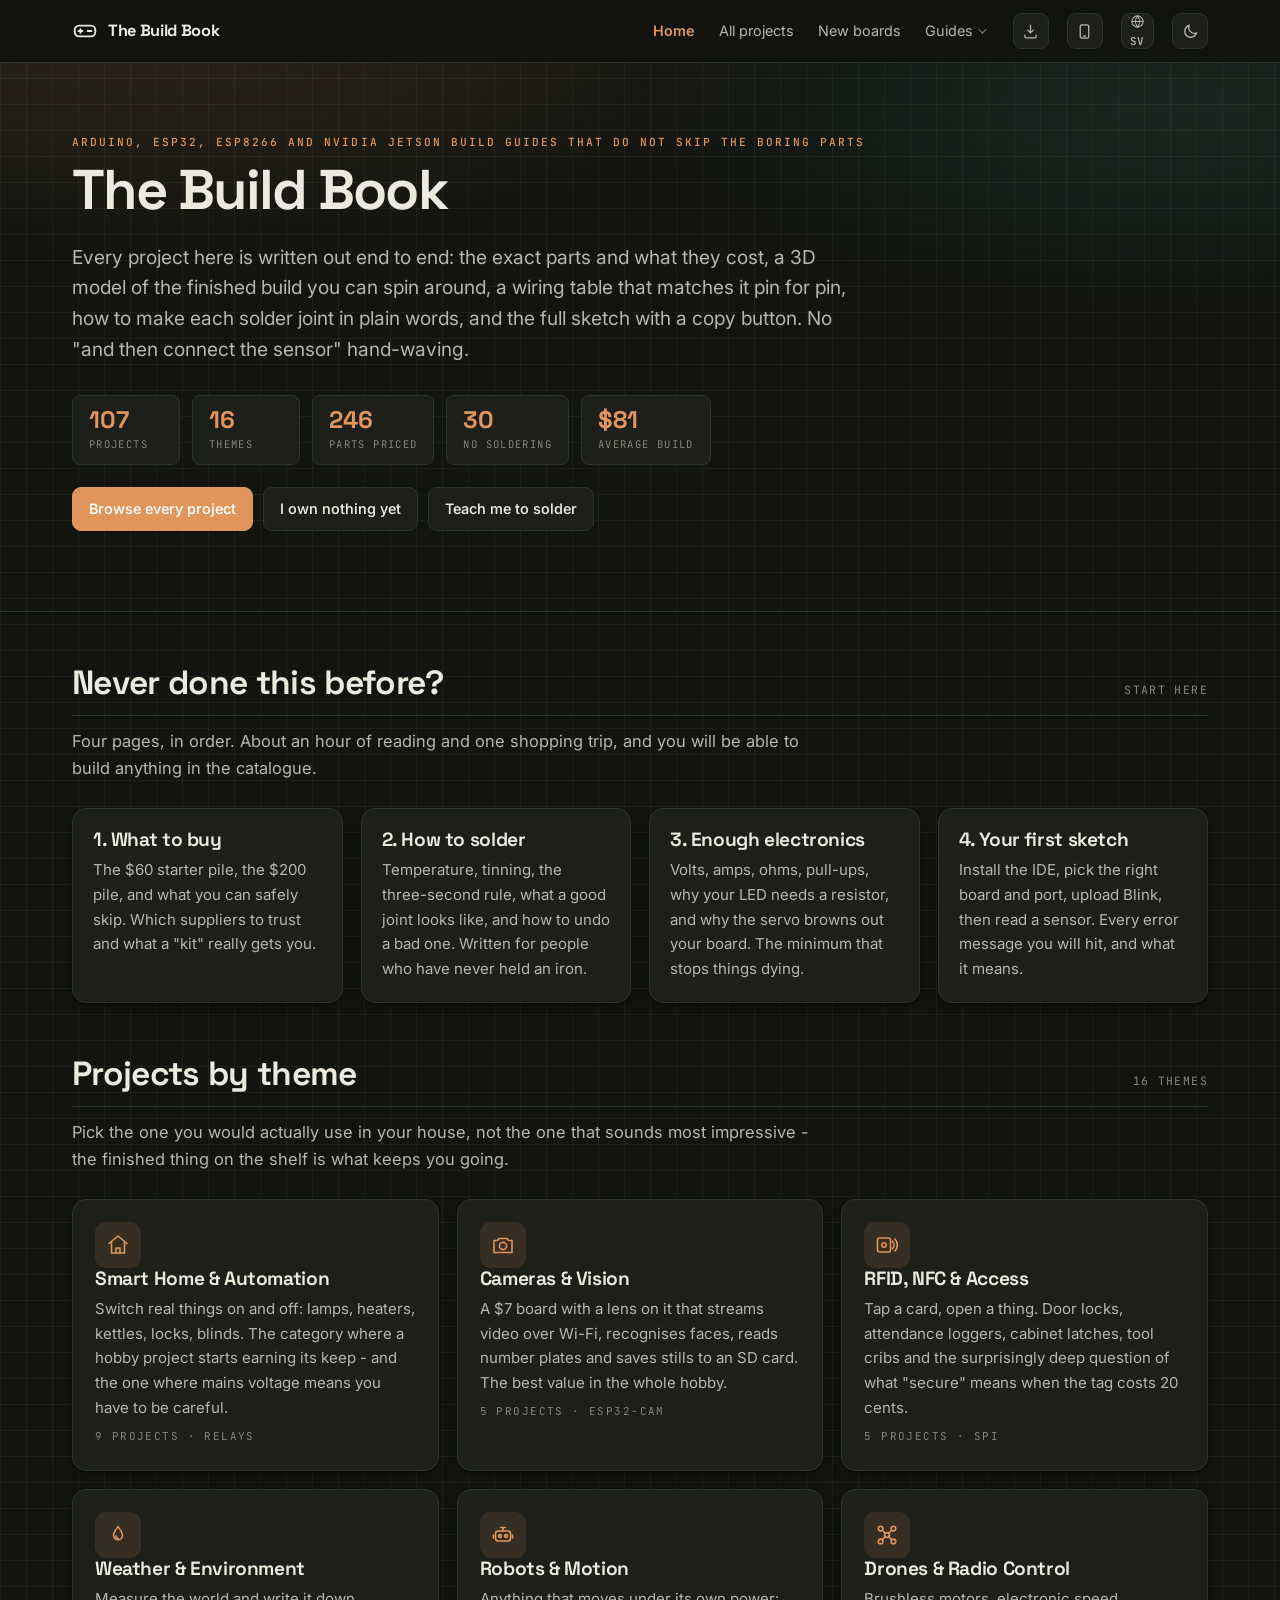
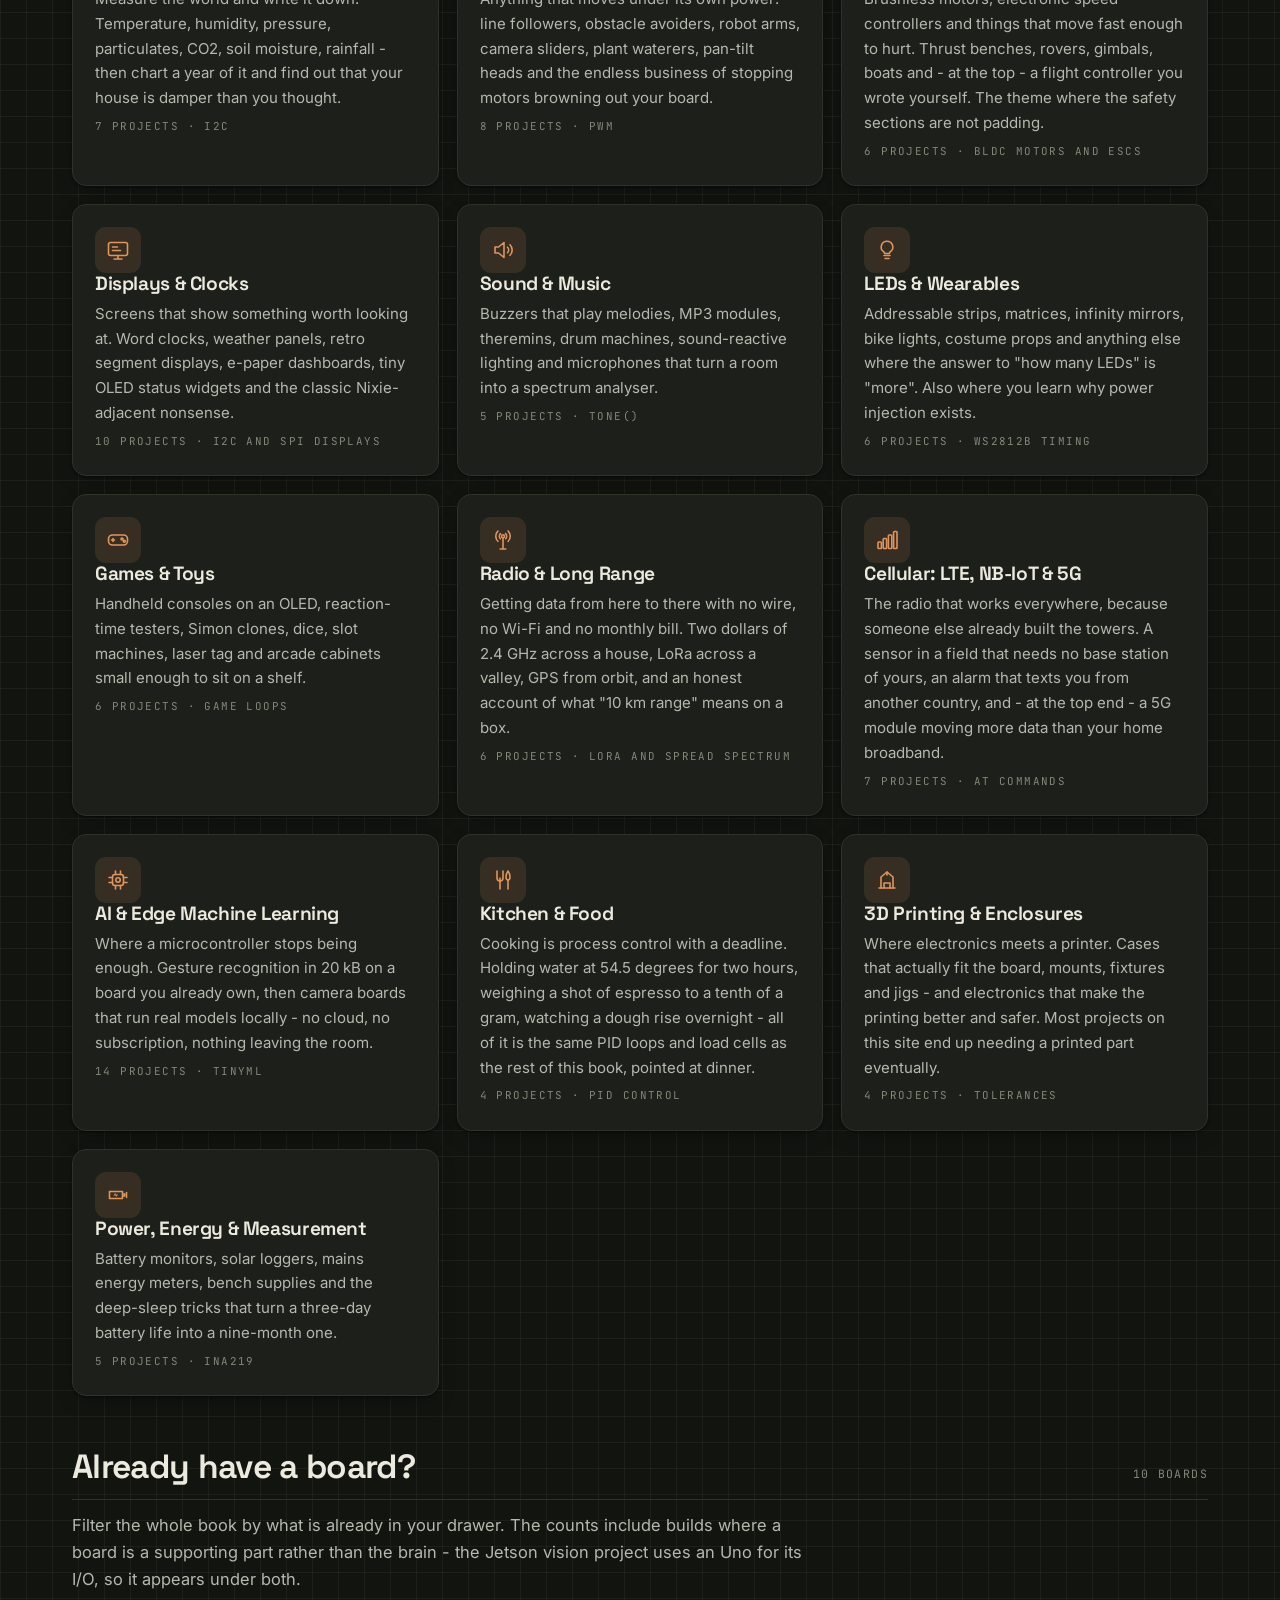
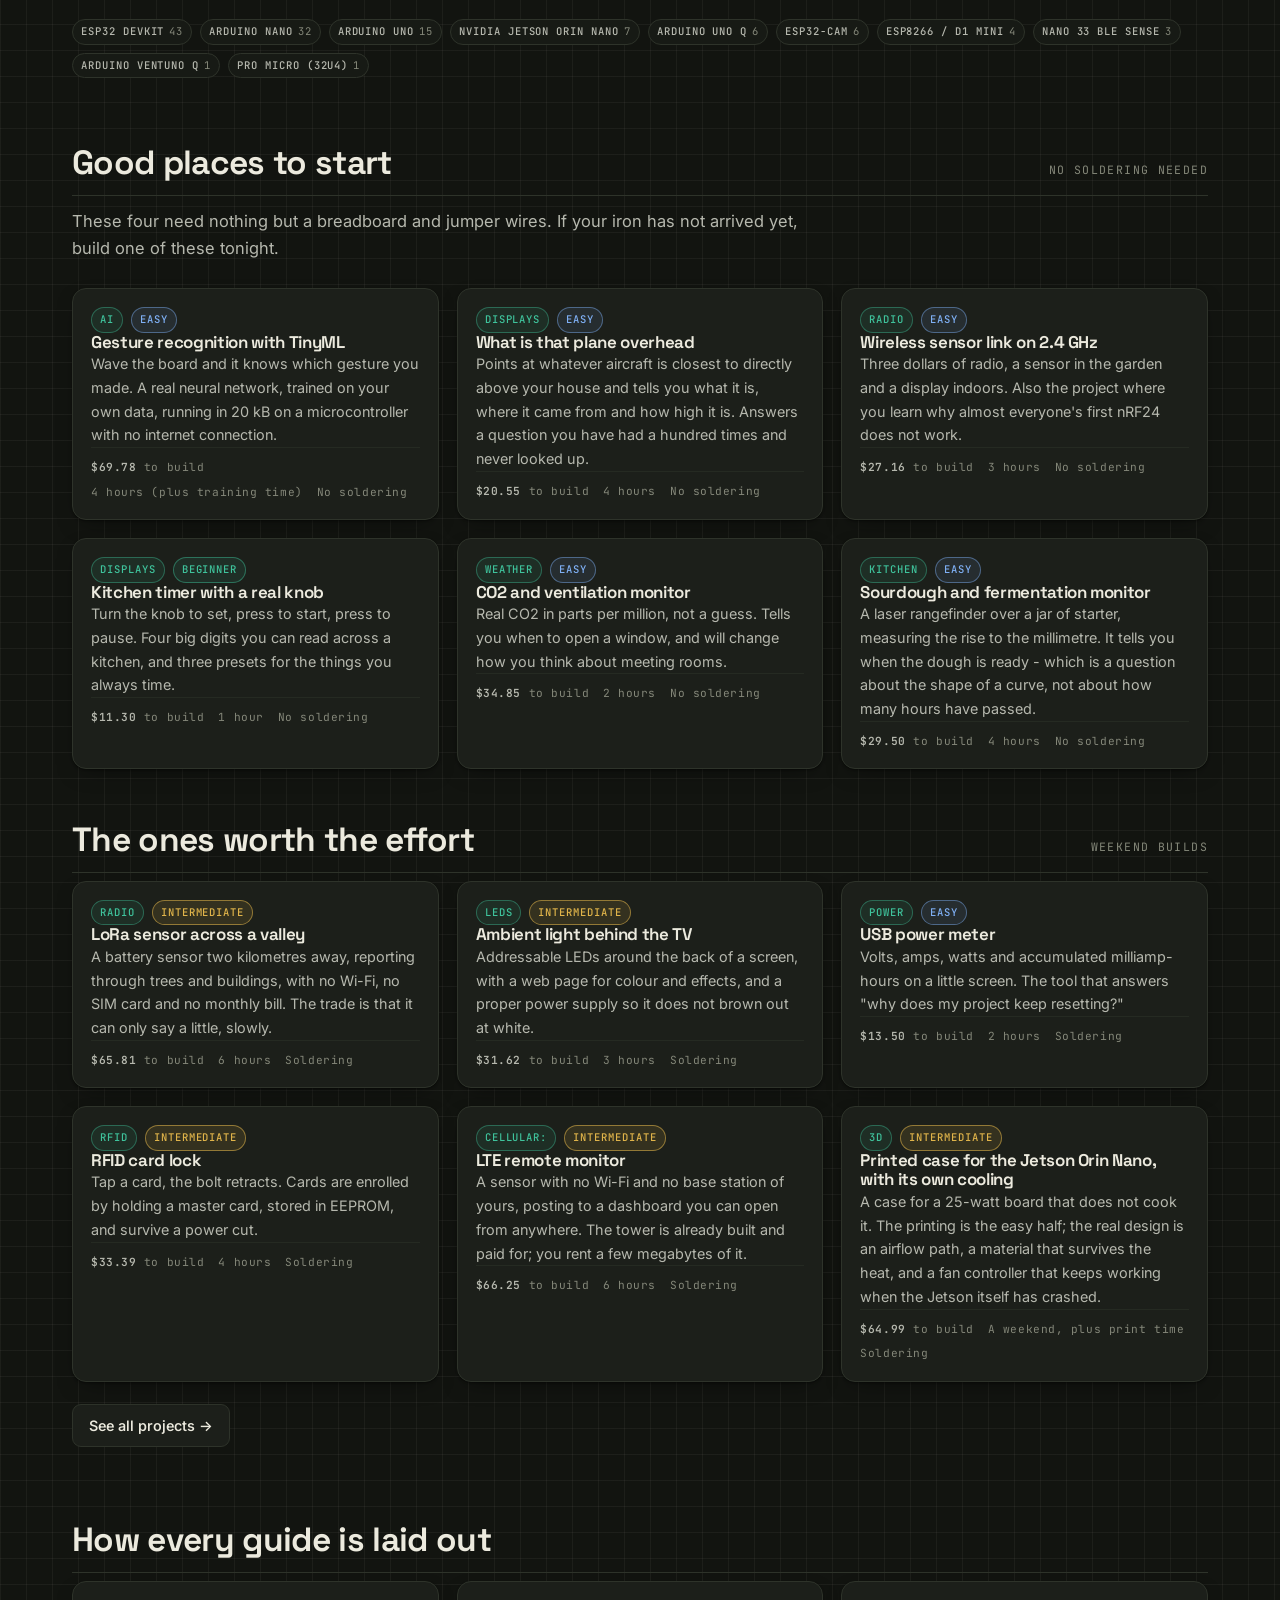
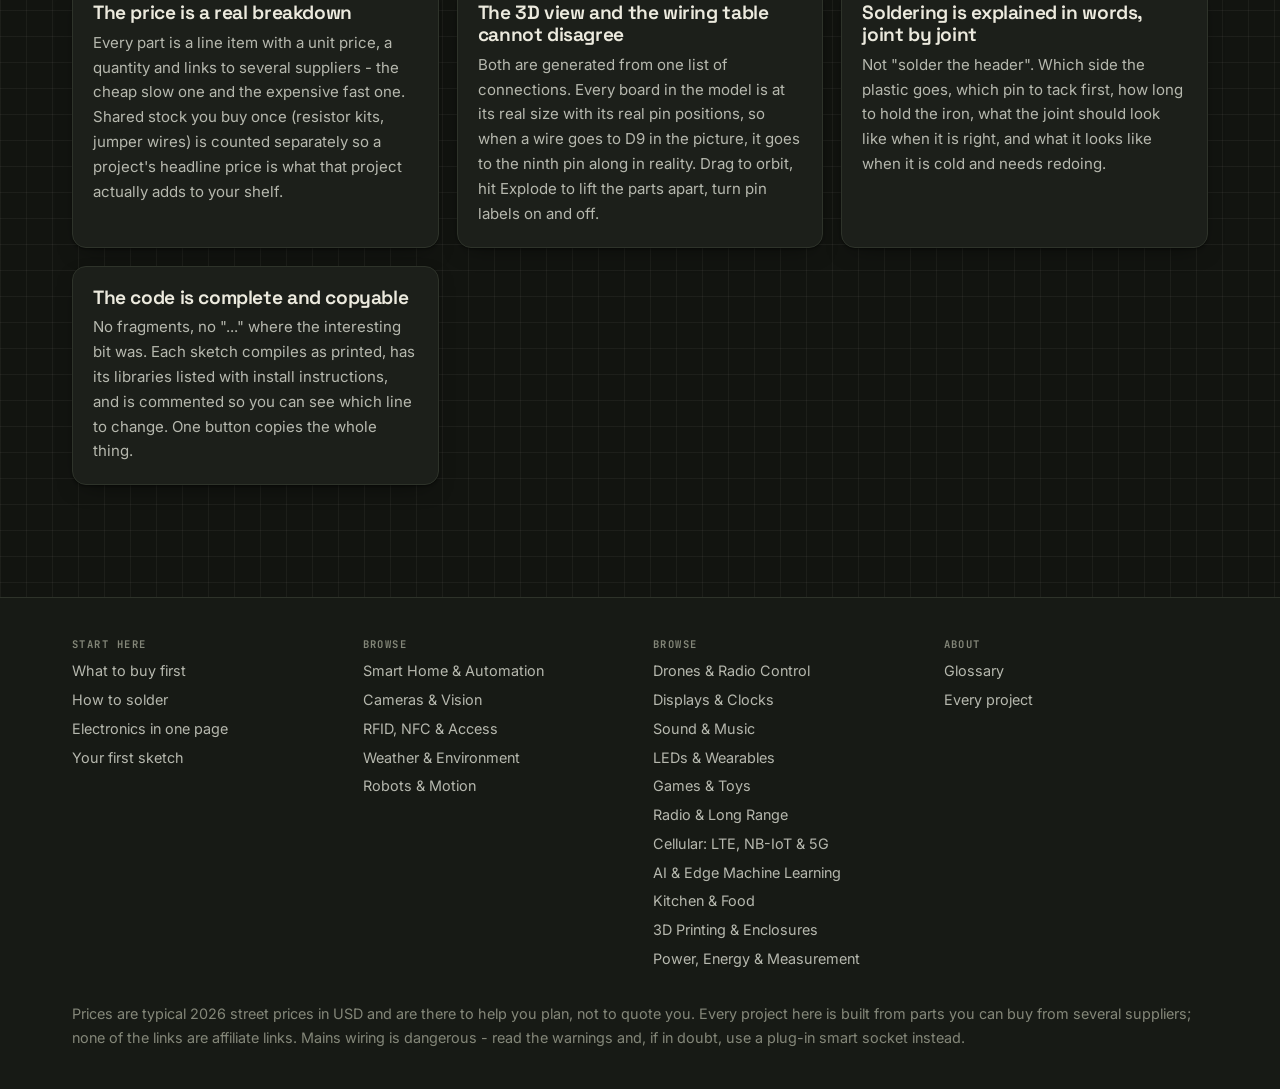
<file: index.html>
<!DOCTYPE html>
<html lang="en">
<head>
<meta charset="utf-8">
<meta name="viewport" content="width=device-width, initial-scale=1">
<title>The Build Book</title>
<meta name="description" content="Build guides for Arduino, ESP32, ESP8266 and NVIDIA Jetson, with the whole build written down: what to buy and what it costs, how to wire it, how to solder it, and code you can copy. Plus a 3D view of every build.">
<link rel="icon" href="assets/favicon.svg" type="image/svg+xml">
<link rel="manifest" href="manifest.webmanifest">
<link rel="apple-touch-icon" href="assets/icons/apple-touch-icon.png">
<meta name="theme-color" content="#b4662b">
<meta name="apple-mobile-web-app-capable" content="yes">
<meta name="apple-mobile-web-app-status-bar-style" content="black-translucent">
<meta name="apple-mobile-web-app-title" content="Build Book">
<link rel="preconnect" href="https://fonts.googleapis.com">
<link rel="preconnect" href="https://fonts.gstatic.com" crossorigin>
<link href="https://fonts.googleapis.com/css2?family=Inter:wght@400;500;600&family=Space+Grotesk:wght@500;600;700&family=JetBrains+Mono:wght@400;500;600&display=swap" rel="stylesheet">
<link rel="stylesheet" href="assets/css/style.css">
<script>(function(){try{var t=localStorage.getItem('ab-theme')||'dark';document.documentElement.setAttribute('data-theme',t);}catch(e){}}());</script>
</head>
<body>
<a class="skip" href="#main">Skip to content</a>

<section class="hero">
  <div class="wrap">
    <p class="kicker">Arduino, ESP32, ESP8266 and NVIDIA Jetson build guides that do not skip the boring parts</p>
    <h1>The Build Book</h1>
    <p class="lede">Every project here is written out end to end: the exact parts and what they cost, a 3D model of the
    finished build you can spin around, a wiring table that matches it pin for pin, how to make each solder joint in
    plain words, and the full sketch with a copy button. No "and then connect the sensor" hand-waving.</p>
    <div class="hero-stats" id="stats"></div>
    <div class="btn-row">
      <a class="btn btn-primary" href="projects.html">Browse every project</a>
      <a class="btn" href="basics/tools.html">I own nothing yet</a>
      <a class="btn" href="basics/soldering.html">Teach me to solder</a>
    </div>
  </div>
</section>

<main class="wrap" id="main">

  <section class="section">
    <div class="sec-head"><h2>Never done this before?</h2><span class="count">Start here</span></div>
    <p class="sec-sub">Four pages, in order. About an hour of reading and one shopping trip, and you will be able to
    build anything in the catalogue.</p>
    <div class="grid grid-4">
      <a class="card" href="basics/tools.html"><h3>1. What to buy</h3><p>The $60 starter pile, the $200 pile, and what
      you can safely skip. Which suppliers to trust and what a "kit" really gets you.</p></a>
      <a class="card" href="basics/soldering.html"><h3>2. How to solder</h3><p>Temperature, tinning, the three-second
      rule, what a good joint looks like, and how to undo a bad one. Written for people who have never held an iron.</p></a>
      <a class="card" href="basics/electronics.html"><h3>3. Enough electronics</h3><p>Volts, amps, ohms, pull-ups,
      why your LED needs a resistor, and why the servo browns out your board. The minimum that stops things dying.</p></a>
      <a class="card" href="basics/programming.html"><h3>4. Your first sketch</h3><p>Install the IDE, pick the right
      board and port, upload Blink, then read a sensor. Every error message you will hit, and what it means.</p></a>
    </div>
  </section>

  <section class="section">
    <div class="sec-head"><h2>Projects by theme</h2><span class="count" id="cat-count"></span></div>
    <p class="sec-sub">Pick the one you would actually use in your house, not the one that sounds
    most impressive - the finished thing on the shelf is what keeps you going.</p>
    <div class="grid grid-3" id="cats"></div>
  </section>

  <section class="section">
    <div class="sec-head"><h2>Already have a board?</h2><span class="count" id="board-count"></span></div>
    <p class="sec-sub">Filter the whole book by what is already in your drawer. The counts include builds where
    a board is a supporting part rather than the brain - the Jetson vision project uses an Uno for its I/O, so
    it appears under both.</p>
    <div class="pill-list" id="boards"></div>
  </section>

  <section class="section">
    <div class="sec-head"><h2>Good places to start</h2><span class="count">No soldering needed</span></div>
    <p class="sec-sub">These four need nothing but a breadboard and jumper wires. If your iron has not arrived yet,
    build one of these tonight.</p>
    <div class="grid grid-3" id="easy"></div>
  </section>

  <section class="section">
    <div class="sec-head"><h2>The ones worth the effort</h2><span class="count">Weekend builds</span></div>
    <div class="grid grid-3" id="feature"></div>
    <div class="btn-row"><a class="btn" href="projects.html">See all projects &rarr;</a></div>
  </section>

  <section class="section">
    <div class="sec-head"><h2>How every guide is laid out</h2></div>
    <div class="grid grid-2">
      <div class="card">
        <h3>The price is a real breakdown</h3>
        <p>Every part is a line item with a unit price, a quantity and links to several suppliers - the cheap slow one
        and the expensive fast one. Shared stock you buy once (resistor kits, jumper wires) is counted separately so a
        project's headline price is what that project actually adds to your shelf.</p>
      </div>
      <div class="card">
        <h3>The 3D view and the wiring table cannot disagree</h3>
        <p>Both are generated from one list of connections. Every board in the model is at its real size with its real
        pin positions, so when a wire goes to D9 in the picture, it goes to the ninth pin along in reality. Drag to
        orbit, hit Explode to lift the parts apart, turn pin labels on and off.</p>
      </div>
      <div class="card">
        <h3>Soldering is explained in words, joint by joint</h3>
        <p>Not "solder the header". Which side the plastic goes, which pin to tack first, how long to hold the iron,
        what the joint should look like when it is right, and what it looks like when it is cold and needs redoing.</p>
      </div>
      <div class="card">
        <h3>The code is complete and copyable</h3>
        <p>No fragments, no "..." where the interesting bit was. Each sketch compiles as printed, has its libraries
        listed with install instructions, and is commented so you can see which line to change. One button copies
        the whole thing.</p>
      </div>
    </div>
  </section>

</main>

<script src="assets/data/parts.js"></script>
<script src="assets/data/categories.js"></script>
<script src="assets/data/index.js"></script>
<script src="assets/data/i18n.js"></script>
<script src="assets/js/site.js"></script>
<script>
(function () {
  AB.chrome('index.html');

  var idx = AB.index || [];
  var totalCost = idx.reduce(function (a, p) { return a + p.cost; }, 0);
  document.getElementById('stats').innerHTML = [
    [idx.length, 'Projects'],
    [AB.categories.length, 'Themes'],
    [AB.parts.length, 'Parts priced'],
    [idx.filter(function (p) { return !p.solder; }).length, 'No soldering'],
    ['$' + Math.round(totalCost / (idx.length || 1)), 'Average build']
  ].map(function (s) {
    return '<div class="stat"><span class="stat-num">' + s[0] + '</span><span class="stat-label">' + s[1] + '</span></div>';
  }).join('');

  document.getElementById('cat-count').textContent = AB.categories.length + ' themes';

  /* Built from the projects, so a board only appears once something
     uses it - and the counts cannot drift out of step with the book. */
  var boardCount = {};
  AB.index.forEach(function (p) {
    (p.boards || []).forEach(function (b) { boardCount[b] = (boardCount[b] || 0) + 1; });
  });
  var boardIds = Object.keys(boardCount).sort(function (a, b) {
    return boardCount[b] - boardCount[a] || AB.boardName(a).localeCompare(AB.boardName(b));
  });
  document.getElementById('board-count').textContent = boardIds.length + ' boards';
  document.getElementById('boards').innerHTML = boardIds.map(function (b) {
    return '<a class="chip" href="projects.html?board=' + encodeURIComponent(b) + '">' +
           AB.esc(AB.boardName(b)) + ' <span class="n">' + boardCount[b] + '</span></a>';
  }).join('');
  document.getElementById('cats').innerHTML = AB.categories.map(function (c) {
    var n = idx.filter(function (p) { return p.cat === c.slug; }).length;
    return '<a class="card cat-card" href="projects.html?cat=' + c.slug + '">' +
      '<span class="cat-ico"><svg width="24" height="24" viewBox="0 0 24 24" fill="none" stroke="currentColor" ' +
      'stroke-width="1.6" stroke-linecap="round" stroke-linejoin="round">' + c.icon + '</svg></span>' +
      '<h3>' + AB.esc(c.name) + '</h3><p>' + AB.esc(c.blurb) + '</p>' +
      '<span class="n">' + n + ' project' + (n === 1 ? '' : 's') + ' &middot; ' + AB.esc(c.learn.split(',')[0]) + '</span></a>';
  }).join('');

  function cards(host, list) {
    document.getElementById(host).innerHTML = list.map(function (p) { return AB.projectCard(p, ''); }).join('');
  }

  /* There is one featured build per theme, and only six slots. Shuffle so
     that every theme gets its turn on the front page rather than the same
     six alphabetically-first categories every time. */
  function shuffled(list) {
    var a = list.slice();
    for (var i = a.length - 1; i > 0; i--) {
      var j = Math.floor(Math.random() * (i + 1));
      var t = a[i]; a[i] = a[j]; a[j] = t;
    }
    return a;
  }

  cards('easy', shuffled(idx.filter(function (p) { return !p.solder && p.level <= 2; })).slice(0, 6));
  cards('feature', shuffled(idx.filter(function (p) { return p.feature; })).slice(0, 6));
}());
</script>
</body>
</html>
</file>
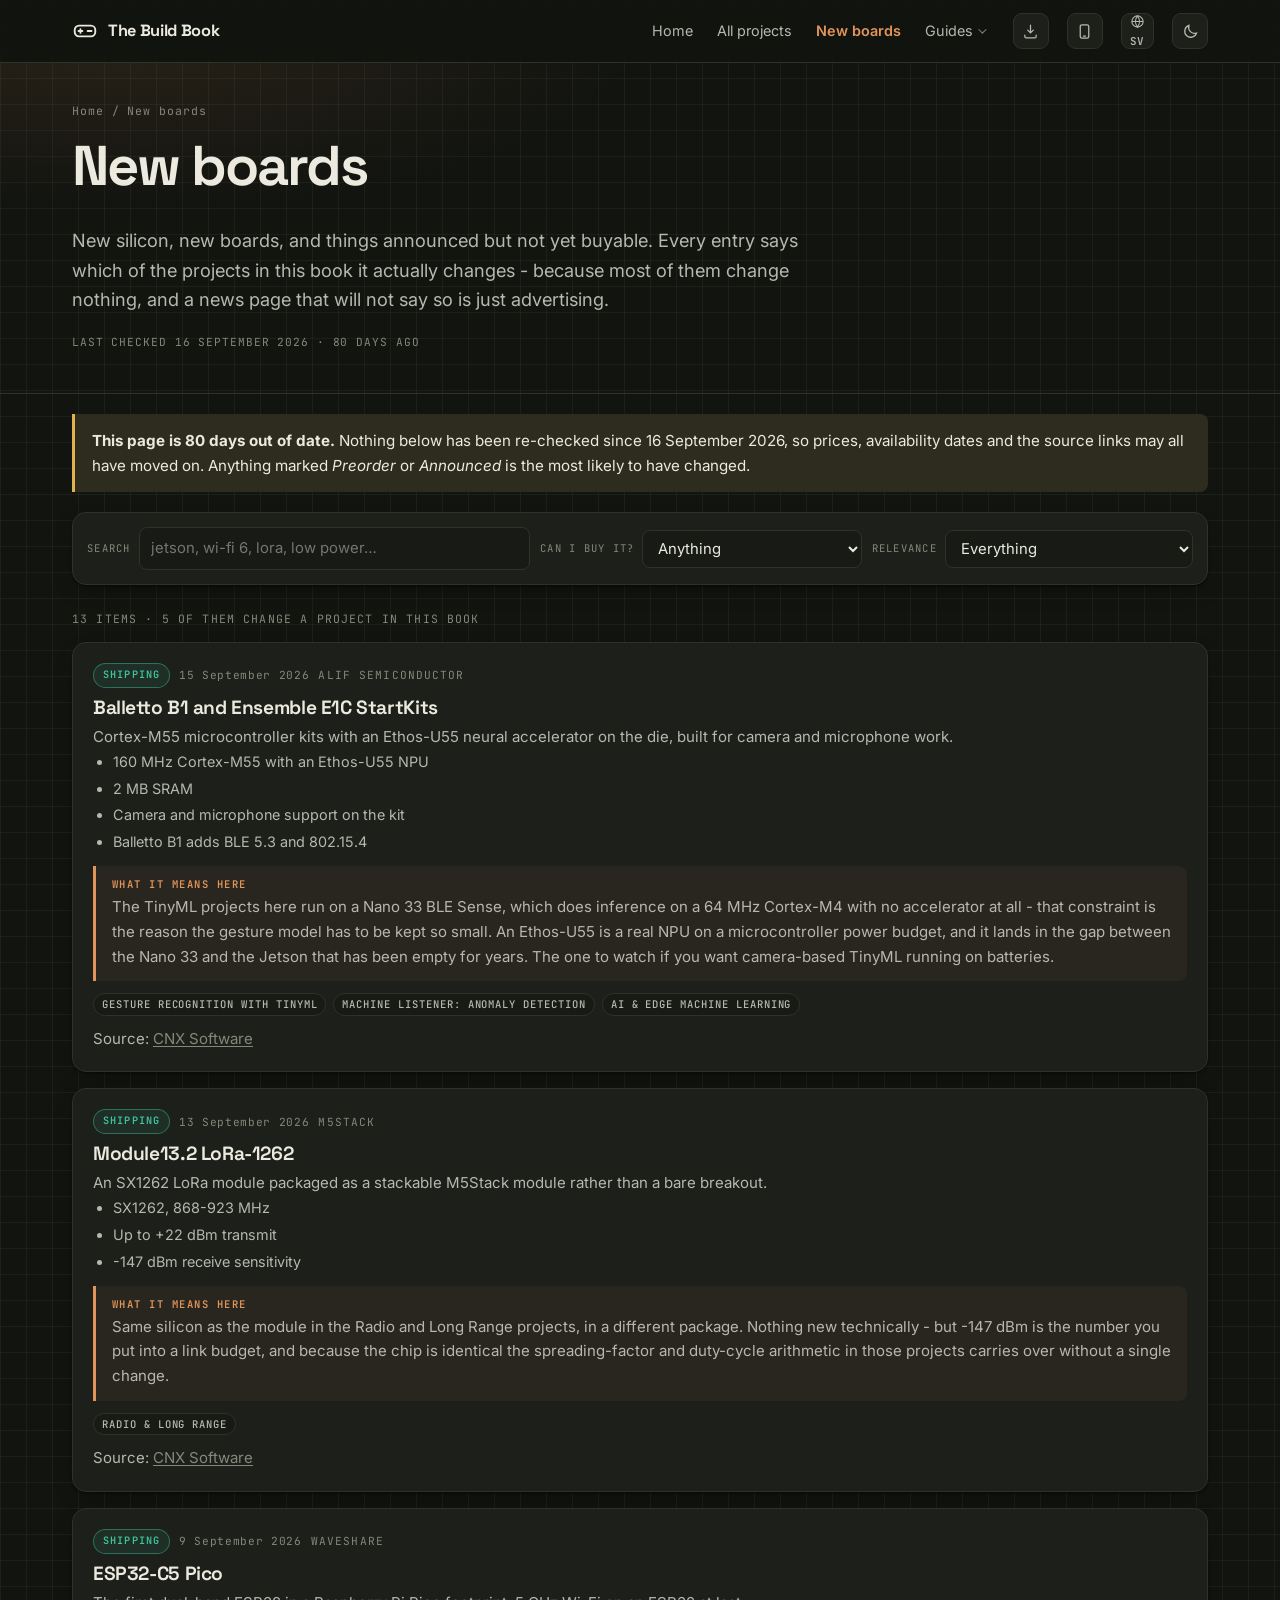
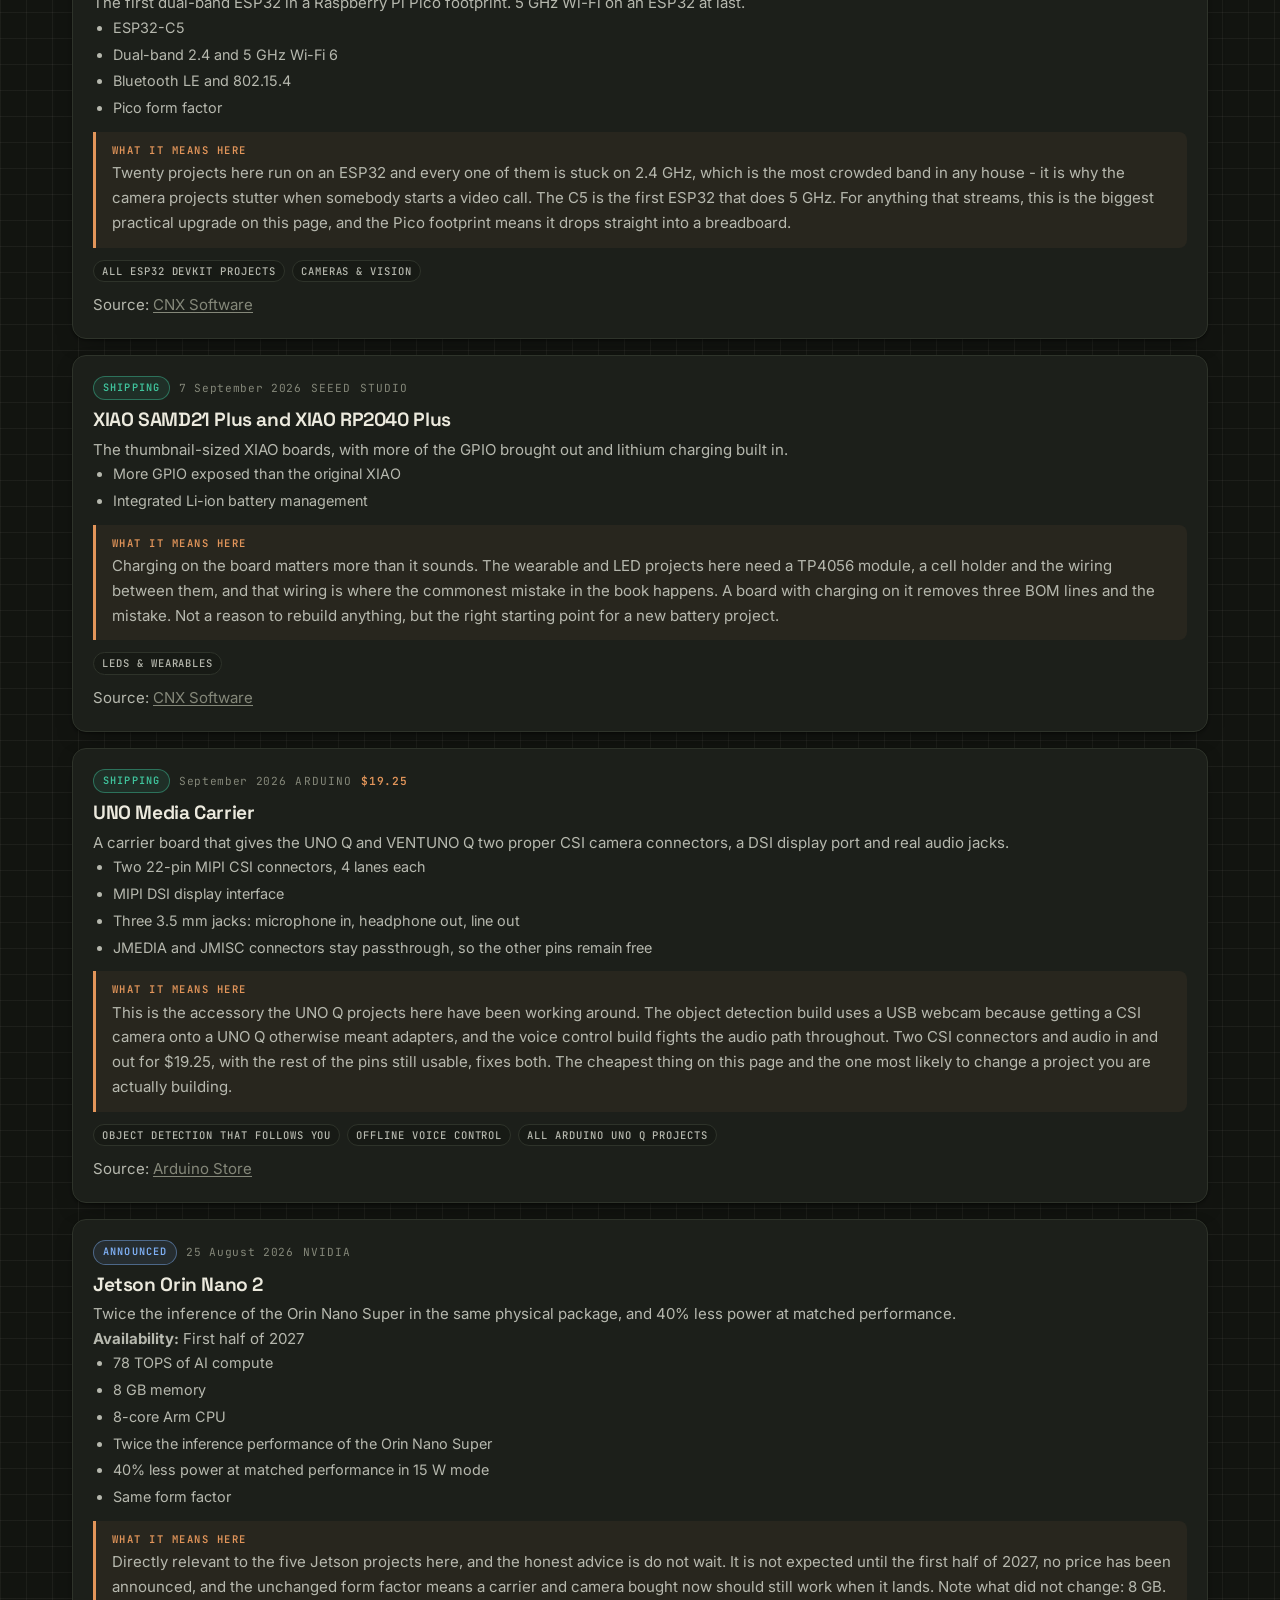
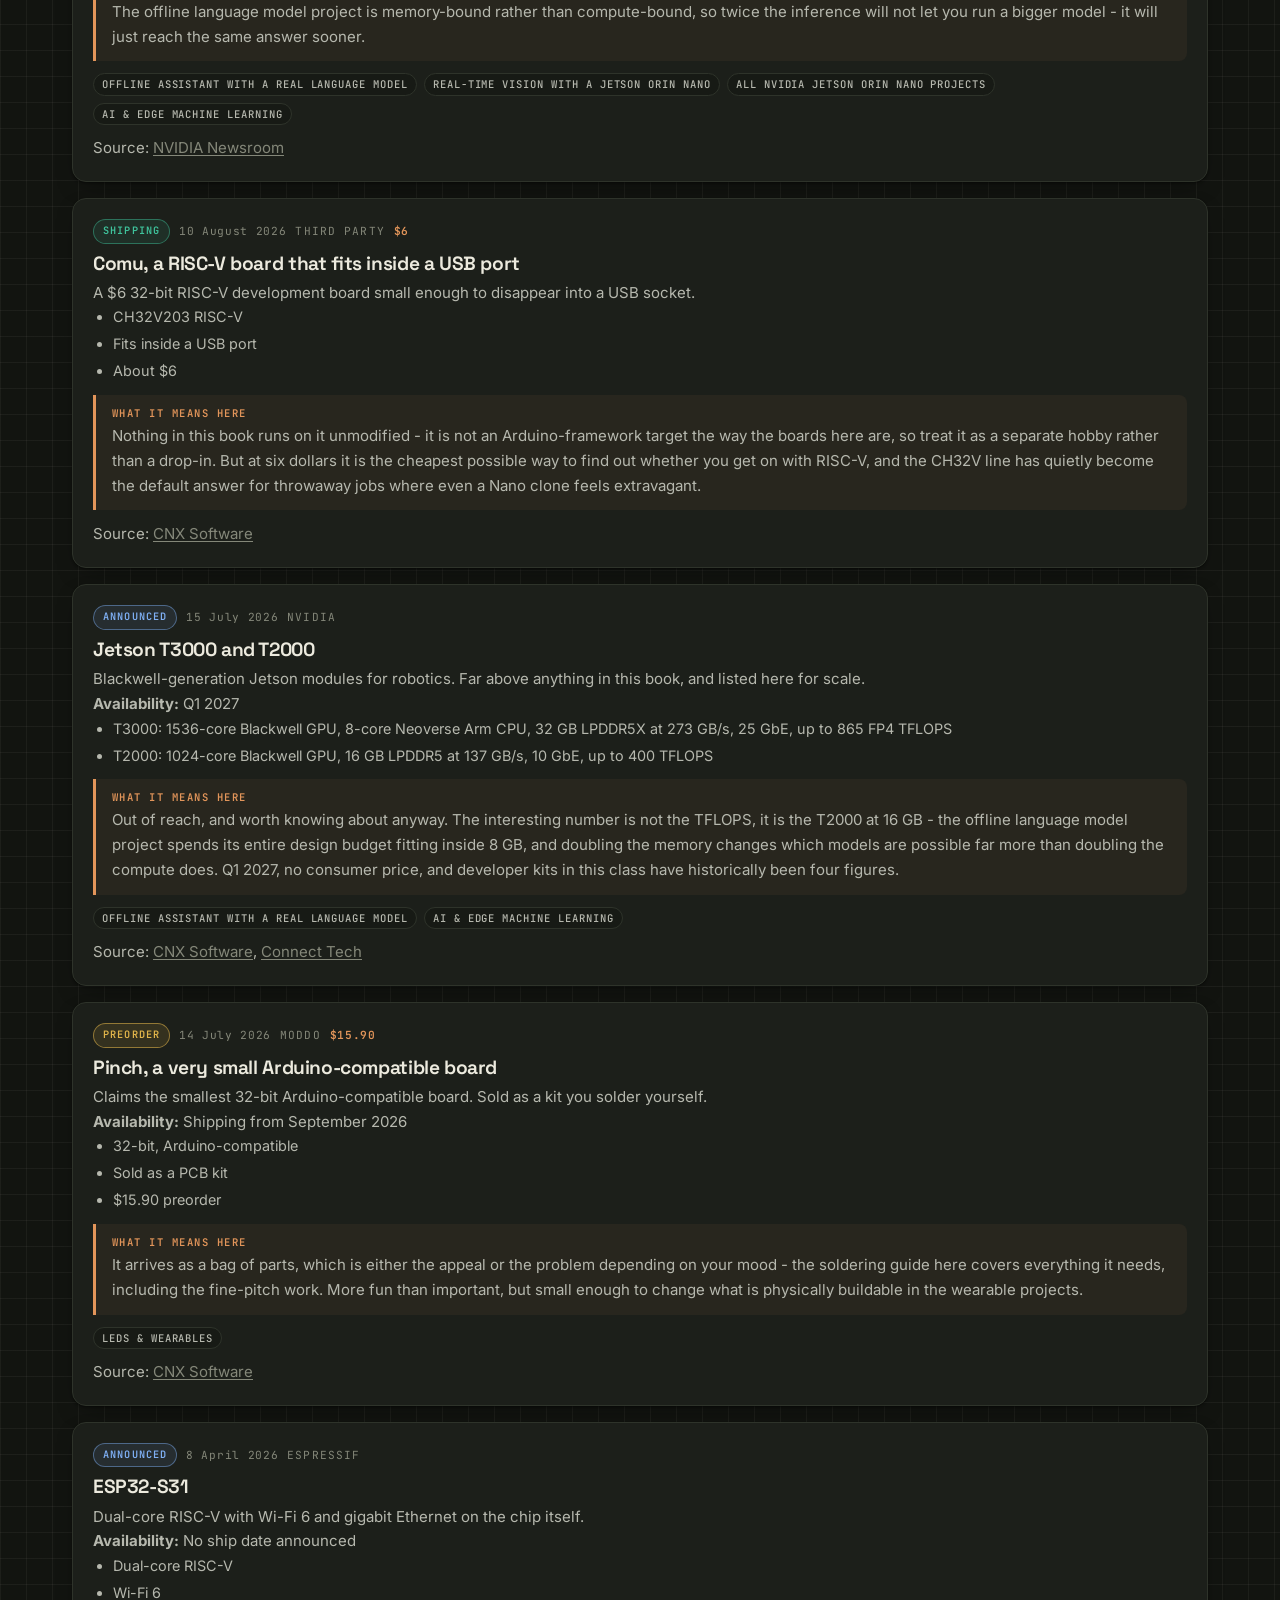
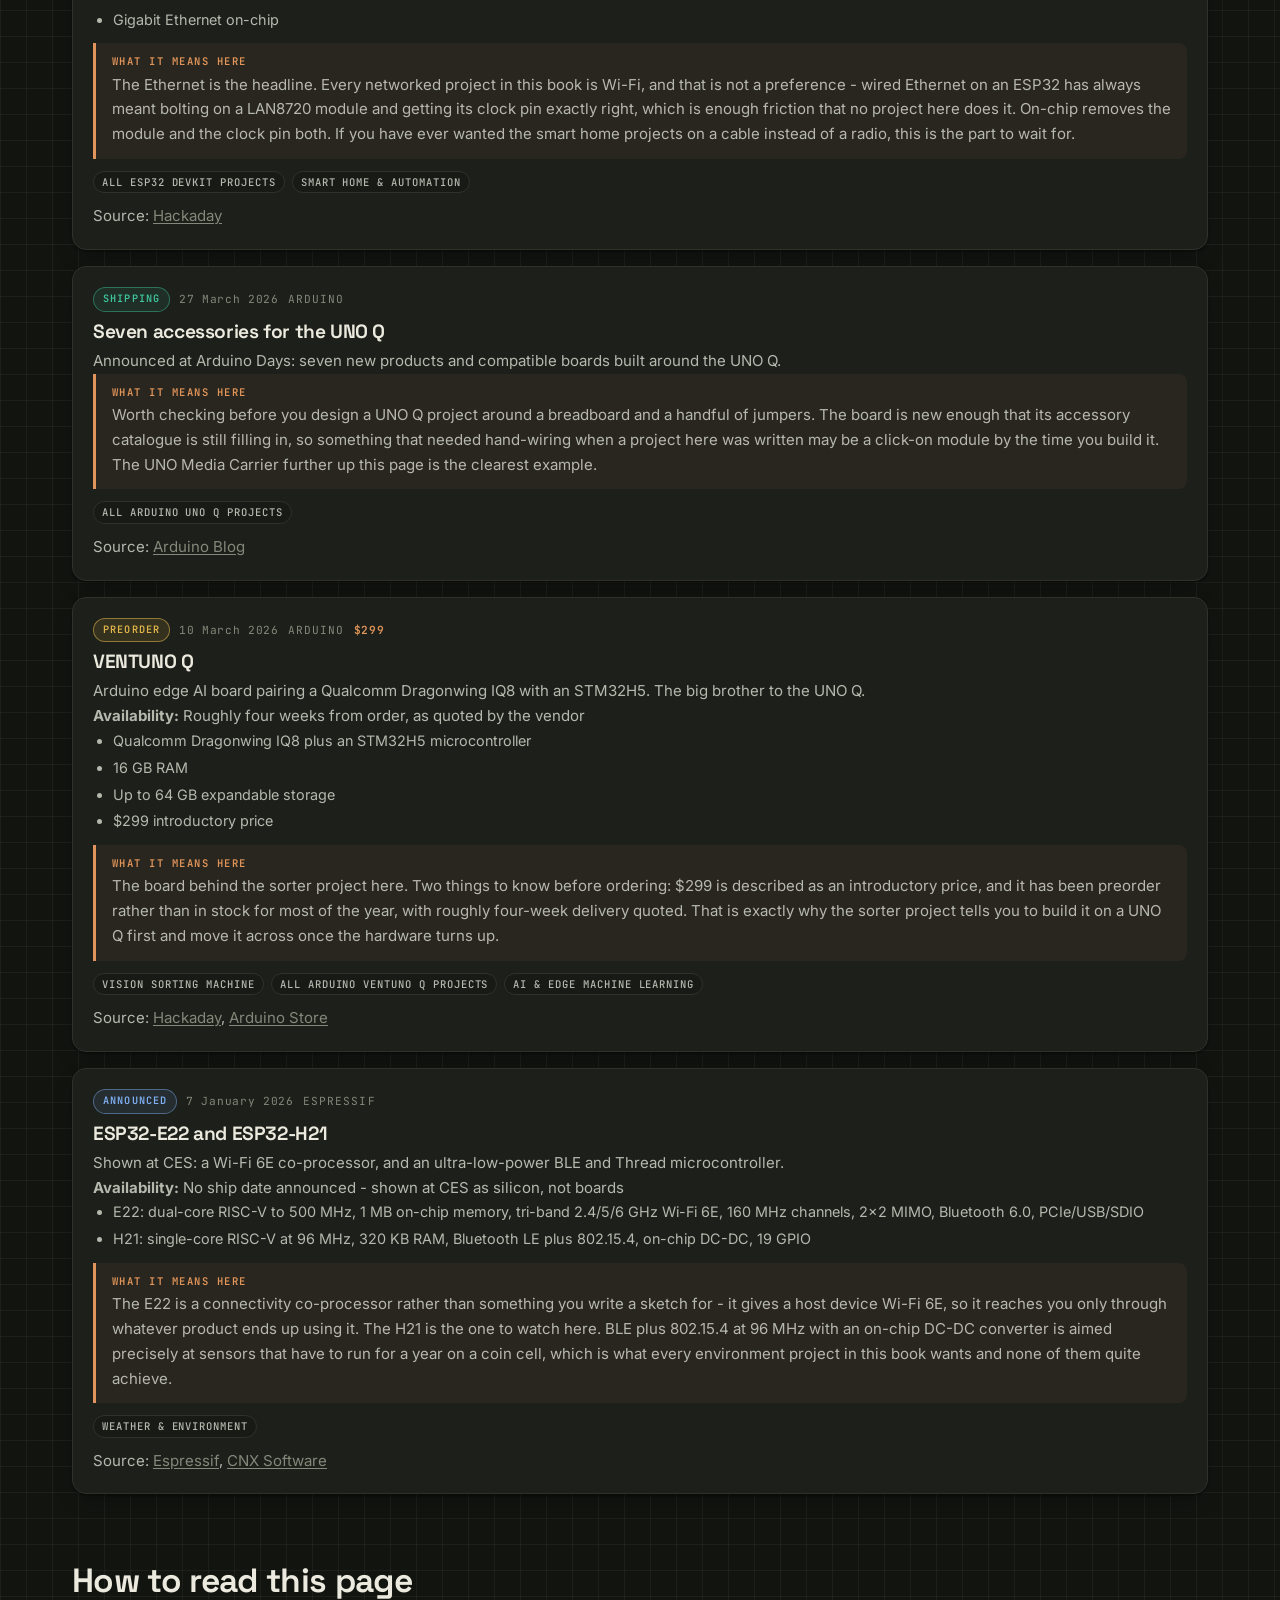
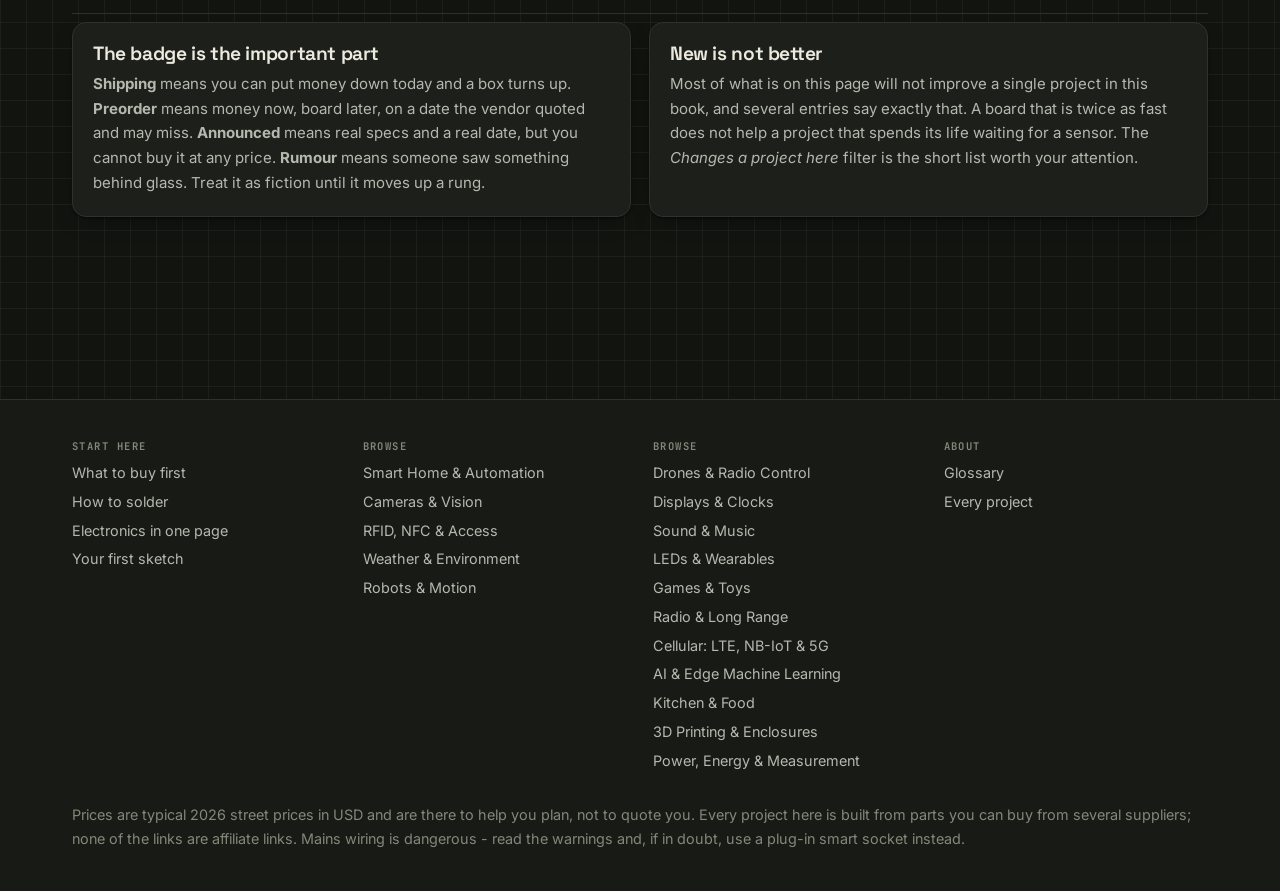
<file: news.html>
<!DOCTYPE html>
<html lang="en">
<head>
<meta charset="utf-8">
<meta name="viewport" content="width=device-width, initial-scale=1">
<title>New boards — The Build Book</title>
<meta name="description" content="New and upcoming microcontroller and edge AI boards — Arduino, ESP32, Jetson and others — with an honest note on which of them actually changes a project in this book.">
<link rel="icon" href="assets/favicon.svg" type="image/svg+xml">
<link rel="manifest" href="manifest.webmanifest">
<link rel="apple-touch-icon" href="assets/icons/apple-touch-icon.png">
<meta name="theme-color" content="#b4662b">
<meta name="apple-mobile-web-app-capable" content="yes">
<meta name="apple-mobile-web-app-status-bar-style" content="black-translucent">
<meta name="apple-mobile-web-app-title" content="Build Book">
<link rel="preconnect" href="https://fonts.googleapis.com">
<link rel="preconnect" href="https://fonts.gstatic.com" crossorigin>
<link href="https://fonts.googleapis.com/css2?family=Inter:wght@400;500;600&family=Space+Grotesk:wght@500;600;700&family=JetBrains+Mono:wght@400;500;600&display=swap" rel="stylesheet">
<link rel="stylesheet" href="assets/css/style.css">
<script>(function(){try{var t=localStorage.getItem('ab-theme')||'dark';document.documentElement.setAttribute('data-theme',t);}catch(e){}}());</script>
</head>
<body>
<a class="skip" href="#main">Skip to content</a>

<section class="proj-head">
  <div class="wrap">
    <div class="crumbs"><a href="index.html">Home</a> / New boards</div>
    <h1>New boards</h1>
    <p class="lede">New silicon, new boards, and things announced but not yet buyable. Every entry says which
    of the projects in this book it actually changes - because most of them change nothing, and a news page
    that will not say so is just advertising.</p>
    <p class="checked" id="checked"></p>
  </div>
</section>

<main class="wrap" id="main" style="padding-bottom:70px">

  <div id="stale"></div>

  <div class="toolbar">
    <div class="field" style="flex:2 1 260px">
      <label for="nq">Search</label>
      <input id="nq" type="search" placeholder="jetson, wi-fi 6, lora, low power&hellip;" autocomplete="off">
    </div>
    <div class="field">
      <label for="f-status">Can I buy it?</label>
      <select id="f-status">
        <option value="">Anything</option>
        <option value="buyable">Yes, today</option>
        <option value="shipping">Shipping</option>
        <option value="preorder">Preorder</option>
        <option value="announced">Announced only</option>
        <option value="rumour">Rumour</option>
      </select>
    </div>
    <div class="field">
      <label for="f-rel">Relevance</label>
      <select id="f-rel">
        <option value="">Everything</option>
        <option value="projects">Changes a project here</option>
      </select>
    </div>
  </div>

  <p class="result-count" id="ncount"></p>
  <div id="nlist"></div>

  <section class="section">
    <div class="sec-head"><h2>How to read this page</h2></div>
    <div class="grid grid-2">
      <div class="card">
        <h3>The badge is the important part</h3>
        <p><strong>Shipping</strong> means you can put money down today and a box turns up.
        <strong>Preorder</strong> means money now, board later, on a date the vendor quoted and may miss.
        <strong>Announced</strong> means real specs and a real date, but you cannot buy it at any price.
        <strong>Rumour</strong> means someone saw something behind glass. Treat it as fiction until it
        moves up a rung.</p>
      </div>
      <div class="card">
        <h3>New is not better</h3>
        <p>Most of what is on this page will not improve a single project in this book, and several entries
        say exactly that. A board that is twice as fast does not help a project that spends its life waiting
        for a sensor. The <em>Changes a project here</em> filter is the short list worth your attention.</p>
      </div>
    </div>
  </section>
</main>

<script src="assets/data/parts.js"></script>
<script src="assets/data/categories.js"></script>
<script src="assets/data/index.js"></script>
<script src="assets/data/news.js"></script>
<script src="assets/data/i18n.js"></script>
<script src="assets/js/site.js"></script>
<script>
(function () {
  AB.chrome('news.html');

  var MONTHS = ['January', 'February', 'March', 'April', 'May', 'June',
                'July', 'August', 'September', 'October', 'November', 'December'];

  /* Parsed as UTC on purpose - "2026-09-15" is a date, not a moment, and
     letting the local timezone shift it can print the day before. */
  function parts(iso) {
    var b = iso.split('-');
    return { y: +b[0], m: +b[1], d: +b[2] };
  }
  function fmt(iso, approx) {
    var p = parts(iso);
    return approx ? MONTHS[p.m - 1] + ' ' + p.y : p.d + ' ' + MONTHS[p.m - 1] + ' ' + p.y;
  }
  function daysSince(iso) {
    return Math.round((Date.now() - Date.parse(iso + 'T00:00:00Z')) / 86400000);
  }

  var STATUS = {
    shipping:  { label: 'Shipping',  cls: 'ok',   hint: 'You can buy this today' },
    preorder:  { label: 'Preorder',  cls: 'warn', hint: 'Money now, board later' },
    announced: { label: 'Announced', cls: 'info', hint: 'Real specs, not yet buyable' },
    rumour:    { label: 'Rumour',    cls: 'dim',  hint: 'Unconfirmed - treat as fiction' }
  };

  var projIndex = {};
  (AB.index || []).forEach(function (p) { projIndex[p.slug] = p; });

  /* The page is honest about its own age rather than looking evergreen. */
  var age = daysSince(AB.newsChecked);
  document.getElementById('checked').innerHTML =
    'Last checked ' + AB.esc(fmt(AB.newsChecked)) +
    (age <= 1 ? '' : ' &middot; ' + age + ' days ago');
  if (age > 45) {
    document.getElementById('stale').innerHTML =
      '<div class="note warn"><strong>This page is ' + age + ' days out of date.</strong> ' +
      'Nothing below has been re-checked since ' + AB.esc(fmt(AB.newsChecked)) + ', so prices, ' +
      'availability dates and the source links may all have moved on. Anything marked ' +
      '<em>Preorder</em> or <em>Announced</em> is the most likely to have changed.</div>';
  }

  var q = document.getElementById('nq');
  var fStatus = document.getElementById('f-status');
  var fRel = document.getElementById('f-rel');

  function card(n) {
    var st = STATUS[n.status];
    var out = '<article class="card news-item">';

    out += '<div class="news-top">' +
             '<span class="pill ' + st.cls + '" title="' + AB.esc(st.hint) + '">' + st.label + '</span>' +
             '<span class="news-date">' + AB.esc(fmt(n.date, n.approx)) + '</span>' +
             '<span class="news-vendor">' + AB.esc(n.vendor) + '</span>' +
             (n.price ? '<span class="news-price">' + AB.esc(n.price) + '</span>' : '') +
           '</div>';

    out += '<h3>' + AB.esc(n.title) + '</h3>';
    out += '<p class="news-blurb">' + AB.esc(n.blurb) + '</p>';

    if (n.avail) {
      out += '<p class="news-avail"><strong>Availability:</strong> ' + AB.esc(n.avail) + '</p>';
    }

    if ((n.specs || []).length) {
      out += '<ul class="news-specs">' + n.specs.map(function (s) {
        return '<li>' + AB.esc(s) + '</li>';
      }).join('') + '</ul>';
    }

    out += '<div class="news-why"><h4>What it means here</h4><p>' + AB.esc(n.why) + '</p></div>';

    var links = [];
    (n.projects || []).forEach(function (slug) {
      var p = projIndex[slug];
      if (p) links.push('<a class="chip" href="project.html?p=' + encodeURIComponent(slug) + '">' + AB.esc(p.title) + '</a>');
    });
    if (n.part) {
      links.push('<a class="chip" href="projects.html?board=' + encodeURIComponent(n.part) + '">' +
                 'All ' + AB.esc(AB.boardName(n.part)) + ' projects</a>');
    }
    if (n.cat && AB.catIndex[n.cat]) {
      links.push('<a class="chip" href="projects.html?cat=' + encodeURIComponent(n.cat) + '">' +
                 AB.esc(AB.catIndex[n.cat].name) + '</a>');
    }
    if (links.length) out += '<div class="news-links">' + links.join('') + '</div>';

    out += '<p class="news-src">Source: ' + (n.src || []).map(function (s) {
      return '<a href="' + AB.esc(s.u) + '" target="_blank" rel="noopener noreferrer">' + AB.esc(s.t) + '</a>';
    }).join(', ') + '</p>';

    return out + '</article>';
  }

  function render() {
    var term = q.value.trim().toLowerCase();
    var status = fStatus.value;
    var rel = fRel.value;

    var list = (AB.news || []).filter(function (n) {
      if (status === 'buyable') { if (n.status !== 'shipping' && n.status !== 'preorder') return false; }
      else if (status && n.status !== status) return false;

      if (rel === 'projects' && !(n.projects || []).length) return false;

      if (term) {
        var hay = [n.title, n.vendor, n.blurb, n.why, (n.specs || []).join(' '),
                   n.cat && AB.catIndex[n.cat] ? AB.catIndex[n.cat].name : ''].join(' ').toLowerCase();
        if (hay.indexOf(term) < 0) return false;
      }
      return true;
    });

    var changing = list.filter(function (n) { return (n.projects || []).length; }).length;
    document.getElementById('ncount').textContent =
      list.length + (list.length === 1 ? ' item' : ' items') +
      (changing ? ' · ' + changing + ' of them change a project in this book' : '');

    document.getElementById('nlist').innerHTML = list.map(card).join('') ||
      '<div class="empty"><h3>Nothing matches that</h3><p>Try a shorter search, or set the filters back to Anything.</p></div>';
  }

  q.addEventListener('input', render);
  fStatus.addEventListener('change', render);
  fRel.addEventListener('change', render);
  render();
}());
</script>
</body>
</html>
</file>
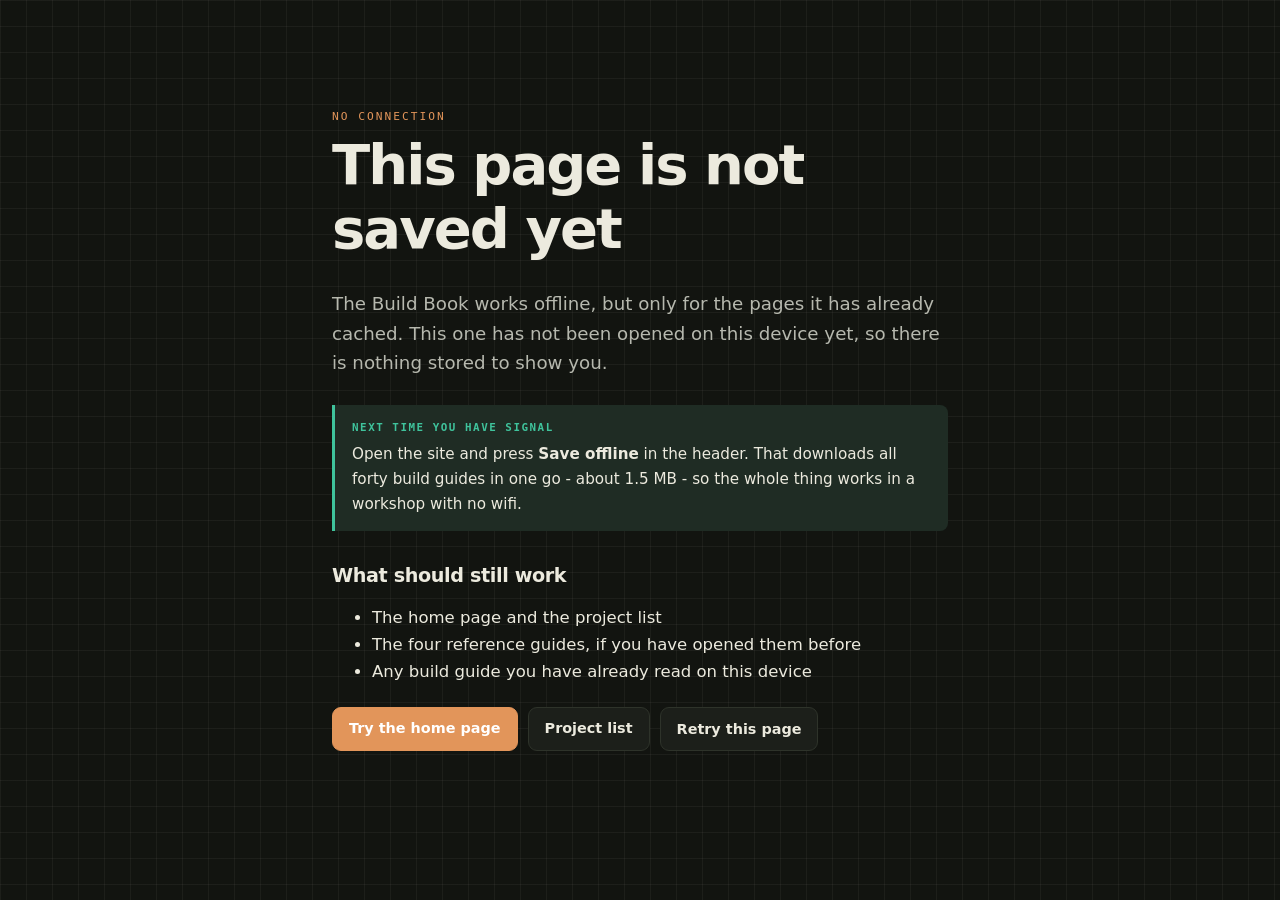
<file: offline.html>
<!DOCTYPE html>
<html lang="en">
<head>
<meta charset="utf-8">
<meta name="viewport" content="width=device-width, initial-scale=1">
<title>Offline — The Build Book</title>
<meta name="theme-color" content="#b4662b">
<link rel="icon" href="assets/favicon.svg" type="image/svg+xml">
<link rel="stylesheet" href="assets/css/style.css">
<script>(function(){try{var t=localStorage.getItem('ab-theme')||'dark';document.documentElement.setAttribute('data-theme',t);}catch(e){}}());</script>
</head>
<body>

<main class="wrap" style="max-width:660px;padding-top:12vh;padding-bottom:60px">
  <p class="kicker">No connection</p>
  <h1 style="font-size:clamp(1.9rem,1.2rem+2.4vw,2.8rem)">This page is not saved yet</h1>
  <p class="lede">The Build Book works offline, but only for the pages it has already cached. This one has
  not been opened on this device yet, so there is nothing stored to show you.</p>

  <div class="note tip" style="margin-top:28px">
    <span class="t">Next time you have signal</span>
    <p>Open the site and press <strong>Save offline</strong> in the header. That downloads all forty build
    guides in one go - about 1.5&nbsp;MB - so the whole thing works in a workshop with no wifi.</p>
  </div>

  <h3 style="margin-top:34px">What should still work</h3>
  <ul id="cached-list">
    <li>The home page and the project list</li>
    <li>The four reference guides, if you have opened them before</li>
    <li>Any build guide you have already read on this device</li>
  </ul>

  <div class="btn-row">
    <a class="btn btn-primary" href="index.html">Try the home page</a>
    <a class="btn" href="projects.html">Project list</a>
    <button class="btn" id="retry">Retry this page</button>
  </div>
</main>

<script>
document.getElementById('retry').addEventListener('click', function () {
  location.reload();
});

/* If the connection comes back while this page is open, go straight on. */
window.addEventListener('online', function () {
  location.reload();
});
</script>
</body>
</html>
</file>
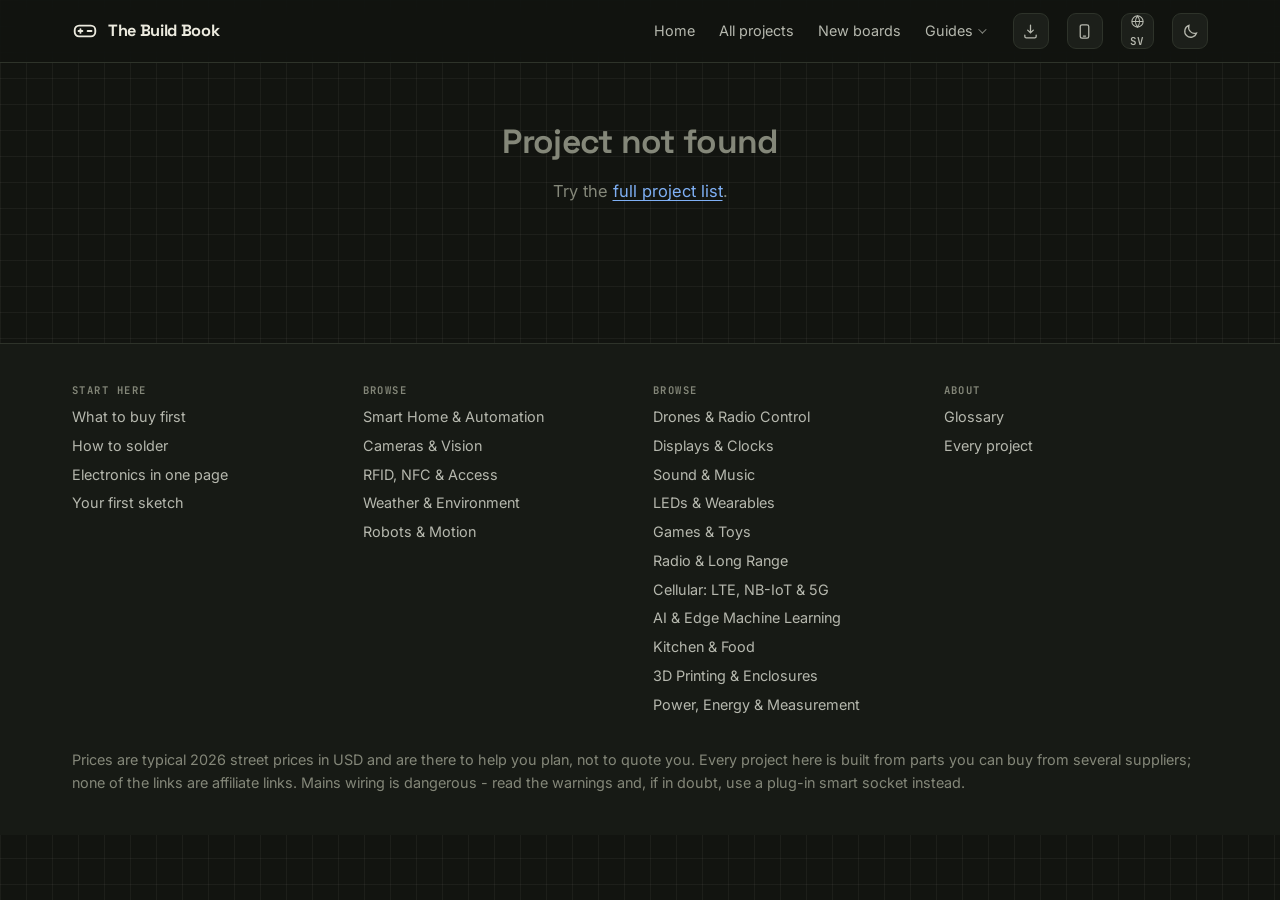
<file: project.html>
<!DOCTYPE html>
<html lang="en">
<head>
<meta charset="utf-8">
<meta name="viewport" content="width=device-width, initial-scale=1">
<title>Project — The Build Book</title>
<meta name="description" content="A complete build guide: parts and prices, a 3D model, a wiring table, soldering instructions and the full sketch.">
<link rel="icon" href="assets/favicon.svg" type="image/svg+xml">
<link rel="manifest" href="manifest.webmanifest">
<link rel="apple-touch-icon" href="assets/icons/apple-touch-icon.png">
<meta name="theme-color" content="#b4662b">
<meta name="apple-mobile-web-app-capable" content="yes">
<meta name="apple-mobile-web-app-status-bar-style" content="black-translucent">
<meta name="apple-mobile-web-app-title" content="Build Book">
<link rel="preconnect" href="https://fonts.googleapis.com">
<link rel="preconnect" href="https://fonts.gstatic.com" crossorigin>
<link href="https://fonts.googleapis.com/css2?family=Inter:wght@400;500;600&family=Space+Grotesk:wght@500;600;700&family=JetBrains+Mono:wght@400;500;600&display=swap" rel="stylesheet">
<link rel="stylesheet" href="assets/css/style.css">
<script>(function(){try{var t=localStorage.getItem('ab-theme')||'dark';document.documentElement.setAttribute('data-theme',t);}catch(e){}}());</script>
</head>
<body>
<a class="skip" href="#main">Skip to content</a>

<main id="proj">
  <div class="wrap"><div class="empty" id="loading">Loading the build&hellip;</div></div>
</main>

<script src="assets/data/parts.js"></script>
<script src="assets/data/categories.js"></script>
<script src="assets/data/index.js"></script>
<script src="assets/data/i18n.js"></script>
<script src="assets/js/site.js"></script>
<script src="assets/js/build3d.js"></script>
<script src="assets/js/parts3d.js"></script>
<script src="assets/js/project.js"></script>
<script>
(function () {
  AB.chrome('project.html');

  /* Only one project file is fetched, and only if the slug is one we know
     about - never build a script src out of raw query-string text. */
  var slug = AB.qs('p');
  var known = (AB.index || []).some(function (p) { return p.slug === slug; });

  if (!known || !/^[a-z0-9-]+$/.test(slug)) {
    AB.renderProject();
    return;
  }
  var s = document.createElement('script');
  s.src = 'assets/data/projects/' + slug + '.js';
  s.onload = function () { AB.renderProject(); };
  s.onerror = function () {
    document.getElementById('proj').innerHTML =
      '<div class="wrap"><div class="empty"><h2>That build did not load</h2>' +
      '<p>The data file for this project is missing. Try the <a href="projects.html">project list</a>.</p></div></div>';
  };
  document.head.appendChild(s);
}());
</script>
</body>
</html>
</file>
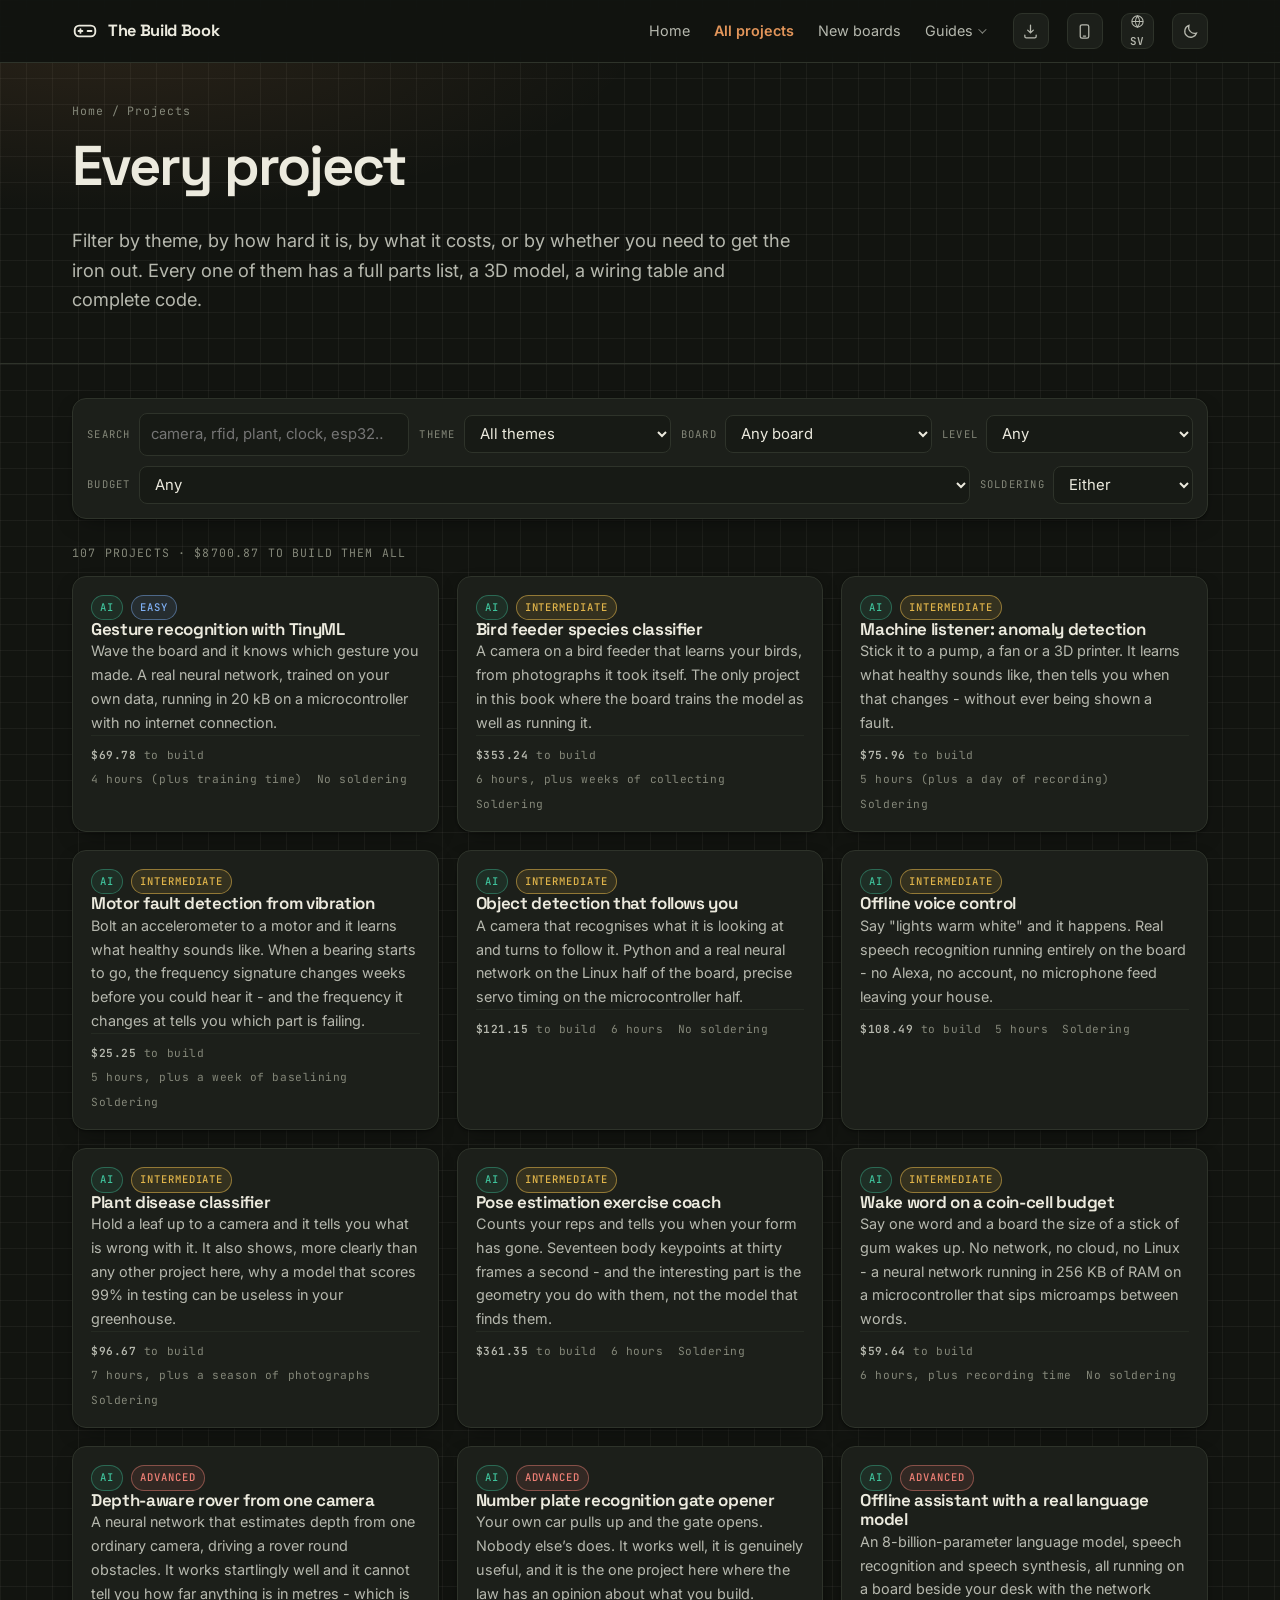
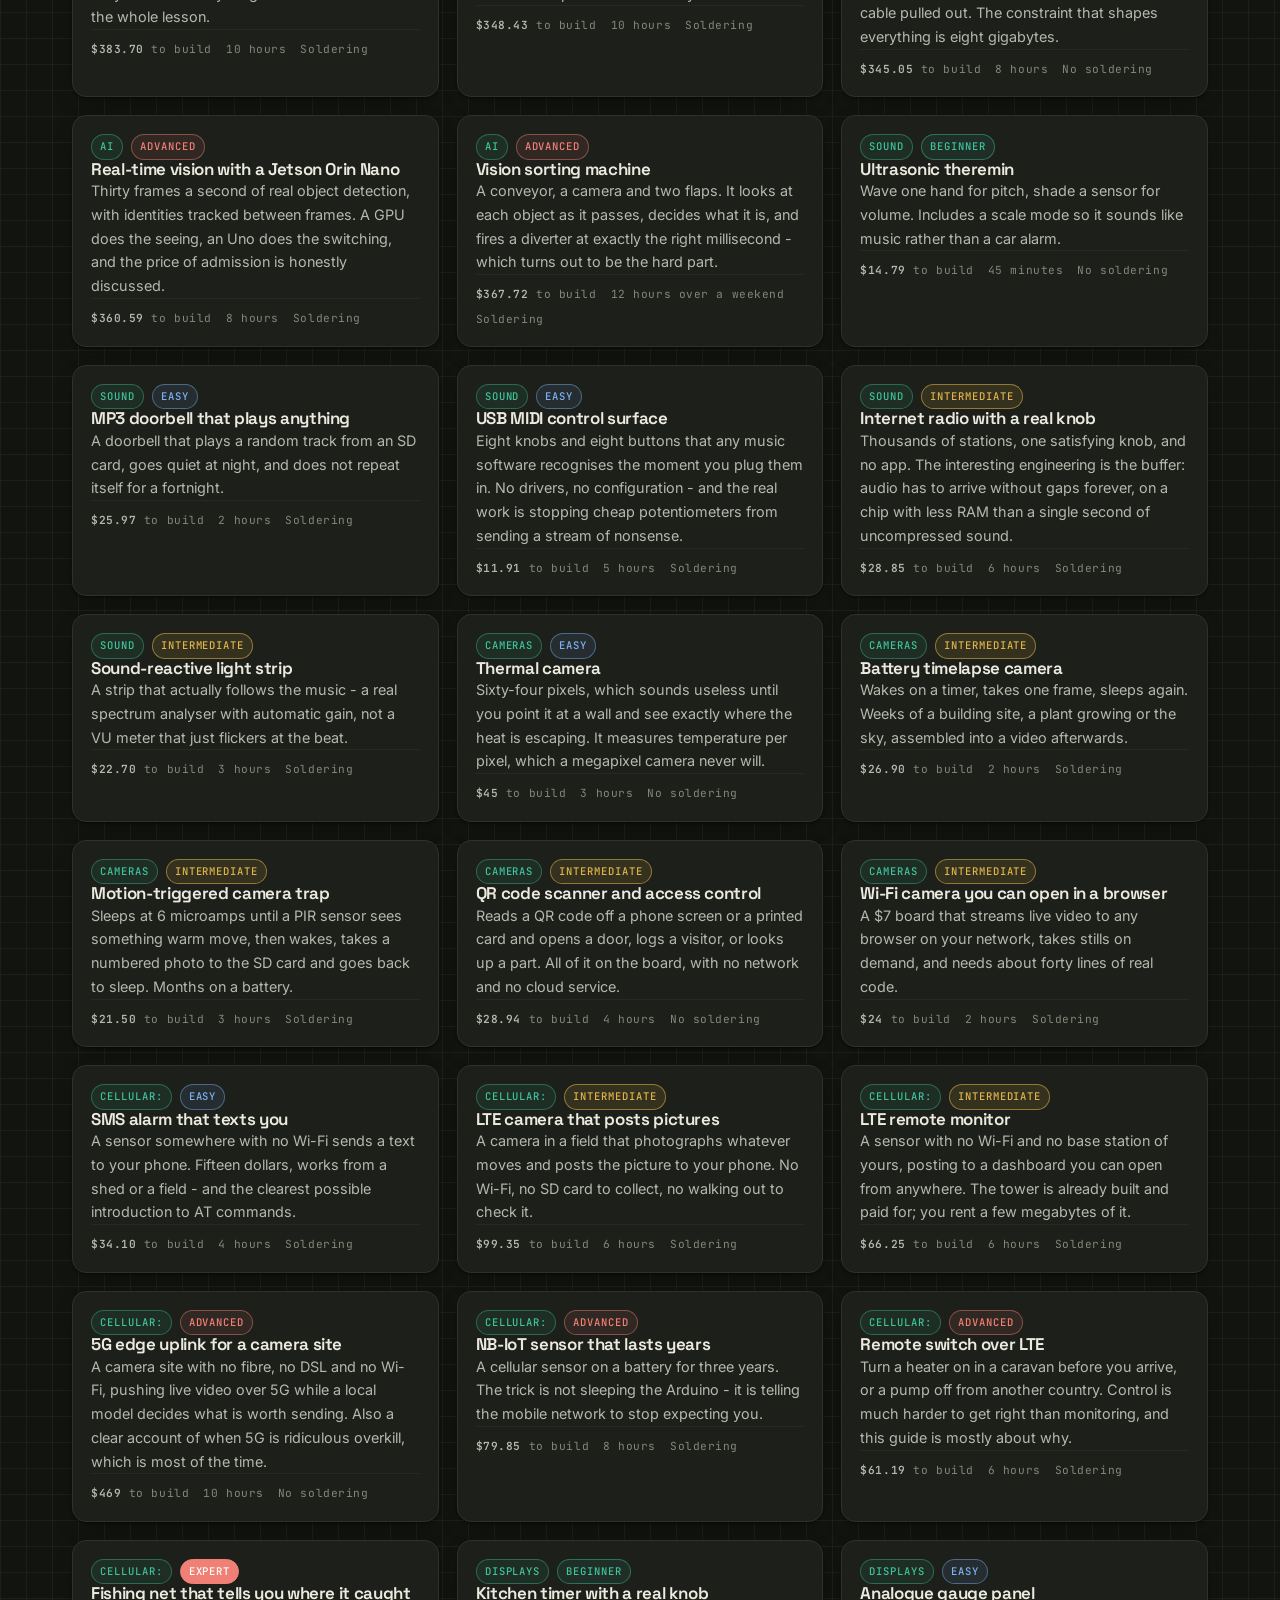
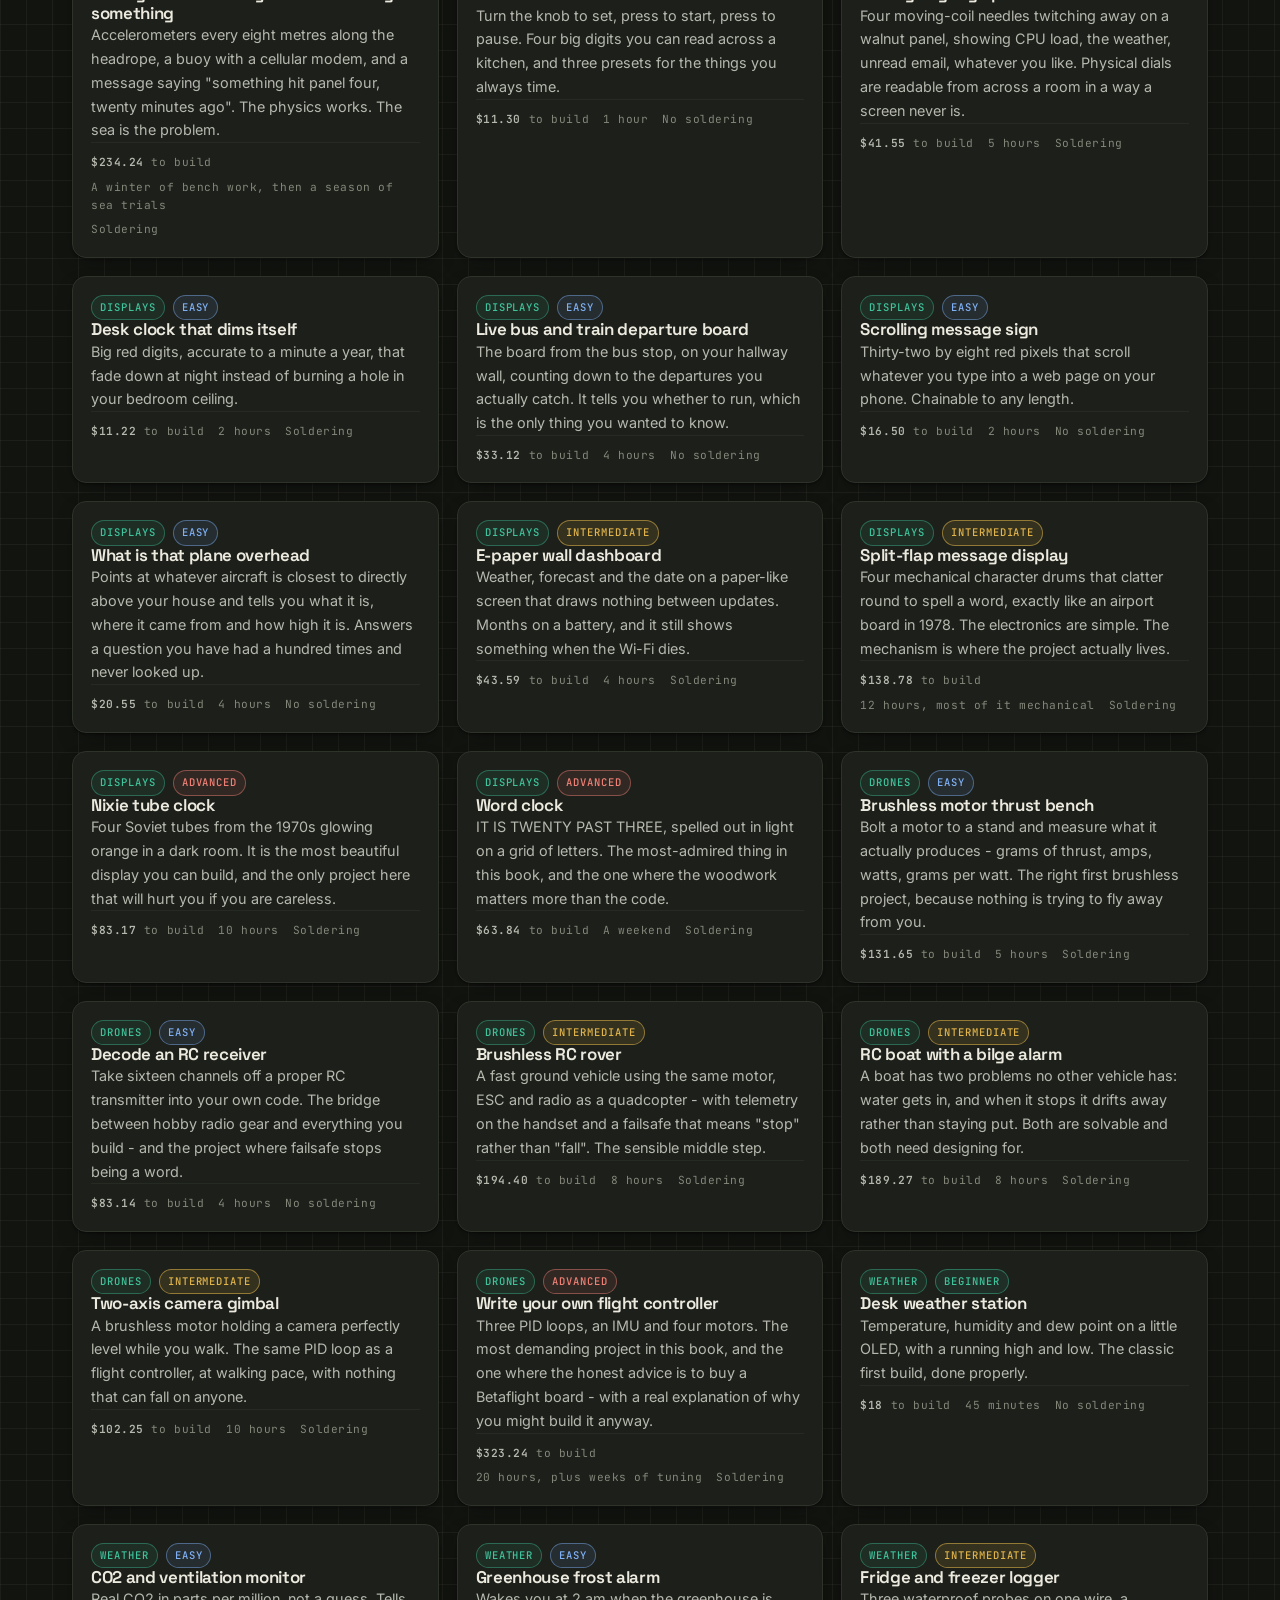
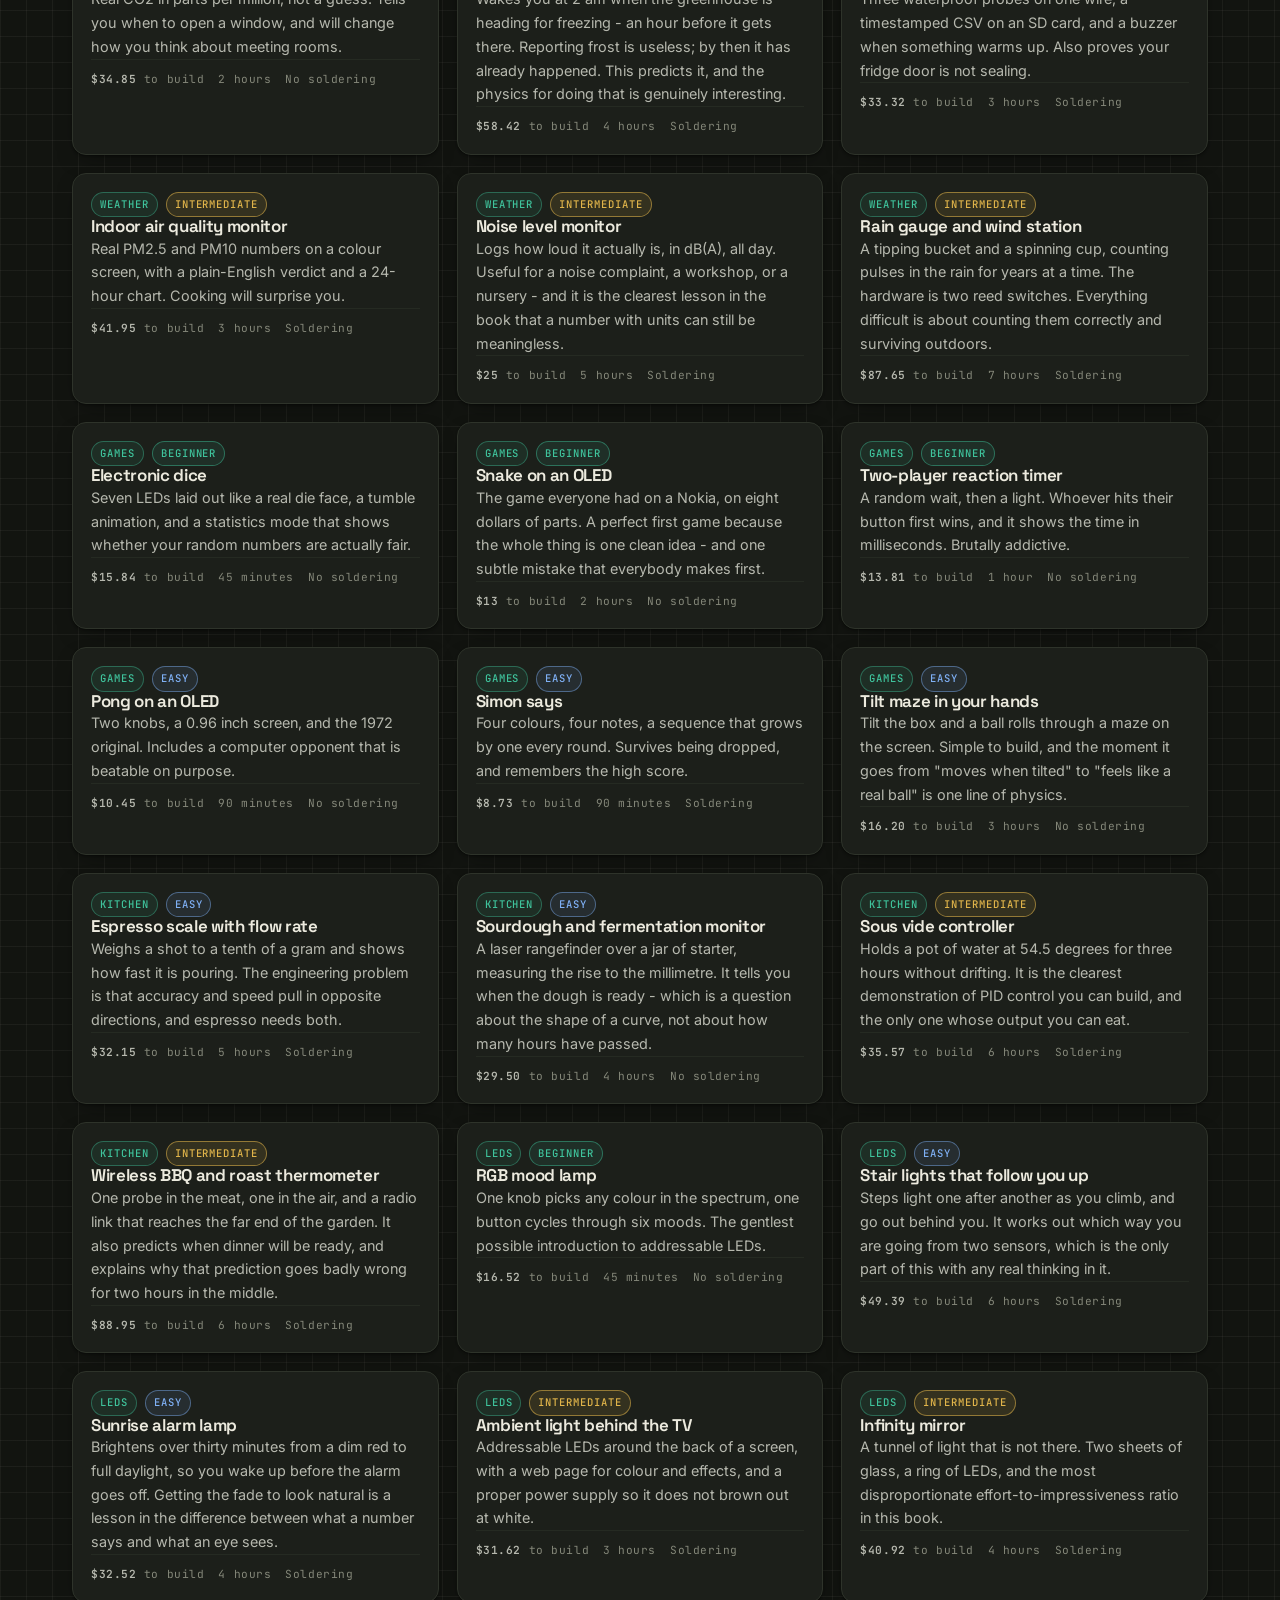
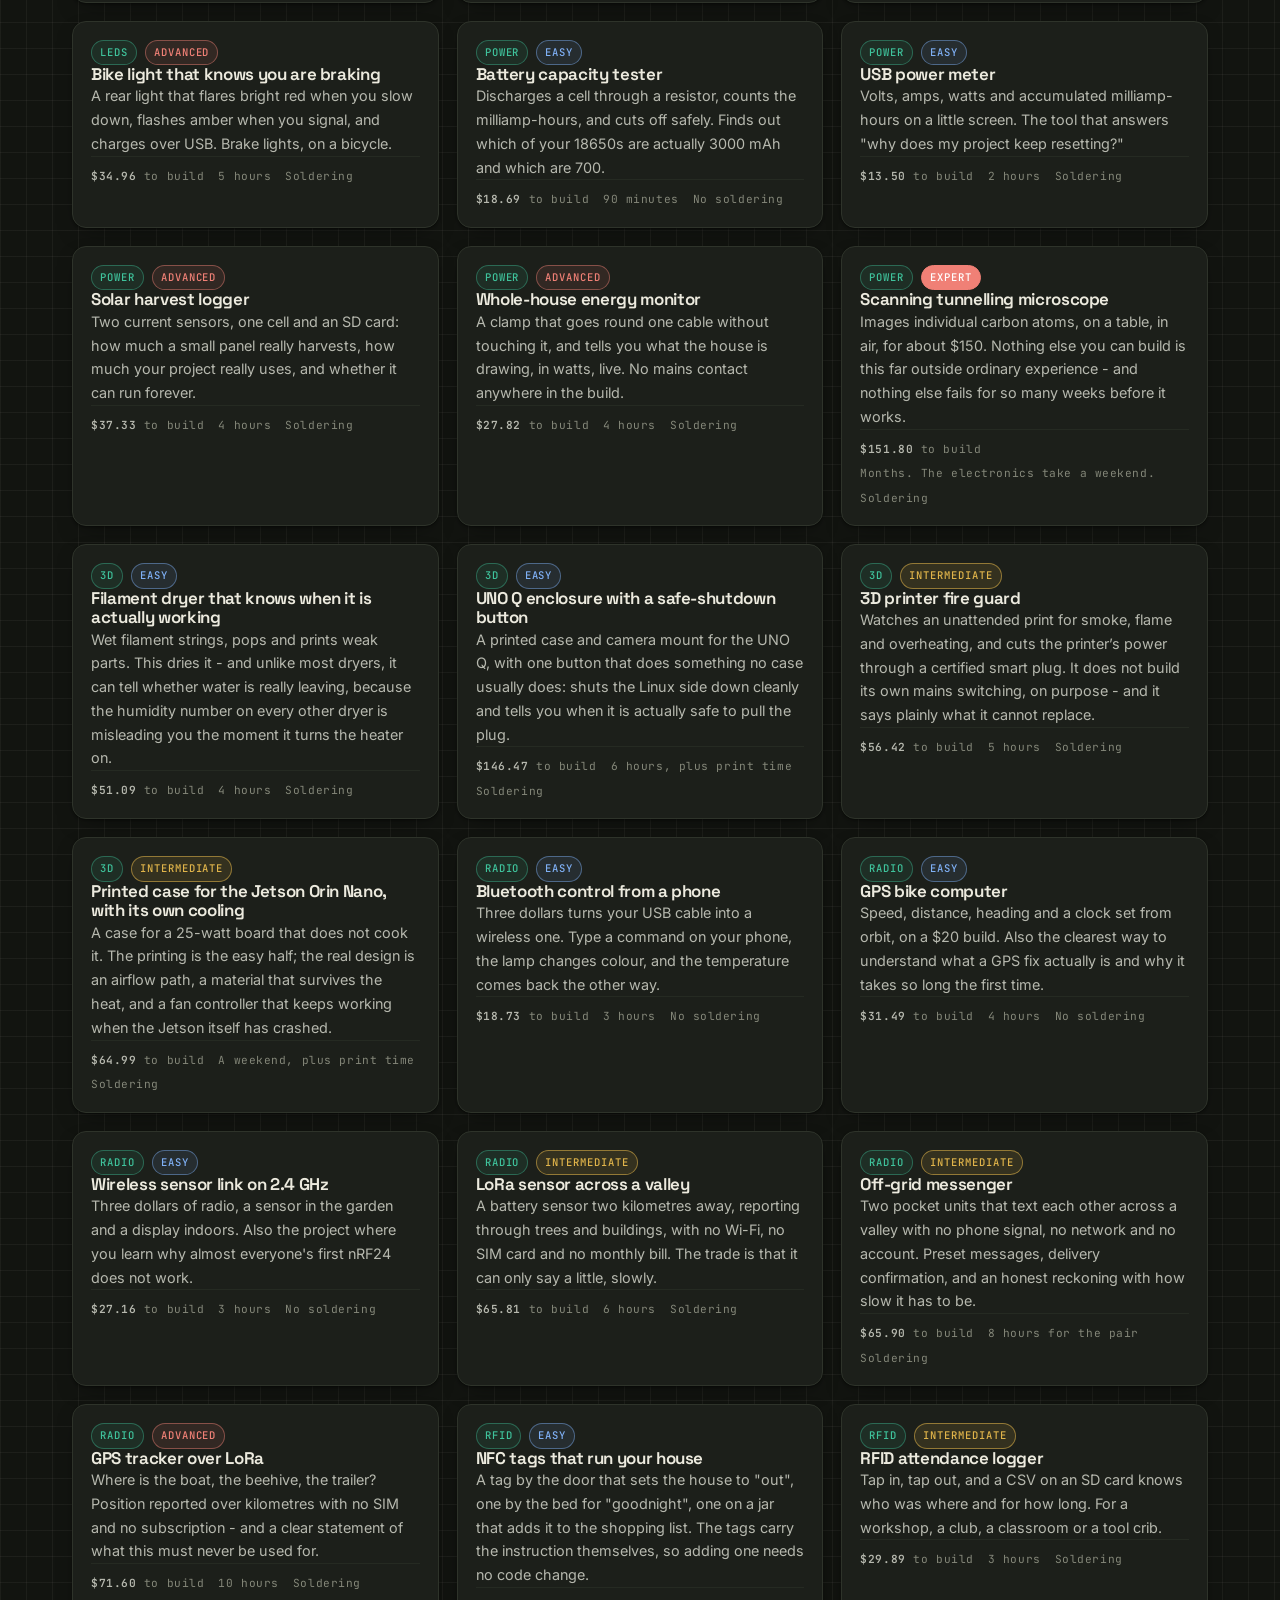
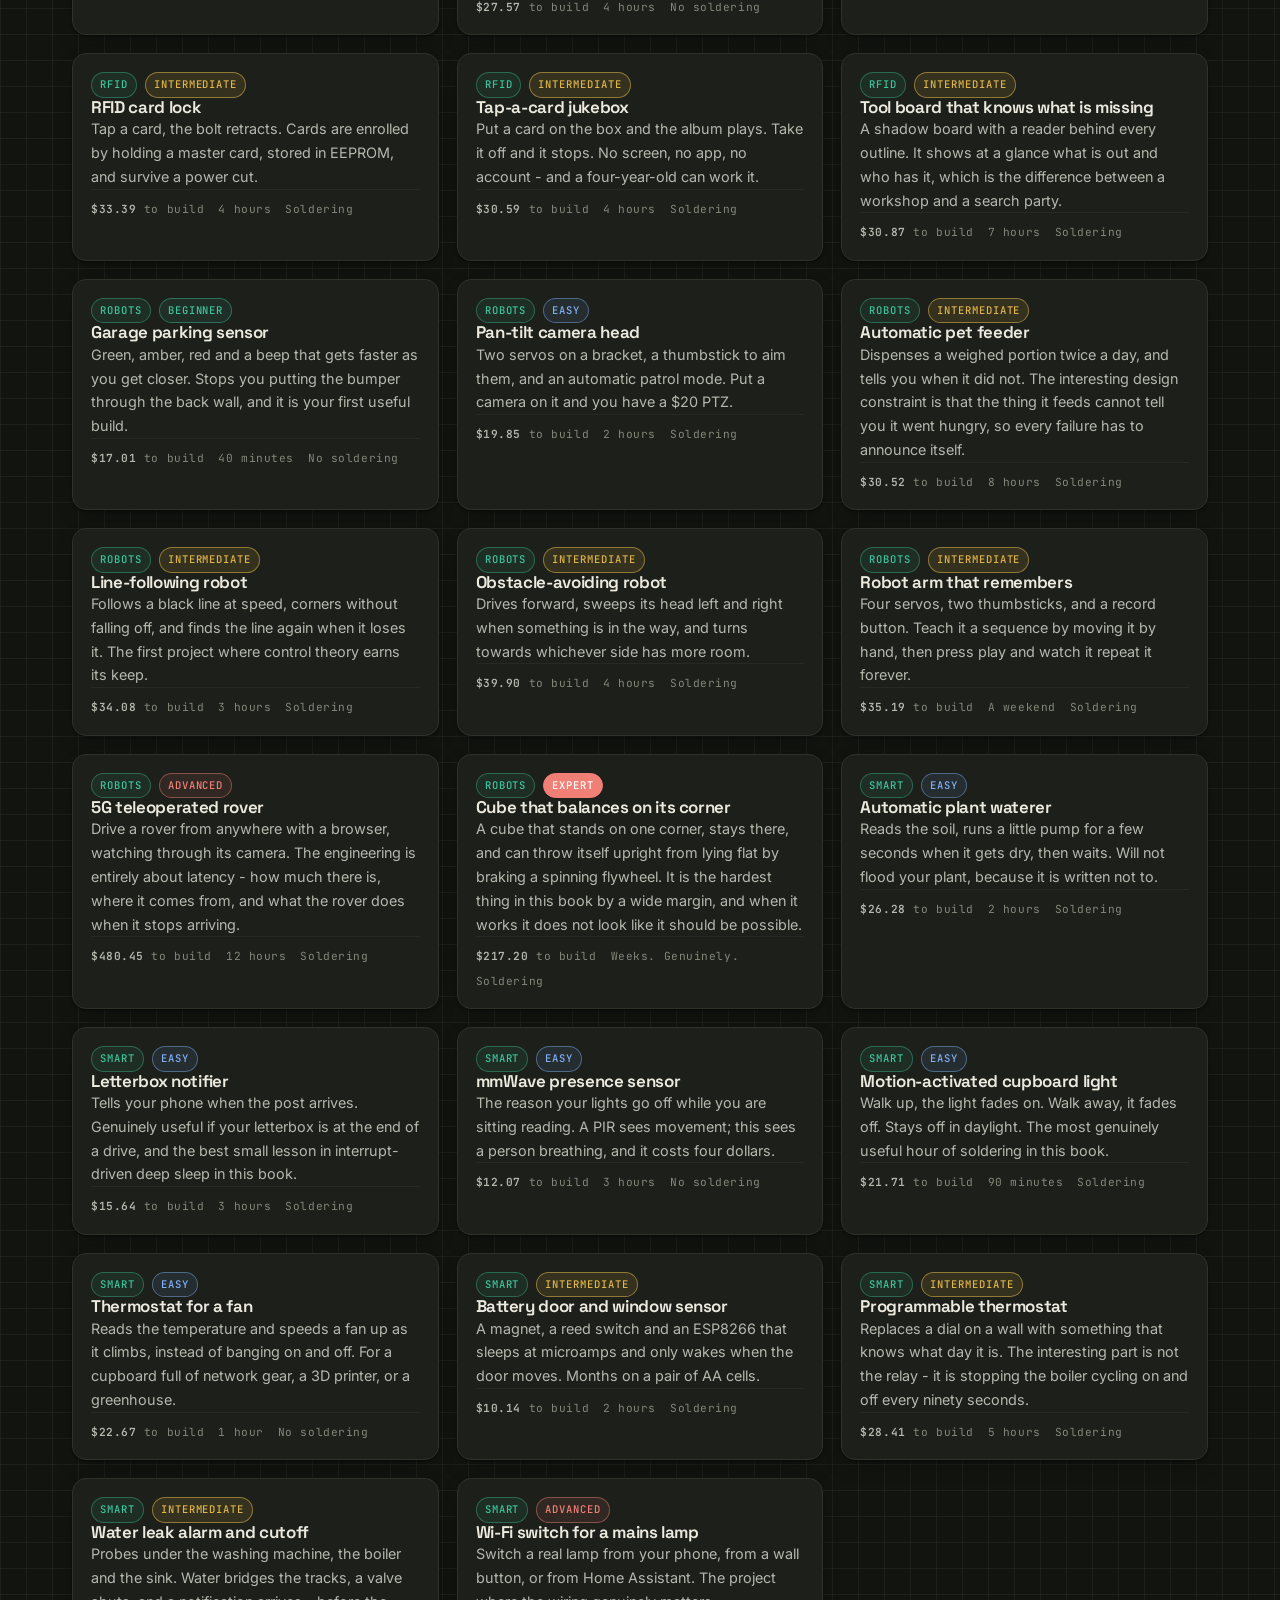
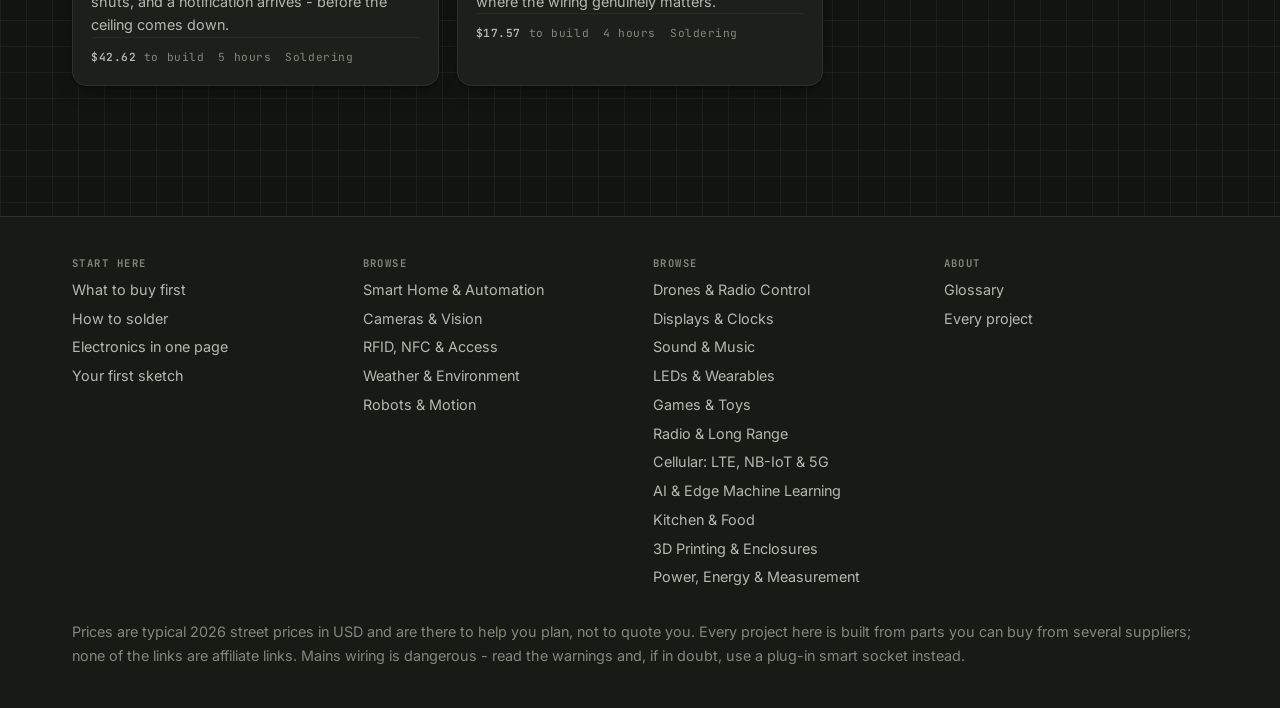
<file: projects.html>
<!DOCTYPE html>
<html lang="en">
<head>
<meta charset="utf-8">
<meta name="viewport" content="width=device-width, initial-scale=1">
<title>All projects — The Build Book</title>
<meta name="description" content="Every project in the book: Arduino, ESP32, ESP8266 and NVIDIA Jetson. Filterable by the board you own, theme, difficulty, budget and whether it needs soldering.">
<link rel="icon" href="assets/favicon.svg" type="image/svg+xml">
<link rel="manifest" href="manifest.webmanifest">
<link rel="apple-touch-icon" href="assets/icons/apple-touch-icon.png">
<meta name="theme-color" content="#b4662b">
<meta name="apple-mobile-web-app-capable" content="yes">
<meta name="apple-mobile-web-app-status-bar-style" content="black-translucent">
<meta name="apple-mobile-web-app-title" content="Build Book">
<link rel="preconnect" href="https://fonts.googleapis.com">
<link rel="preconnect" href="https://fonts.gstatic.com" crossorigin>
<link href="https://fonts.googleapis.com/css2?family=Inter:wght@400;500;600&family=Space+Grotesk:wght@500;600;700&family=JetBrains+Mono:wght@400;500;600&display=swap" rel="stylesheet">
<link rel="stylesheet" href="assets/css/style.css">
<script>(function(){try{var t=localStorage.getItem('ab-theme')||'dark';document.documentElement.setAttribute('data-theme',t);}catch(e){}}());</script>
</head>
<body>
<a class="skip" href="#main">Skip to content</a>

<section class="proj-head">
  <div class="wrap">
    <div class="crumbs"><a href="index.html">Home</a> / Projects</div>
    <h1 id="ph-title">Every project</h1>
    <p class="lede" id="ph-blurb">Filter by theme, by how hard it is, by what it costs, or by whether you need to
    get the iron out. Every one of them has a full parts list, a 3D model, a wiring table and complete code.</p>
    <p class="muted" id="ph-learn" style="margin-top:14px"></p>
  </div>
</section>

<main class="wrap" id="main" style="padding-top:34px;padding-bottom:70px">

  <div class="toolbar">
    <div class="field" style="flex:2 1 280px">
      <label for="q" data-i18n>Search</label>
      <input id="q" type="search" placeholder="camera, rfid, plant, clock, esp32&hellip;" autocomplete="off">
    </div>
    <div class="field">
      <label for="f-cat" data-i18n>Theme</label>
      <select id="f-cat"></select>
    </div>
    <div class="field">
      <label for="f-board" data-i18n>Board</label>
      <select id="f-board"></select>
    </div>
    <div class="field">
      <label for="f-lvl" data-i18n>Level</label>
      <select id="f-lvl">
        <option value="" data-i18n>Any</option>
        <option value="1" data-i18n>Beginner</option>
        <option value="2" data-i18n>Easy</option>
        <option value="3" data-i18n>Intermediate</option>
        <option value="4" data-i18n>Advanced</option>
        <option value="5" data-i18n>Expert</option>
      </select>
    </div>
    <div class="field">
      <label for="f-cost" data-i18n>Budget</label>
      <select id="f-cost">
        <option value="" data-i18n>Any</option>
        <option value="15" data-i18n>Under $15</option>
        <option value="30" data-i18n>Under $30</option>
        <option value="60" data-i18n>Under $60</option>
      </select>
    </div>
    <div class="field" style="flex:0 1 auto">
      <label for="f-sol" data-i18n>Soldering</label>
      <select id="f-sol">
        <option value="" data-i18n>Either</option>
        <option value="no" data-i18n>None needed</option>
        <option value="yes" data-i18n>Yes</option>
      </select>
    </div>
  </div>

  <p class="result-count" id="count"></p>
  <div class="grid grid-3" id="list"></div>

</main>

<script src="assets/data/parts.js"></script>
<script src="assets/data/categories.js"></script>
<script src="assets/data/index.js"></script>
<script src="assets/data/i18n.js"></script>
<script src="assets/js/site.js"></script>
<script>
(function () {
  AB.chrome('projects.html');
  var idx = AB.index || [];

  var q = document.getElementById('q'), fc = document.getElementById('f-cat'),
      fb = document.getElementById('f-board'),
      fl = document.getElementById('f-lvl'), fq = document.getElementById('f-cost'),
      fs = document.getElementById('f-sol');

  fc.innerHTML = '<option value="" data-i18n>All themes</option>' + AB.categories.map(function (c) {
    return '<option value="' + c.slug + '">' + AB.esc(c.name) + '</option>';
  }).join('');

  /* The board list comes from the projects themselves, not from the
     parts list, so a board nobody has used yet never appears as an
     option that returns nothing. Sorted by how many projects use each,
     because "what can I build with the thing I already own" is the
     question this filter answers. */
  var boardCount = {};
  idx.forEach(function (p) {
    (p.boards || []).forEach(function (b) { boardCount[b] = (boardCount[b] || 0) + 1; });
  });
  var boardIds = Object.keys(boardCount).sort(function (a, b) {
    return boardCount[b] - boardCount[a] || AB.boardName(a).localeCompare(AB.boardName(b));
  });

  fb.innerHTML = '<option value="" data-i18n>Any board</option>' + boardIds.map(function (b) {
    return '<option value="' + b + '">' + AB.esc(AB.boardName(b)) +
           ' (' + boardCount[b] + ')</option>';
  }).join('');

  var pre = AB.qs('cat');
  if (pre && AB.catIndex[pre]) {
    fc.value = pre;
    var c = AB.catIndex[pre];
    document.getElementById('ph-title').textContent = c.name;
    document.getElementById('ph-blurb').textContent = c.blurb;
    document.getElementById('ph-learn').innerHTML = '<strong>What you learn here:</strong> ' + AB.esc(c.learn);
    document.title = c.name + ' — The Build Book';
  }

  var preBoard = AB.qs('board');
  if (preBoard && boardCount[preBoard]) {
    fb.value = preBoard;
    if (!pre) {
      var bPart = AB.partIndex[preBoard];
      document.getElementById('ph-title').textContent =
        'Projects for the ' + AB.boardName(preBoard);
      document.getElementById('ph-blurb').textContent =
        (bPart && bPart.note) ? bPart.note : 'Every build in the book that uses this board.';
      document.getElementById('ph-learn').innerHTML = '';
      document.title = AB.boardName(preBoard) + ' projects — The Build Book';
    }
  }

  function apply() {
    var text = q.value.trim().toLowerCase();
    var cat = fc.value, board = fb.value, lvl = fl.value,
        cost = fq.value ? +fq.value : 0, sol = fs.value;
    var out = idx.filter(function (p) {
      if (cat && p.cat !== cat) return false;
      /* Matches ANY board in the bill of materials, not only the
         primary one - so filtering by Uno also finds the Jetson build
         that uses one as its I/O layer. The card still shows the real
         board line, so nothing is misrepresented. */
      if (board && (p.boards || []).indexOf(board) < 0) return false;
      if (lvl && p.level !== +lvl) return false;
      if (cost && p.cost > cost) return false;
      if (sol === 'no' && p.solder) return false;
      if (sol === 'yes' && !p.solder) return false;
      if (text) {
        var hay = (p.title + ' ' + p.blurb + ' ' + (p.tags || []).join(' ') + ' ' + p.board + ' ' +
                   (p.boards || []).map(AB.boardName).join(' ') + ' ' +
                   (AB.catIndex[p.cat] ? AB.catIndex[p.cat].name : '')).toLowerCase();
        if (hay.indexOf(text) < 0) return false;
      }
      return true;
    });

    /* Primary-board matches first. boards[0] is the main board because
       a BOM lists it first, so filtering by Uno puts the Uno projects
       above the Jetson build that merely contains one. */
    if (board) {
      out = out.slice().sort(function (a, b) {
        var pa = (a.boards || [])[0] === board ? 0 : 1;
        var pb = (b.boards || [])[0] === board ? 0 : 1;
        return pa - pb || a.level - b.level || a.title.localeCompare(b.title);
      });
    }

    document.getElementById('count').textContent =
      out.length + (out.length === 1 ? ' project' : ' projects') +
      (out.length ? ' · ' + AB.usd(out.reduce(function (a, p) { return a + p.cost; }, 0)) + ' to build them all' : '');
    document.getElementById('list').innerHTML = out.length
      ? out.map(function (p) { return AB.projectCard(p, ''); }).join('')
      : '<div class="empty" style="grid-column:1/-1"><h3>Nothing matches that</h3><p>Try clearing a filter.</p></div>';

    var qp = [];
    if (cat) qp.push('cat=' + cat);
    if (board) qp.push('board=' + board);
    history.replaceState(null, '',
      qp.length ? '?' + qp.join('&') : location.pathname.split('/').pop());
  }

  [q, fc, fb, fl, fq, fs].forEach(function (el) {
    el.addEventListener('input', apply);
    el.addEventListener('change', apply);
  });
  apply();
}());
</script>
</body>
</html>
</file>
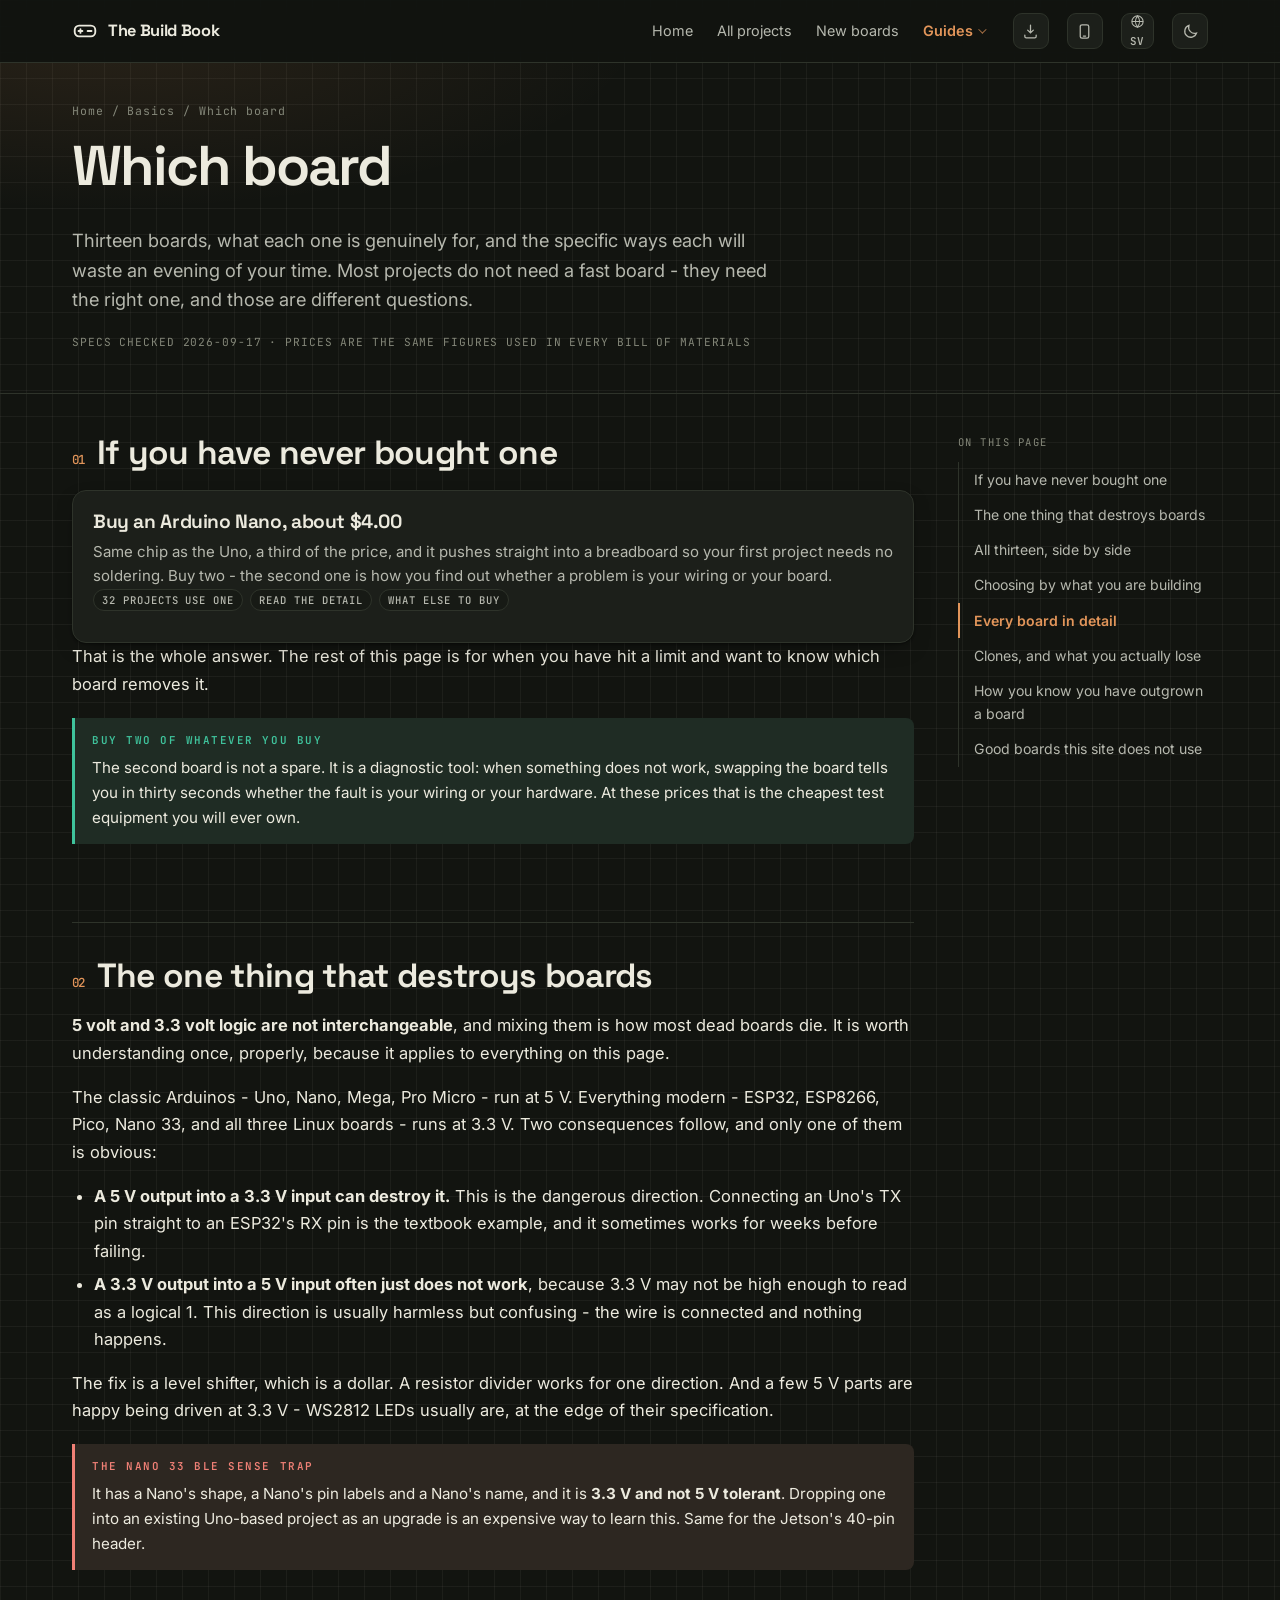
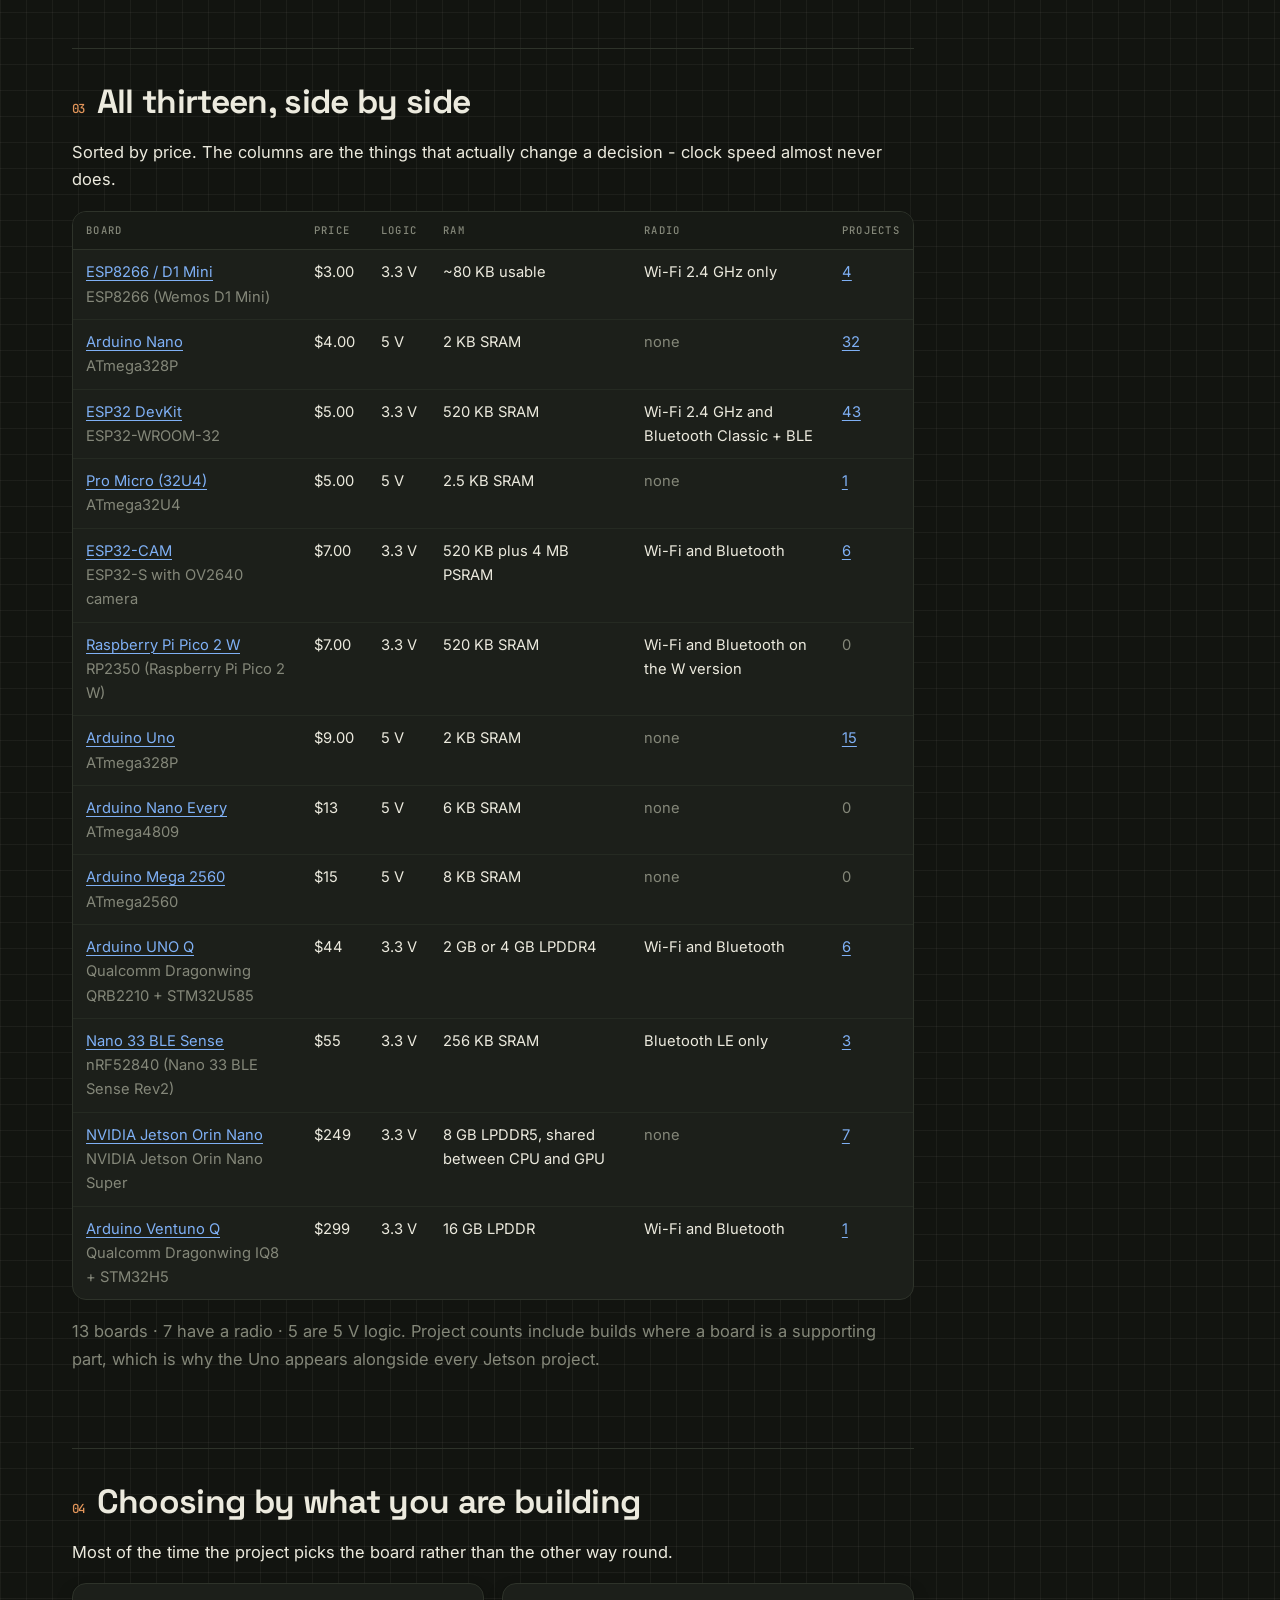
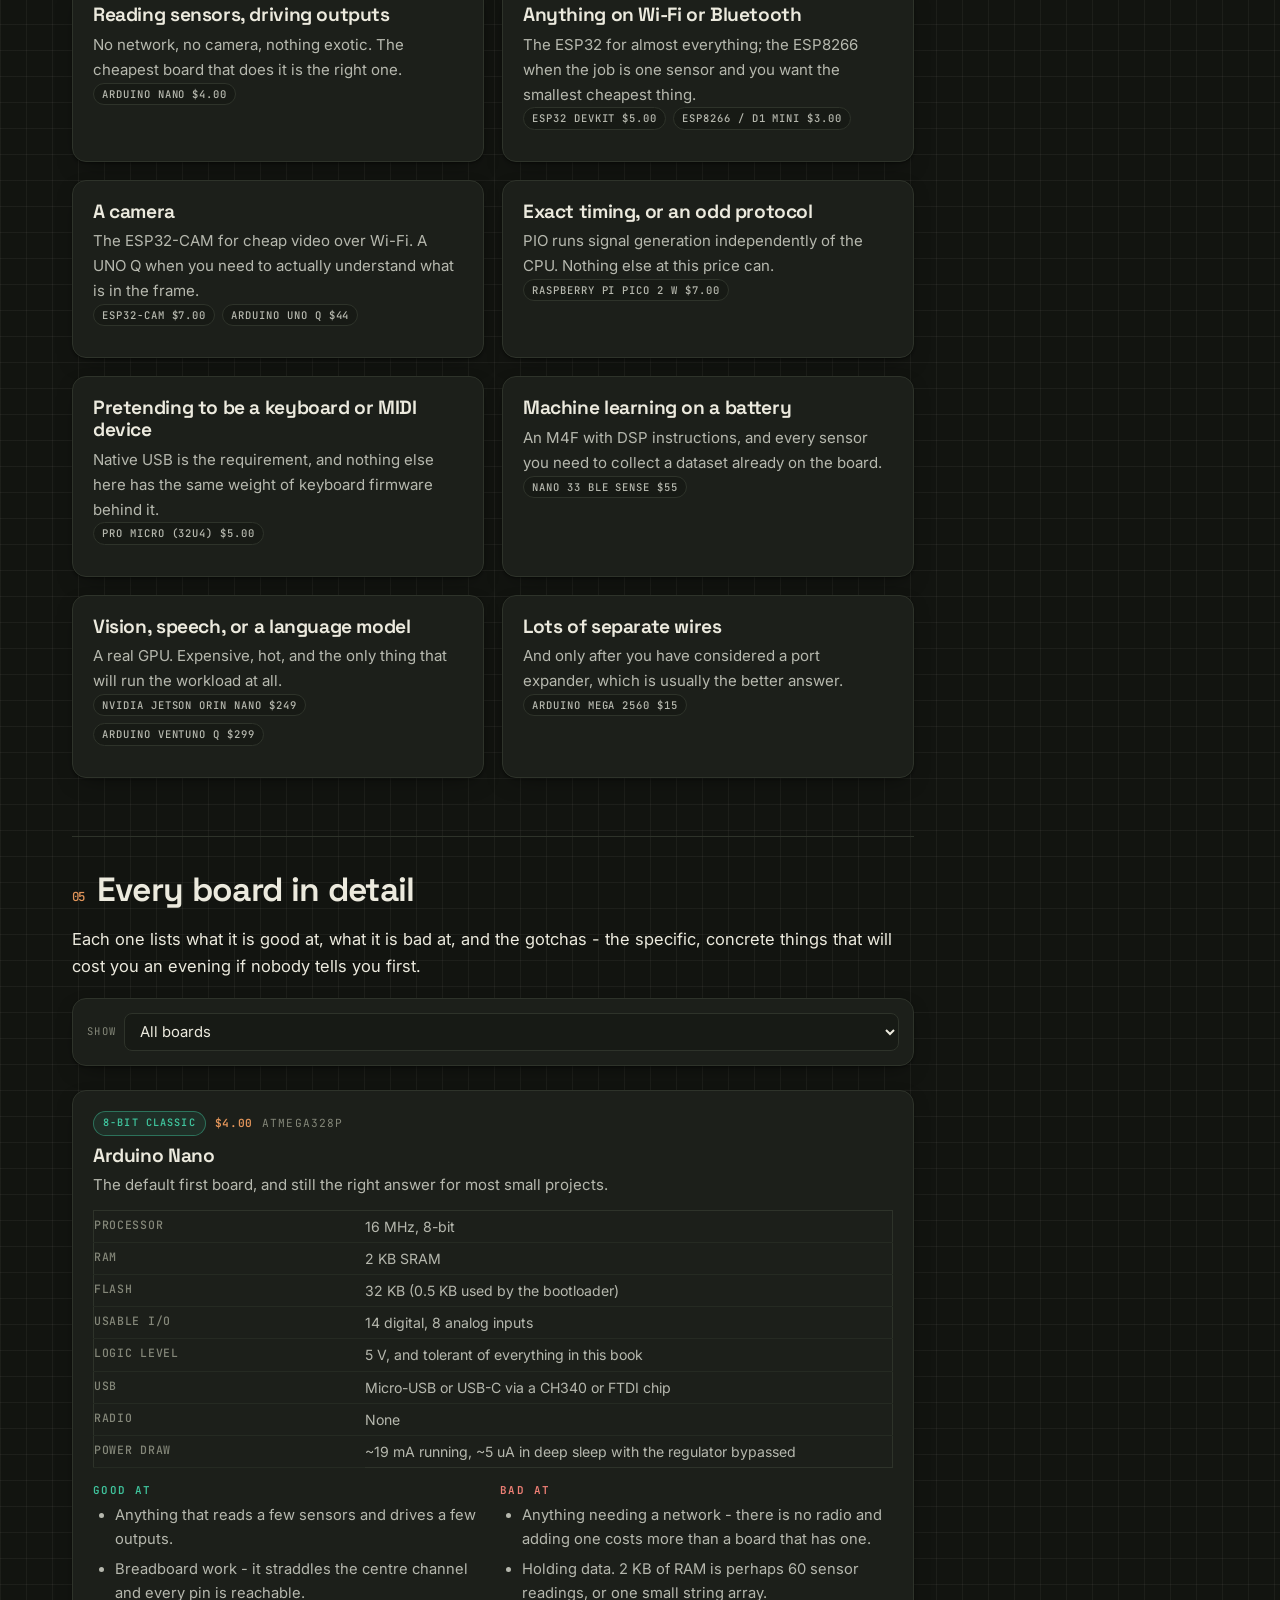
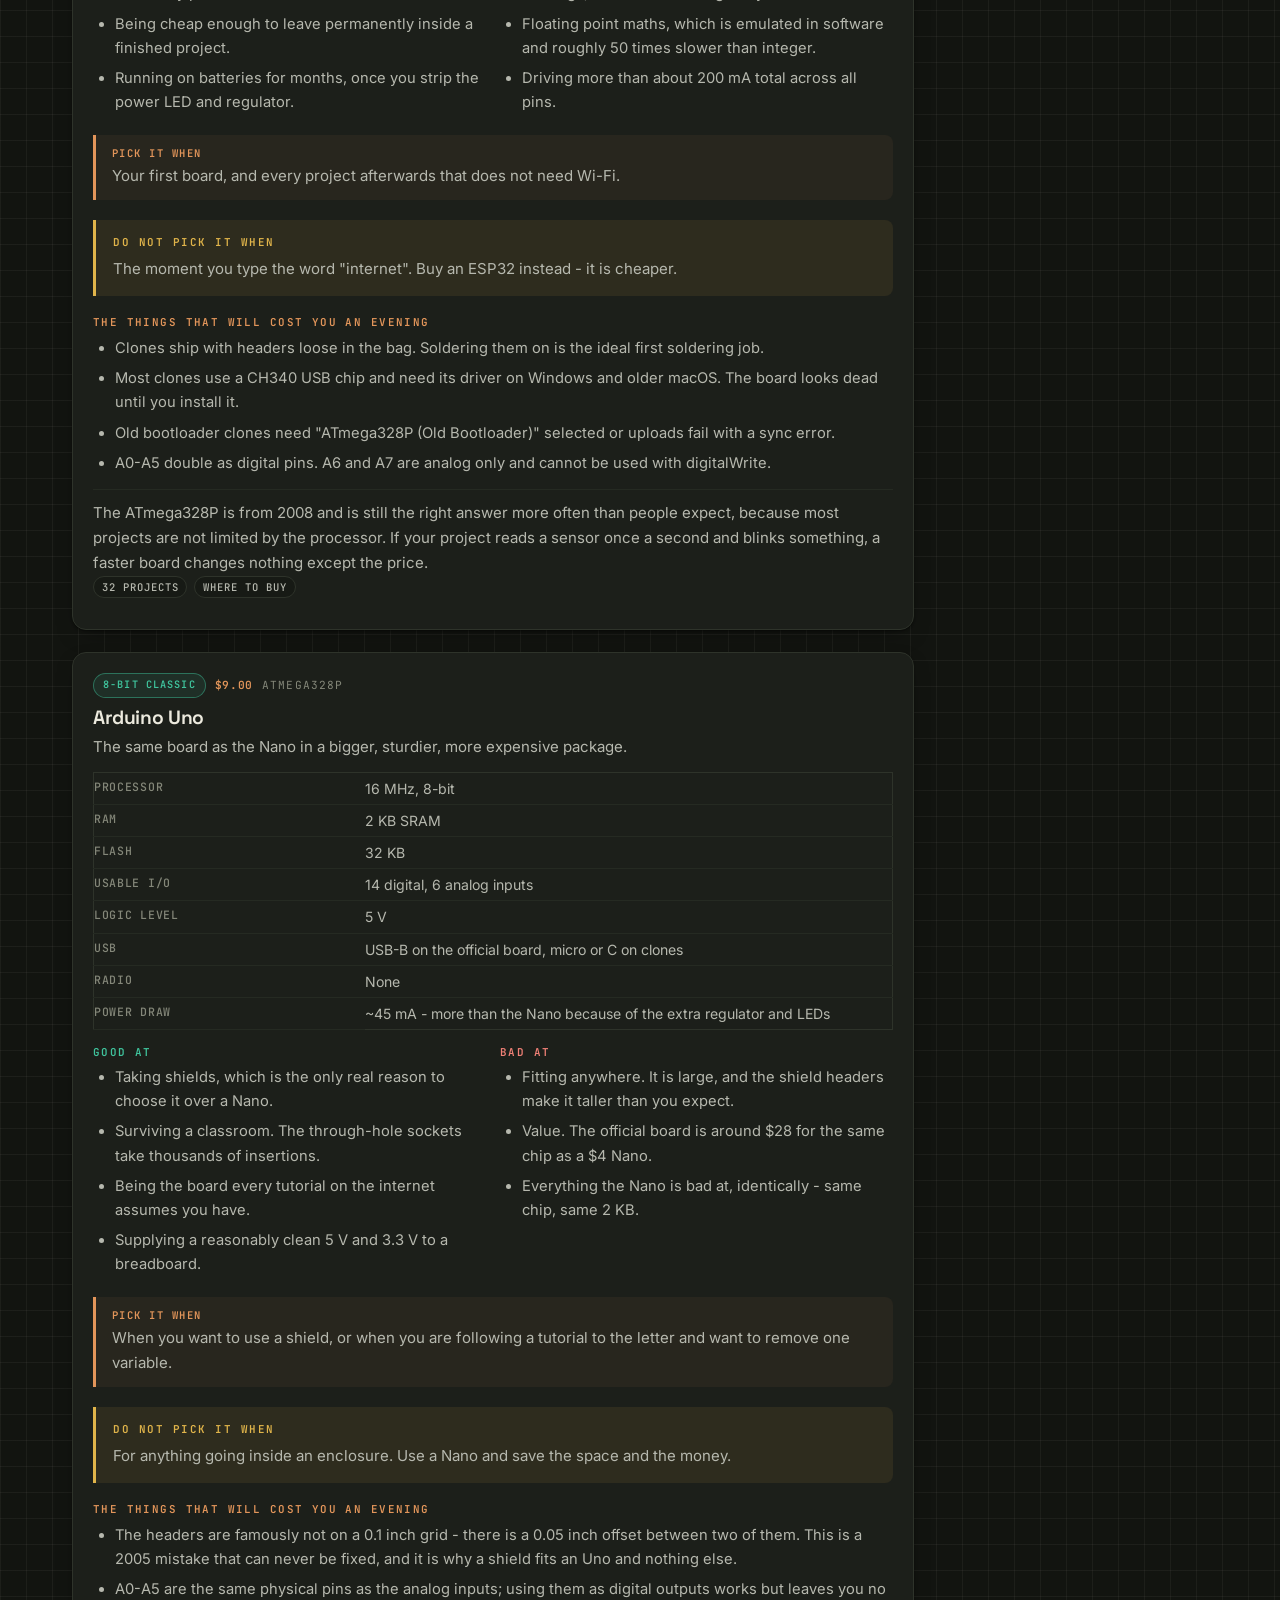
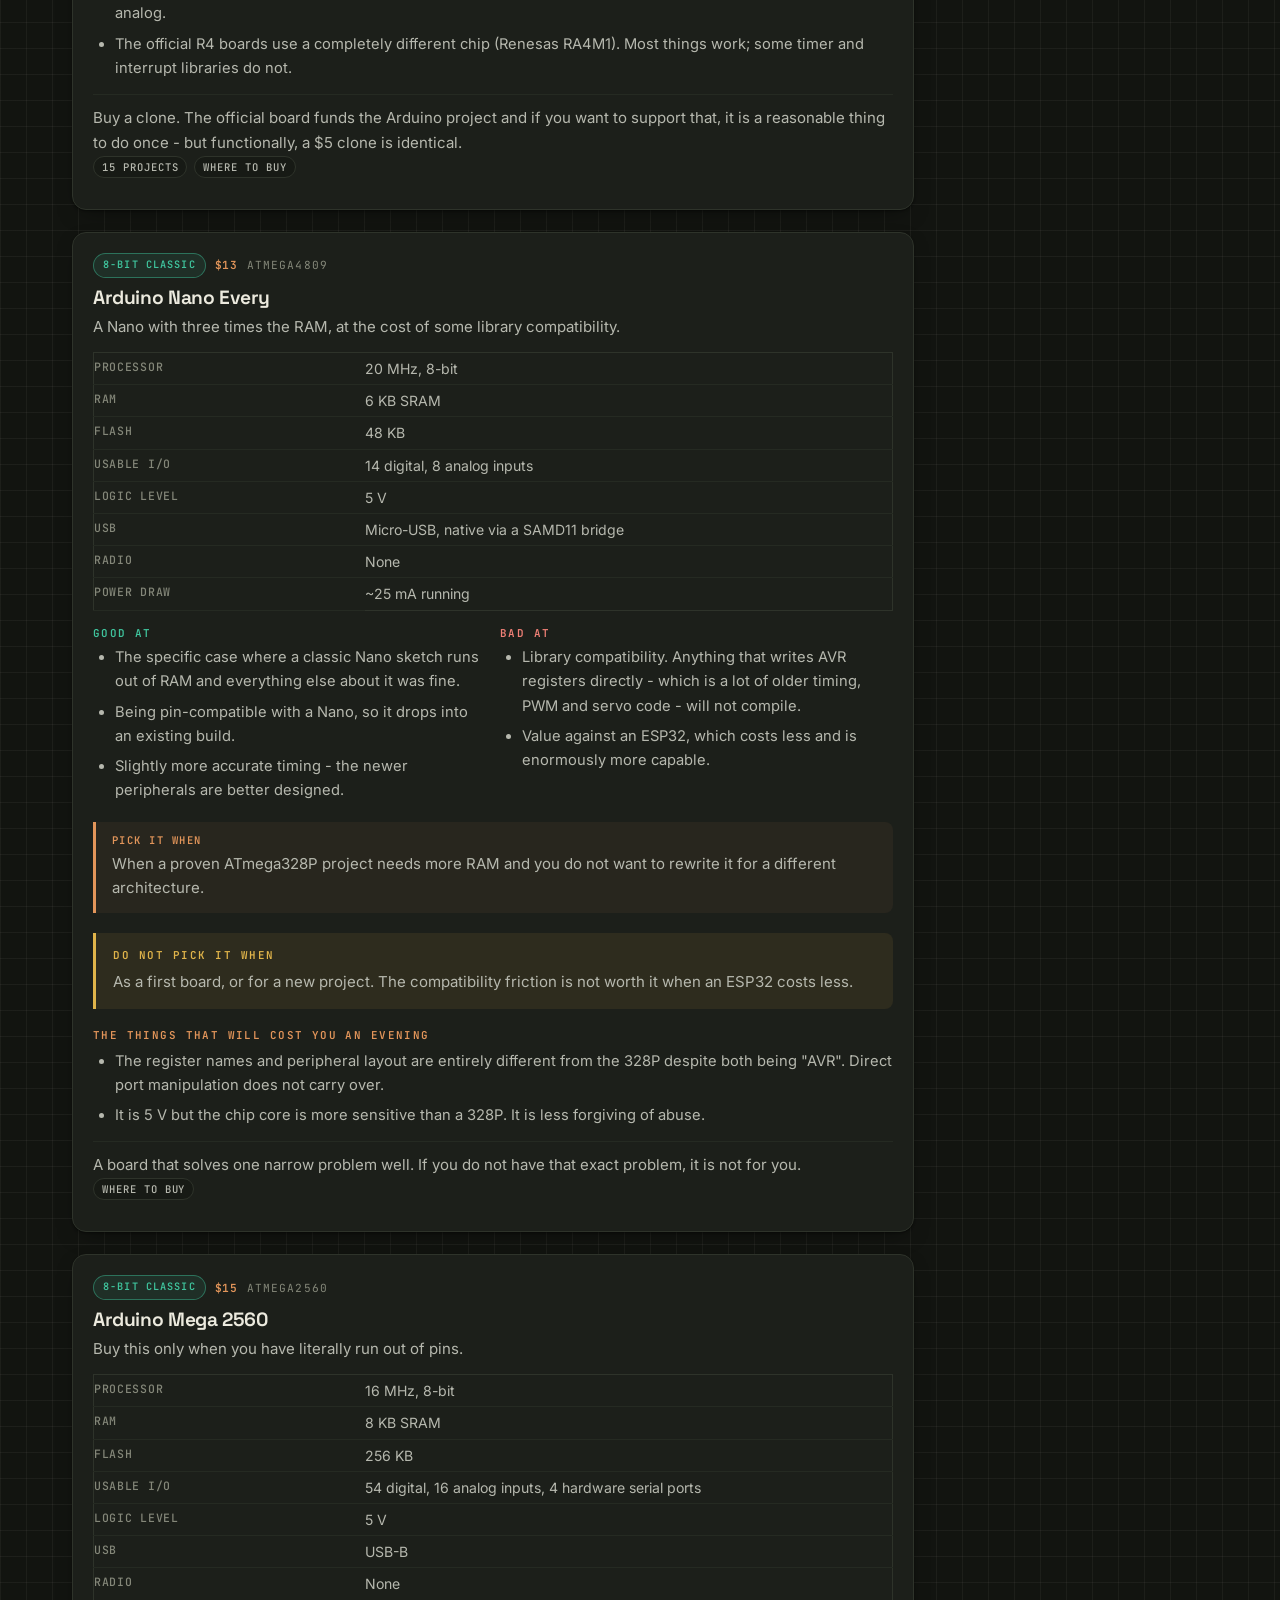
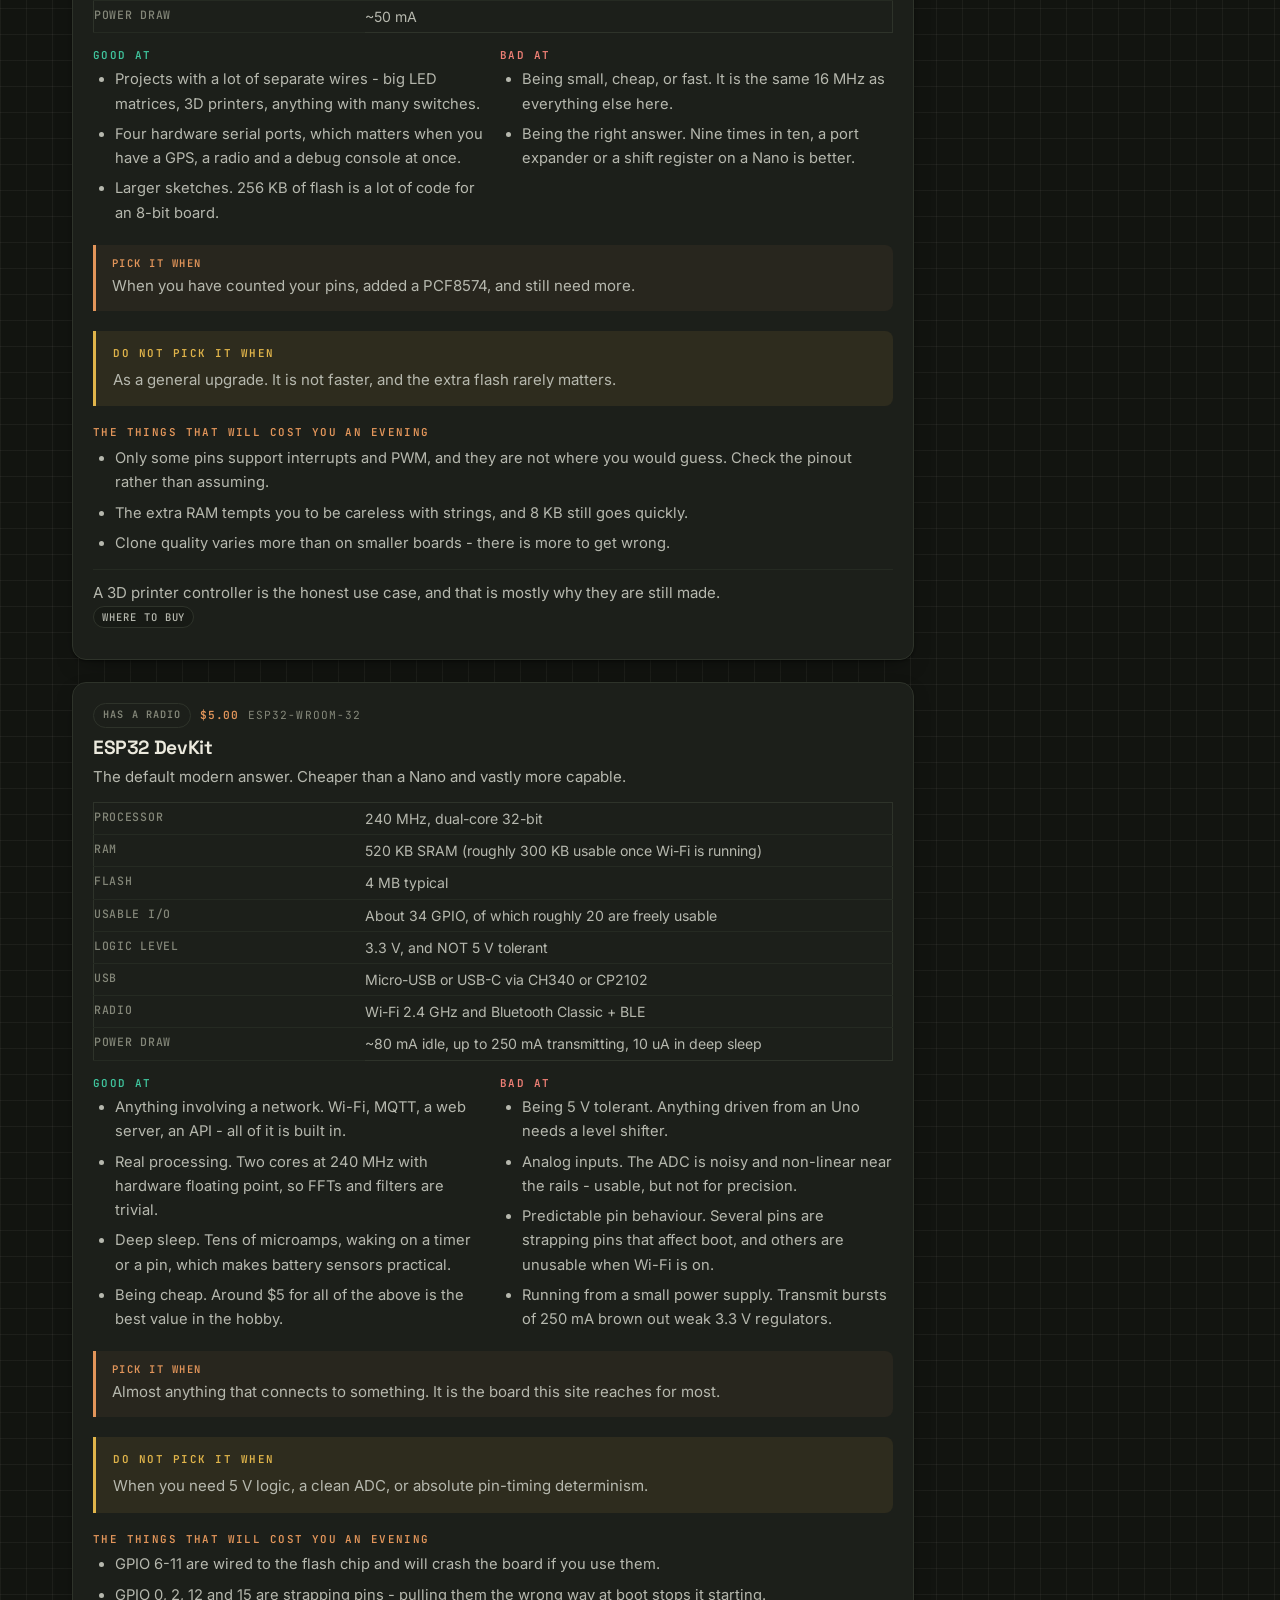
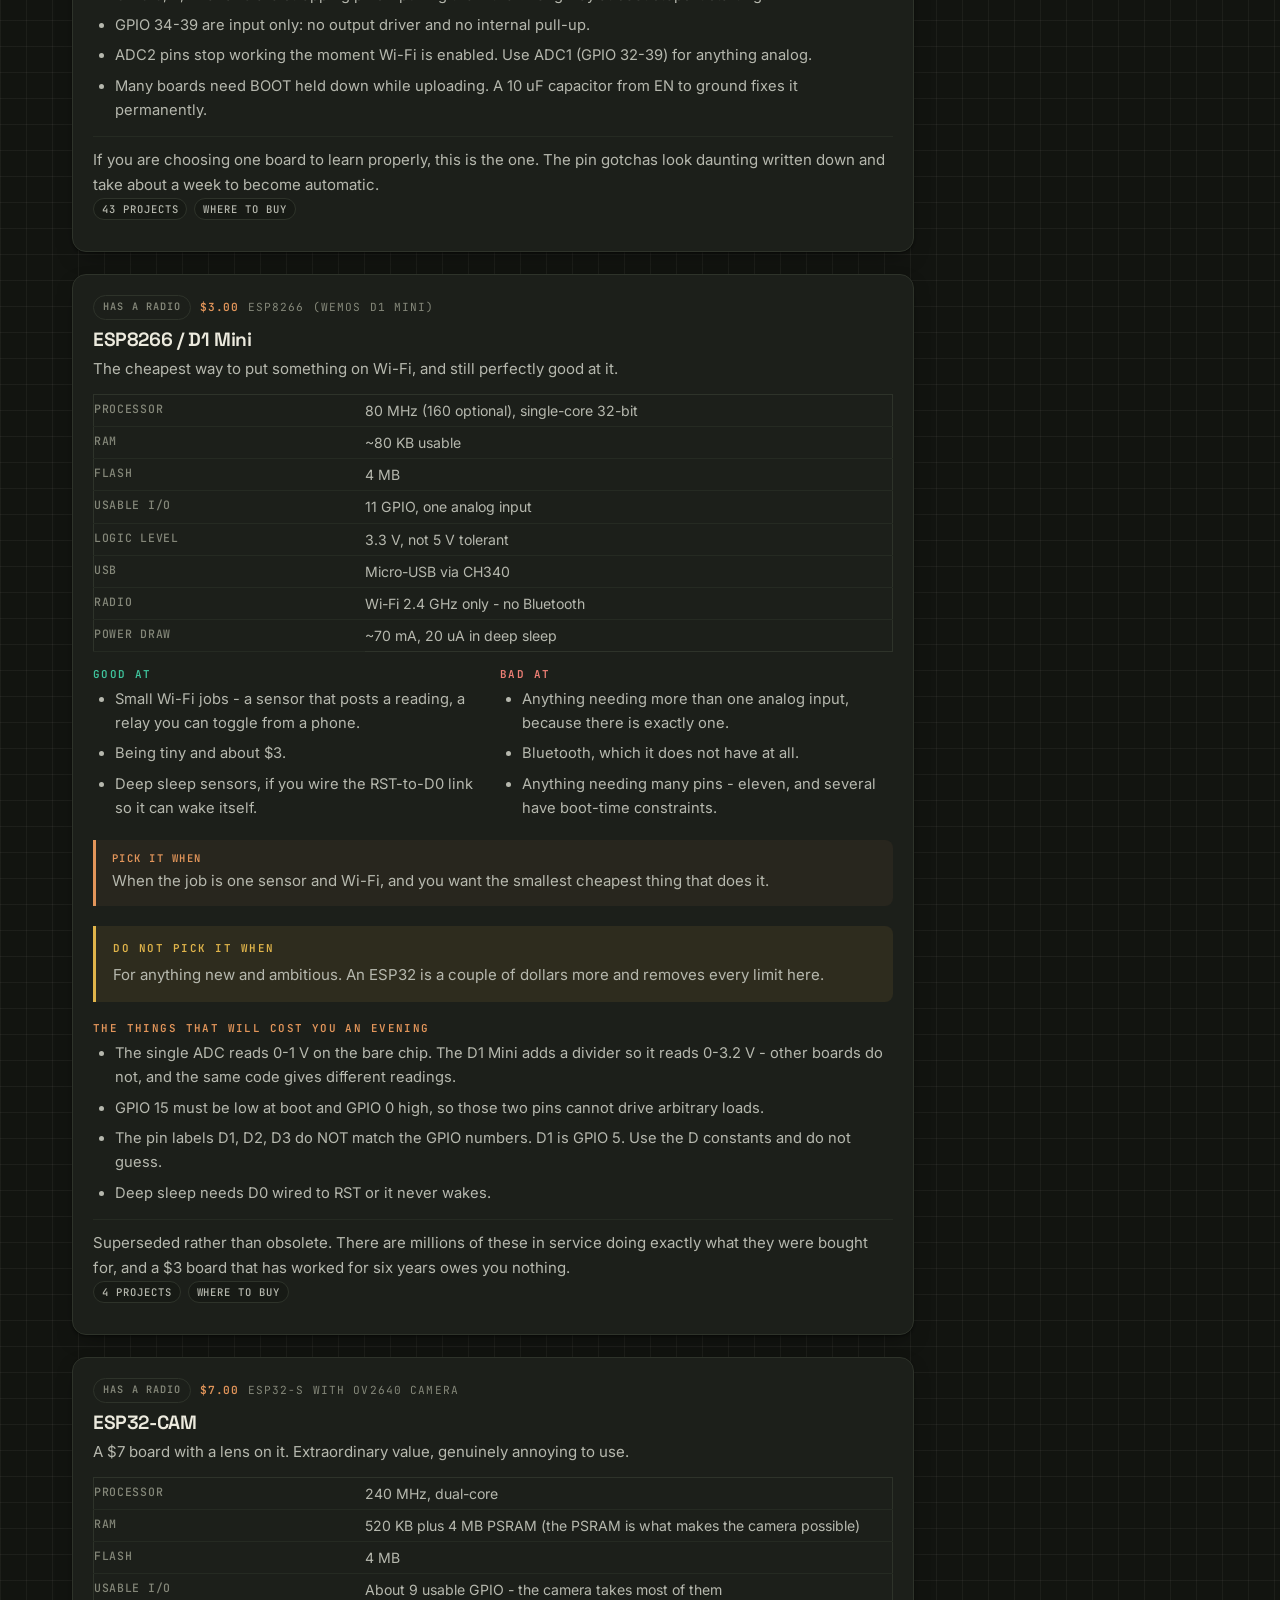
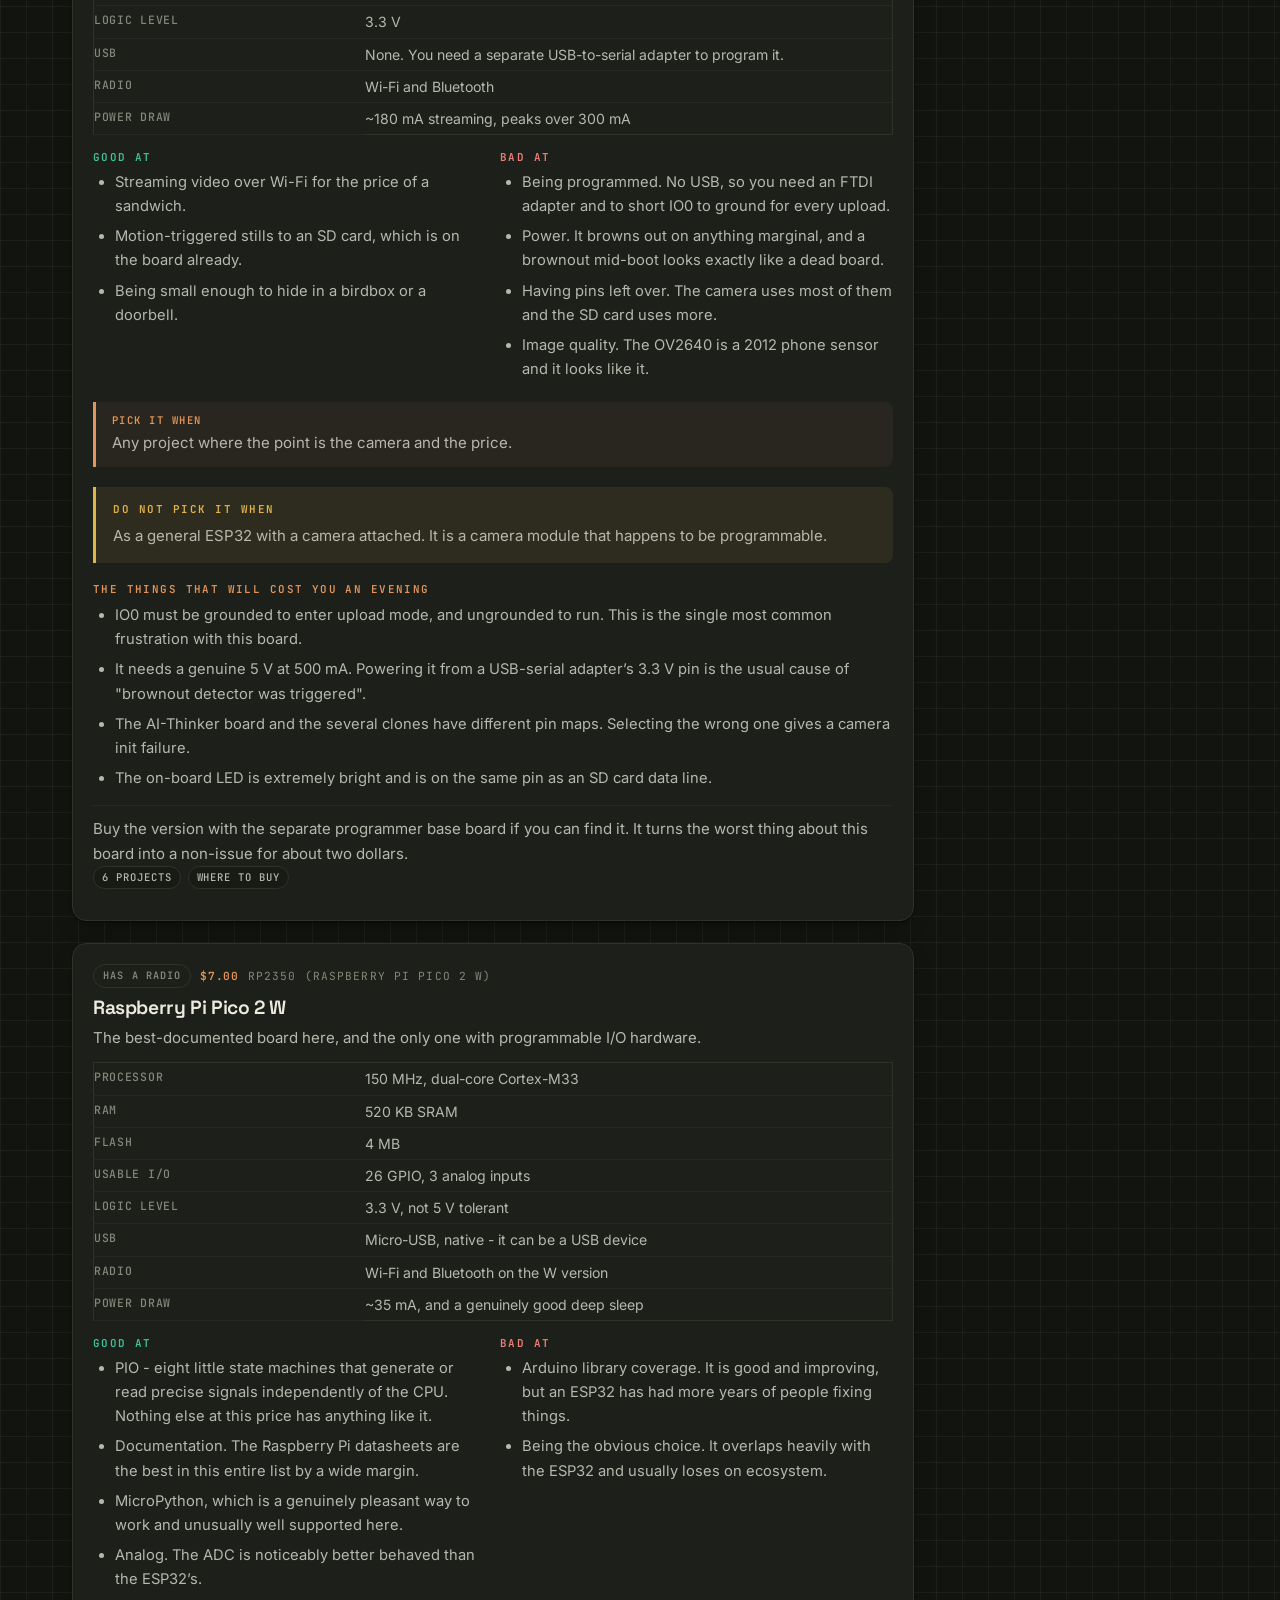
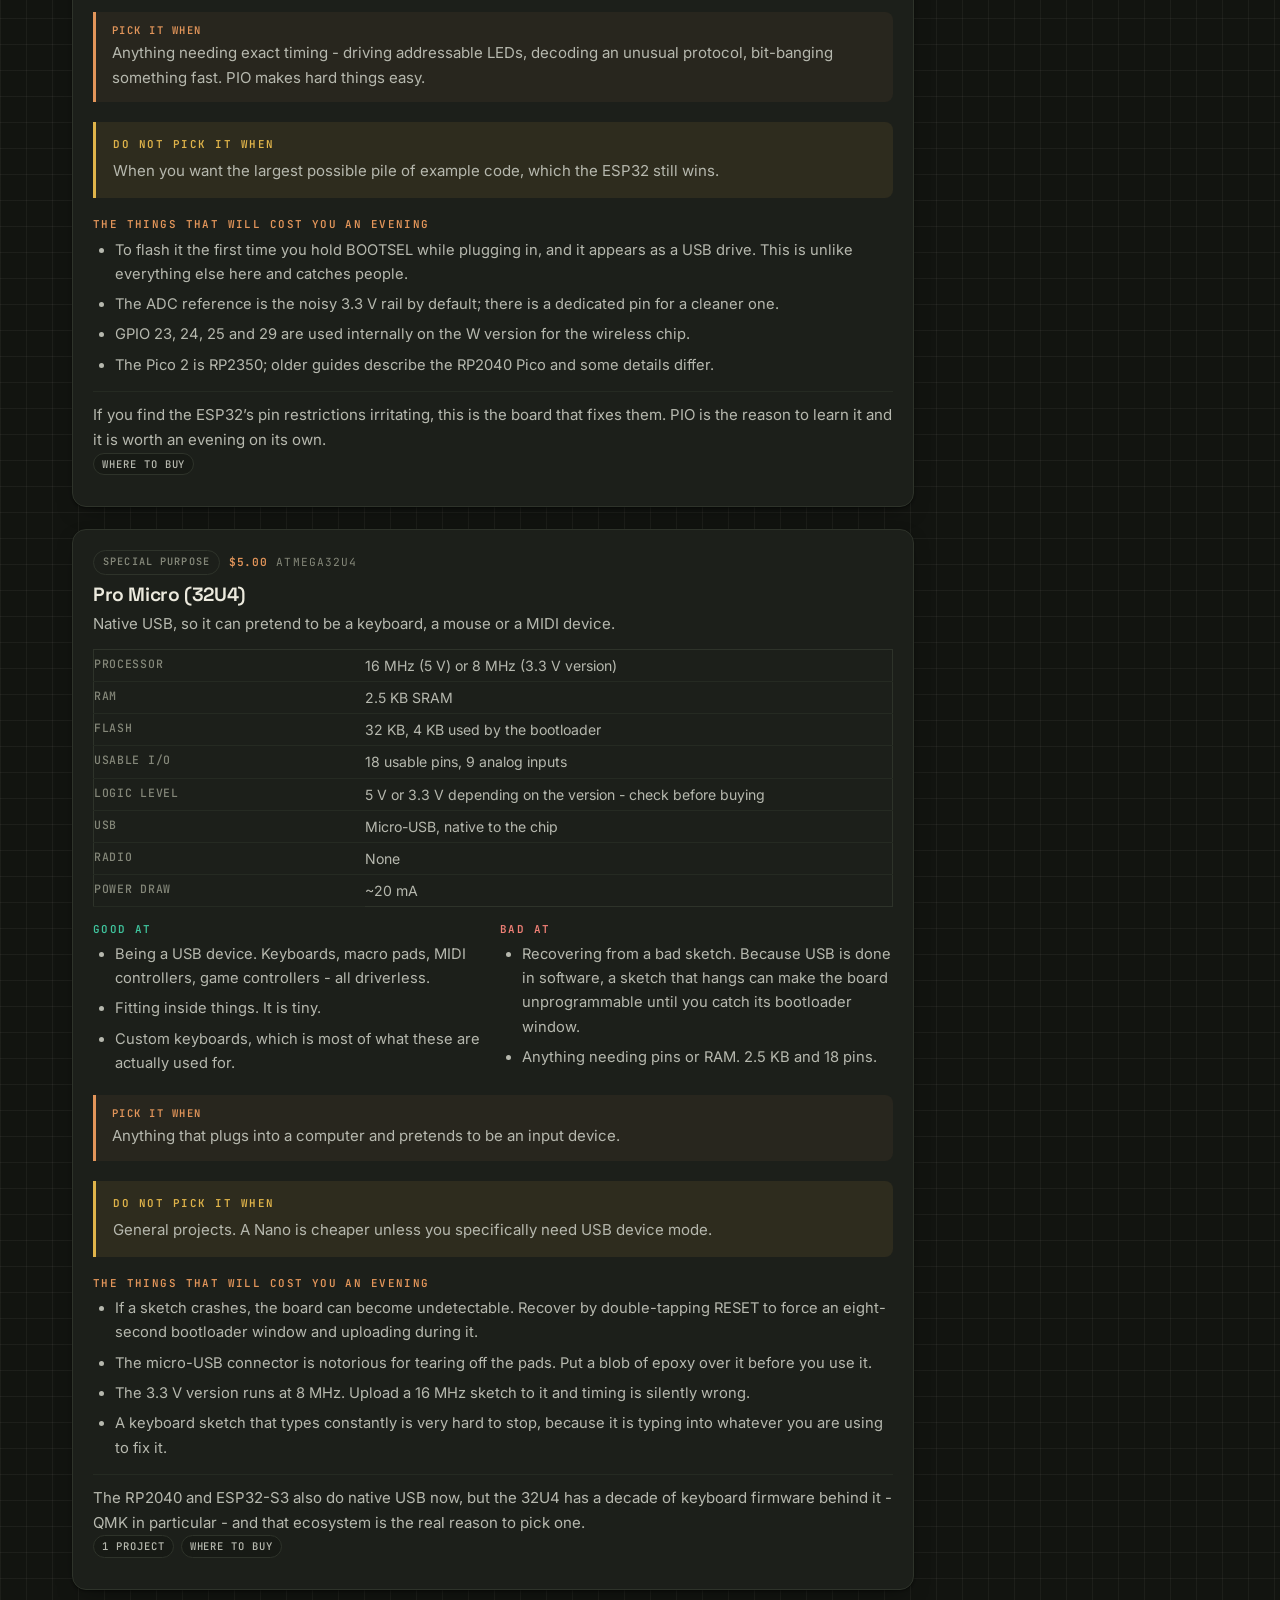
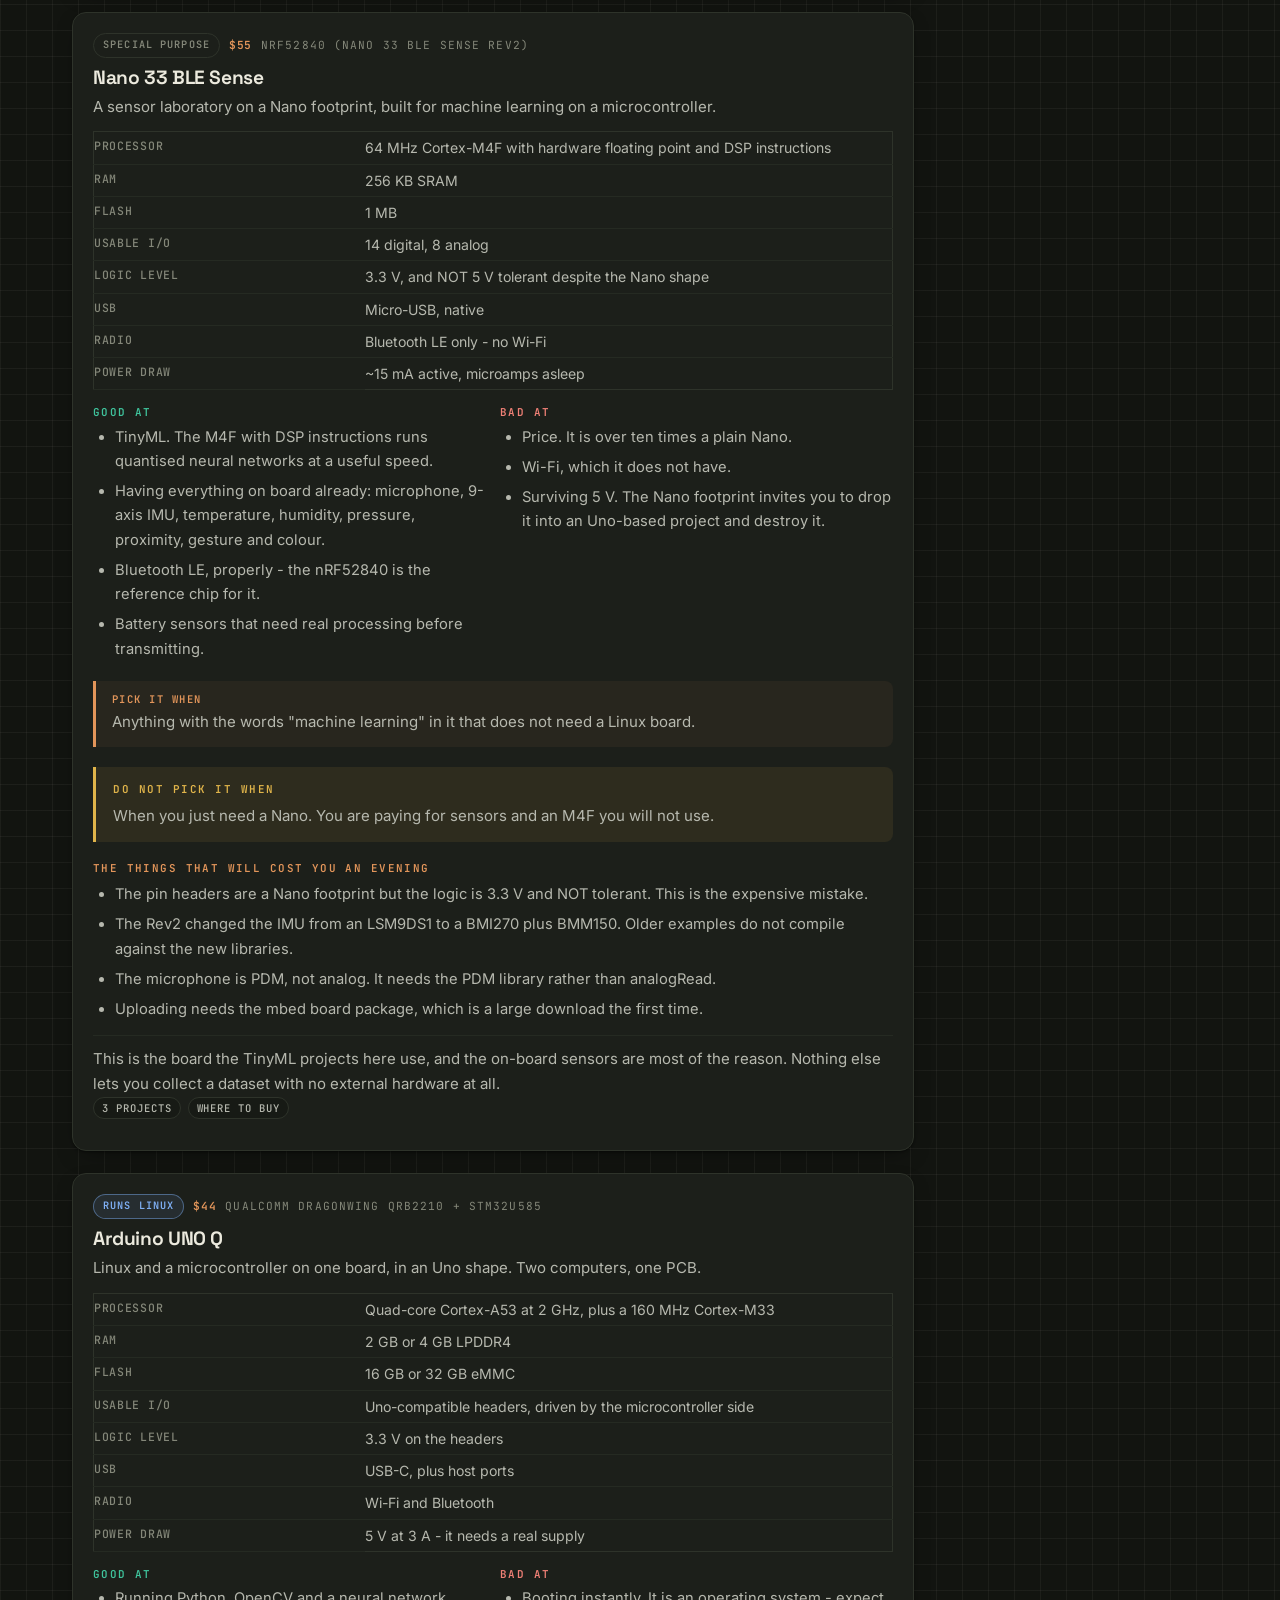
<file: basics/boards.html>
<!DOCTYPE html>
<html lang="en">
<head>
<meta charset="utf-8">
<meta name="viewport" content="width=device-width, initial-scale=1">
<title>Which board — The Build Book</title>
<meta name="description" content="Every board this site uses, what each is actually good at, what it is bad at, and the specific traps: Arduino Nano, Uno, Mega, ESP32, ESP8266, ESP32-CAM, Pico, Pro Micro, Nano 33 BLE Sense, UNO Q, Ventuno Q and the NVIDIA Jetson Orin Nano.">
<link rel="icon" href="../assets/favicon.svg" type="image/svg+xml">
<link rel="manifest" href="../manifest.webmanifest">
<link rel="apple-touch-icon" href="../assets/icons/apple-touch-icon.png">
<meta name="theme-color" content="#b4662b">
<meta name="apple-mobile-web-app-capable" content="yes">
<meta name="apple-mobile-web-app-status-bar-style" content="black-translucent">
<meta name="apple-mobile-web-app-title" content="Build Book">
<link rel="preconnect" href="https://fonts.googleapis.com">
<link rel="preconnect" href="https://fonts.gstatic.com" crossorigin>
<link href="https://fonts.googleapis.com/css2?family=Inter:wght@400;500;600&family=Space+Grotesk:wght@500;600;700&family=JetBrains+Mono:wght@400;500;600&display=swap" rel="stylesheet">
<link rel="stylesheet" href="../assets/css/style.css">
<script>(function(){try{var t=localStorage.getItem('ab-theme')||'dark';document.documentElement.setAttribute('data-theme',t);}catch(e){}}());</script>
</head>
<body>
<a class="skip" href="#main">Skip to content</a>

<section class="proj-head">
  <div class="wrap">
    <div class="crumbs"><a href="../index.html">Home</a> / Basics / Which board</div>
    <h1>Which board</h1>
    <p class="lede">Thirteen boards, what each one is genuinely for, and the specific ways each will waste an
    evening of your time. Most projects do not need a fast board - they need the right one, and those are
    different questions.</p>
    <p class="checked" id="checked"></p>
  </div>
</section>

<main class="wrap" id="main">
<div class="proj-layout">
<div class="pbody">

<section id="start">
  <h2>If you have never bought one</h2>
  <div id="first-board"></div>
  <p>That is the whole answer. The rest of this page is for when you have hit a limit and want to know which
  board removes it.</p>

  <div class="note tip"><span class="t">Buy two of whatever you buy</span>
  <p>The second board is not a spare. It is a diagnostic tool: when something does not work, swapping the board
  tells you in thirty seconds whether the fault is your wiring or your hardware. At these prices that is the
  cheapest test equipment you will ever own.</p></div>
</section>

<section id="voltage">
  <h2>The one thing that destroys boards</h2>
  <p><strong>5 volt and 3.3 volt logic are not interchangeable</strong>, and mixing them is how most dead boards
  die. It is worth understanding once, properly, because it applies to everything on this page.</p>

  <p>The classic Arduinos - Uno, Nano, Mega, Pro Micro - run at 5&nbsp;V. Everything modern - ESP32, ESP8266,
  Pico, Nano 33, and all three Linux boards - runs at 3.3&nbsp;V. Two consequences follow, and only one of them
  is obvious:</p>

  <ul>
    <li><strong>A 5 V output into a 3.3 V input can destroy it.</strong> This is the dangerous direction.
    Connecting an Uno's TX pin straight to an ESP32's RX pin is the textbook example, and it sometimes works
    for weeks before failing.</li>
    <li><strong>A 3.3 V output into a 5 V input often just does not work</strong>, because 3.3&nbsp;V may not
    be high enough to read as a logical 1. This direction is usually harmless but confusing - the wire is
    connected and nothing happens.</li>
  </ul>

  <p>The fix is a level shifter, which is a dollar. A resistor divider works for one direction. And a few 5&nbsp;V
  parts are happy being driven at 3.3&nbsp;V - WS2812 LEDs usually are, at the edge of their specification.</p>

  <div class="note danger"><span class="t">The Nano 33 BLE Sense trap</span>
  <p>It has a Nano's shape, a Nano's pin labels and a Nano's name, and it is <strong>3.3&nbsp;V and not
  5&nbsp;V tolerant</strong>. Dropping one into an existing Uno-based project as an upgrade is an expensive
  way to learn this. Same for the Jetson's 40-pin header.</p></div>
</section>

<section id="table">
  <h2>All thirteen, side by side</h2>
  <p>Sorted by price. The columns are the things that actually change a decision - clock speed almost never
  does.</p>
  <div class="table-scroll"><table id="cmp"></table></div>
  <p class="muted" id="cmp-note"></p>
</section>

<section id="choosing">
  <h2>Choosing by what you are building</h2>
  <p>Most of the time the project picks the board rather than the other way round.</p>
  <div class="grid grid-2" id="usecases"></div>
</section>

<section id="detail">
  <h2>Every board in detail</h2>
  <p>Each one lists what it is good at, what it is bad at, and the gotchas - the specific, concrete things that
  will cost you an evening if nobody tells you first.</p>
  <div class="toolbar">
    <div class="field">
      <label for="f-tier">Show</label>
      <select id="f-tier">
        <option value="">All boards</option>
        <option value="classic">8-bit classics</option>
        <option value="wireless">With a radio</option>
        <option value="special">Special purpose</option>
        <option value="linux">Runs Linux</option>
      </select>
    </div>
  </div>
  <div id="boards"></div>
</section>

<section id="clones">
  <h2>Clones, and what you actually lose</h2>
  <p>An official Uno is around $28 and a clone is around $5. The chip is the same, the sketch is the same, and
  the clone is not a counterfeit - the designs are open hardware and making them is the point.</p>
  <p>What differs:</p>
  <ul>
    <li><strong>The USB chip.</strong> Official boards use an ATmega16U2; clones use a CH340 or CP2102. Both
    work, but the CH340 needs a driver on Windows and older macOS, and the board looks completely dead until
    you install it. This is the single most common "my new board does not work".</li>
    <li><strong>The voltage regulator.</strong> Clones often fit a smaller one. Fine at normal loads, and it
    will get hot if you draw 500&nbsp;mA through the 5&nbsp;V pin.</li>
    <li><strong>Headers.</strong> Usually supplied loose. Soldering them is the perfect first soldering job -
    see the <a href="soldering.html">soldering guide</a>.</li>
    <li><strong>Quality control.</strong> Occasionally a bad board. At a fifth of the price, buying two is
    still cheaper.</li>
  </ul>
  <p>Buy clones. If you want to support the Arduino project, buy one official board once - that is a reasonable
  thing to do, and it is a donation rather than a purchase.</p>
</section>

<section id="outgrow">
  <h2>How you know you have outgrown a board</h2>
  <p>There are only about five real limits, and each has an obvious next step.</p>
  <div class="grid grid-2">
    <div class="card">
      <h3>You ran out of RAM</h3>
      <p>The symptom is not a compiler error. It is a sketch that compiles, runs for a while, then behaves
      insanely - garbled output, random resets, a variable that changes on its own. That is the stack and the
      heap colliding.</p>
      <p><strong>Next:</strong> an ESP32 has 150 times the RAM for less money. Or fix it in place by moving
      constant strings to flash with <code>F()</code> and <code>PROGMEM</code>, which often buys back
      hundreds of bytes.</p>
    </div>
    <div class="card">
      <h3>You ran out of pins</h3>
      <p>Counting the wires and coming up short.</p>
      <p><strong>Next:</strong> usually not a bigger board. A PCF8574 gives eight more I/O over two I2C wires
      for under a dollar; a 74HC595 gives eight outputs for three pins; a CD4051 reads eight analog inputs on
      one. A Mega is the last resort, not the first.</p>
    </div>
    <div class="card">
      <h3>It is too slow</h3>
      <p>Rarer than people think. If you are reading a sensor and blinking something, 16&nbsp;MHz is not your
      problem. It becomes real with audio, FFTs, addressable LED strips over a few hundred pixels, or anything
      using floating point in a loop.</p>
      <p><strong>Next:</strong> an ESP32 or a Pico. Both are 32-bit with hardware floating point, which is the
      part that matters - not the clock number.</p>
    </div>
    <div class="card">
      <h3>It needs to talk to something</h3>
      <p>Wi-Fi, Bluetooth, a phone, an API.</p>
      <p><strong>Next:</strong> an ESP32, and it costs less than the Nano you are replacing. Bolting a radio
      module onto an Uno costs more and works worse.</p>
    </div>
    <div class="card">
      <h3>It needs to see or listen</h3>
      <p>Cameras and real audio processing are where microcontrollers genuinely stop.</p>
      <p><strong>Next:</strong> an ESP32-CAM for cheap video, a UNO Q for vision with Python libraries, a
      Jetson when a model will not run anywhere else.</p>
    </div>
    <div class="card">
      <h3>It has to last on a battery</h3>
      <p>A Nano running flat out is about a week on AAs. Most of that is the power LED and the regulator, not
      the chip.</p>
      <p><strong>Next:</strong> often the same board, used properly - deep sleep, the LED removed, the
      regulator bypassed. Months instead of days, for free. An ESP32 sleeps at 10&nbsp;uA and wakes on a pin.</p>
    </div>
  </div>
</section>

<section id="notbought">
  <h2>Good boards this site does not use</h2>
  <p>Not because they are bad - because every project here has to name one board, and covering fewer means
  covering them properly.</p>
  <ul>
    <li><strong>Seeed XIAO family</strong> - thumbnail-sized boards in SAMD21, RP2040, ESP32-C3 and nRF52840
    flavours. Excellent when size is the constraint, and the newer ones have lithium charging built in.</li>
    <li><strong>Raspberry Pi 5 and Zero 2 W</strong> - full Linux computers. A Zero 2 W is a genuinely good
    answer for camera projects, and the Pi ecosystem is enormous. The UNO Q covers similar ground here with a
    microcontroller attached.</li>
    <li><strong>STM32 "Blue Pill"</strong> - very cheap 32-bit with excellent peripherals, and a steeper start
    because the tooling assumes you know what you are doing.</li>
    <li><strong>Teensy 4.x</strong> - a 600&nbsp;MHz Cortex-M7, by a distance the fastest microcontroller board
    you can buy, and the standard answer for serious audio work.</li>
    <li><strong>ESP32-S3 and C6</strong> - newer ESP32 variants with native USB, more AI-friendly instructions,
    and on the C6, Thread and Zigbee. Everything on this site that runs on an ESP32 runs on an S3.</li>
  </ul>
  <p>New boards worth knowing about are on the <a href="../news.html">news shelf</a>, which says which of them
  change a project here and which change nothing.</p>
</section>

</div>

<aside class="toc"><div class="t">On this page</div><ol></ol></aside>
</div>
</main>

<script src="../assets/data/parts.js"></script>
<script src="../assets/data/categories.js"></script>
<script src="../assets/data/index.js"></script>
<script src="../assets/data/boards.js"></script>
<script src="../assets/data/i18n.js"></script>
<script src="../assets/js/site.js"></script>
<script>
(function () {
  AB.chrome('boards.html');
  AB.autoToc();

  var TIER_NAME = {
    classic:  '8-bit classic',
    wireless: 'Has a radio',
    special:  'Special purpose',
    linux:    'Runs Linux'
  };

  /* Project counts come from the generated index, never from a number
     typed on this page - so they cannot drift as projects are added. */
  var count = {};
  (AB.index || []).forEach(function (p) {
    (p.boards || []).forEach(function (b) { count[b] = (count[b] || 0) + 1; });
  });

  // "None" and "None as standard - ..." both mean no radio fitted.
  function hasRadio(b) { return b.specs.wireless && !/^None/.test(b.specs.wireless); }

  function part(id) { return AB.partIndex[id] || {}; }
  function name(id) { var p = part(id); return p.short || p.name || id; }
  function price(id) { return part(id).price; }

  document.getElementById('checked').textContent =
    'Specs checked ' + AB.boardGuide.updated + ' · prices are the same figures used in every bill of materials';

  // ---- the first-board recommendation -------------------------------
  var fb = AB.boardGuide.firstBoard;
  document.getElementById('first-board').innerHTML =
    '<div class="card"><h3>Buy an ' + AB.esc(name(fb)) + ', about ' + AB.usd(price(fb)) + '</h3>' +
    '<p>' + AB.esc(AB.boardGuide.firstBoardWhy) + '</p>' +
    '<div class="news-links">' +
      '<a class="chip" href="../projects.html?board=' + fb + '">' + (count[fb] || 0) + ' projects use one</a>' +
      '<a class="chip" href="#' + fb + '">Read the detail</a>' +
      '<a class="chip" href="tools.html">What else to buy</a>' +
    '</div></div>';

  // ---- comparison table ---------------------------------------------
  var rows = AB.boards.slice().sort(function (a, b) {
    return (price(a.id) || 0) - (price(b.id) || 0);
  });

  var head = '<thead><tr><th>Board</th><th>Price</th><th>Logic</th><th>RAM</th>' +
             '<th>Radio</th><th>Projects</th></tr></thead>';

  var body = rows.map(function (b) {
    var radio = b.specs.wireless;
    var fitted = hasRadio(b);
    return '<tr>' +
      '<td><a href="#' + b.id + '">' + AB.esc(name(b.id)) + '</a>' +
        '<br><span class="muted">' + AB.esc(b.chip) + '</span></td>' +
      '<td>' + AB.usd(price(b.id)) + '</td>' +
      '<td>' + (b.specs.logic.indexOf('5 V') === 0 ? '5 V' : '3.3 V') + '</td>' +
      '<td>' + AB.esc(b.specs.ram.split('(')[0].trim()) + '</td>' +
      '<td>' + (fitted ? AB.esc(radio.split(',')[0].split(' - ')[0])
                       : '<span class="muted">none</span>') + '</td>' +
      '<td>' + (count[b.id]
                 ? '<a href="../projects.html?board=' + b.id + '">' + count[b.id] + '</a>'
                 : '<span class="muted">0</span>') + '</td>' +
      '</tr>';
  }).join('');

  document.getElementById('cmp').innerHTML = head + '<tbody>' + body + '</tbody>';

  var withRadio = AB.boards.filter(hasRadio).length;
  document.getElementById('cmp-note').textContent =
    AB.boards.length + ' boards · ' + withRadio + ' have a radio · ' +
    AB.boards.filter(function (b) { return b.specs.logic.indexOf('5 V') === 0; }).length +
    ' are 5 V logic. Project counts include builds where a board is a supporting part, ' +
    'which is why the Uno appears alongside every Jetson project.';

  // ---- use cases -----------------------------------------------------
  var USES = [
    { h: 'Reading sensors, driving outputs', ids: ['nano'],
      why: 'No network, no camera, nothing exotic. The cheapest board that does it is the right one.' },
    { h: 'Anything on Wi-Fi or Bluetooth', ids: ['esp32', 'esp8266'],
      why: 'The ESP32 for almost everything; the ESP8266 when the job is one sensor and you want the smallest cheapest thing.' },
    { h: 'A camera', ids: ['esp32cam', 'uno-q'],
      why: 'The ESP32-CAM for cheap video over Wi-Fi. A UNO Q when you need to actually understand what is in the frame.' },
    { h: 'Exact timing, or an odd protocol', ids: ['pico'],
      why: 'PIO runs signal generation independently of the CPU. Nothing else at this price can.' },
    { h: 'Pretending to be a keyboard or MIDI device', ids: ['pro-micro'],
      why: 'Native USB is the requirement, and nothing else here has the same weight of keyboard firmware behind it.' },
    { h: 'Machine learning on a battery', ids: ['nano33ble'],
      why: 'An M4F with DSP instructions, and every sensor you need to collect a dataset already on the board.' },
    { h: 'Vision, speech, or a language model', ids: ['jetson-orin', 'ventuno-q'],
      why: 'A real GPU. Expensive, hot, and the only thing that will run the workload at all.' },
    { h: 'Lots of separate wires', ids: ['mega'],
      why: 'And only after you have considered a port expander, which is usually the better answer.' }
  ];

  document.getElementById('usecases').innerHTML = USES.map(function (u) {
    return '<div class="card"><h3>' + AB.esc(u.h) + '</h3>' +
      '<p>' + AB.esc(u.why) + '</p>' +
      '<div class="news-links">' + u.ids.map(function (id) {
        return '<a class="chip" href="#' + id + '">' + AB.esc(name(id)) + ' ' +
               AB.usd(price(id)) + '</a>';
      }).join('') + '</div></div>';
  }).join('');

  // ---- the detailed cards --------------------------------------------
  function list(cls, title, items) {
    if (!items || !items.length) return '';
    return '<div class="' + cls + '"><h4>' + title + '</h4><ul>' +
      items.map(function (i) { return '<li>' + AB.esc(i) + '</li>'; }).join('') +
      '</ul></div>';
  }

  function specRows(s) {
    var LABEL = {
      clock: 'Processor', ram: 'RAM', flash: 'Flash', io: 'Usable I/O',
      logic: 'Logic level', usb: 'USB', wireless: 'Radio', power: 'Power draw'
    };
    return '<table class="spec"><tbody>' + Object.keys(LABEL).map(function (k) {
      if (!s[k]) return '';
      return '<tr><th>' + LABEL[k] + '</th><td>' + AB.esc(s[k]) + '</td></tr>';
    }).join('') + '</tbody></table>';
  }

  function card(b) {
    var n = count[b.id] || 0;
    var out = '<article class="card board-card" id="' + b.id + '">';

    out += '<div class="news-top">' +
      '<span class="pill ' + (b.tier === 'linux' ? 'info' : b.tier === 'classic' ? 'ok' : 'dim') + '">' +
        TIER_NAME[b.tier] + '</span>' +
      '<span class="news-price">' + AB.usd(price(b.id)) + '</span>' +
      '<span class="news-vendor">' + AB.esc(b.chip) + '</span>' +
    '</div>';

    out += '<h3>' + AB.esc(name(b.id)) + '</h3>';
    out += '<p class="news-blurb">' + AB.esc(b.tagline) + '</p>';

    out += specRows(b.specs);

    out += '<div class="grid grid-2 board-pros">' +
      list('good', 'Good at', b.goodAt) +
      list('bad', 'Bad at', b.badAt) +
    '</div>';

    out += '<div class="news-why"><h4>Pick it when</h4><p>' + AB.esc(b.pick) + '</p></div>';
    out += '<div class="note warn"><span class="t">Do not pick it when</span><p>' + AB.esc(b.avoid) + '</p></div>';

    if (b.gotchas && b.gotchas.length) {
      out += '<h4 class="gotcha-h">The things that will cost you an evening</h4><ul class="gotchas">' +
        b.gotchas.map(function (g) { return '<li>' + AB.esc(g) + '</li>'; }).join('') + '</ul>';
    }

    if (b.note) out += '<p class="board-note">' + AB.esc(b.note) + '</p>';

    out += '<div class="news-links">';
    if (n) out += '<a class="chip" href="../projects.html?board=' + b.id + '">' + n +
                  ' project' + (n === 1 ? '' : 's') + '</a>';
    out += '<a class="chip" href="tools.html#part-index">Where to buy</a>';
    out += '</div>';

    return out + '</article>';
  }

  var sel = document.getElementById('f-tier');
  function render() {
    var t = sel.value;
    var list = AB.boards.filter(function (b) { return !t || b.tier === t; });
    document.getElementById('boards').innerHTML = list.map(card).join('') ||
      '<div class="empty"><h3>Nothing in that group</h3></div>';

    // A deep link to #esp32 must still work after filtering.
    if (location.hash) {
      var el = document.getElementById(location.hash.slice(1));
      if (el) el.scrollIntoView();
    }
  }
  sel.addEventListener('change', render);
  render();
}());
</script>
</body>
</html>
</file>
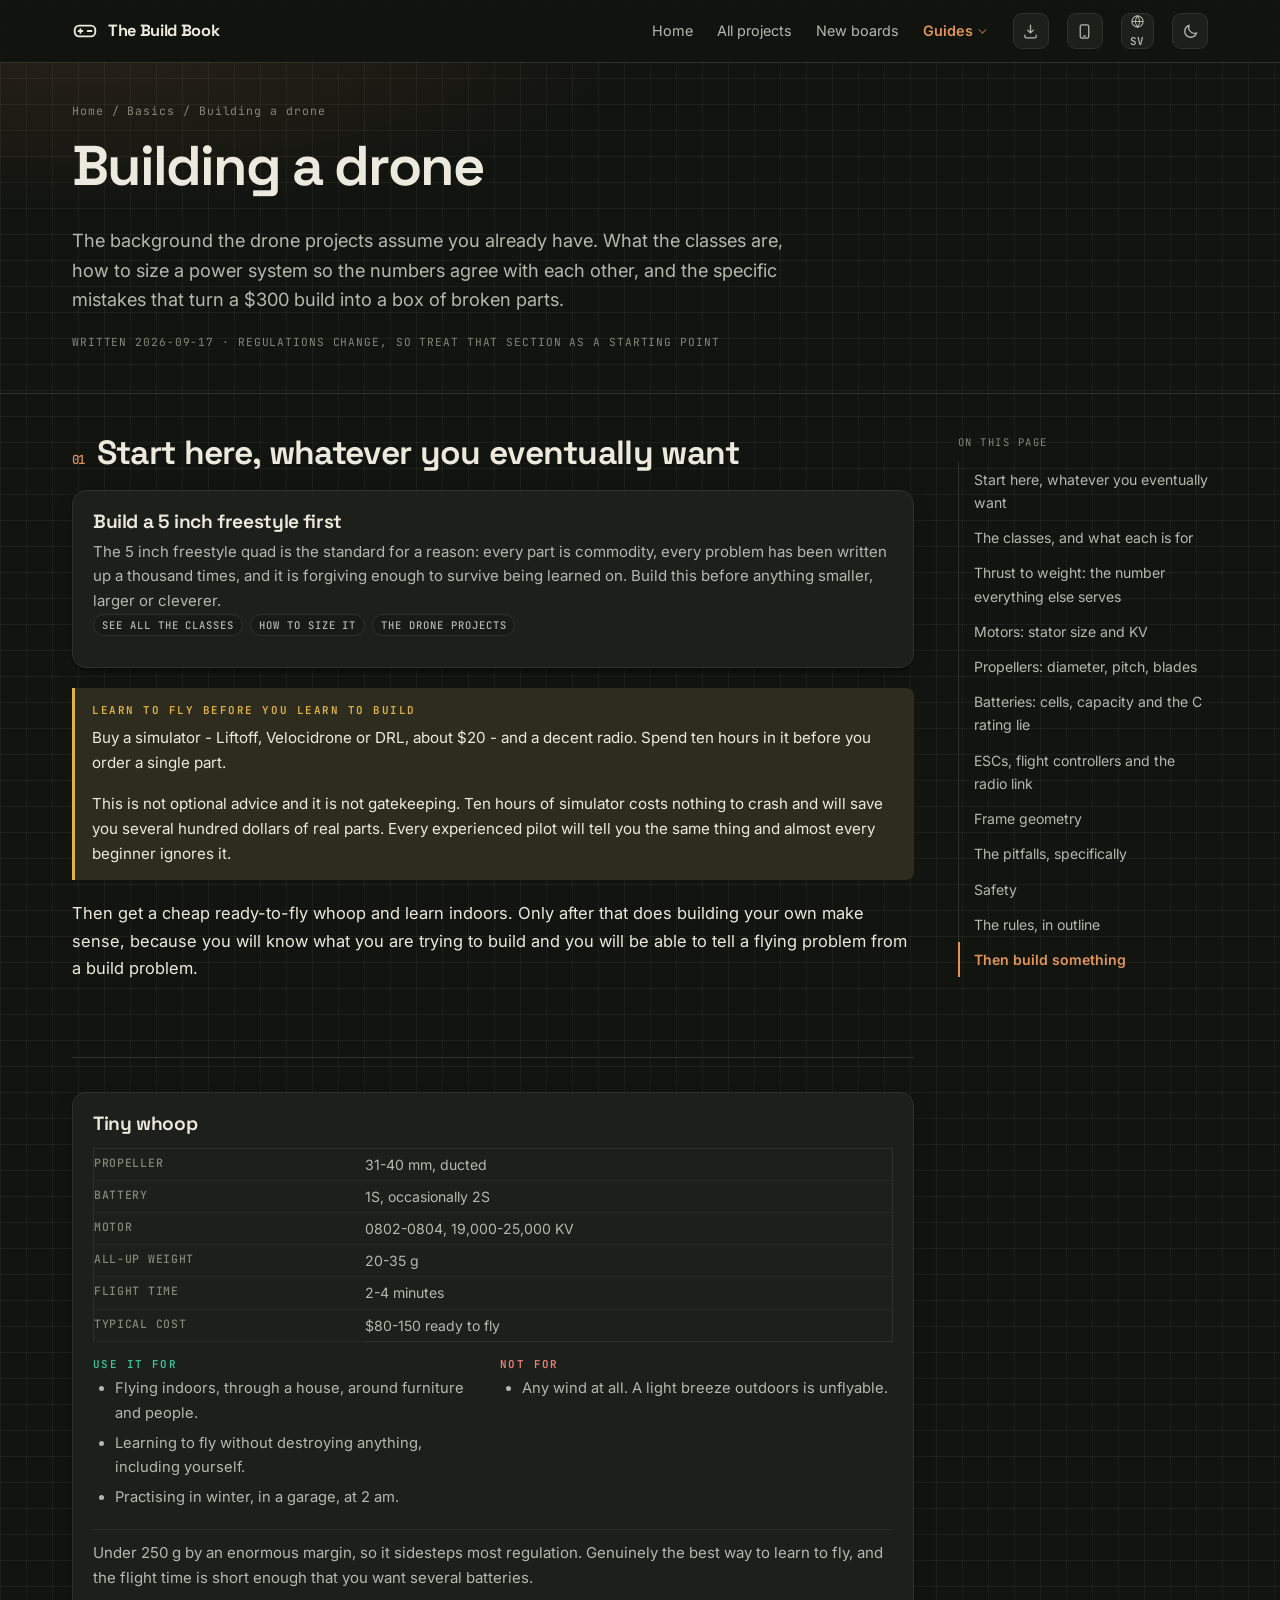
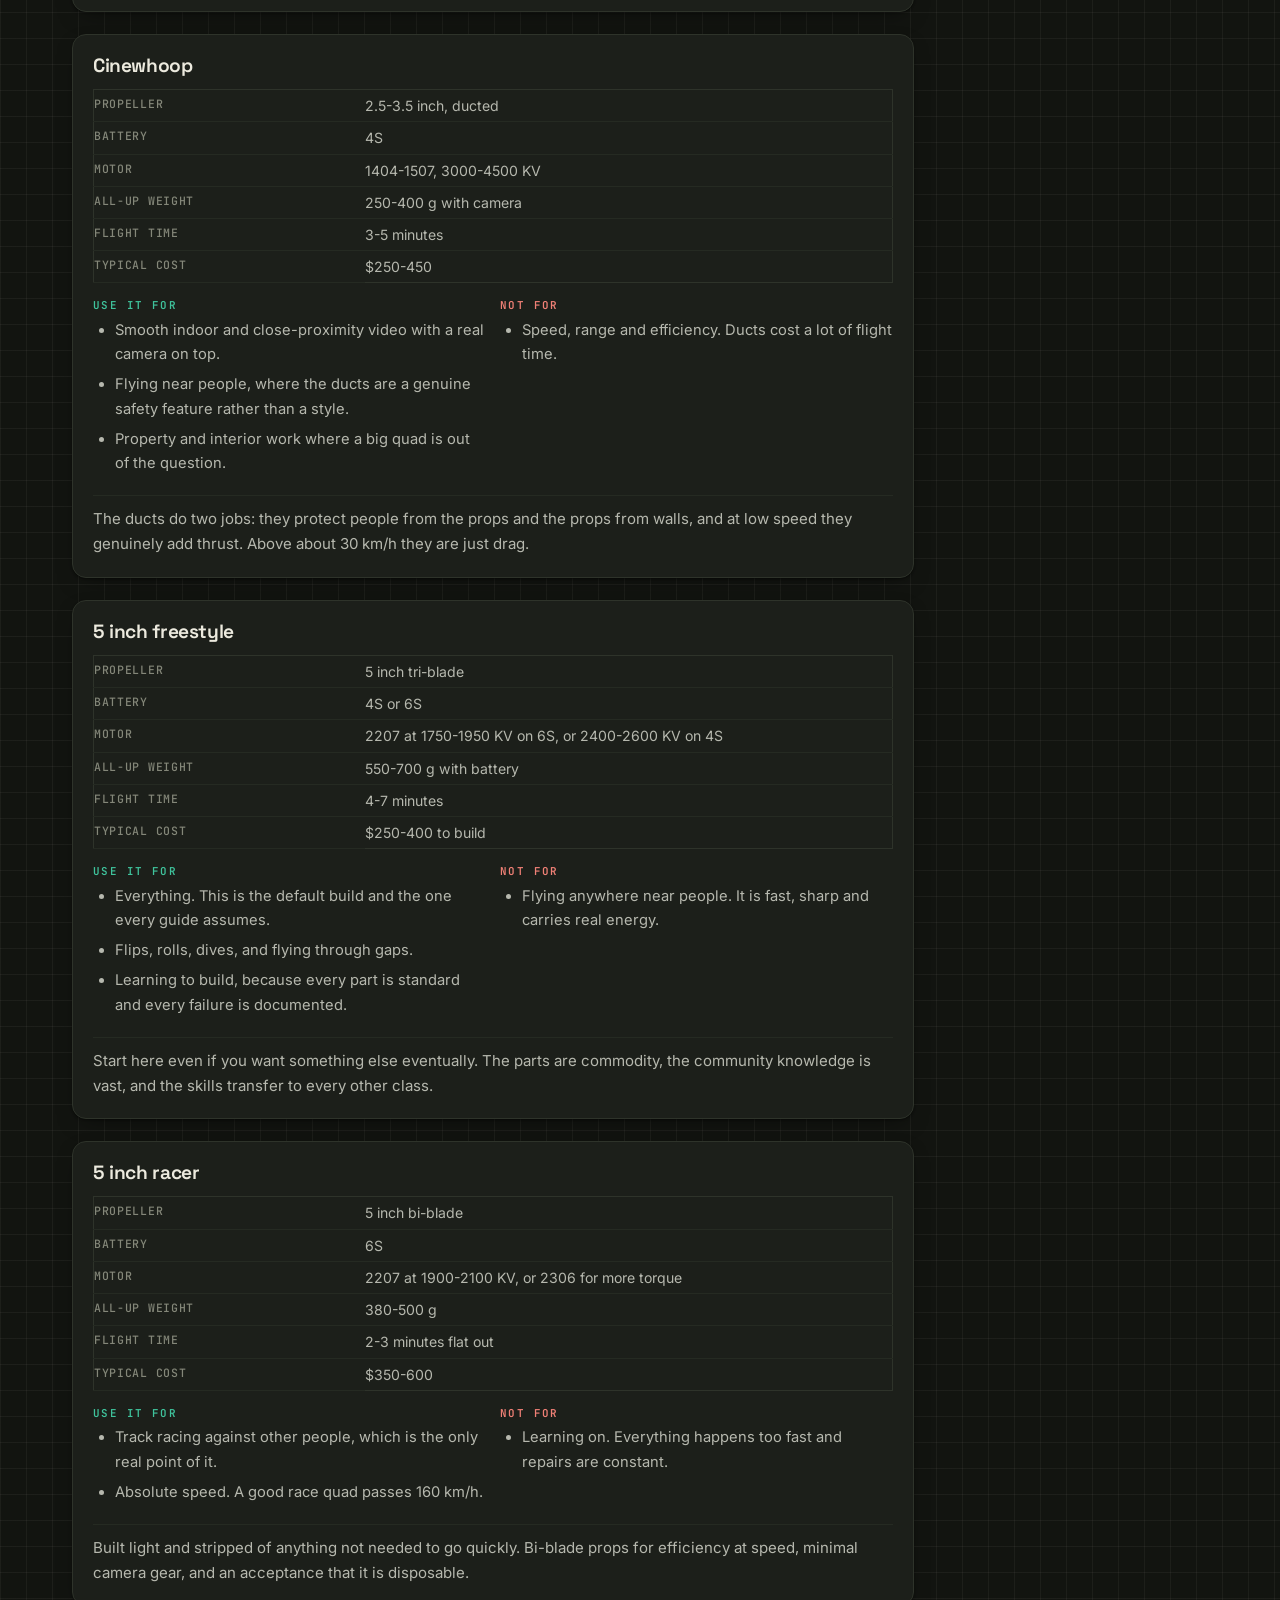
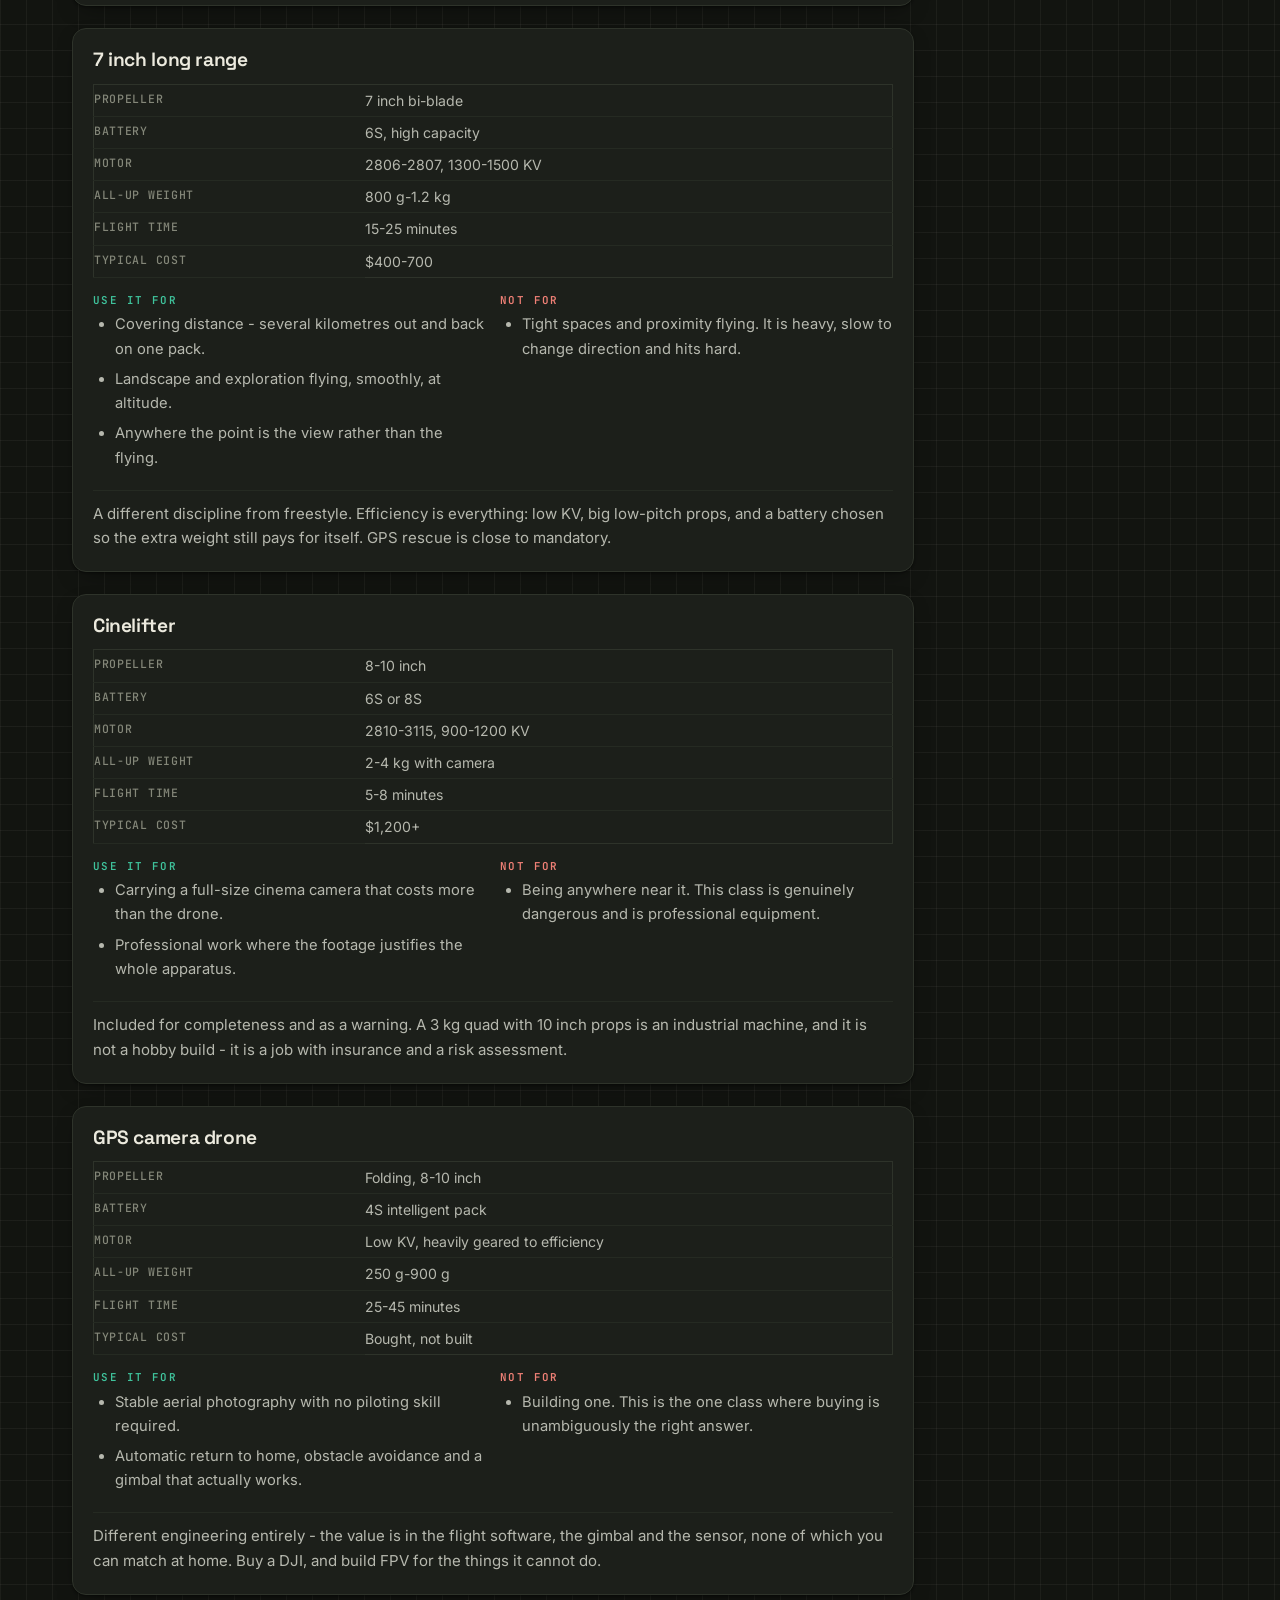
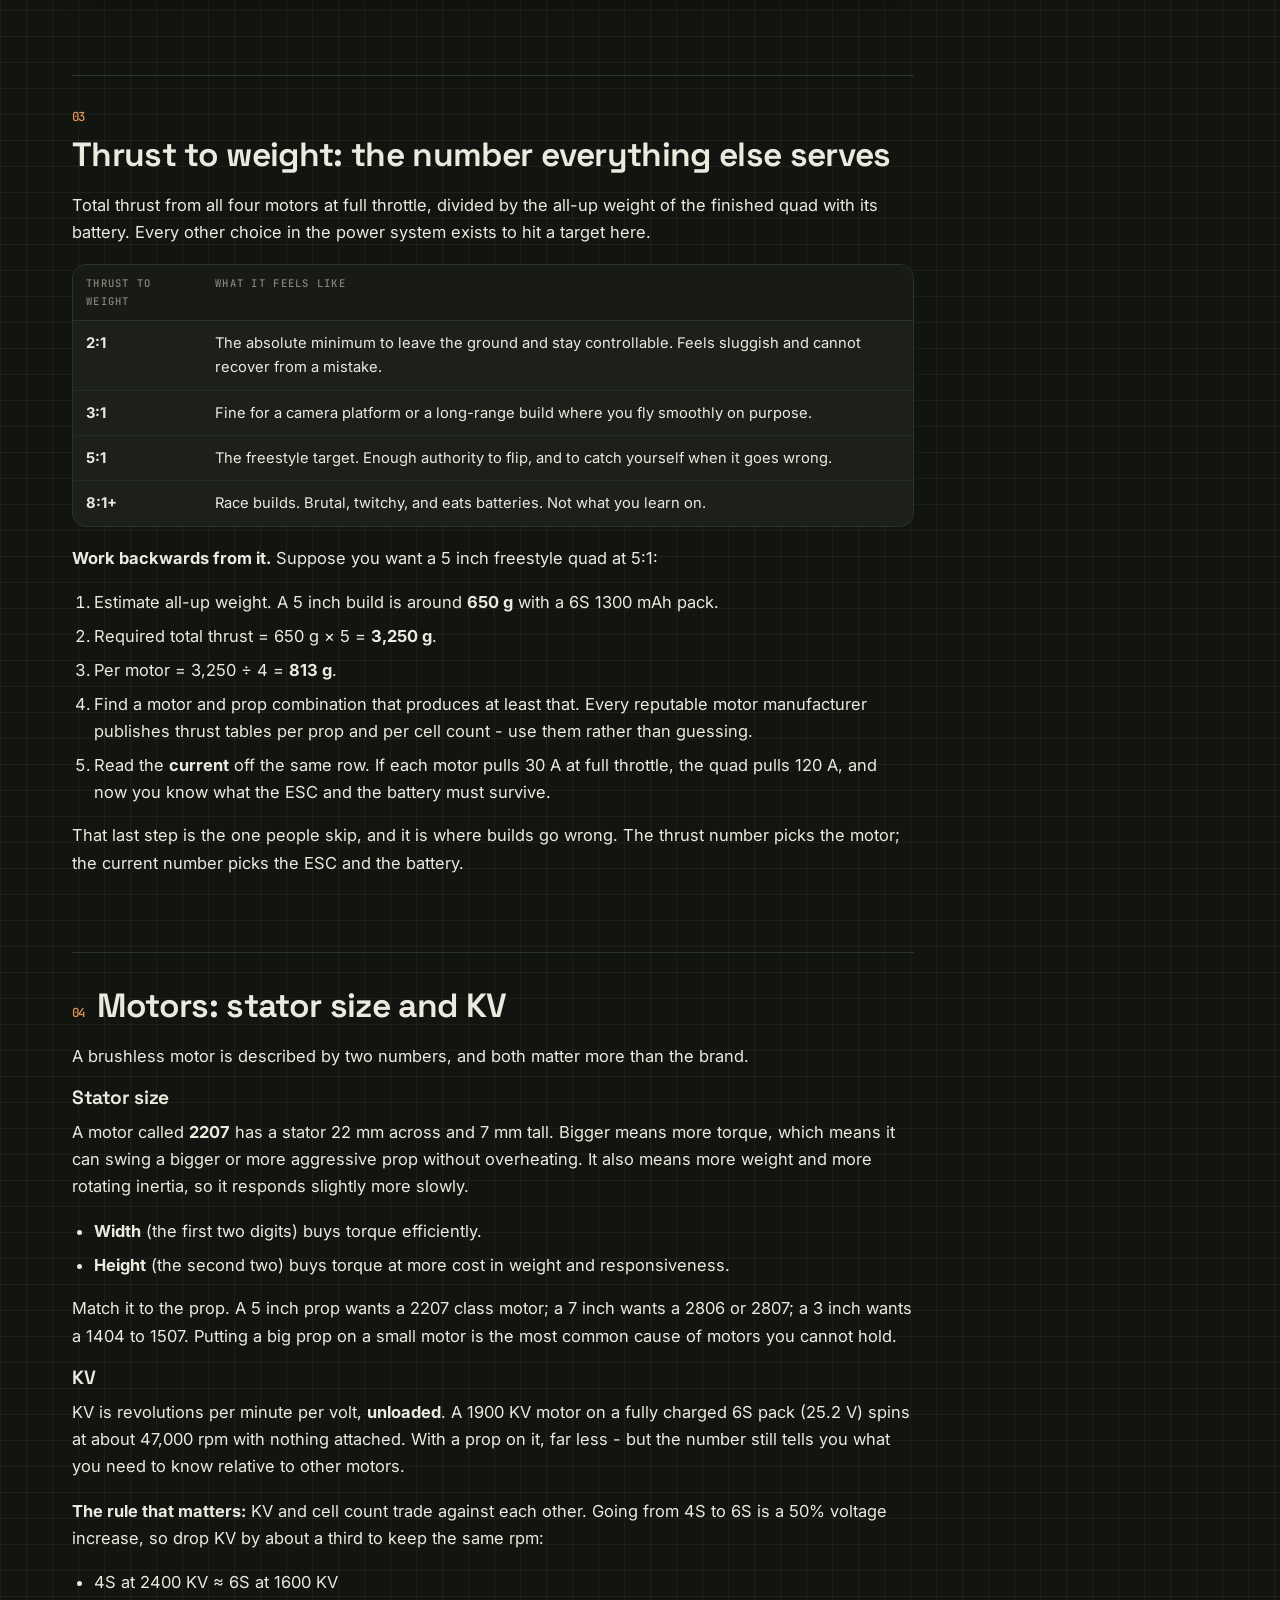
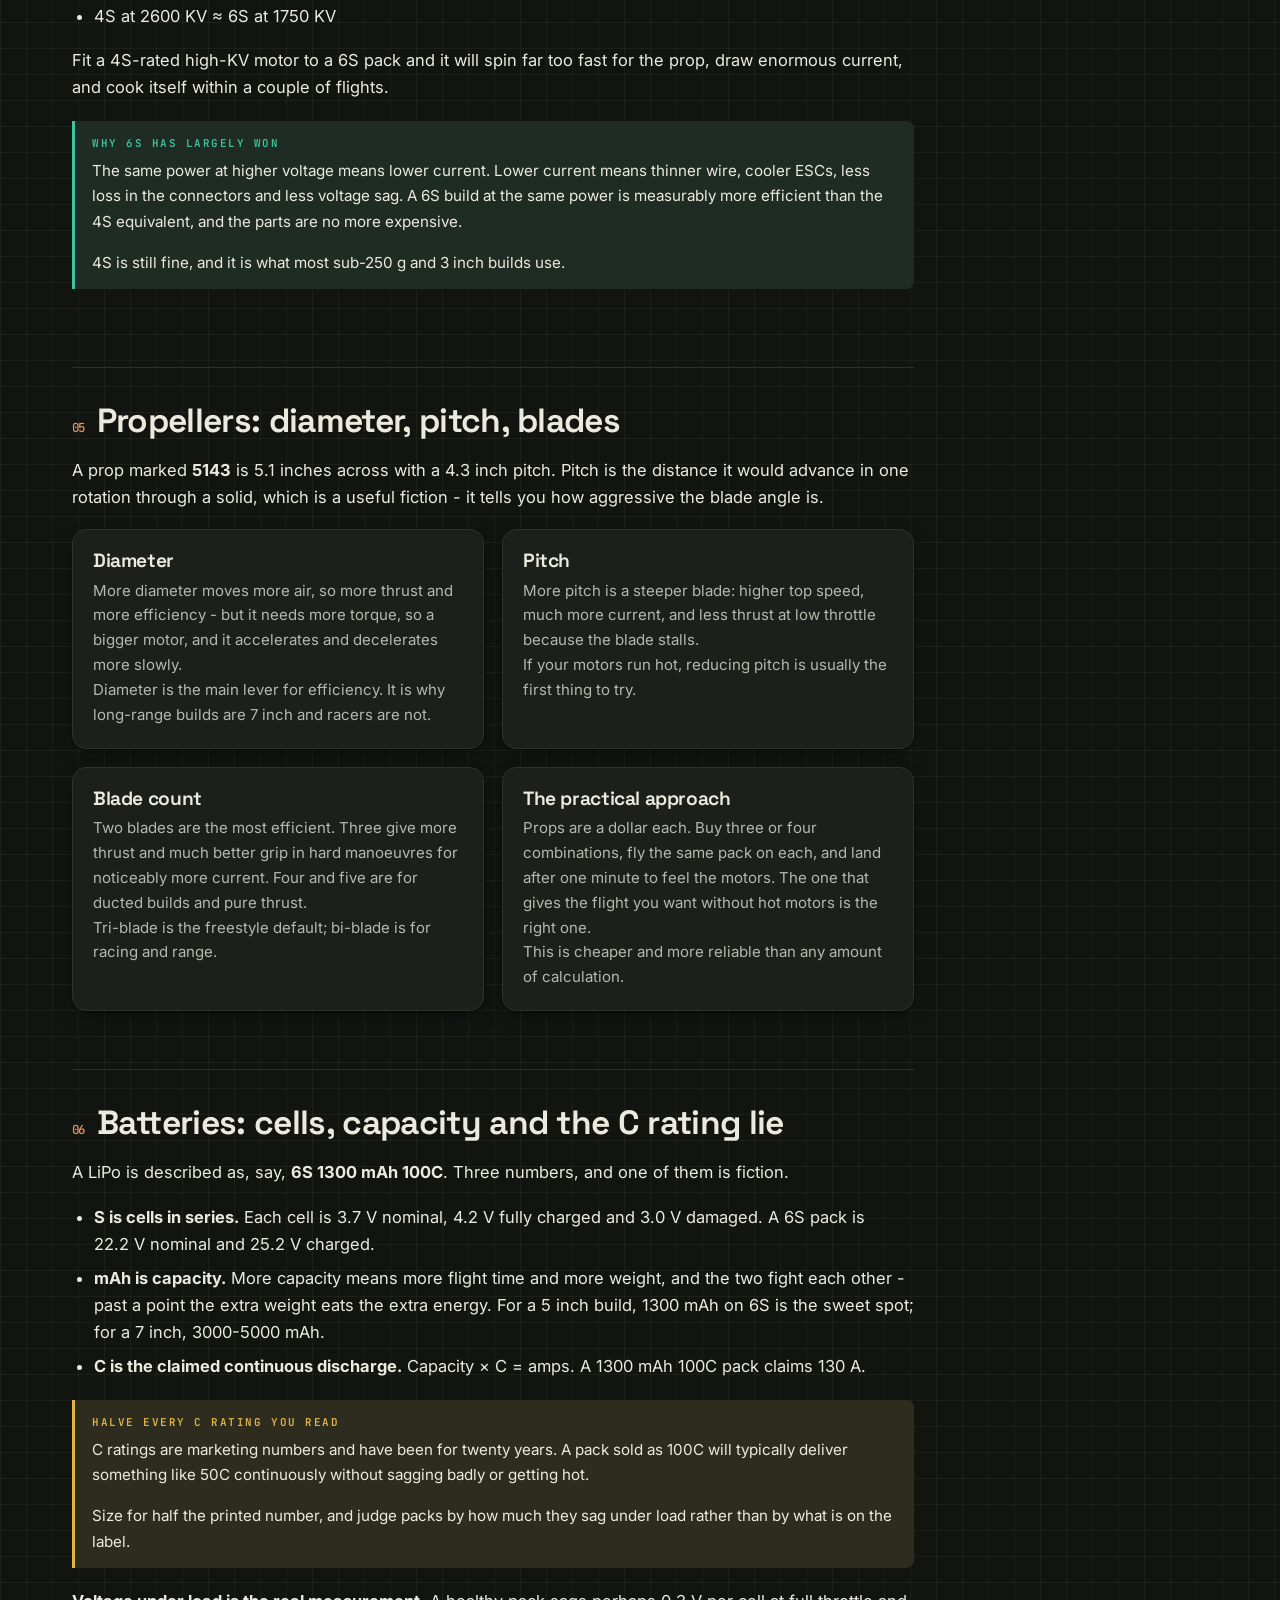
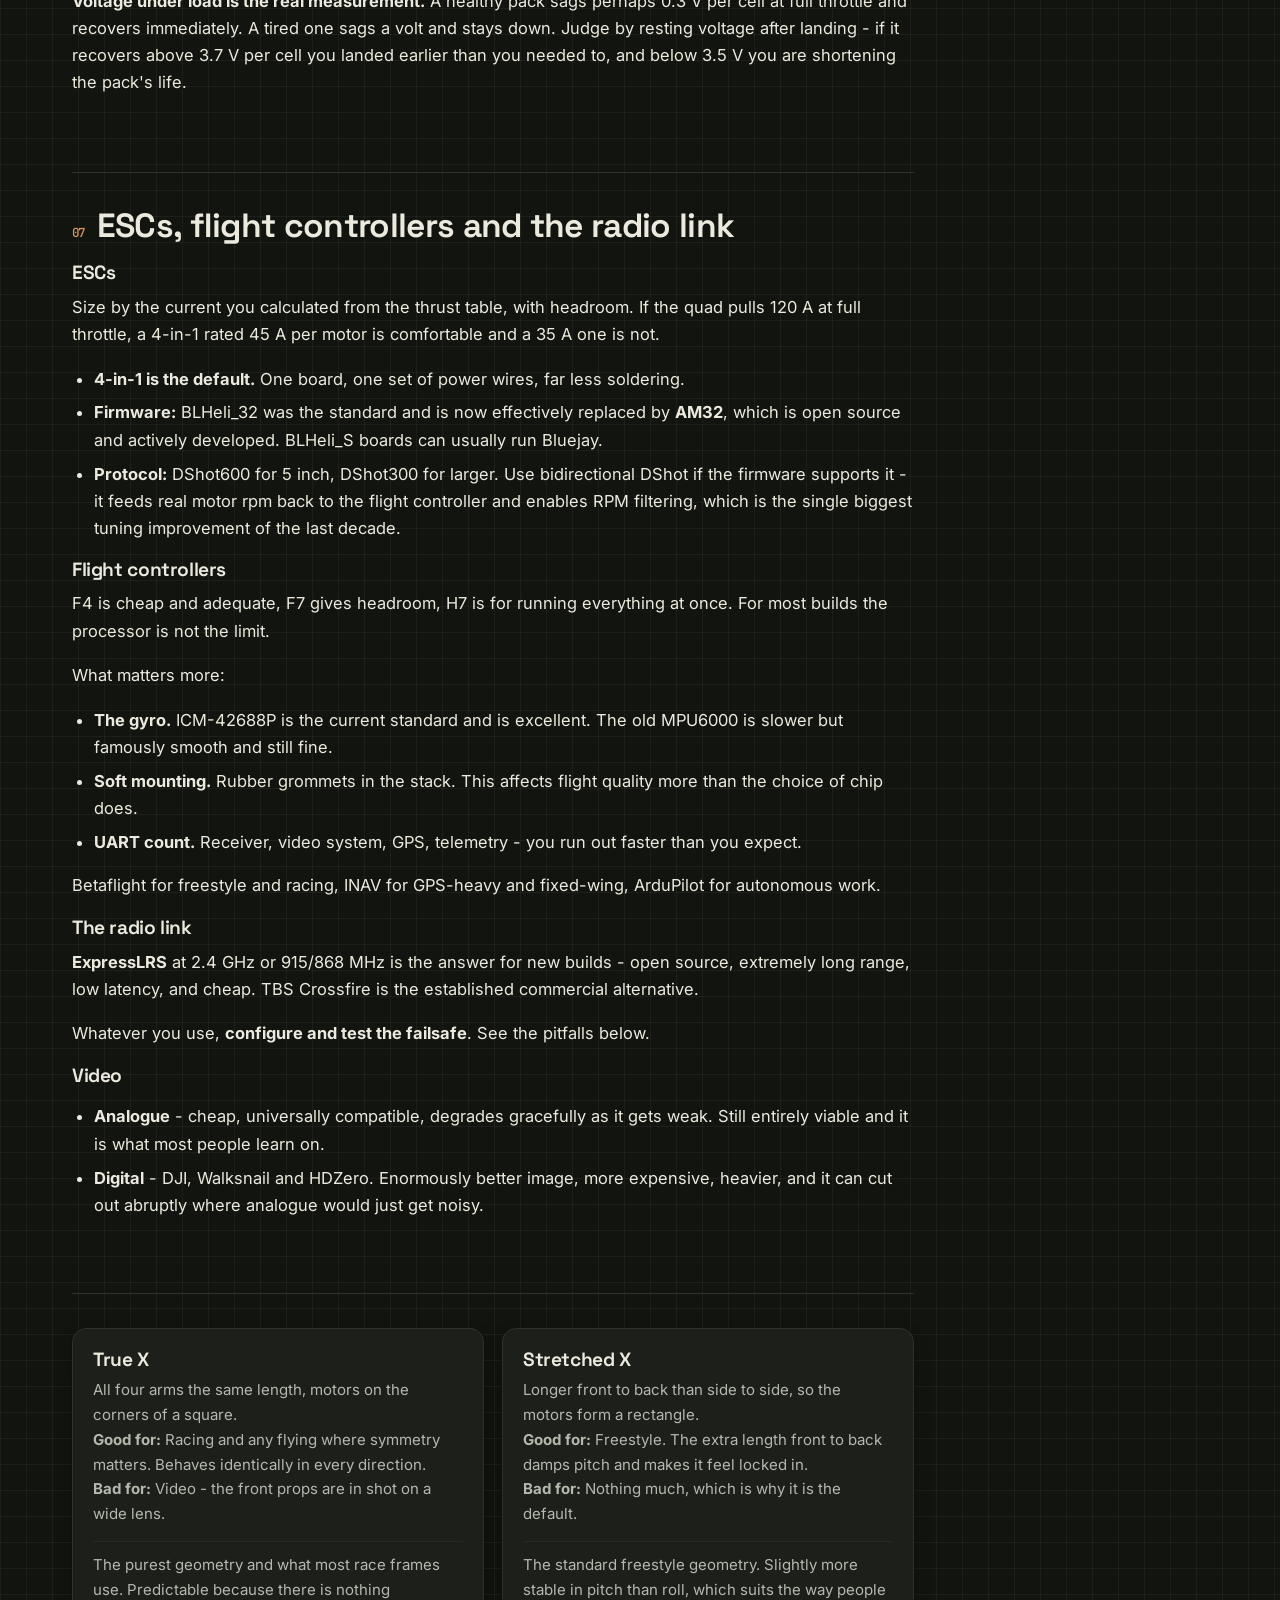
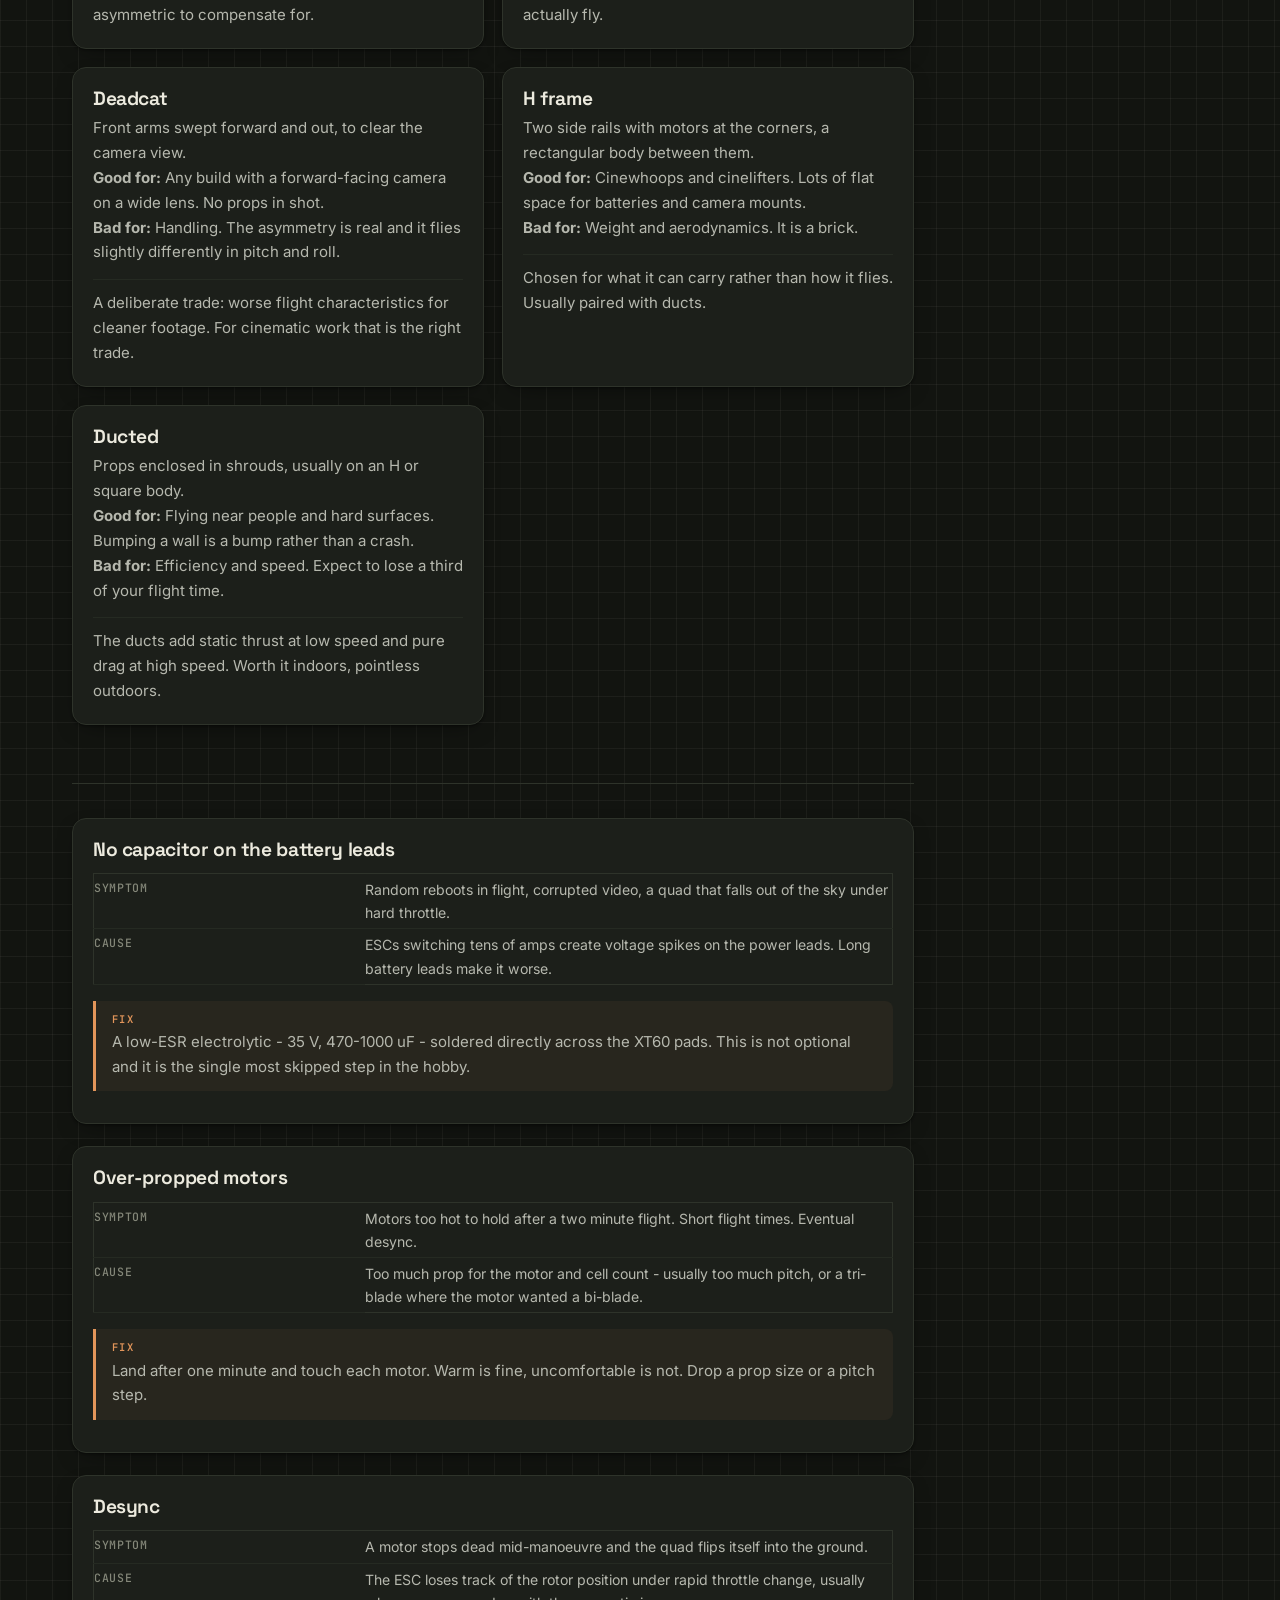
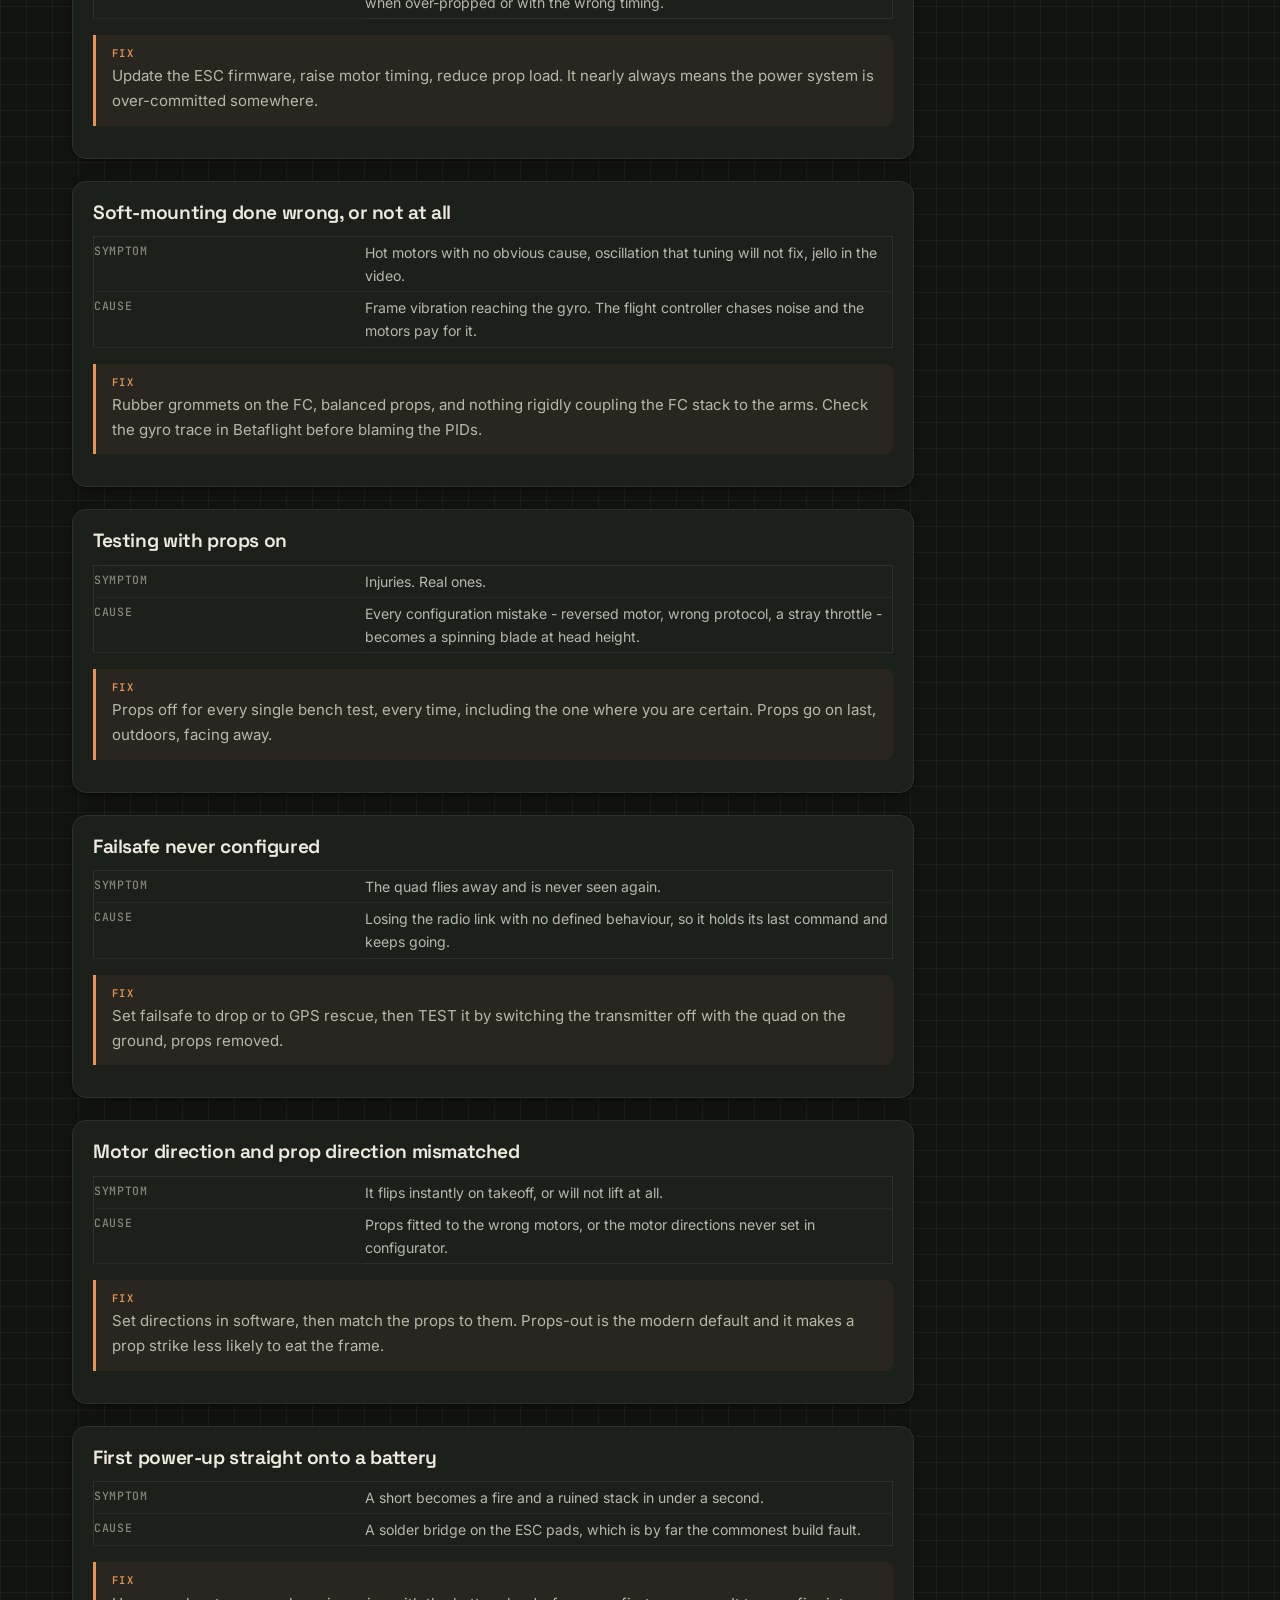
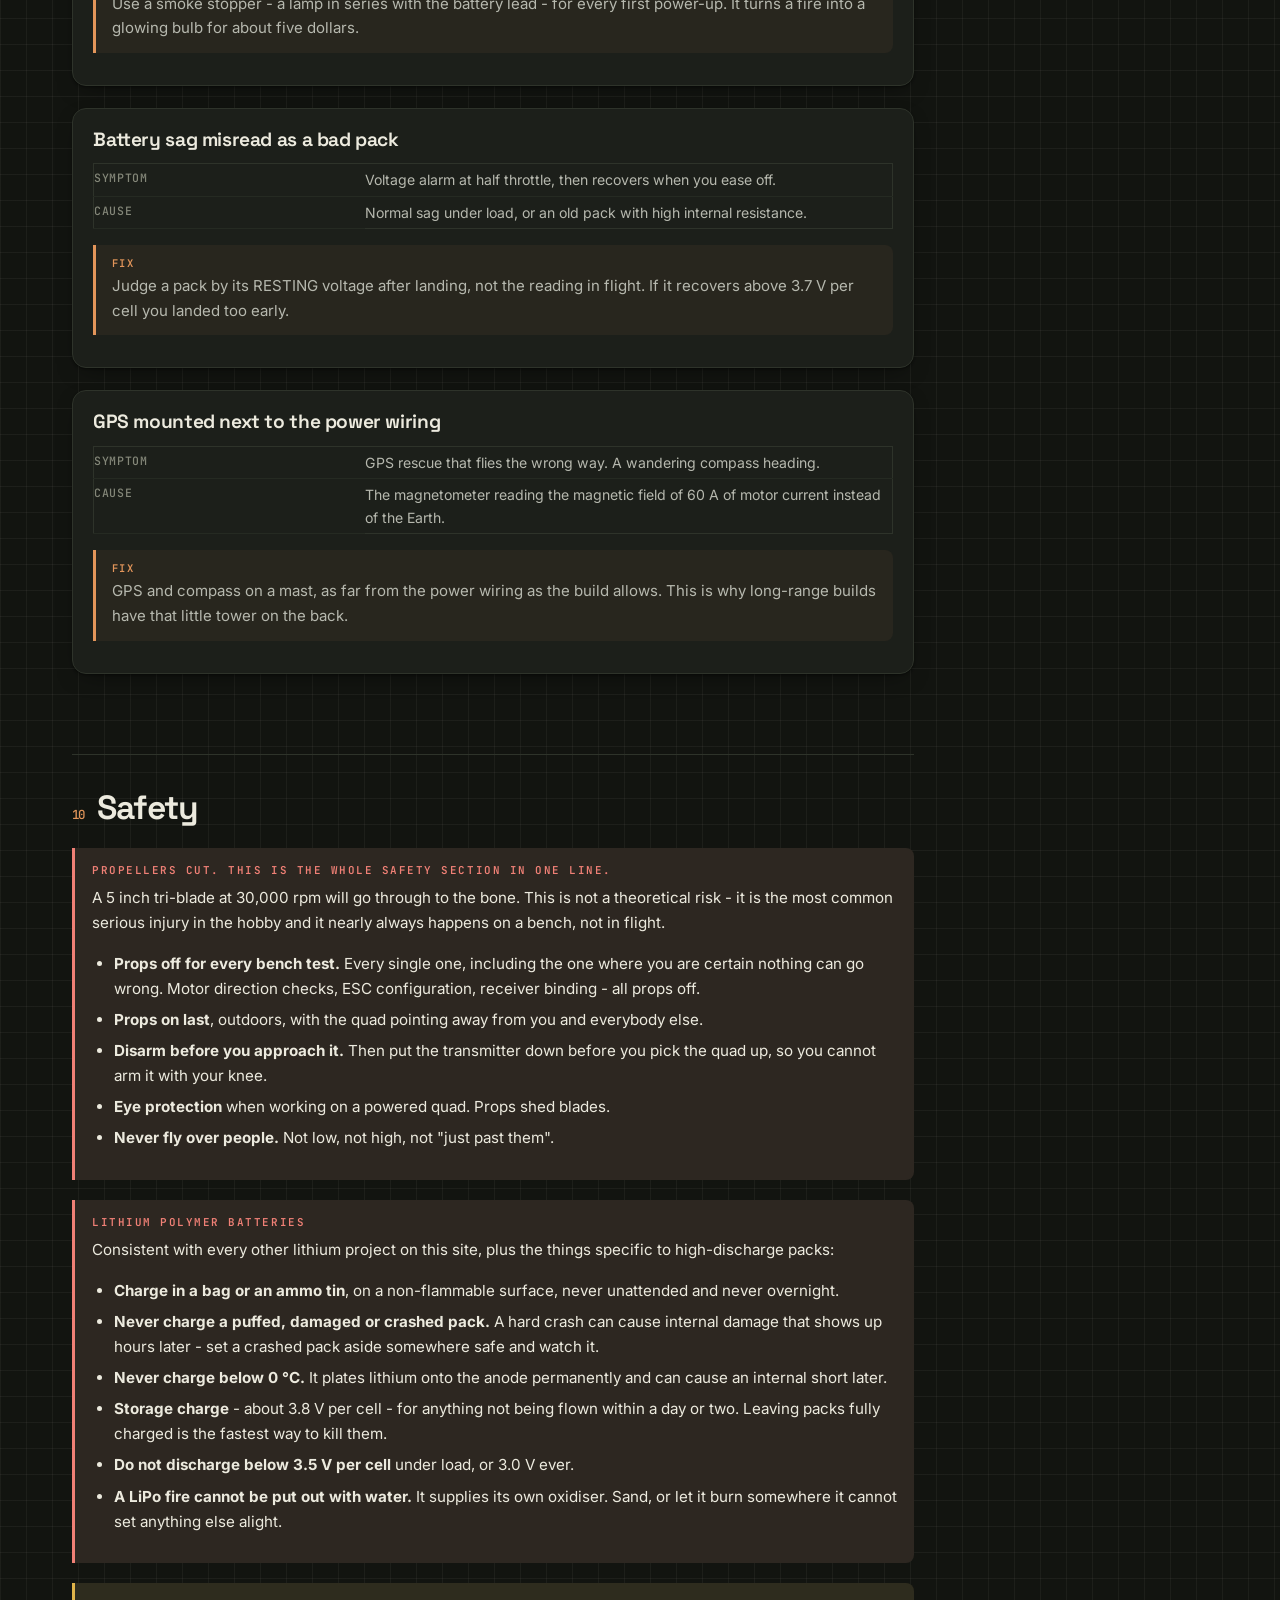
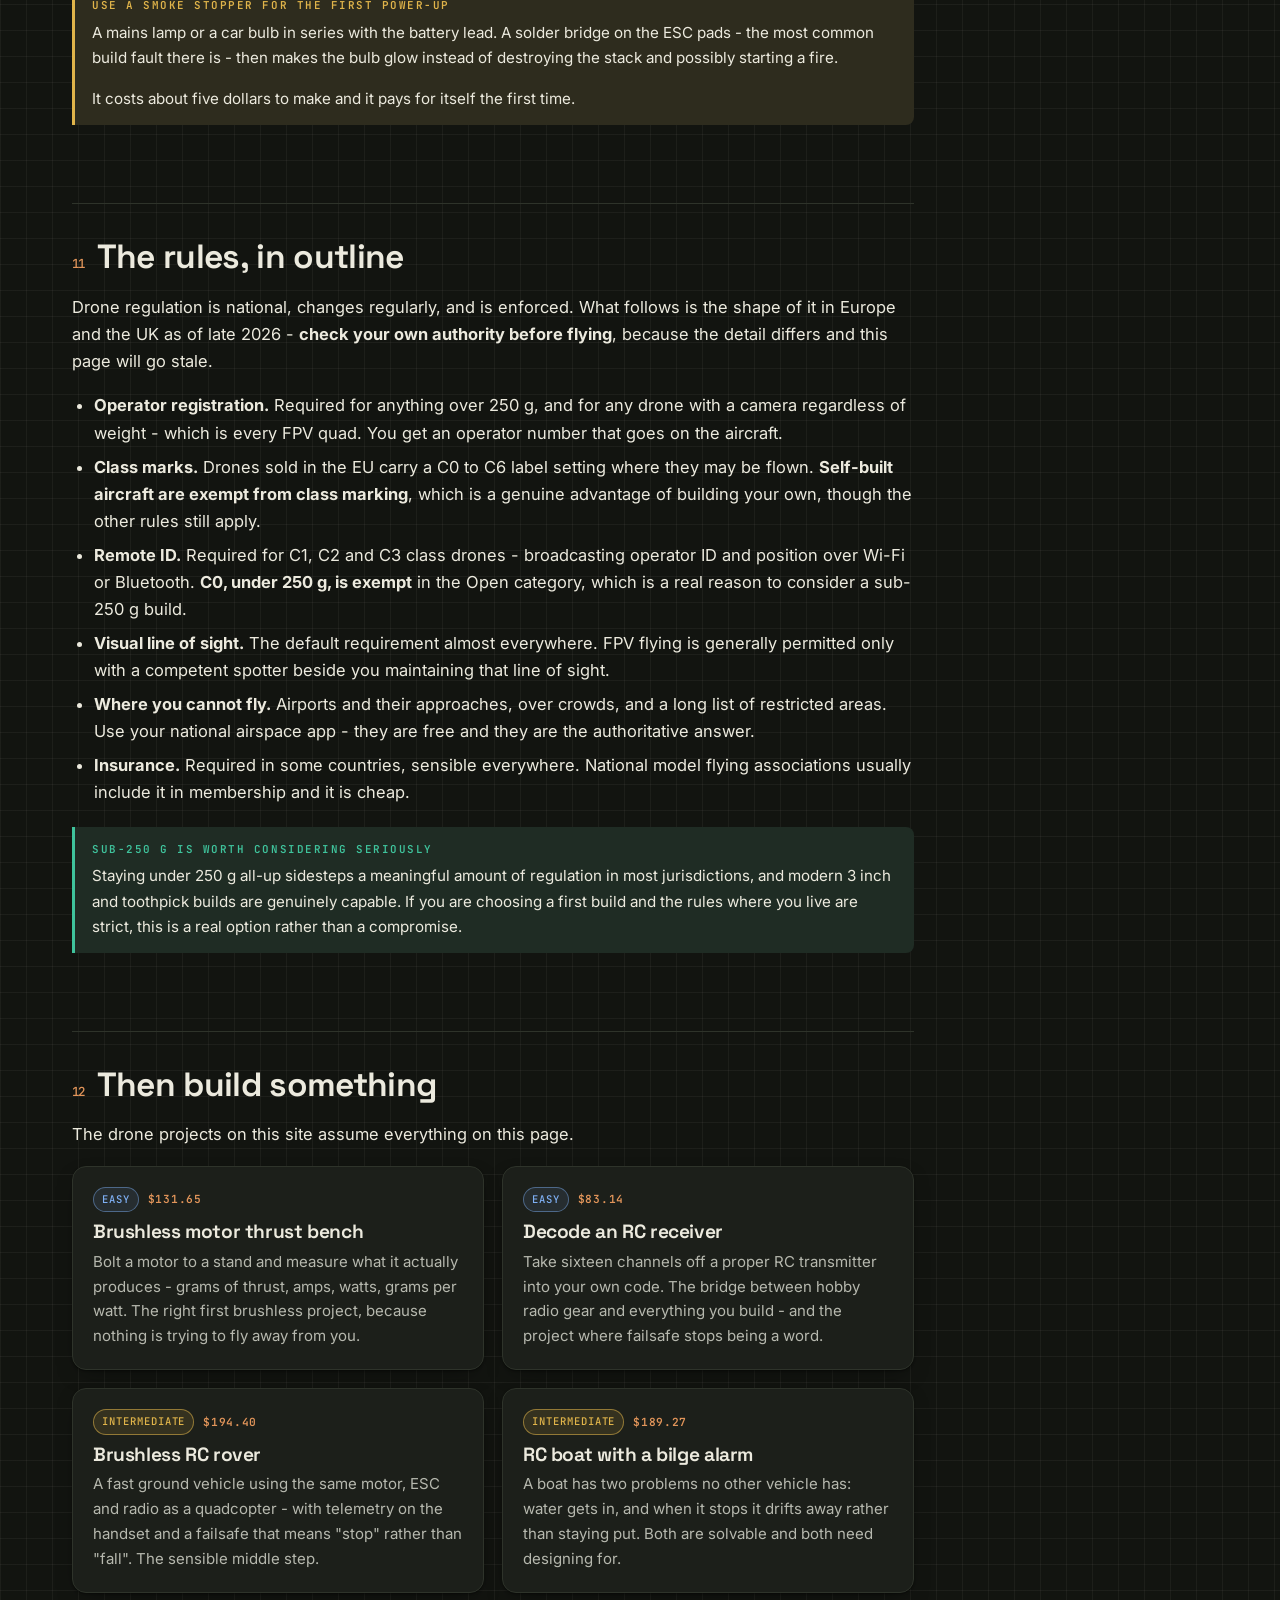
<file: basics/drones.html>
<!DOCTYPE html>
<html lang="en">
<head>
<meta charset="utf-8">
<meta name="viewport" content="width=device-width, initial-scale=1">
<title>Building a drone — The Build Book</title>
<meta name="description" content="Everything you need before building a quadcopter: the classes, how to dimension motors, propellers and batteries, thrust-to-weight, ESCs and flight controllers, frame geometry, LiPo safety, the rules, and the specific pitfalls that ruin builds.">
<link rel="icon" href="../assets/favicon.svg" type="image/svg+xml">
<link rel="manifest" href="../manifest.webmanifest">
<link rel="apple-touch-icon" href="../assets/icons/apple-touch-icon.png">
<meta name="theme-color" content="#b4662b">
<meta name="apple-mobile-web-app-capable" content="yes">
<meta name="apple-mobile-web-app-status-bar-style" content="black-translucent">
<meta name="apple-mobile-web-app-title" content="Build Book">
<link rel="preconnect" href="https://fonts.googleapis.com">
<link rel="preconnect" href="https://fonts.gstatic.com" crossorigin>
<link href="https://fonts.googleapis.com/css2?family=Inter:wght@400;500;600&family=Space+Grotesk:wght@500;600;700&family=JetBrains+Mono:wght@400;500;600&display=swap" rel="stylesheet">
<link rel="stylesheet" href="../assets/css/style.css">
<script>(function(){try{var t=localStorage.getItem('ab-theme')||'dark';document.documentElement.setAttribute('data-theme',t);}catch(e){}}());</script>
</head>
<body>
<a class="skip" href="#main">Skip to content</a>

<section class="proj-head">
  <div class="wrap">
    <div class="crumbs"><a href="../index.html">Home</a> / Basics / Building a drone</div>
    <h1>Building a drone</h1>
    <p class="lede">The background the drone projects assume you already have. What the classes are, how to
    size a power system so the numbers agree with each other, and the specific mistakes that turn a $300 build
    into a box of broken parts.</p>
    <p class="checked" id="checked"></p>
  </div>
</section>

<main class="wrap" id="main">
<div class="proj-layout">
<div class="pbody">

<section id="start">
  <h2>Start here, whatever you eventually want</h2>
  <div id="first-build"></div>

  <div class="note warn"><span class="t">Learn to fly before you learn to build</span>
  <p>Buy a simulator - Liftoff, Velocidrone or DRL, about $20 - and a decent radio. Spend ten hours in it
  before you order a single part.</p>
  <p>This is not optional advice and it is not gatekeeping. Ten hours of simulator costs nothing to crash and
  will save you several hundred dollars of real parts. Every experienced pilot will tell you the same thing and
  almost every beginner ignores it.</p></div>

  <p>Then get a cheap ready-to-fly whoop and learn indoors. Only after that does building your own make sense,
  because you will know what you are trying to build and you will be able to tell a flying problem from a build
  problem.</p>
</section>

<section id="classes">
  <h2>The classes, and what each is for</h2>
  <p>Almost every decision downstream follows from this one. A 7 inch long-range build and a 5 inch racer share
  almost no parts and almost no design thinking.</p>
  <div id="classes"></div>
</section>

<section id="thrust">
  <h2>Thrust to weight: the number everything else serves</h2>
  <p>Total thrust from all four motors at full throttle, divided by the all-up weight of the finished quad with
  its battery. Every other choice in the power system exists to hit a target here.</p>
  <div class="table-scroll"><table id="thrust-table"></table></div>

  <p><strong>Work backwards from it.</strong> Suppose you want a 5 inch freestyle quad at 5:1:</p>
  <ol>
    <li>Estimate all-up weight. A 5 inch build is around <strong>650 g</strong> with a 6S 1300 mAh pack.</li>
    <li>Required total thrust = 650 g &times; 5 = <strong>3,250 g</strong>.</li>
    <li>Per motor = 3,250 &divide; 4 = <strong>813 g</strong>.</li>
    <li>Find a motor and prop combination that produces at least that. Every reputable motor manufacturer
    publishes thrust tables per prop and per cell count - use them rather than guessing.</li>
    <li>Read the <strong>current</strong> off the same row. If each motor pulls 30 A at full throttle, the
    quad pulls 120 A, and now you know what the ESC and the battery must survive.</li>
  </ol>
  <p>That last step is the one people skip, and it is where builds go wrong. The thrust number picks the motor;
  the current number picks the ESC and the battery.</p>
</section>

<section id="motors">
  <h2>Motors: stator size and KV</h2>
  <p>A brushless motor is described by two numbers, and both matter more than the brand.</p>

  <h3 id="h-stator">Stator size</h3>
  <p>A motor called <strong>2207</strong> has a stator 22&nbsp;mm across and 7&nbsp;mm tall. Bigger means more
  torque, which means it can swing a bigger or more aggressive prop without overheating. It also means more
  weight and more rotating inertia, so it responds slightly more slowly.</p>
  <ul>
    <li><strong>Width</strong> (the first two digits) buys torque efficiently.</li>
    <li><strong>Height</strong> (the second two) buys torque at more cost in weight and responsiveness.</li>
  </ul>
  <p>Match it to the prop. A 5 inch prop wants a 2207 class motor; a 7 inch wants a 2806 or 2807; a 3 inch
  wants a 1404 to 1507. Putting a big prop on a small motor is the most common cause of motors you cannot
  hold.</p>

  <h3 id="h-kv">KV</h3>
  <p>KV is revolutions per minute per volt, <strong>unloaded</strong>. A 1900&nbsp;KV motor on a fully charged
  6S pack (25.2&nbsp;V) spins at about 47,000&nbsp;rpm with nothing attached. With a prop on it, far less -
  but the number still tells you what you need to know relative to other motors.</p>
  <p><strong>The rule that matters:</strong> KV and cell count trade against each other. Going from 4S to 6S is
  a 50% voltage increase, so drop KV by about a third to keep the same rpm:</p>
  <ul>
    <li>4S at 2400&nbsp;KV &asymp; 6S at 1600&nbsp;KV</li>
    <li>4S at 2600&nbsp;KV &asymp; 6S at 1750&nbsp;KV</li>
  </ul>
  <p>Fit a 4S-rated high-KV motor to a 6S pack and it will spin far too fast for the prop, draw enormous
  current, and cook itself within a couple of flights.</p>

  <div class="note tip"><span class="t">Why 6S has largely won</span>
  <p>The same power at higher voltage means lower current. Lower current means thinner wire, cooler ESCs, less
  loss in the connectors and less voltage sag. A 6S build at the same power is measurably more efficient than
  the 4S equivalent, and the parts are no more expensive.</p>
  <p>4S is still fine, and it is what most sub-250&nbsp;g and 3 inch builds use.</p></div>
</section>

<section id="props">
  <h2>Propellers: diameter, pitch, blades</h2>
  <p>A prop marked <strong>5143</strong> is 5.1 inches across with a 4.3 inch pitch. Pitch is the distance it
  would advance in one rotation through a solid, which is a useful fiction - it tells you how aggressive the
  blade angle is.</p>

  <div class="grid grid-2">
    <div class="card">
      <h3>Diameter</h3>
      <p>More diameter moves more air, so more thrust and more efficiency - but it needs more torque, so a
      bigger motor, and it accelerates and decelerates more slowly.</p>
      <p>Diameter is the main lever for efficiency. It is why long-range builds are 7 inch and racers are not.</p>
    </div>
    <div class="card">
      <h3>Pitch</h3>
      <p>More pitch is a steeper blade: higher top speed, much more current, and less thrust at low throttle
      because the blade stalls.</p>
      <p>If your motors run hot, reducing pitch is usually the first thing to try.</p>
    </div>
    <div class="card">
      <h3>Blade count</h3>
      <p>Two blades are the most efficient. Three give more thrust and much better grip in hard manoeuvres for
      noticeably more current. Four and five are for ducted builds and pure thrust.</p>
      <p>Tri-blade is the freestyle default; bi-blade is for racing and range.</p>
    </div>
    <div class="card">
      <h3>The practical approach</h3>
      <p>Props are a dollar each. Buy three or four combinations, fly the same pack on each, and land after
      one minute to feel the motors. The one that gives the flight you want without hot motors is the right
      one.</p>
      <p>This is cheaper and more reliable than any amount of calculation.</p>
    </div>
  </div>
</section>

<section id="battery">
  <h2>Batteries: cells, capacity and the C rating lie</h2>
  <p>A LiPo is described as, say, <strong>6S 1300 mAh 100C</strong>. Three numbers, and one of them is fiction.</p>

  <ul>
    <li><strong>S is cells in series.</strong> Each cell is 3.7&nbsp;V nominal, 4.2&nbsp;V fully charged and
    3.0&nbsp;V damaged. A 6S pack is 22.2&nbsp;V nominal and 25.2&nbsp;V charged.</li>
    <li><strong>mAh is capacity.</strong> More capacity means more flight time and more weight, and the two
    fight each other - past a point the extra weight eats the extra energy. For a 5 inch build, 1300 mAh on 6S
    is the sweet spot; for a 7 inch, 3000-5000 mAh.</li>
    <li><strong>C is the claimed continuous discharge.</strong> Capacity &times; C = amps. A 1300&nbsp;mAh 100C
    pack claims 130&nbsp;A.</li>
  </ul>

  <div class="note warn"><span class="t">Halve every C rating you read</span>
  <p>C ratings are marketing numbers and have been for twenty years. A pack sold as 100C will typically deliver
  something like 50C continuously without sagging badly or getting hot.</p>
  <p>Size for half the printed number, and judge packs by how much they sag under load rather than by what is
  on the label.</p></div>

  <p><strong>Voltage under load is the real measurement.</strong> A healthy pack sags perhaps 0.3&nbsp;V per
  cell at full throttle and recovers immediately. A tired one sags a volt and stays down. Judge by resting
  voltage after landing - if it recovers above 3.7&nbsp;V per cell you landed earlier than you needed to, and
  below 3.5&nbsp;V you are shortening the pack's life.</p>
</section>

<section id="electronics">
  <h2>ESCs, flight controllers and the radio link</h2>

  <h3 id="h-esc">ESCs</h3>
  <p>Size by the current you calculated from the thrust table, with headroom. If the quad pulls 120&nbsp;A at
  full throttle, a 4-in-1 rated 45&nbsp;A per motor is comfortable and a 35&nbsp;A one is not.</p>
  <ul>
    <li><strong>4-in-1 is the default.</strong> One board, one set of power wires, far less soldering.</li>
    <li><strong>Firmware:</strong> BLHeli_32 was the standard and is now effectively replaced by
    <strong>AM32</strong>, which is open source and actively developed. BLHeli_S boards can usually run
    Bluejay.</li>
    <li><strong>Protocol:</strong> DShot600 for 5 inch, DShot300 for larger. Use bidirectional DShot if the
    firmware supports it - it feeds real motor rpm back to the flight controller and enables RPM filtering,
    which is the single biggest tuning improvement of the last decade.</li>
  </ul>

  <h3 id="h-fc">Flight controllers</h3>
  <p>F4 is cheap and adequate, F7 gives headroom, H7 is for running everything at once. For most builds the
  processor is not the limit.</p>
  <p>What matters more:</p>
  <ul>
    <li><strong>The gyro.</strong> ICM-42688P is the current standard and is excellent. The old MPU6000 is
    slower but famously smooth and still fine.</li>
    <li><strong>Soft mounting.</strong> Rubber grommets in the stack. This affects flight quality more than the
    choice of chip does.</li>
    <li><strong>UART count.</strong> Receiver, video system, GPS, telemetry - you run out faster than you
    expect.</li>
  </ul>
  <p>Betaflight for freestyle and racing, INAV for GPS-heavy and fixed-wing, ArduPilot for autonomous work.</p>

  <h3 id="h-radio">The radio link</h3>
  <p><strong>ExpressLRS</strong> at 2.4&nbsp;GHz or 915/868&nbsp;MHz is the answer for new builds - open
  source, extremely long range, low latency, and cheap. TBS Crossfire is the established commercial
  alternative.</p>
  <p>Whatever you use, <strong>configure and test the failsafe</strong>. See the pitfalls below.</p>

  <h3 id="h-video">Video</h3>
  <ul>
    <li><strong>Analogue</strong> - cheap, universally compatible, degrades gracefully as it gets weak. Still
    entirely viable and it is what most people learn on.</li>
    <li><strong>Digital</strong> - DJI, Walksnail and HDZero. Enormously better image, more expensive, heavier,
    and it can cut out abruptly where analogue would just get noisy.</li>
  </ul>
</section>

<section id="frames">
  <h2>Frame geometry</h2>
  <p>The frame decides how it flies and how it survives crashing. Arm thickness matters most - 5&nbsp;mm carbon
  for a 5 inch build, 4&nbsp;mm if you are chasing weight and are prepared to break arms.</p>
  <div id="frames"></div>
</section>

<section id="pitfalls">
  <h2>The pitfalls, specifically</h2>
  <p>These are the things that actually ruin builds. Most of them cost nothing to avoid and a lot to fix.</p>
  <div id="pitfalls"></div>
</section>

<section id="safety">
  <h2>Safety</h2>

  <div class="note danger"><span class="t">Propellers cut. This is the whole safety section in one line.</span>
  <p>A 5 inch tri-blade at 30,000&nbsp;rpm will go through to the bone. This is not a theoretical risk - it is
  the most common serious injury in the hobby and it nearly always happens on a bench, not in flight.</p>
  <ul>
    <li><strong>Props off for every bench test.</strong> Every single one, including the one where you are
    certain nothing can go wrong. Motor direction checks, ESC configuration, receiver binding - all props
    off.</li>
    <li><strong>Props on last</strong>, outdoors, with the quad pointing away from you and everybody else.</li>
    <li><strong>Disarm before you approach it.</strong> Then put the transmitter down before you pick the quad
    up, so you cannot arm it with your knee.</li>
    <li><strong>Eye protection</strong> when working on a powered quad. Props shed blades.</li>
    <li><strong>Never fly over people.</strong> Not low, not high, not "just past them".</li>
  </ul></div>

  <div class="note danger"><span class="t">Lithium polymer batteries</span>
  <p>Consistent with every other lithium project on this site, plus the things specific to high-discharge
  packs:</p>
  <ul>
    <li><strong>Charge in a bag or an ammo tin</strong>, on a non-flammable surface, never unattended and never
    overnight.</li>
    <li><strong>Never charge a puffed, damaged or crashed pack.</strong> A hard crash can cause internal damage
    that shows up hours later - set a crashed pack aside somewhere safe and watch it.</li>
    <li><strong>Never charge below 0&nbsp;&deg;C.</strong> It plates lithium onto the anode permanently and can
    cause an internal short later.</li>
    <li><strong>Storage charge</strong> - about 3.8&nbsp;V per cell - for anything not being flown within a day
    or two. Leaving packs fully charged is the fastest way to kill them.</li>
    <li><strong>Do not discharge below 3.5&nbsp;V per cell</strong> under load, or 3.0&nbsp;V ever.</li>
    <li><strong>A LiPo fire cannot be put out with water.</strong> It supplies its own oxidiser. Sand, or let it
    burn somewhere it cannot set anything else alight.</li>
  </ul></div>

  <div class="note warn"><span class="t">Use a smoke stopper for the first power-up</span>
  <p>A mains lamp or a car bulb in series with the battery lead. A solder bridge on the ESC pads - the most
  common build fault there is - then makes the bulb glow instead of destroying the stack and possibly starting
  a fire.</p>
  <p>It costs about five dollars to make and it pays for itself the first time.</p></div>
</section>

<section id="rules">
  <h2>The rules, in outline</h2>
  <p>Drone regulation is national, changes regularly, and is enforced. What follows is the shape of it in
  Europe and the UK as of late 2026 - <strong>check your own authority before flying</strong>, because the
  detail differs and this page will go stale.</p>

  <ul>
    <li><strong>Operator registration.</strong> Required for anything over 250&nbsp;g, and for any drone with a
    camera regardless of weight - which is every FPV quad. You get an operator number that goes on the
    aircraft.</li>
    <li><strong>Class marks.</strong> Drones sold in the EU carry a C0 to C6 label setting where they may be
    flown. <strong>Self-built aircraft are exempt from class marking</strong>, which is a genuine advantage of
    building your own, though the other rules still apply.</li>
    <li><strong>Remote ID.</strong> Required for C1, C2 and C3 class drones - broadcasting operator ID and
    position over Wi-Fi or Bluetooth. <strong>C0, under 250&nbsp;g, is exempt</strong> in the Open category,
    which is a real reason to consider a sub-250&nbsp;g build.</li>
    <li><strong>Visual line of sight.</strong> The default requirement almost everywhere. FPV flying is
    generally permitted only with a competent spotter beside you maintaining that line of sight.</li>
    <li><strong>Where you cannot fly.</strong> Airports and their approaches, over crowds, and a long list of
    restricted areas. Use your national airspace app - they are free and they are the authoritative
    answer.</li>
    <li><strong>Insurance.</strong> Required in some countries, sensible everywhere. National model flying
    associations usually include it in membership and it is cheap.</li>
  </ul>

  <div class="note tip"><span class="t">Sub-250 g is worth considering seriously</span>
  <p>Staying under 250&nbsp;g all-up sidesteps a meaningful amount of regulation in most jurisdictions, and
  modern 3 inch and toothpick builds are genuinely capable. If you are choosing a first build and the rules
  where you live are strict, this is a real option rather than a compromise.</p></div>
</section>

<section id="projects">
  <h2>Then build something</h2>
  <p>The drone projects on this site assume everything on this page.</p>
  <div id="proj-links"></div>
</section>

</div>

<aside class="toc"><div class="t">On this page</div><ol></ol></aside>
</div>
</main>

<script src="../assets/data/parts.js"></script>
<script src="../assets/data/categories.js"></script>
<script src="../assets/data/index.js"></script>
<script src="../assets/data/drones.js"></script>
<script src="../assets/data/i18n.js"></script>
<script src="../assets/js/site.js"></script>
<script>
(function () {
  AB.chrome('drones.html');
  AB.autoToc();

  document.getElementById('checked').textContent =
    'Written ' + AB.droneGuide.updated + ' · regulations change, so treat that section as a starting point';

  // ---- first build ---------------------------------------------------
  var fb = AB.droneClasses.filter(function (c) { return c.id === AB.droneGuide.firstBuild; })[0];
  document.getElementById('first-build').innerHTML =
    '<div class="card"><h3>Build a ' + AB.esc(fb.name) + ' first</h3>' +
    '<p>' + AB.esc(AB.droneGuide.firstBuildWhy) + '</p>' +
    '<div class="news-links">' +
      '<a class="chip" href="#classes">See all the classes</a>' +
      '<a class="chip" href="#thrust">How to size it</a>' +
      '<a class="chip" href="../projects.html?cat=drones">The drone projects</a>' +
    '</div></div>';

  // ---- thrust table ---------------------------------------------------
  document.getElementById('thrust-table').innerHTML =
    '<thead><tr><th>Thrust to weight</th><th>What it feels like</th></tr></thead><tbody>' +
    AB.droneGuide.thrustRule.map(function (r) {
      return '<tr><td><strong>' + AB.esc(r.ratio) + '</strong></td><td>' + AB.esc(r.verdict) + '</td></tr>';
    }).join('') + '</tbody>';

  // ---- classes --------------------------------------------------------
  var SPECS = [
    ['prop', 'Propeller'], ['cells', 'Battery'], ['motor', 'Motor'],
    ['auw', 'All-up weight'], ['flight', 'Flight time'], ['cost', 'Typical cost']
  ];

  document.getElementById('classes').innerHTML = AB.droneClasses.map(function (c) {
    var out = '<article class="card board-card" id="' + c.id + '">';
    out += '<h3>' + AB.esc(c.name) + '</h3>';

    out += '<table class="spec"><tbody>' + SPECS.map(function (s) {
      return '<tr><th>' + s[1] + '</th><td>' + AB.esc(c[s[0]]) + '</td></tr>';
    }).join('') + '</tbody></table>';

    out += '<div class="grid grid-2 board-pros">' +
      '<div class="good"><h4>Use it for</h4><ul>' +
        c.useFor.map(function (u) { return '<li>' + AB.esc(u) + '</li>'; }).join('') +
      '</ul></div>' +
      '<div class="bad"><h4>Not for</h4><ul><li>' + AB.esc(c.avoid) + '</li></ul></div>' +
    '</div>';

    out += '<p class="board-note">' + AB.esc(c.note) + '</p>';
    return out + '</article>';
  }).join('');

  // ---- frames ---------------------------------------------------------
  document.getElementById('frames').innerHTML =
    '<div class="grid grid-2">' + AB.droneFrames.map(function (f) {
      return '<div class="card"><h3>' + AB.esc(f.name) + '</h3>' +
        '<p>' + AB.esc(f.shape) + '</p>' +
        '<p><strong>Good for:</strong> ' + AB.esc(f.goodFor) + '</p>' +
        '<p><strong>Bad for:</strong> ' + AB.esc(f.badFor) + '</p>' +
        '<p class="board-note">' + AB.esc(f.note) + '</p></div>';
    }).join('') + '</div>';

  // ---- pitfalls -------------------------------------------------------
  document.getElementById('pitfalls').innerHTML = AB.dronePitfalls.map(function (p) {
    return '<article class="card board-card">' +
      '<h3>' + AB.esc(p.h) + '</h3>' +
      '<table class="spec"><tbody>' +
        '<tr><th>Symptom</th><td>' + AB.esc(p.symptom) + '</td></tr>' +
        '<tr><th>Cause</th><td>' + AB.esc(p.cause) + '</td></tr>' +
      '</tbody></table>' +
      '<div class="news-why"><h4>Fix</h4><p>' + AB.esc(p.fix) + '</p></div>' +
    '</article>';
  }).join('');

  // ---- the projects, straight from the index --------------------------
  var drone = (AB.index || []).filter(function (p) { return p.cat === 'drones'; })
    .sort(function (a, b) { return a.level - b.level; });

  document.getElementById('proj-links').innerHTML =
    '<div class="grid grid-2">' + drone.map(function (p) {
      var lvl = AB.levels[p.level - 1];
      return '<a class="card" style="text-decoration:none;display:block" ' +
        'href="../project.html?p=' + encodeURIComponent(p.slug) + '">' +
        '<div class="news-top"><span class="chip d' + p.level + '">' + AB.esc(lvl.name) + '</span>' +
        '<span class="news-price">' + AB.usd(p.cost) + '</span></div>' +
        '<h3>' + AB.esc(p.title) + '</h3>' +
        '<p class="news-blurb">' + AB.esc(p.blurb) + '</p></a>';
    }).join('') + '</div>';
}());
</script>
</body>
</html>
</file>
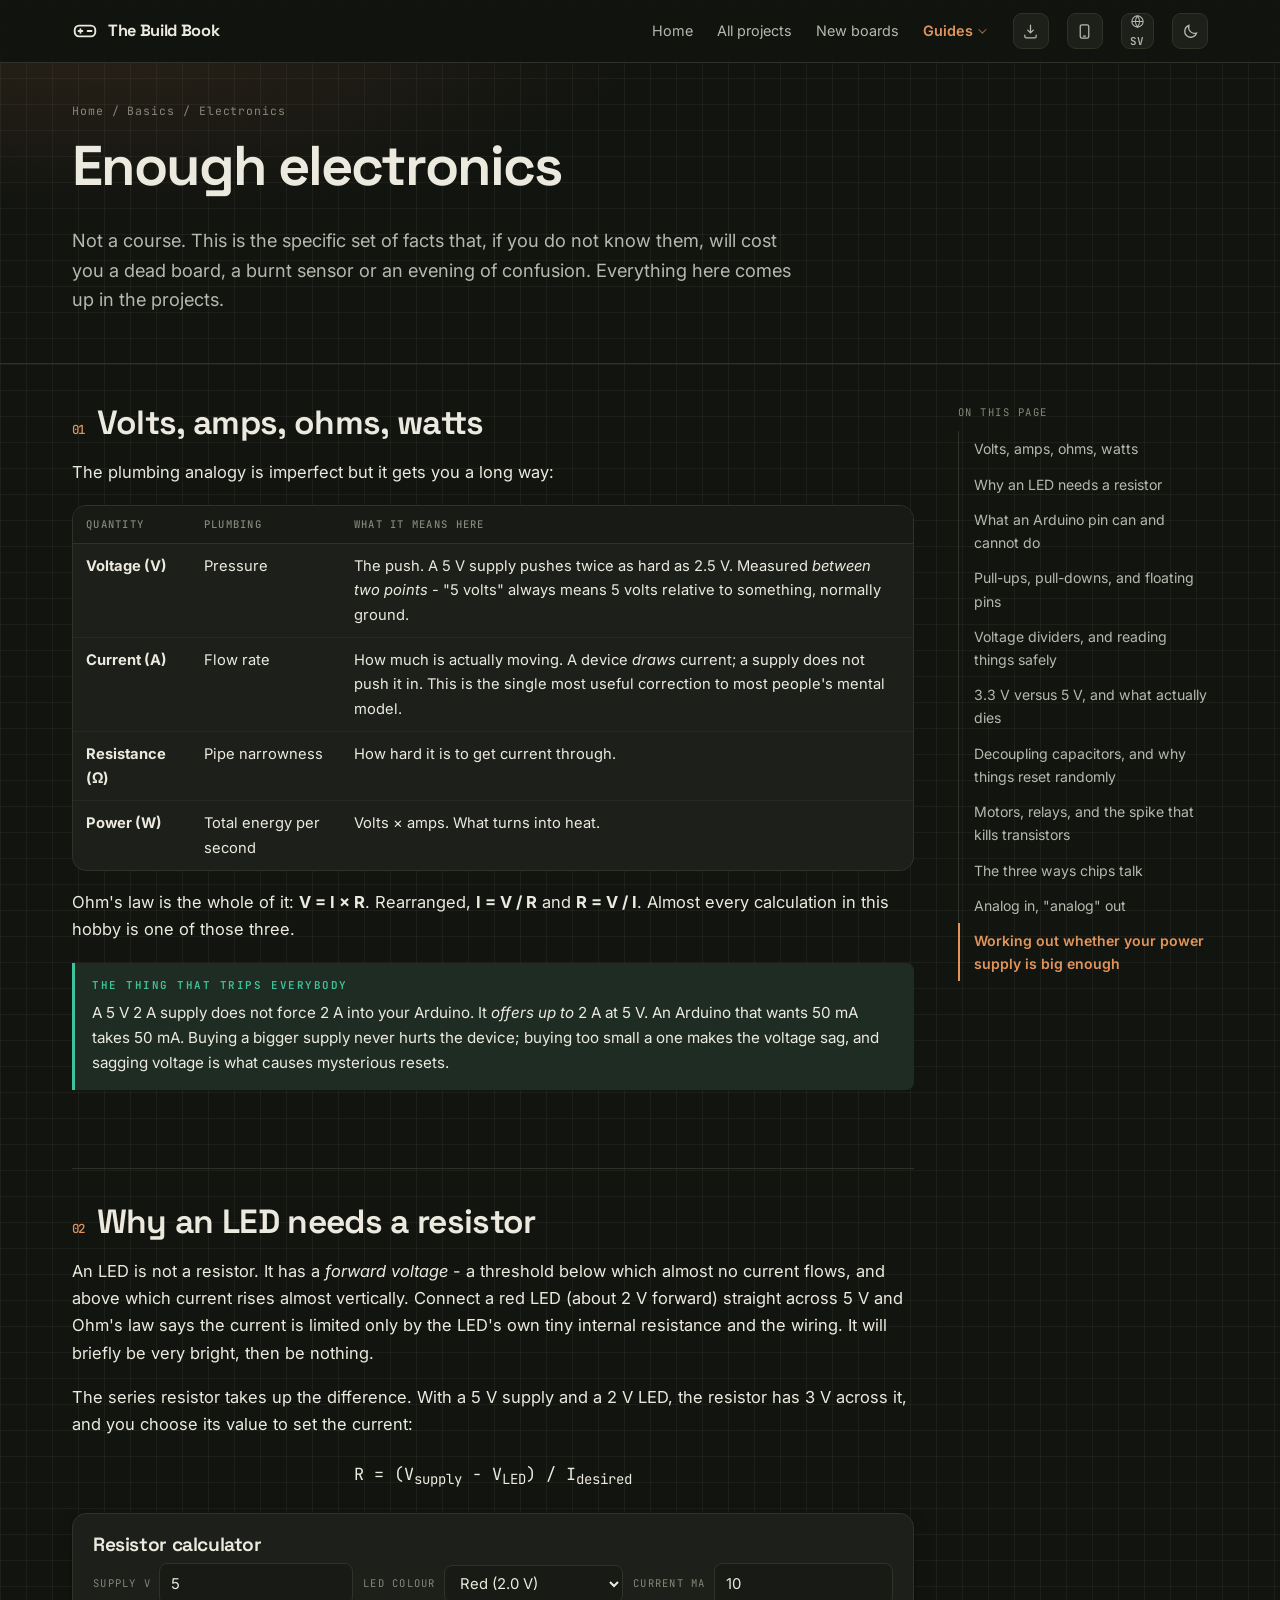
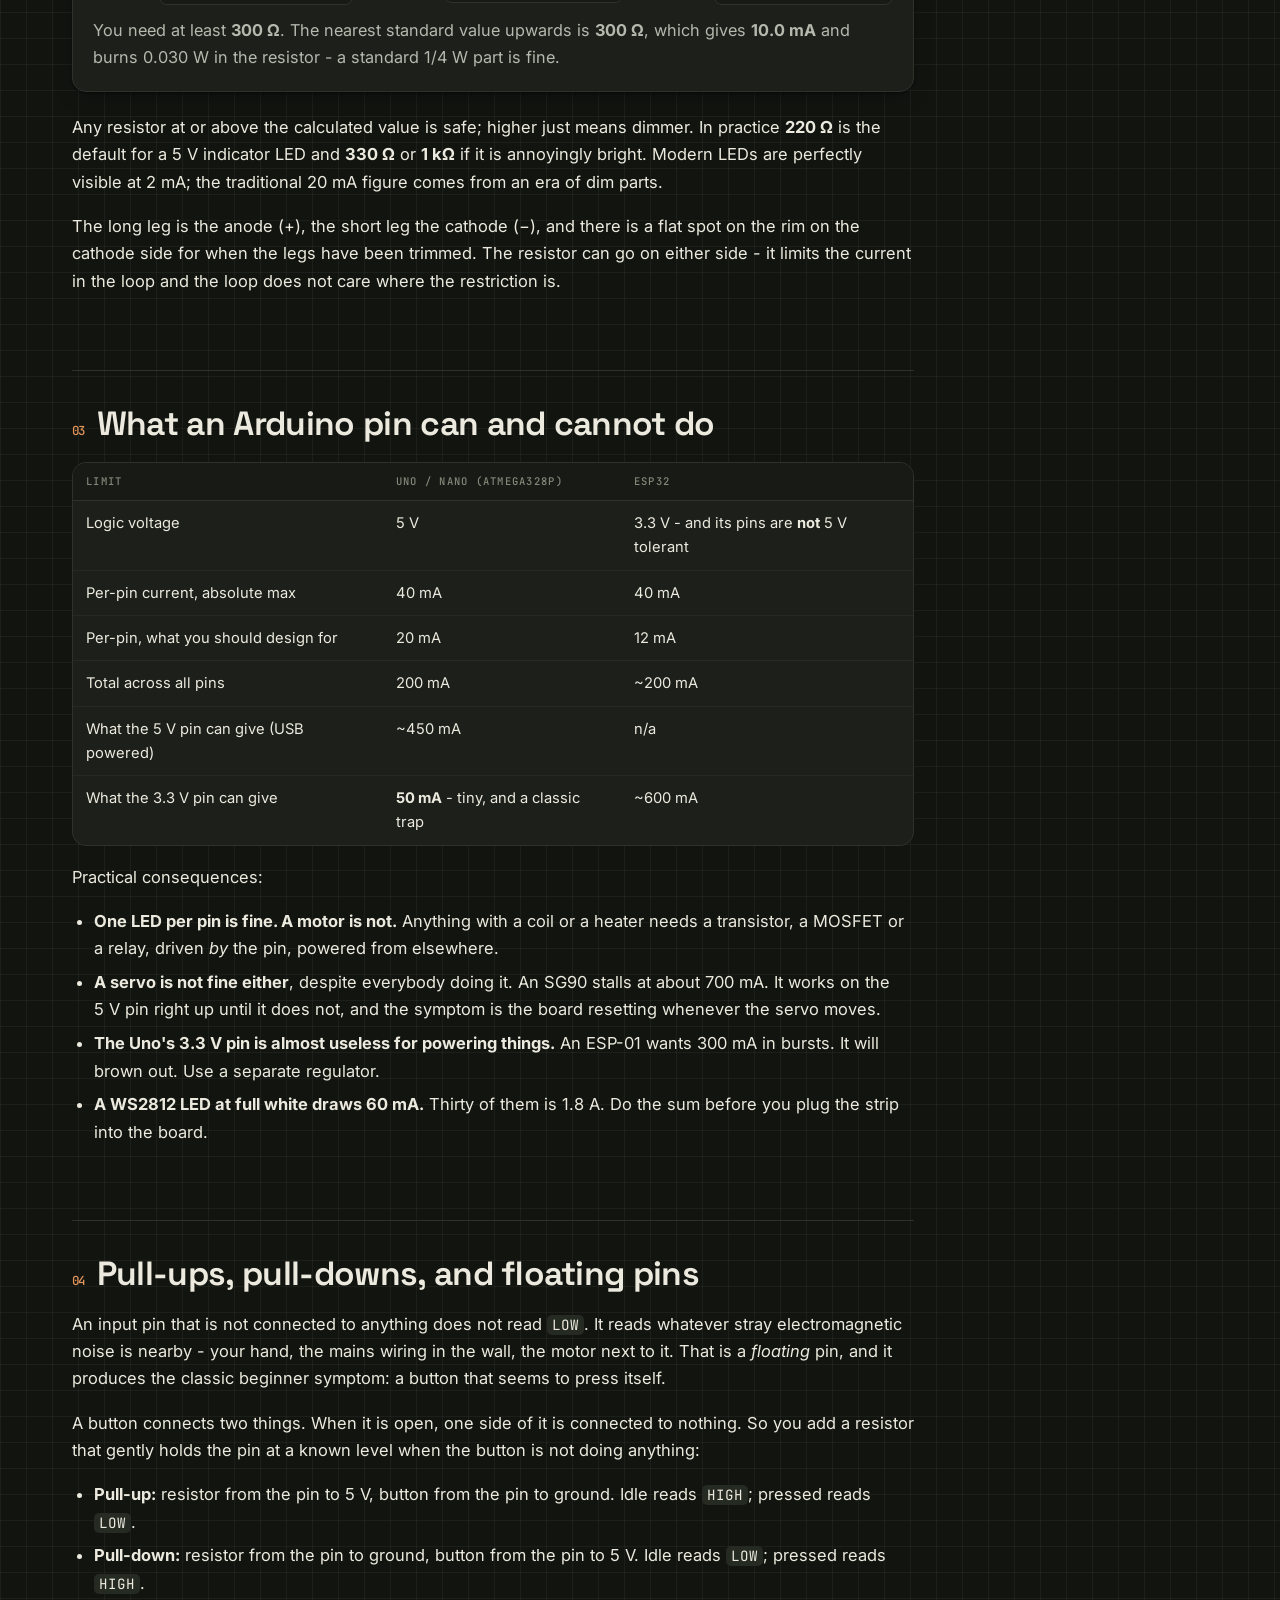
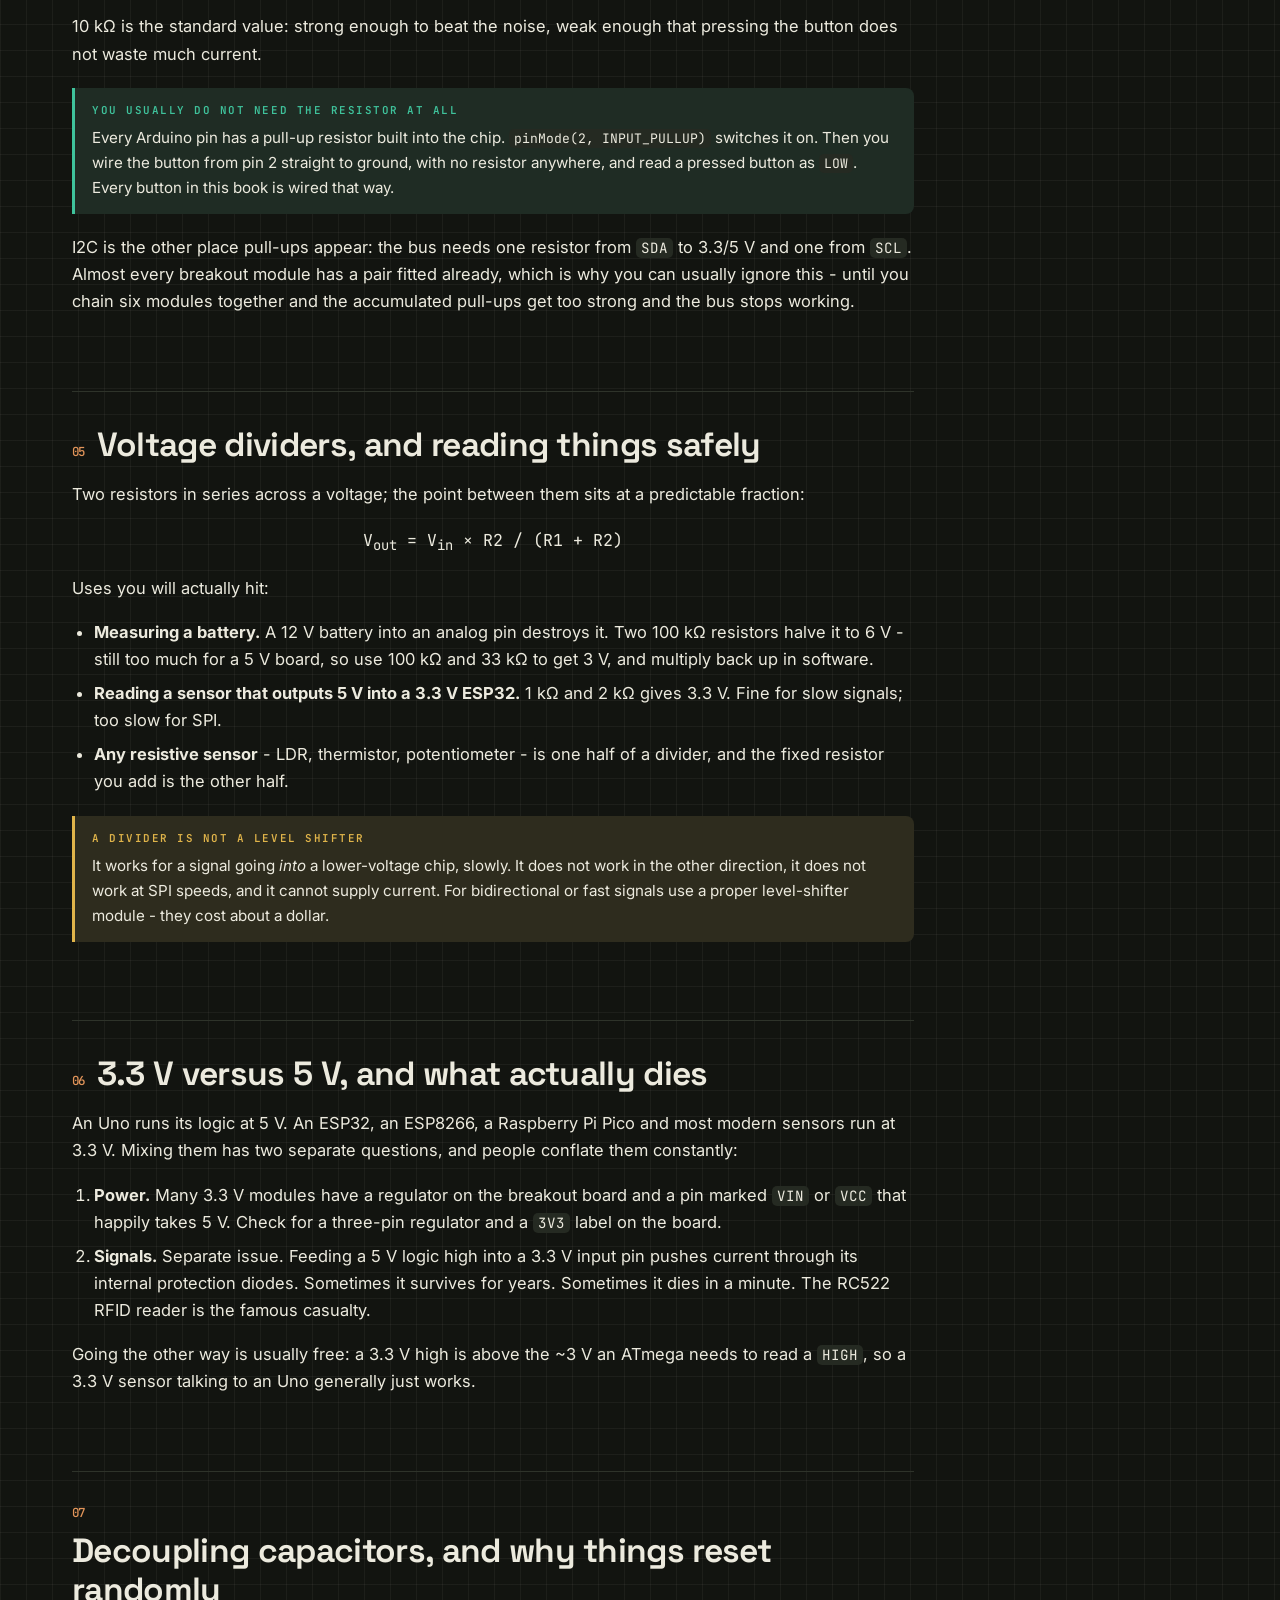
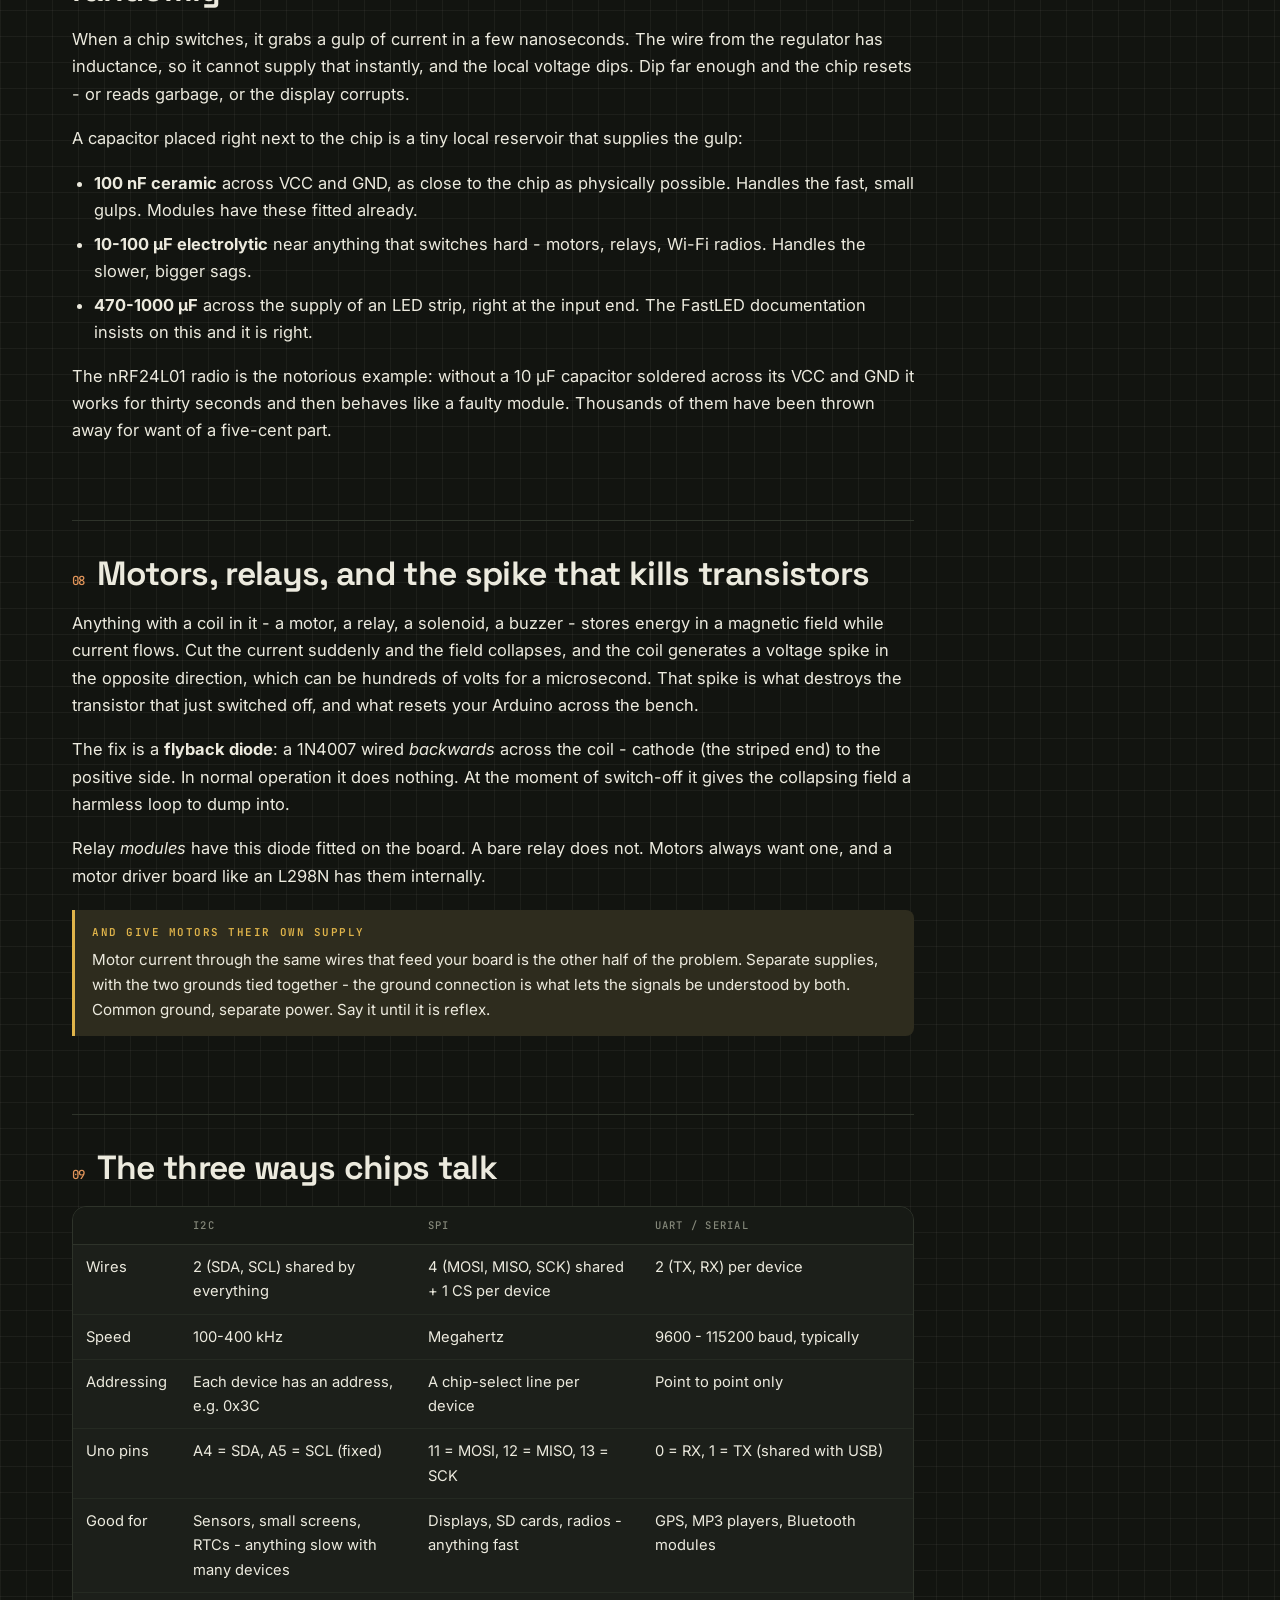
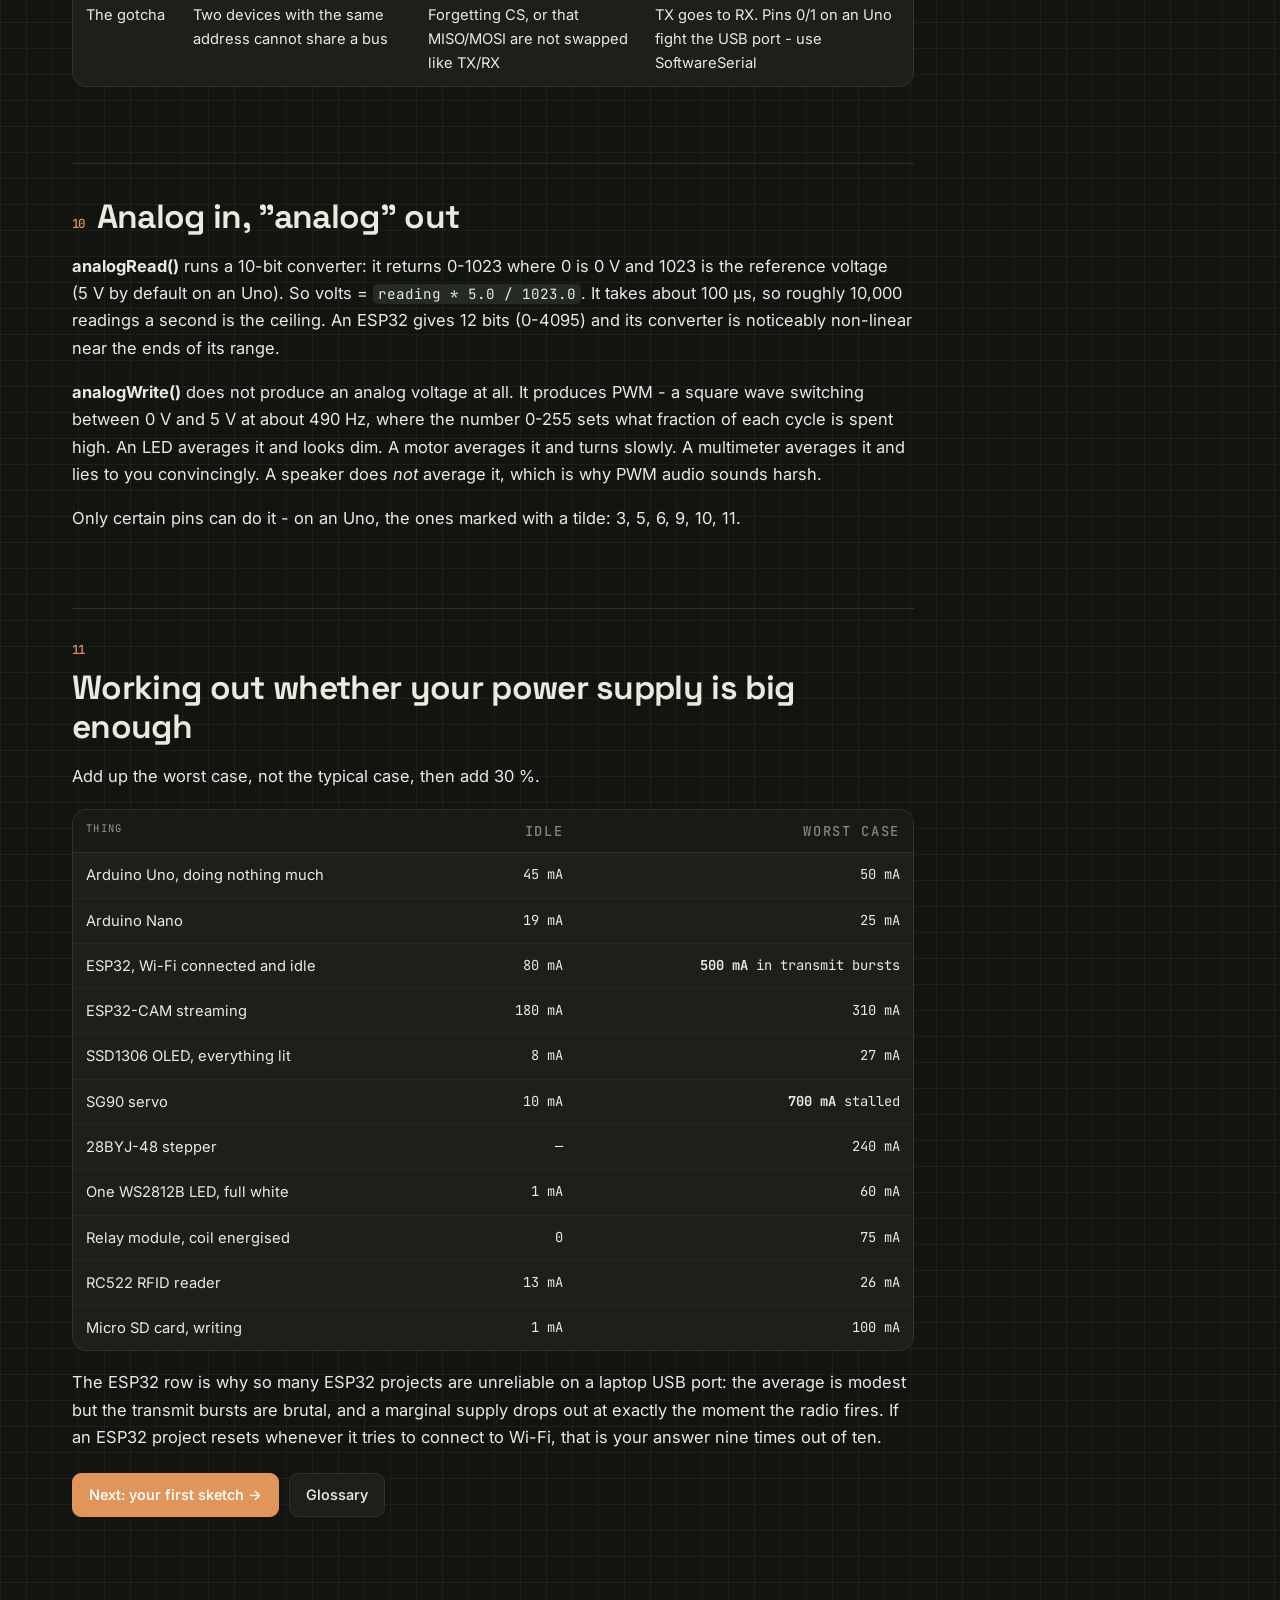
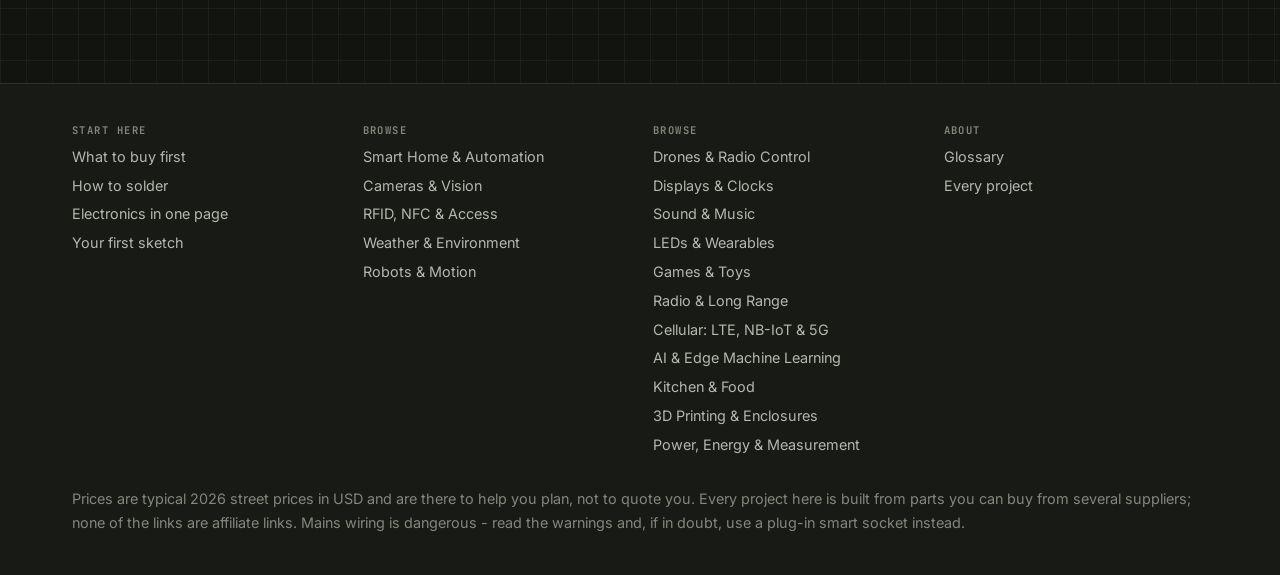
<file: basics/electronics.html>
<!DOCTYPE html>
<html lang="en">
<head>
<meta charset="utf-8">
<meta name="viewport" content="width=device-width, initial-scale=1">
<title>Enough electronics — The Build Book</title>
<meta name="description" content="The minimum electronics that stops you destroying things: Ohm's law, LED resistors, pull-ups, pin current limits, 3.3 V vs 5 V, decoupling, flyback diodes and power budgets.">
<link rel="icon" href="../assets/favicon.svg" type="image/svg+xml">
<link rel="manifest" href="../manifest.webmanifest">
<link rel="apple-touch-icon" href="../assets/icons/apple-touch-icon.png">
<meta name="theme-color" content="#b4662b">
<meta name="apple-mobile-web-app-capable" content="yes">
<meta name="apple-mobile-web-app-status-bar-style" content="black-translucent">
<meta name="apple-mobile-web-app-title" content="Build Book">
<link rel="preconnect" href="https://fonts.googleapis.com">
<link rel="preconnect" href="https://fonts.gstatic.com" crossorigin>
<link href="https://fonts.googleapis.com/css2?family=Inter:wght@400;500;600&family=Space+Grotesk:wght@500;600;700&family=JetBrains+Mono:wght@400;500;600&display=swap" rel="stylesheet">
<link rel="stylesheet" href="../assets/css/style.css">
<script>(function(){try{var t=localStorage.getItem('ab-theme')||'dark';document.documentElement.setAttribute('data-theme',t);}catch(e){}}());</script>
</head>
<body>
<a class="skip" href="#main">Skip to content</a>

<section class="proj-head">
  <div class="wrap">
    <div class="crumbs"><a href="../index.html">Home</a> / Basics / Electronics</div>
    <h1>Enough electronics</h1>
    <p class="lede">Not a course. This is the specific set of facts that, if you do not know them, will cost
    you a dead board, a burnt sensor or an evening of confusion. Everything here comes up in the projects.</p>
  </div>
</section>

<main class="wrap" id="main">
<div class="proj-layout">
<div class="pbody">

<section id="vir">
  <h2>Volts, amps, ohms, watts</h2>
  <p>The plumbing analogy is imperfect but it gets you a long way:</p>
  <div class="table-scroll"><table>
    <thead><tr><th>Quantity</th><th>Plumbing</th><th>What it means here</th></tr></thead>
    <tbody>
      <tr><td><strong>Voltage (V)</strong></td><td>Pressure</td><td>The push. A 5&nbsp;V supply pushes twice as hard as 2.5&nbsp;V. Measured <em>between two points</em> - "5 volts" always means 5 volts relative to something, normally ground.</td></tr>
      <tr><td><strong>Current (A)</strong></td><td>Flow rate</td><td>How much is actually moving. A device <em>draws</em> current; a supply does not push it in. This is the single most useful correction to most people's mental model.</td></tr>
      <tr><td><strong>Resistance (&Omega;)</strong></td><td>Pipe narrowness</td><td>How hard it is to get current through.</td></tr>
      <tr><td><strong>Power (W)</strong></td><td>Total energy per second</td><td>Volts &times; amps. What turns into heat.</td></tr>
    </tbody>
  </table></div>
  <p>Ohm's law is the whole of it: <strong>V = I &times; R</strong>. Rearranged, <strong>I = V / R</strong> and
  <strong>R = V / I</strong>. Almost every calculation in this hobby is one of those three.</p>
  <div class="note tip"><span class="t">The thing that trips everybody</span>
  <p>A 5&nbsp;V 2&nbsp;A supply does not force 2&nbsp;A into your Arduino. It <em>offers up to</em> 2&nbsp;A at
  5&nbsp;V. An Arduino that wants 50&nbsp;mA takes 50&nbsp;mA. Buying a bigger supply never hurts the device;
  buying too small a one makes the voltage sag, and sagging voltage is what causes mysterious resets.</p></div>
</section>

<section id="led">
  <h2>Why an LED needs a resistor</h2>
  <p>An LED is not a resistor. It has a <em>forward voltage</em> - a threshold below which almost no current
  flows, and above which current rises almost vertically. Connect a red LED (about 2&nbsp;V forward) straight
  across 5&nbsp;V and Ohm's law says the current is limited only by the LED's own tiny internal resistance and
  the wiring. It will briefly be very bright, then be nothing.</p>
  <p>The series resistor takes up the difference. With a 5&nbsp;V supply and a 2&nbsp;V LED, the resistor has
  3&nbsp;V across it, and you choose its value to set the current:</p>
  <p style="font-family:var(--mono);font-size:1.05rem;text-align:center;margin:22px 0">
    R = (V<sub>supply</sub> &minus; V<sub>LED</sub>) / I<sub>desired</sub></p>

  <div class="card" style="margin:22px 0">
    <h3 style="margin-top:0">Resistor calculator</h3>
    <div class="toolbar" style="box-shadow:none;border:0;padding:0;background:none;margin-bottom:12px">
      <div class="field"><label for="vs">Supply V</label><input id="vs" type="number" value="5" step="0.1" min="1" max="24"></div>
      <div class="field"><label for="vf">LED colour</label>
        <select id="vf">
          <option value="2.0">Red (2.0 V)</option>
          <option value="2.1">Yellow (2.1 V)</option>
          <option value="2.2">Green (2.2 V)</option>
          <option value="3.2">Blue (3.2 V)</option>
          <option value="3.2">White (3.2 V)</option>
        </select>
      </div>
      <div class="field"><label for="ma">Current mA</label><input id="ma" type="number" value="10" step="1" min="1" max="30"></div>
    </div>
    <p id="ledout" style="margin:0;font-size:1.02rem"></p>
  </div>

  <p>Any resistor at or above the calculated value is safe; higher just means dimmer. In practice
  <strong>220&nbsp;&Omega;</strong> is the default for a 5&nbsp;V indicator LED and
  <strong>330&nbsp;&Omega;</strong> or <strong>1&nbsp;k&Omega;</strong> if it is annoyingly bright. Modern LEDs
  are perfectly visible at 2&nbsp;mA; the traditional 20&nbsp;mA figure comes from an era of dim parts.</p>
  <p>The long leg is the anode (+), the short leg the cathode (&minus;), and there is a flat spot on the rim on
  the cathode side for when the legs have been trimmed. The resistor can go on either side - it limits the
  current in the loop and the loop does not care where the restriction is.</p>
</section>

<section id="pins">
  <h2>What an Arduino pin can and cannot do</h2>
  <div class="table-scroll"><table>
    <thead><tr><th>Limit</th><th>Uno / Nano (ATmega328P)</th><th>ESP32</th></tr></thead>
    <tbody>
      <tr><td>Logic voltage</td><td>5&nbsp;V</td><td>3.3&nbsp;V - and its pins are <strong>not</strong> 5&nbsp;V tolerant</td></tr>
      <tr><td>Per-pin current, absolute max</td><td>40&nbsp;mA</td><td>40&nbsp;mA</td></tr>
      <tr><td>Per-pin, what you should design for</td><td>20&nbsp;mA</td><td>12&nbsp;mA</td></tr>
      <tr><td>Total across all pins</td><td>200&nbsp;mA</td><td>~200&nbsp;mA</td></tr>
      <tr><td>What the 5&nbsp;V pin can give (USB powered)</td><td>~450&nbsp;mA</td><td>n/a</td></tr>
      <tr><td>What the 3.3&nbsp;V pin can give</td><td><strong>50&nbsp;mA</strong> - tiny, and a classic trap</td><td>~600&nbsp;mA</td></tr>
    </tbody>
  </table></div>
  <p>Practical consequences:</p>
  <ul>
    <li><strong>One LED per pin is fine. A motor is not.</strong> Anything with a coil or a heater needs a
    transistor, a MOSFET or a relay, driven <em>by</em> the pin, powered from elsewhere.</li>
    <li><strong>A servo is not fine either</strong>, despite everybody doing it. An SG90 stalls at about
    700&nbsp;mA. It works on the 5&nbsp;V pin right up until it does not, and the symptom is the board
    resetting whenever the servo moves.</li>
    <li><strong>The Uno's 3.3&nbsp;V pin is almost useless for powering things.</strong> An ESP-01 wants
    300&nbsp;mA in bursts. It will brown out. Use a separate regulator.</li>
    <li><strong>A WS2812 LED at full white draws 60&nbsp;mA.</strong> Thirty of them is 1.8&nbsp;A. Do the sum
    before you plug the strip into the board.</li>
  </ul>
</section>

<section id="pullups">
  <h2>Pull-ups, pull-downs, and floating pins</h2>
  <p>An input pin that is not connected to anything does not read <code>LOW</code>. It reads whatever stray
  electromagnetic noise is nearby - your hand, the mains wiring in the wall, the motor next to it. That is a
  <em>floating</em> pin, and it produces the classic beginner symptom: a button that seems to press itself.</p>
  <p>A button connects two things. When it is open, one side of it is connected to nothing. So you add a
  resistor that gently holds the pin at a known level when the button is not doing anything:</p>
  <ul>
    <li><strong>Pull-up:</strong> resistor from the pin to 5&nbsp;V, button from the pin to ground. Idle reads
    <code>HIGH</code>; pressed reads <code>LOW</code>.</li>
    <li><strong>Pull-down:</strong> resistor from the pin to ground, button from the pin to 5&nbsp;V. Idle reads
    <code>LOW</code>; pressed reads <code>HIGH</code>.</li>
  </ul>
  <p>10&nbsp;k&Omega; is the standard value: strong enough to beat the noise, weak enough that pressing the
  button does not waste much current.</p>
  <div class="note tip"><span class="t">You usually do not need the resistor at all</span>
  <p>Every Arduino pin has a pull-up resistor built into the chip. <code>pinMode(2, INPUT_PULLUP)</code> switches
  it on. Then you wire the button from pin 2 straight to ground, with no resistor anywhere, and read a pressed
  button as <code>LOW</code>. Every button in this book is wired that way.</p>
  </div>
  <p>I2C is the other place pull-ups appear: the bus needs one resistor from <code>SDA</code> to 3.3/5&nbsp;V
  and one from <code>SCL</code>. Almost every breakout module has a pair fitted already, which is why you can
  usually ignore this - until you chain six modules together and the accumulated pull-ups get too strong and
  the bus stops working.</p>
</section>

<section id="divider">
  <h2>Voltage dividers, and reading things safely</h2>
  <p>Two resistors in series across a voltage; the point between them sits at a predictable fraction:</p>
  <p style="font-family:var(--mono);text-align:center;margin:18px 0">
    V<sub>out</sub> = V<sub>in</sub> &times; R2 / (R1 + R2)</p>
  <p>Uses you will actually hit:</p>
  <ul>
    <li><strong>Measuring a battery.</strong> A 12&nbsp;V battery into an analog pin destroys it. Two
    100&nbsp;k&Omega; resistors halve it to 6&nbsp;V - still too much for a 5&nbsp;V board, so use
    100&nbsp;k&Omega; and 33&nbsp;k&Omega; to get 3&nbsp;V, and multiply back up in software.</li>
    <li><strong>Reading a sensor that outputs 5&nbsp;V into a 3.3&nbsp;V ESP32.</strong> 1&nbsp;k&Omega; and
    2&nbsp;k&Omega; gives 3.3&nbsp;V. Fine for slow signals; too slow for SPI.</li>
    <li><strong>Any resistive sensor</strong> - LDR, thermistor, potentiometer - is one half of a divider, and
    the fixed resistor you add is the other half.</li>
  </ul>
  <div class="note warn"><span class="t">A divider is not a level shifter</span>
  <p>It works for a signal going <em>into</em> a lower-voltage chip, slowly. It does not work in the other
  direction, it does not work at SPI speeds, and it cannot supply current. For bidirectional or fast signals
  use a proper level-shifter module - they cost about a dollar.</p></div>
</section>

<section id="33v">
  <h2>3.3 V versus 5 V, and what actually dies</h2>
  <p>An Uno runs its logic at 5&nbsp;V. An ESP32, an ESP8266, a Raspberry Pi Pico and most modern sensors run
  at 3.3&nbsp;V. Mixing them has two separate questions, and people conflate them constantly:</p>
  <ol>
    <li><strong>Power.</strong> Many 3.3&nbsp;V modules have a regulator on the breakout board and a pin marked
    <code>VIN</code> or <code>VCC</code> that happily takes 5&nbsp;V. Check for a three-pin regulator and a
    <code>3V3</code> label on the board.</li>
    <li><strong>Signals.</strong> Separate issue. Feeding a 5&nbsp;V logic high into a 3.3&nbsp;V input pin
    pushes current through its internal protection diodes. Sometimes it survives for years. Sometimes it dies
    in a minute. The RC522 RFID reader is the famous casualty.</li>
  </ol>
  <p>Going the other way is usually free: a 3.3&nbsp;V high is above the ~3&nbsp;V an ATmega needs to read a
  <code>HIGH</code>, so a 3.3&nbsp;V sensor talking to an Uno generally just works.</p>
</section>

<section id="decoupling">
  <h2>Decoupling capacitors, and why things reset randomly</h2>
  <p>When a chip switches, it grabs a gulp of current in a few nanoseconds. The wire from the regulator has
  inductance, so it cannot supply that instantly, and the local voltage dips. Dip far enough and the chip
  resets - or reads garbage, or the display corrupts.</p>
  <p>A capacitor placed right next to the chip is a tiny local reservoir that supplies the gulp:</p>
  <ul>
    <li><strong>100&nbsp;nF ceramic</strong> across VCC and GND, as close to the chip as physically possible.
    Handles the fast, small gulps. Modules have these fitted already.</li>
    <li><strong>10-100&nbsp;&micro;F electrolytic</strong> near anything that switches hard - motors, relays,
    Wi-Fi radios. Handles the slower, bigger sags.</li>
    <li><strong>470-1000&nbsp;&micro;F</strong> across the supply of an LED strip, right at the input end.
    The FastLED documentation insists on this and it is right.</li>
  </ul>
  <p>The nRF24L01 radio is the notorious example: without a 10&nbsp;&micro;F capacitor soldered across its VCC
  and GND it works for thirty seconds and then behaves like a faulty module. Thousands of them have been thrown
  away for want of a five-cent part.</p>
</section>

<section id="inductive">
  <h2>Motors, relays, and the spike that kills transistors</h2>
  <p>Anything with a coil in it - a motor, a relay, a solenoid, a buzzer - stores energy in a magnetic field
  while current flows. Cut the current suddenly and the field collapses, and the coil generates a voltage spike
  in the opposite direction, which can be hundreds of volts for a microsecond. That spike is what destroys the
  transistor that just switched off, and what resets your Arduino across the bench.</p>
  <p>The fix is a <strong>flyback diode</strong>: a 1N4007 wired <em>backwards</em> across the coil - cathode
  (the striped end) to the positive side. In normal operation it does nothing. At the moment of switch-off it
  gives the collapsing field a harmless loop to dump into.</p>
  <p>Relay <em>modules</em> have this diode fitted on the board. A bare relay does not. Motors always want one,
  and a motor driver board like an L298N has them internally.</p>
  <div class="note warn"><span class="t">And give motors their own supply</span>
  <p>Motor current through the same wires that feed your board is the other half of the problem. Separate
  supplies, with the two grounds tied together - the ground connection is what lets the signals be understood
  by both. Common ground, separate power. Say it until it is reflex.</p></div>
</section>

<section id="buses">
  <h2>The three ways chips talk</h2>
  <div class="table-scroll"><table>
    <thead><tr><th></th><th>I2C</th><th>SPI</th><th>UART / Serial</th></tr></thead>
    <tbody>
      <tr><td>Wires</td><td>2 (SDA, SCL) shared by everything</td><td>4 (MOSI, MISO, SCK) shared + 1 CS per device</td><td>2 (TX, RX) per device</td></tr>
      <tr><td>Speed</td><td>100-400&nbsp;kHz</td><td>Megahertz</td><td>9600 - 115200 baud, typically</td></tr>
      <tr><td>Addressing</td><td>Each device has an address, e.g. 0x3C</td><td>A chip-select line per device</td><td>Point to point only</td></tr>
      <tr><td>Uno pins</td><td>A4 = SDA, A5 = SCL (fixed)</td><td>11 = MOSI, 12 = MISO, 13 = SCK</td><td>0 = RX, 1 = TX (shared with USB)</td></tr>
      <tr><td>Good for</td><td>Sensors, small screens, RTCs - anything slow with many devices</td><td>Displays, SD cards, radios - anything fast</td><td>GPS, MP3 players, Bluetooth modules</td></tr>
      <tr><td>The gotcha</td><td>Two devices with the same address cannot share a bus</td><td>Forgetting CS, or that MISO/MOSI are not swapped like TX/RX</td><td>TX goes to RX. Pins 0/1 on an Uno fight the USB port - use SoftwareSerial</td></tr>
    </tbody>
  </table></div>
</section>

<section id="adcpwm">
  <h2>Analog in, "analog" out</h2>
  <p><strong>analogRead()</strong> runs a 10-bit converter: it returns 0-1023 where 0 is 0&nbsp;V and 1023 is
  the reference voltage (5&nbsp;V by default on an Uno). So volts = <code>reading * 5.0 / 1023.0</code>. It
  takes about 100&nbsp;&micro;s, so roughly 10,000 readings a second is the ceiling. An ESP32 gives 12 bits
  (0-4095) and its converter is noticeably non-linear near the ends of its range.</p>
  <p><strong>analogWrite()</strong> does not produce an analog voltage at all. It produces PWM - a square wave
  switching between 0&nbsp;V and 5&nbsp;V at about 490&nbsp;Hz, where the number 0-255 sets what fraction of
  each cycle is spent high. An LED averages it and looks dim. A motor averages it and turns slowly. A
  multimeter averages it and lies to you convincingly. A speaker does <em>not</em> average it, which is why
  PWM audio sounds harsh.</p>
  <p>Only certain pins can do it - on an Uno, the ones marked with a tilde: 3, 5, 6, 9, 10, 11.</p>
</section>

<section id="budget">
  <h2>Working out whether your power supply is big enough</h2>
  <p>Add up the worst case, not the typical case, then add 30&nbsp;%.</p>
  <div class="table-scroll"><table>
    <thead><tr><th>Thing</th><th class="num">Idle</th><th class="num">Worst case</th></tr></thead>
    <tbody>
      <tr><td>Arduino Uno, doing nothing much</td><td class="num">45 mA</td><td class="num">50 mA</td></tr>
      <tr><td>Arduino Nano</td><td class="num">19 mA</td><td class="num">25 mA</td></tr>
      <tr><td>ESP32, Wi-Fi connected and idle</td><td class="num">80 mA</td><td class="num"><strong>500 mA</strong> in transmit bursts</td></tr>
      <tr><td>ESP32-CAM streaming</td><td class="num">180 mA</td><td class="num">310 mA</td></tr>
      <tr><td>SSD1306 OLED, everything lit</td><td class="num">8 mA</td><td class="num">27 mA</td></tr>
      <tr><td>SG90 servo</td><td class="num">10 mA</td><td class="num"><strong>700 mA</strong> stalled</td></tr>
      <tr><td>28BYJ-48 stepper</td><td class="num">&mdash;</td><td class="num">240 mA</td></tr>
      <tr><td>One WS2812B LED, full white</td><td class="num">1 mA</td><td class="num">60 mA</td></tr>
      <tr><td>Relay module, coil energised</td><td class="num">0</td><td class="num">75 mA</td></tr>
      <tr><td>RC522 RFID reader</td><td class="num">13 mA</td><td class="num">26 mA</td></tr>
      <tr><td>Micro SD card, writing</td><td class="num">1 mA</td><td class="num">100 mA</td></tr>
    </tbody>
  </table></div>
  <p>The ESP32 row is why so many ESP32 projects are unreliable on a laptop USB port: the average is modest but
  the transmit bursts are brutal, and a marginal supply drops out at exactly the moment the radio fires. If an
  ESP32 project resets whenever it tries to connect to Wi-Fi, that is your answer nine times out of ten.</p>
  <div class="btn-row">
    <a class="btn btn-primary" href="programming.html">Next: your first sketch &rarr;</a>
    <a class="btn" href="glossary.html">Glossary</a>
  </div>
</section>

</div>
<aside class="toc"><div class="t">On this page</div><ol></ol></aside>
</div>
</main>

<script src="../assets/data/parts.js"></script>
<script src="../assets/data/categories.js"></script>
<script src="../assets/data/i18n.js"></script>
<script src="../assets/js/site.js"></script>
<script>
(function () {
  AB.chrome('electronics.html');

  var E96 = [100,110,120,130,150,160,180,200,220,240,270,300,330,360,390,430,470,510,560,620,680,750,820,910,
             1000,1100,1200,1500,1800,2200,2700,3300,3900,4700,5600,6800,8200,10000];
  function calc() {
    var vs = parseFloat(document.getElementById('vs').value) || 5;
    var vf = parseFloat(document.getElementById('vf').value) || 2;
    var ma = parseFloat(document.getElementById('ma').value) || 10;
    var out = document.getElementById('ledout');
    if (vf >= vs) {
      out.innerHTML = '<strong>That will not light.</strong> The LED needs more than ' + vf +
        '&nbsp;V across it and you only have ' + vs + '&nbsp;V. Pick a lower-voltage colour or a higher supply.';
      return;
    }
    var r = (vs - vf) / (ma / 1000);
    var pick = E96.filter(function (v) { return v >= r; })[0] || Math.ceil(r);
    var actual = (vs - vf) / pick * 1000;
    var watts = (vs - vf) * actual / 1000;
    out.innerHTML = 'You need at least <strong>' + r.toFixed(0) + '&nbsp;&Omega;</strong>. ' +
      'The nearest standard value upwards is <strong>' + (pick >= 1000 ? (pick / 1000) + '&nbsp;k' : pick + '&nbsp;') +
      '&Omega;</strong>, which gives <strong>' + actual.toFixed(1) + '&nbsp;mA</strong> ' +
      'and burns ' + watts.toFixed(3) + '&nbsp;W in the resistor - a standard 1/4&nbsp;W part is ' +
      (watts > 0.25 ? '<strong>not enough; use a bigger one</strong>' : 'fine') + '.';
  }
  ['vs', 'vf', 'ma'].forEach(function (id) {
    document.getElementById(id).addEventListener('input', calc);
    document.getElementById(id).addEventListener('change', calc);
  });
  calc();

  AB.autoToc();
}());
</script>
</body>
</html>
</file>
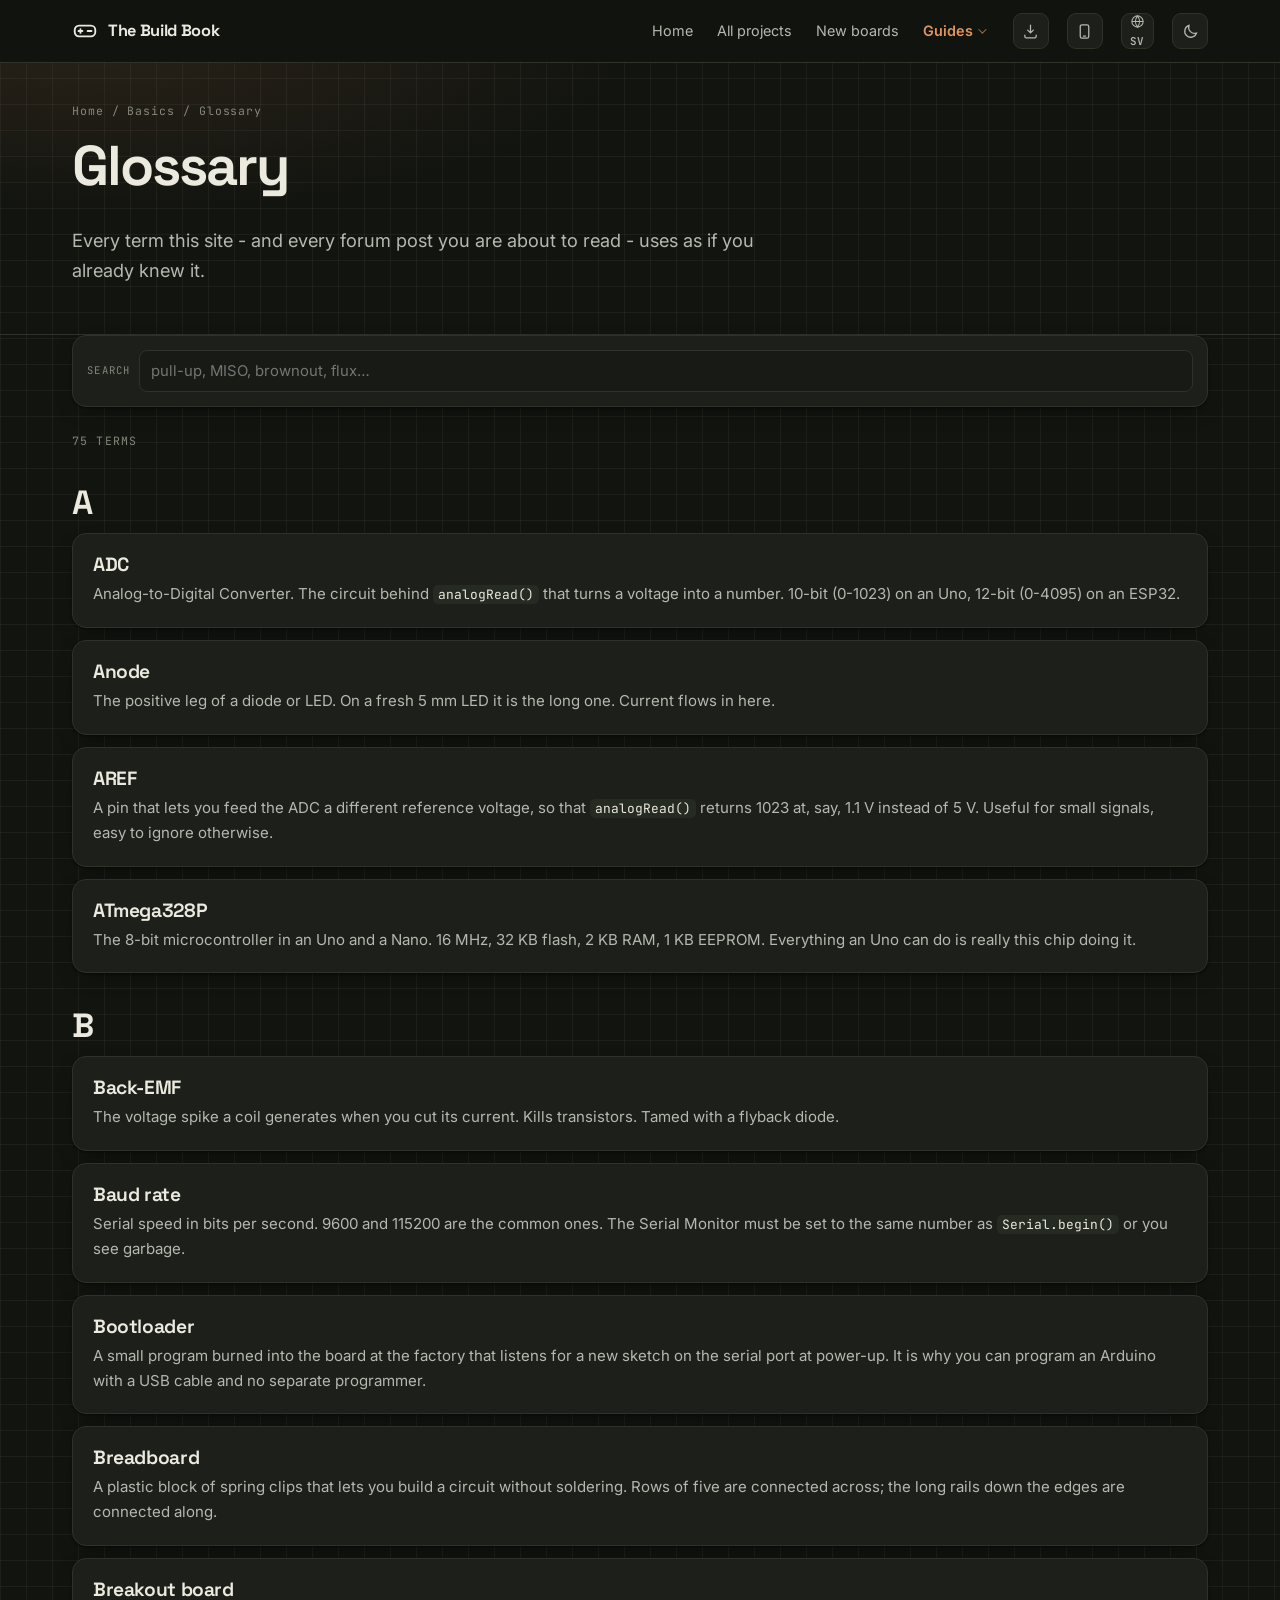
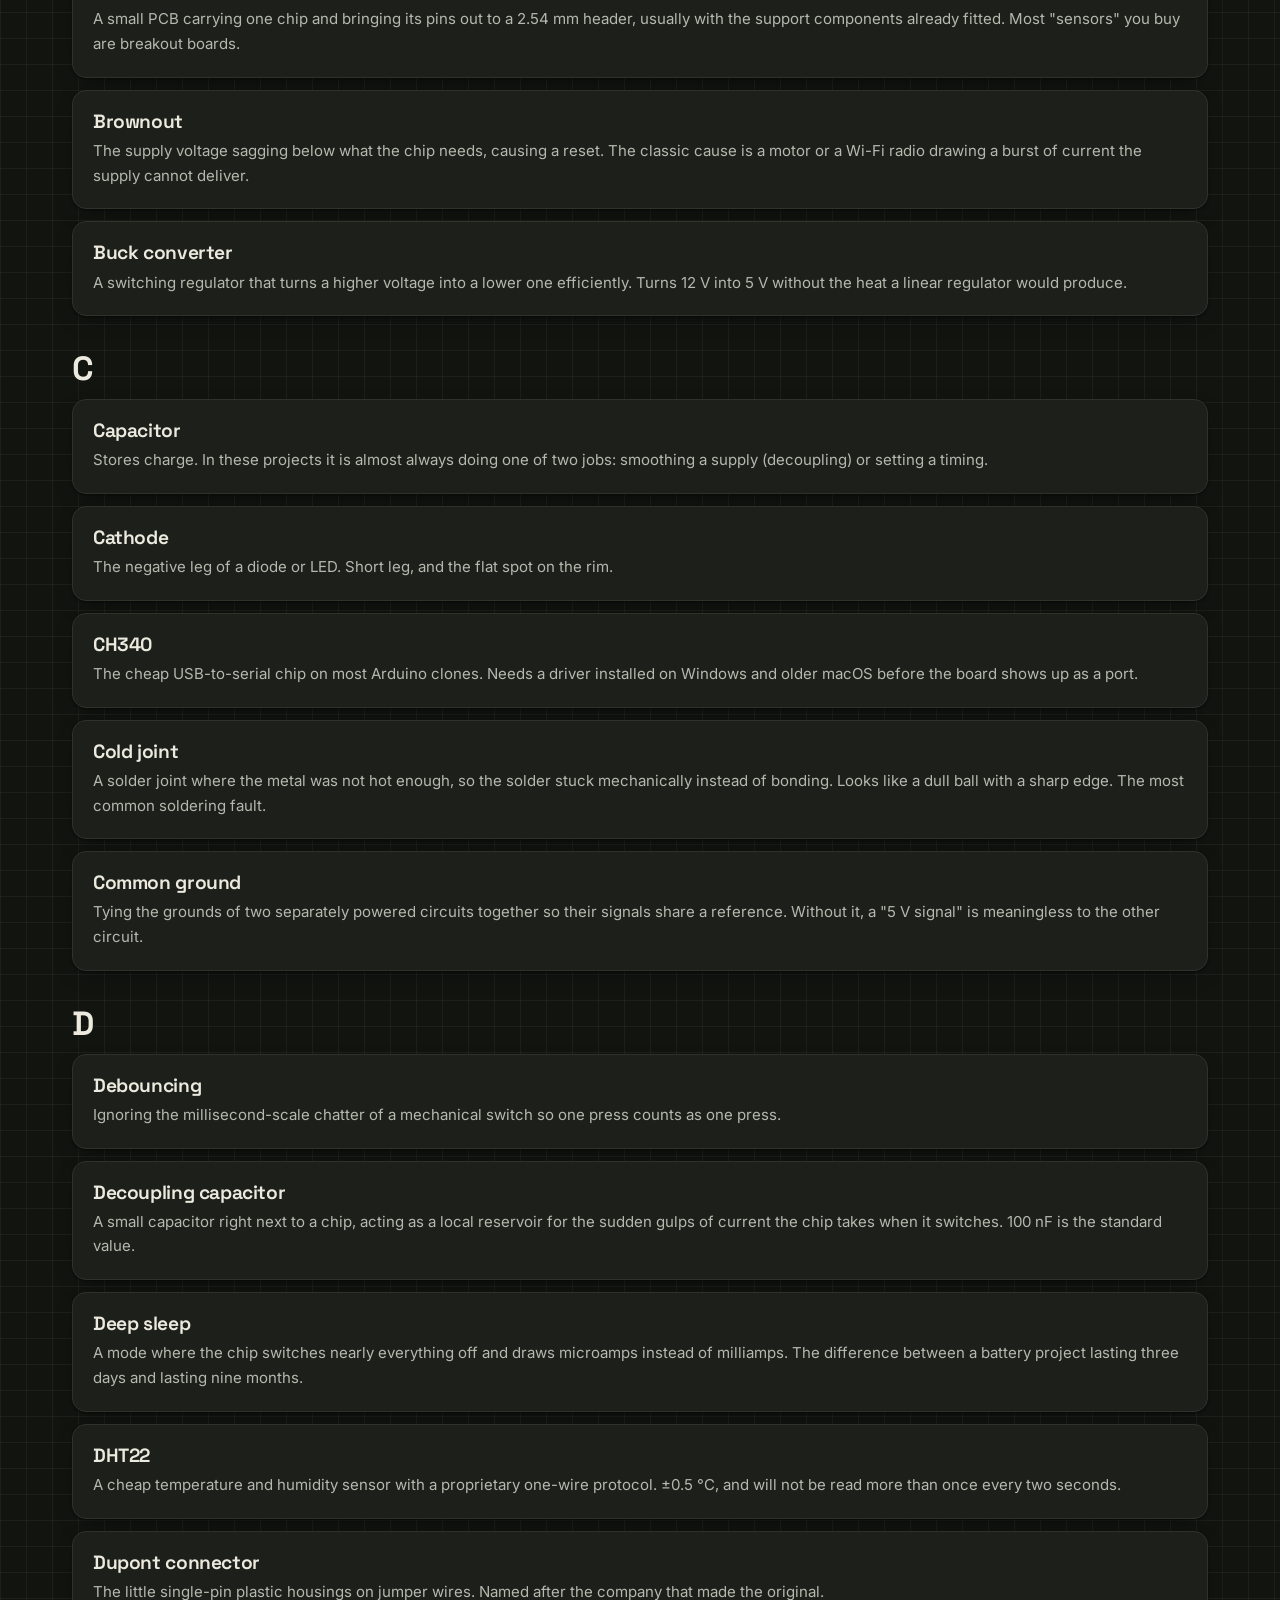
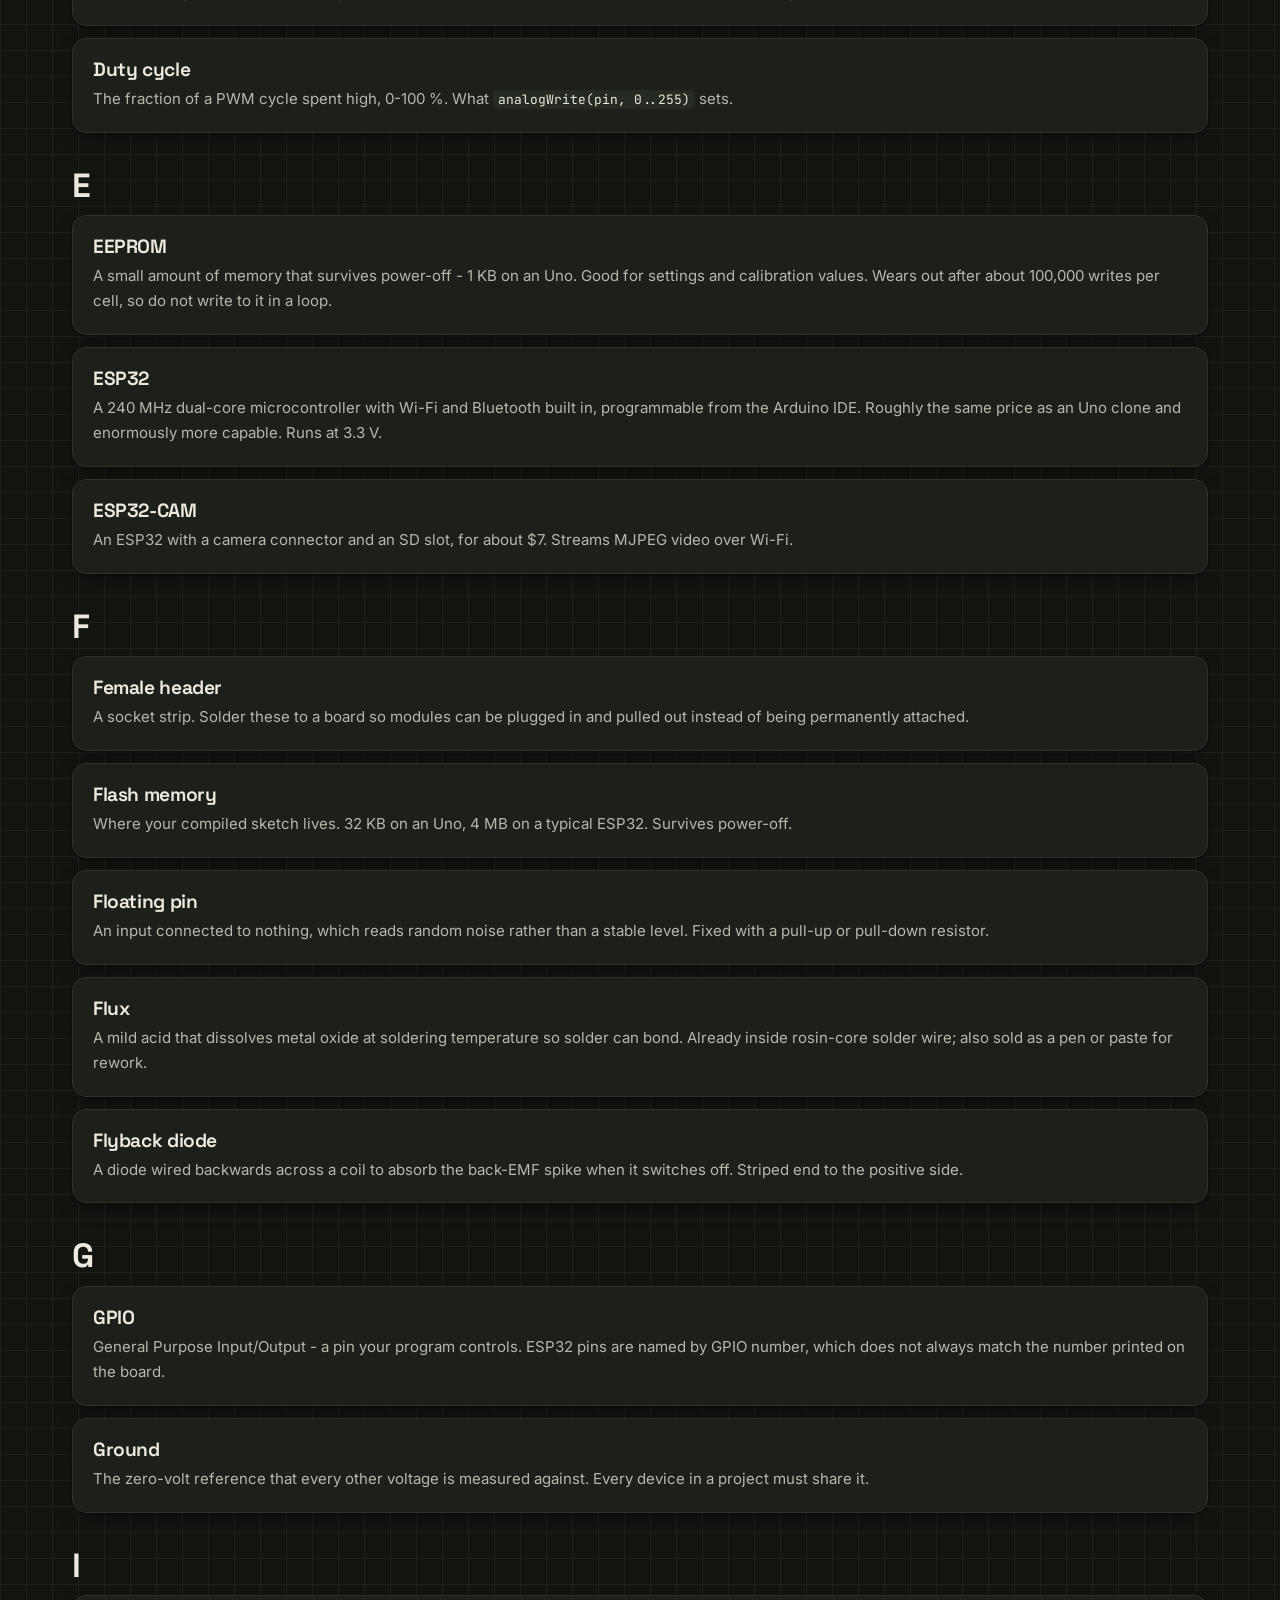
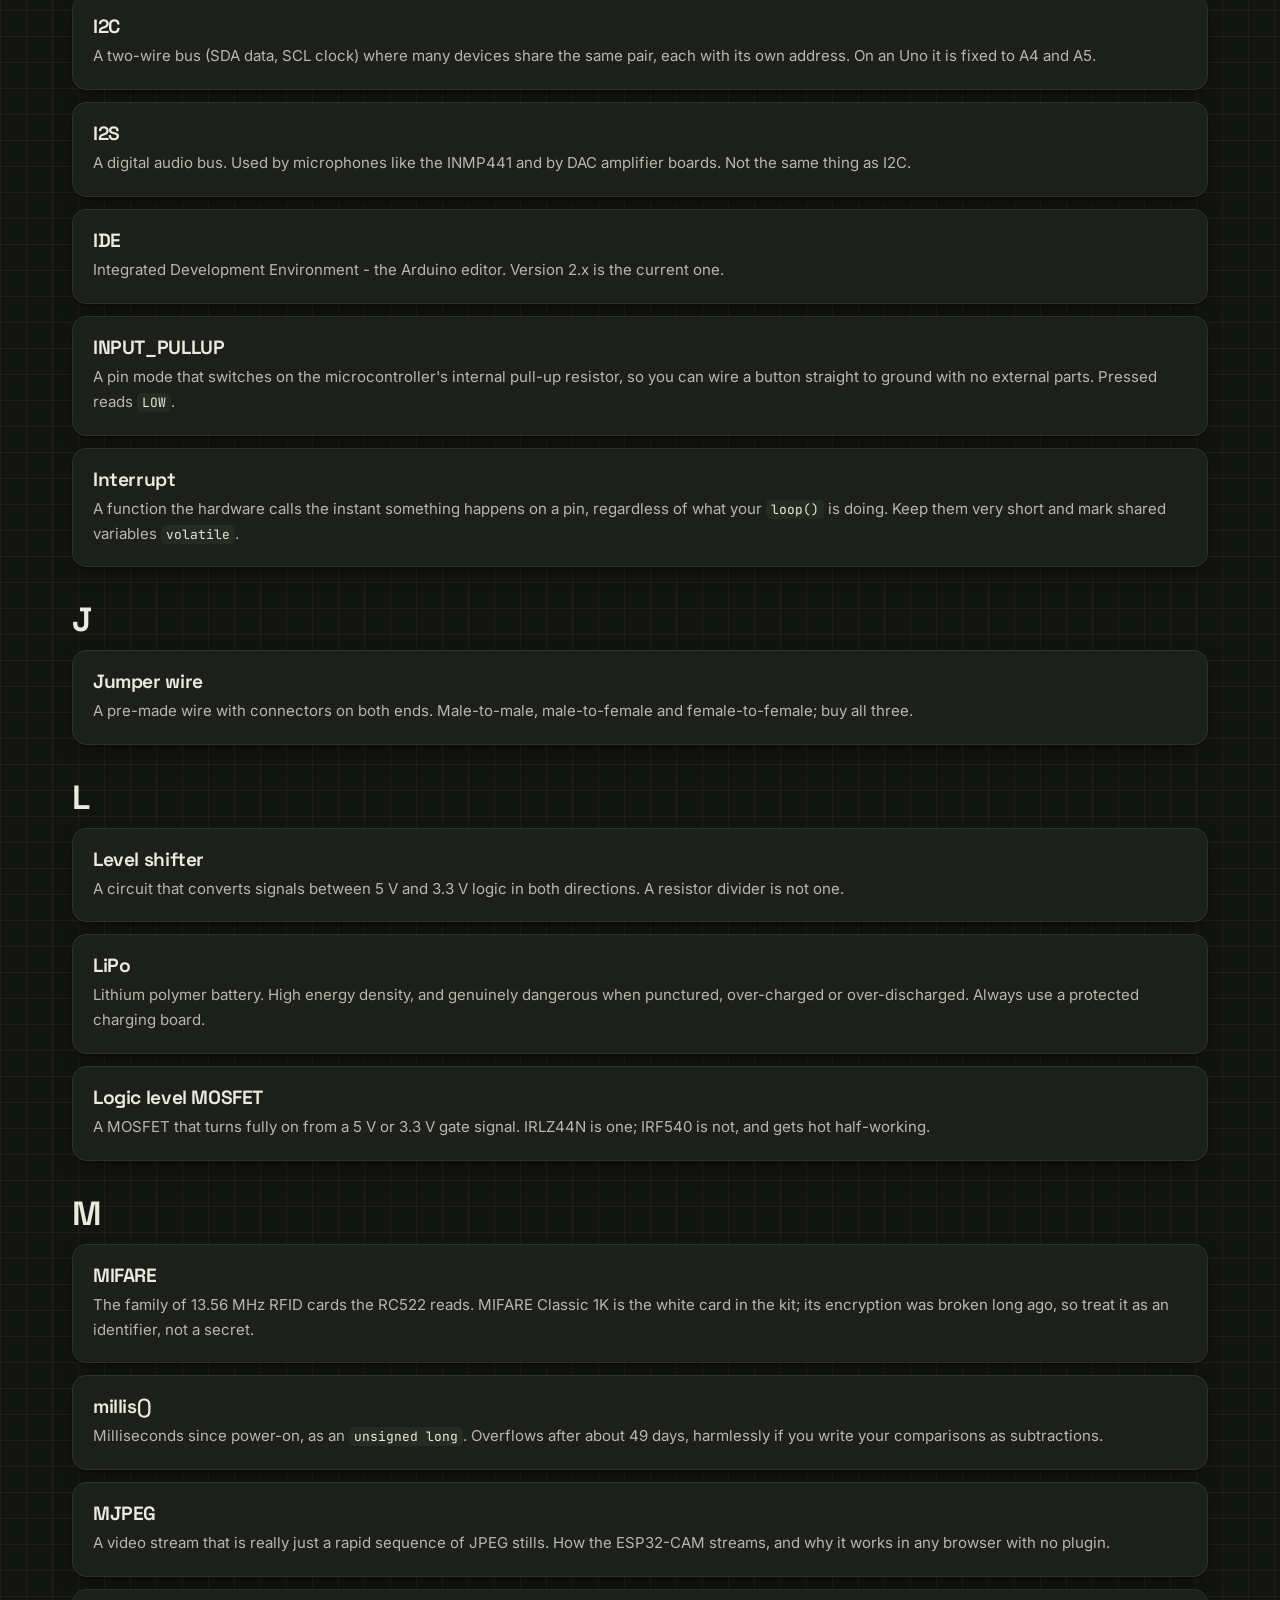
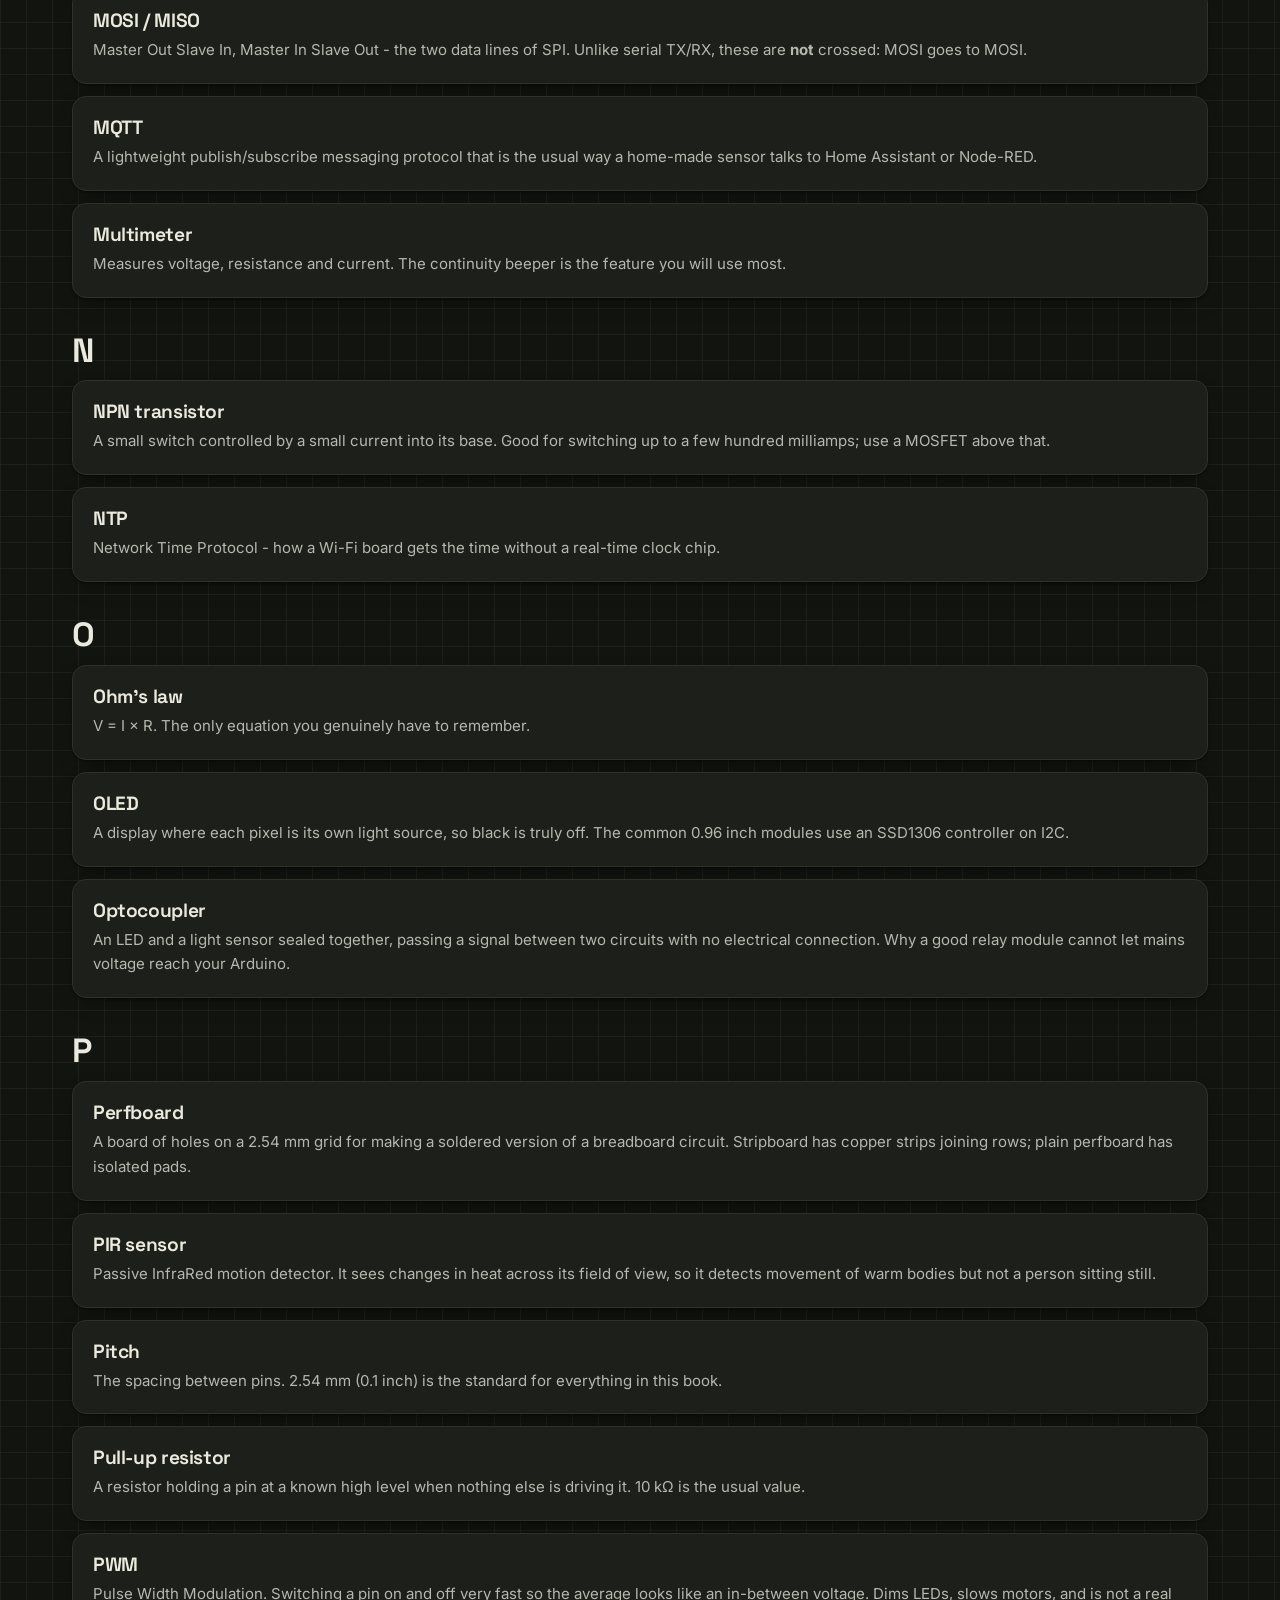
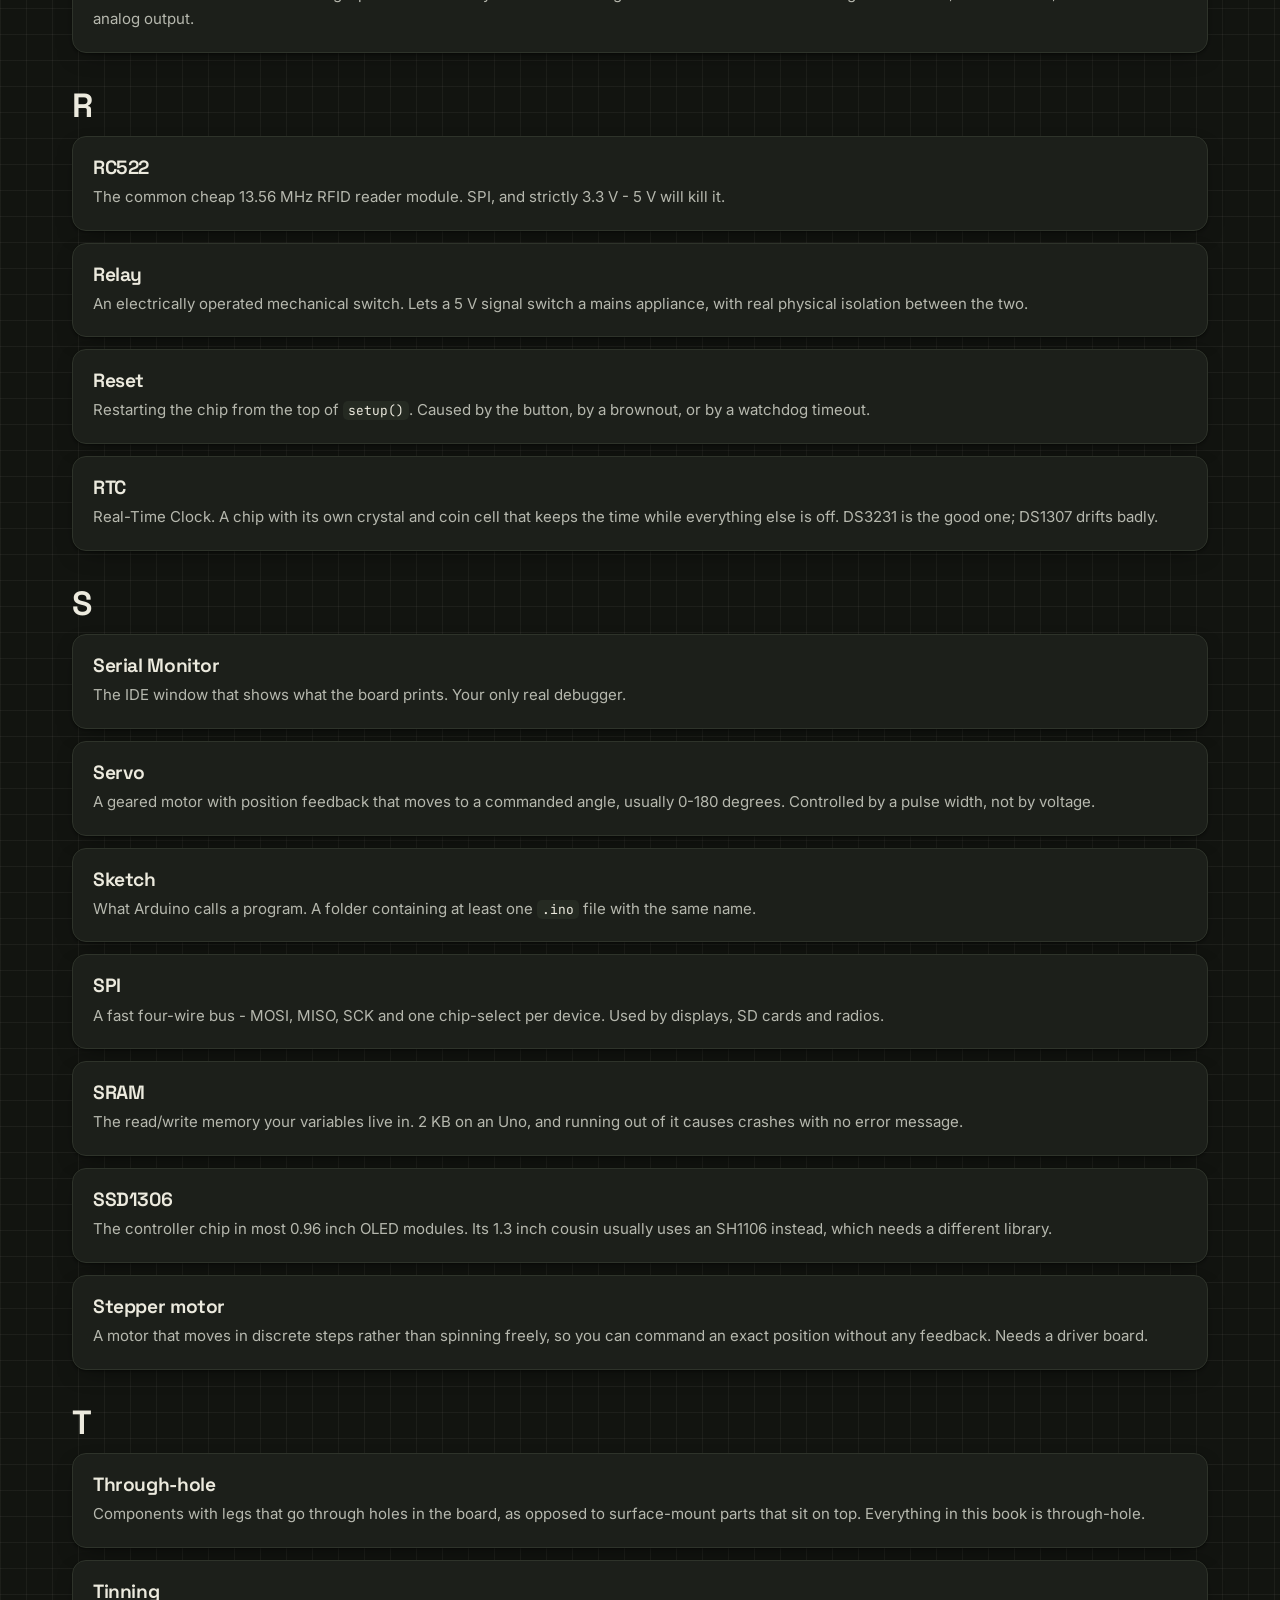
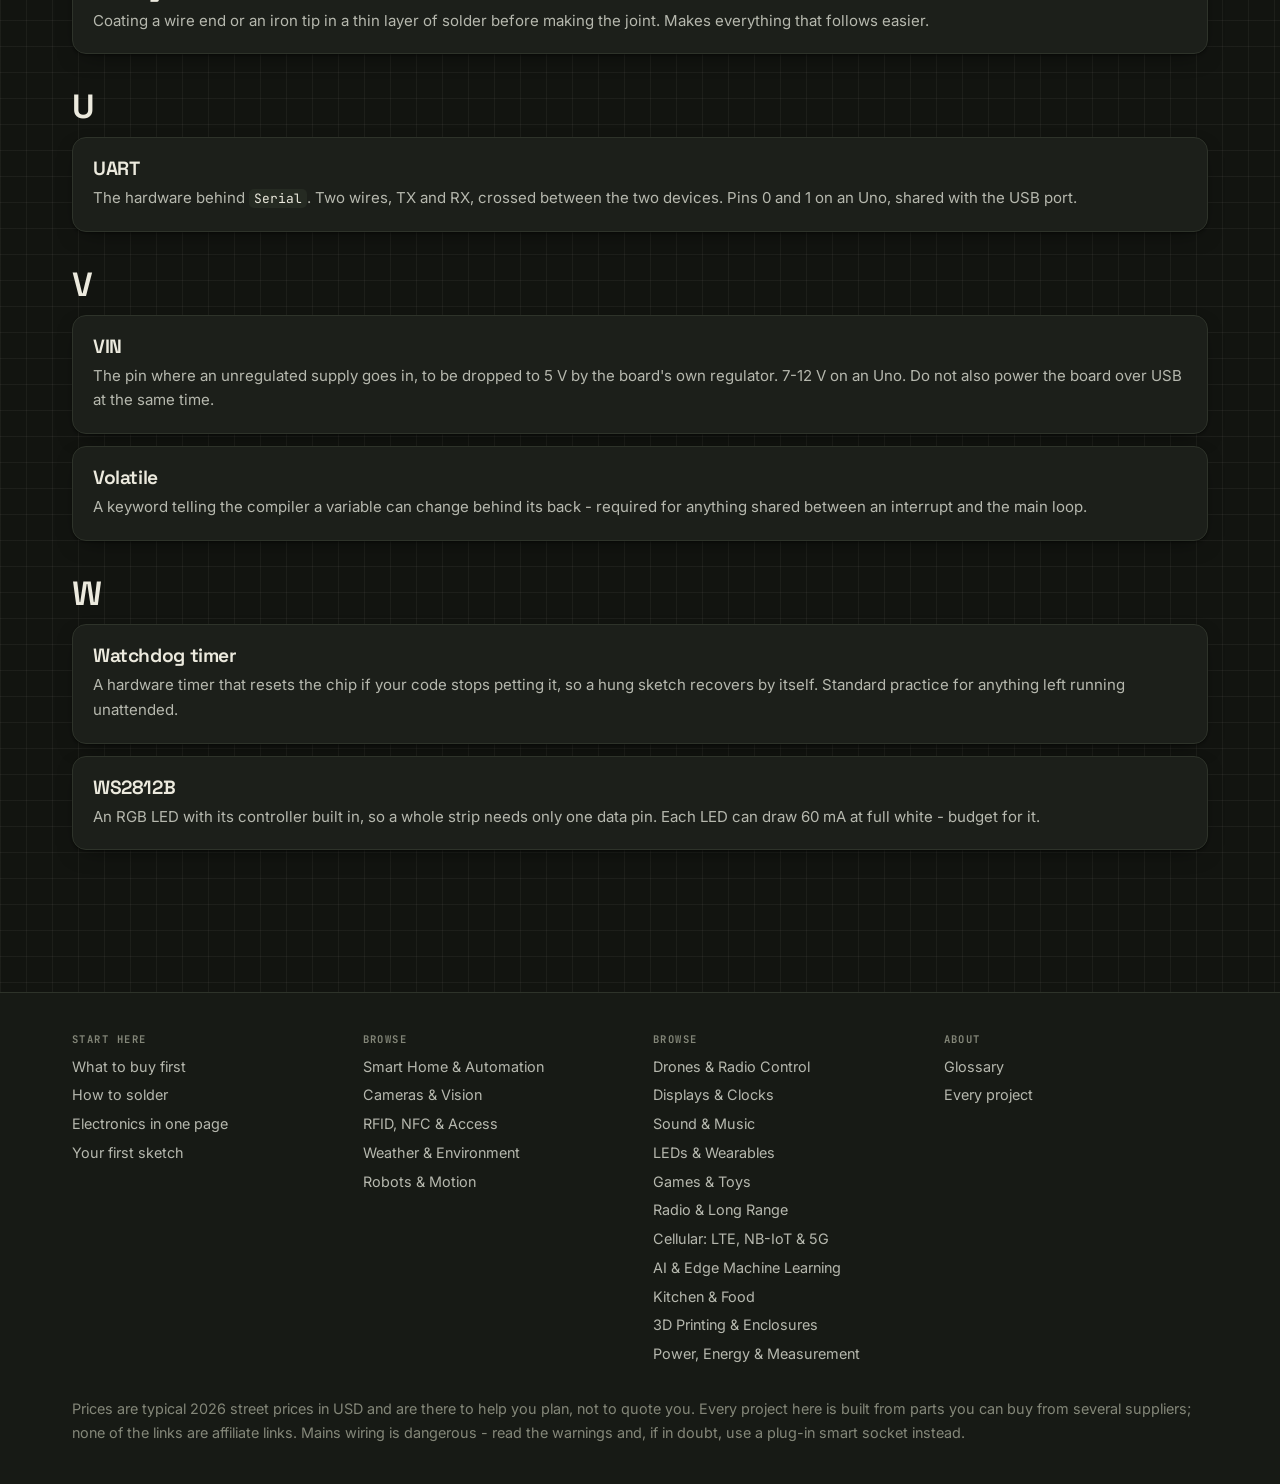
<file: basics/glossary.html>
<!DOCTYPE html>
<html lang="en">
<head>
<meta charset="utf-8">
<meta name="viewport" content="width=device-width, initial-scale=1">
<title>Glossary — The Build Book</title>
<meta name="description" content="Every term this site uses as if you already knew it, explained: ADC, back-EMF, decoupling, MISO, PWM, pull-ups, SRAM and the rest.">
<link rel="icon" href="../assets/favicon.svg" type="image/svg+xml">
<link rel="manifest" href="../manifest.webmanifest">
<link rel="apple-touch-icon" href="../assets/icons/apple-touch-icon.png">
<meta name="theme-color" content="#b4662b">
<meta name="apple-mobile-web-app-capable" content="yes">
<meta name="apple-mobile-web-app-status-bar-style" content="black-translucent">
<meta name="apple-mobile-web-app-title" content="Build Book">
<link rel="preconnect" href="https://fonts.googleapis.com">
<link rel="preconnect" href="https://fonts.gstatic.com" crossorigin>
<link href="https://fonts.googleapis.com/css2?family=Inter:wght@400;500;600&family=Space+Grotesk:wght@500;600;700&family=JetBrains+Mono:wght@400;500;600&display=swap" rel="stylesheet">
<link rel="stylesheet" href="../assets/css/style.css">
<script>(function(){try{var t=localStorage.getItem('ab-theme')||'dark';document.documentElement.setAttribute('data-theme',t);}catch(e){}}());</script>
</head>
<body>
<a class="skip" href="#main">Skip to content</a>

<section class="proj-head">
  <div class="wrap">
    <div class="crumbs"><a href="../index.html">Home</a> / Basics / Glossary</div>
    <h1>Glossary</h1>
    <p class="lede">Every term this site - and every forum post you are about to read - uses as if you already
    knew it.</p>
  </div>
</section>

<main class="wrap" id="main" style="padding-bottom:70px">
  <div class="toolbar">
    <div class="field" style="flex:2 1 300px">
      <label for="gq">Search</label>
      <input id="gq" type="search" placeholder="pull-up, MISO, brownout, flux&hellip;" autocomplete="off">
    </div>
  </div>
  <p class="result-count" id="gcount"></p>
  <div id="glist"></div>
</main>

<script src="../assets/data/parts.js"></script>
<script src="../assets/data/categories.js"></script>
<script src="../assets/data/glossary.js"></script>
<script src="../assets/data/i18n.js"></script>
<script src="../assets/js/site.js"></script>
<script>
(function () {
  AB.chrome('glossary.html');
  var input = document.getElementById('gq');

  function render() {
    var q = input.value.trim().toLowerCase();
    var list = AB.glossary.filter(function (g) {
      if (!q) return true;
      return (g.t + ' ' + (g.k || '') + ' ' + g.d).toLowerCase().indexOf(q) > -1;
    }).sort(function (a, b) { return a.t.toLowerCase().localeCompare(b.t.toLowerCase()); });

    document.getElementById('gcount').textContent = list.length + ' terms';

    var letters = {}, out = '';
    list.forEach(function (g) {
      var L = g.t[0].toUpperCase();
      if (!letters[L]) { letters[L] = 1; out += '<h2 style="margin:34px 0 10px">' + L + '</h2>'; }
      out += '<div class="card" style="margin-bottom:12px"><h3 style="margin-bottom:6px">' + AB.esc(g.t) + '</h3>' +
             '<p>' + g.d + '</p></div>';
    });
    document.getElementById('glist').innerHTML = out ||
      '<div class="empty"><h3>No term matches that</h3><p>Try a shorter search.</p></div>';
  }
  input.addEventListener('input', render);
  render();
}());
</script>
</body>
</html>
</file>
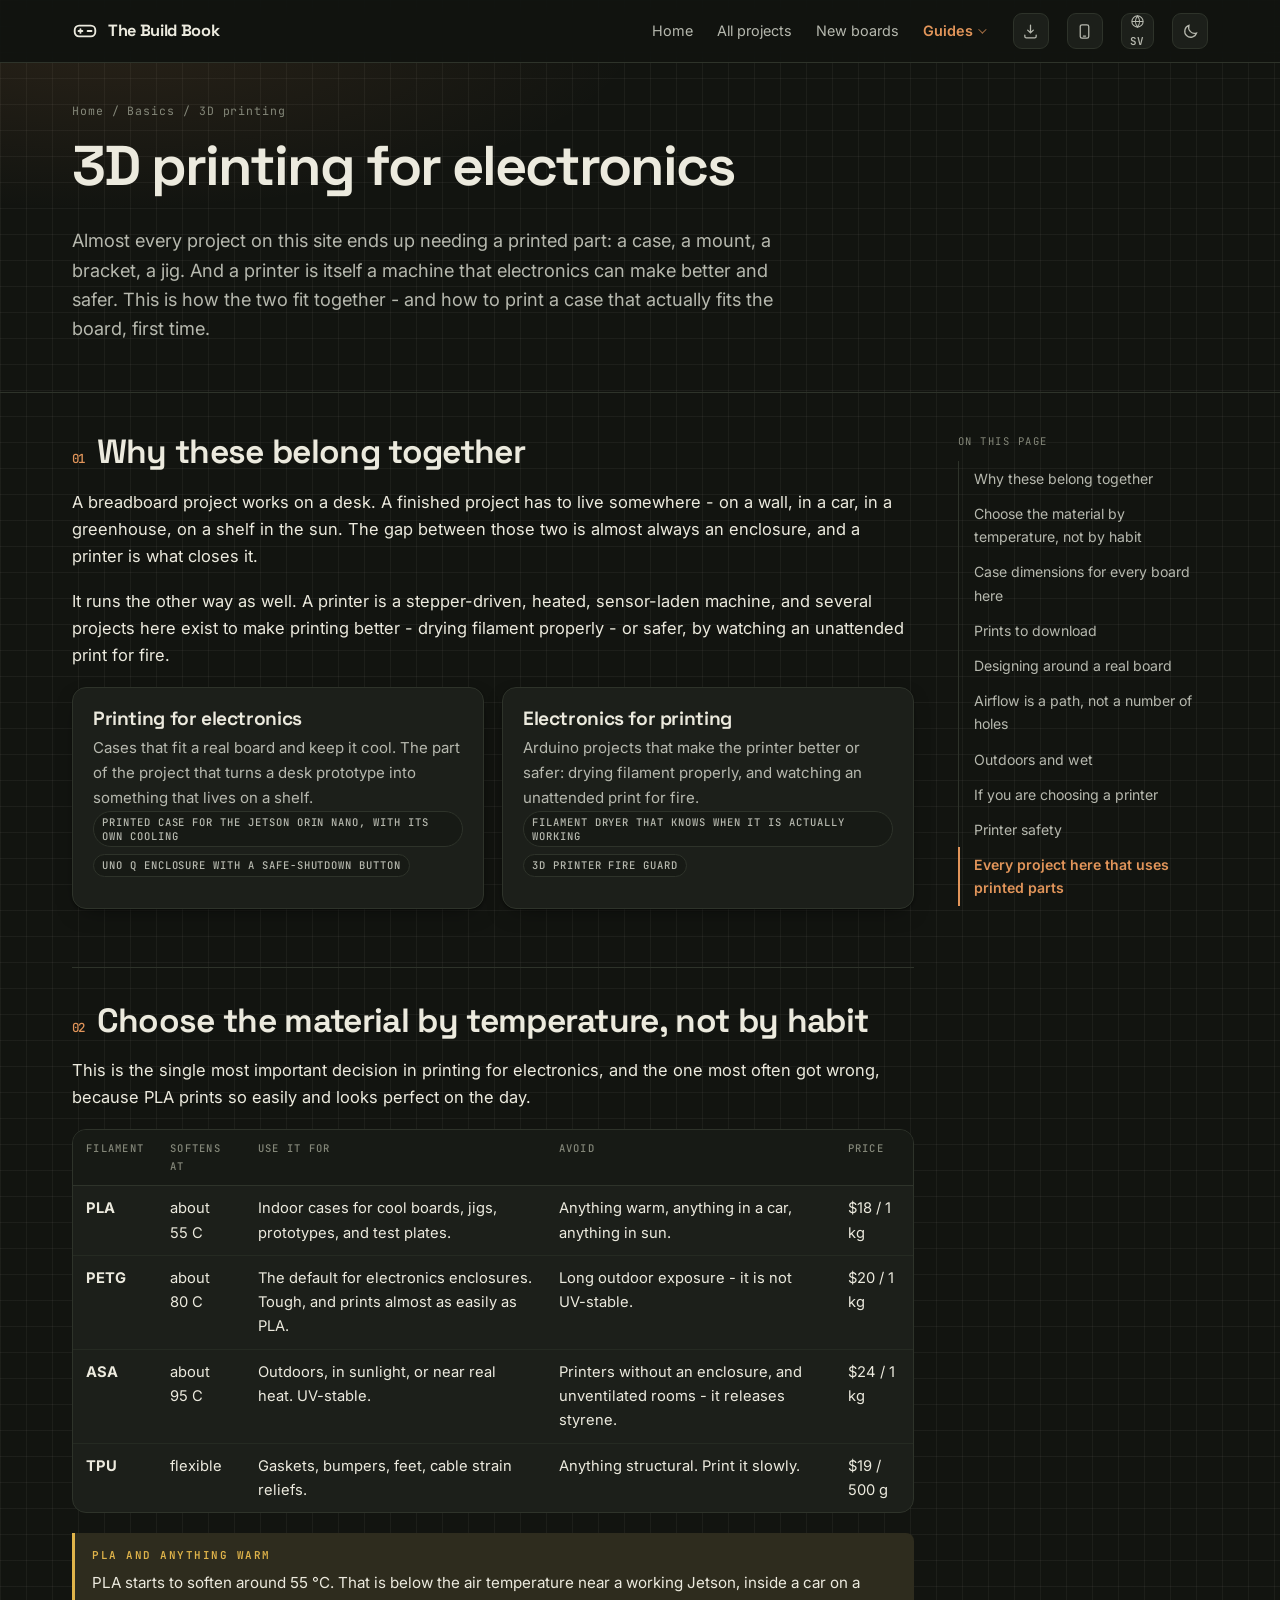
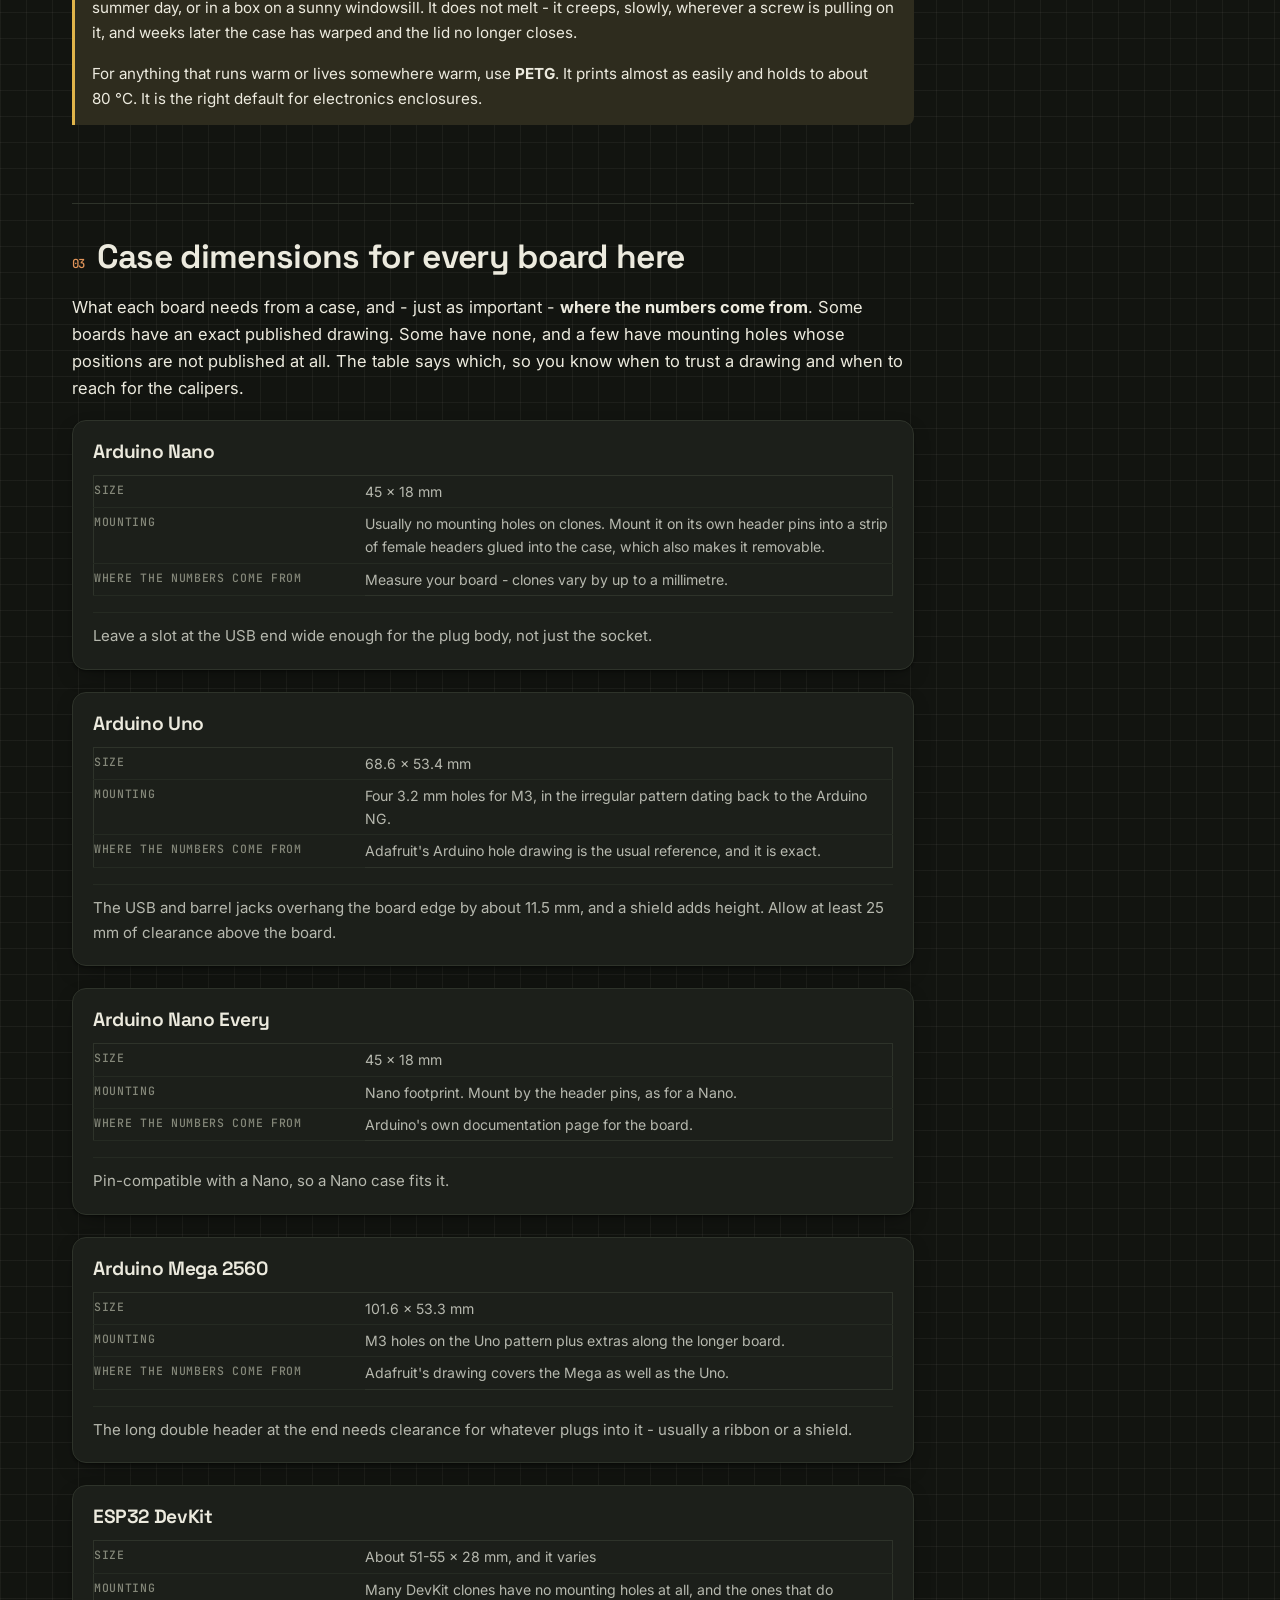
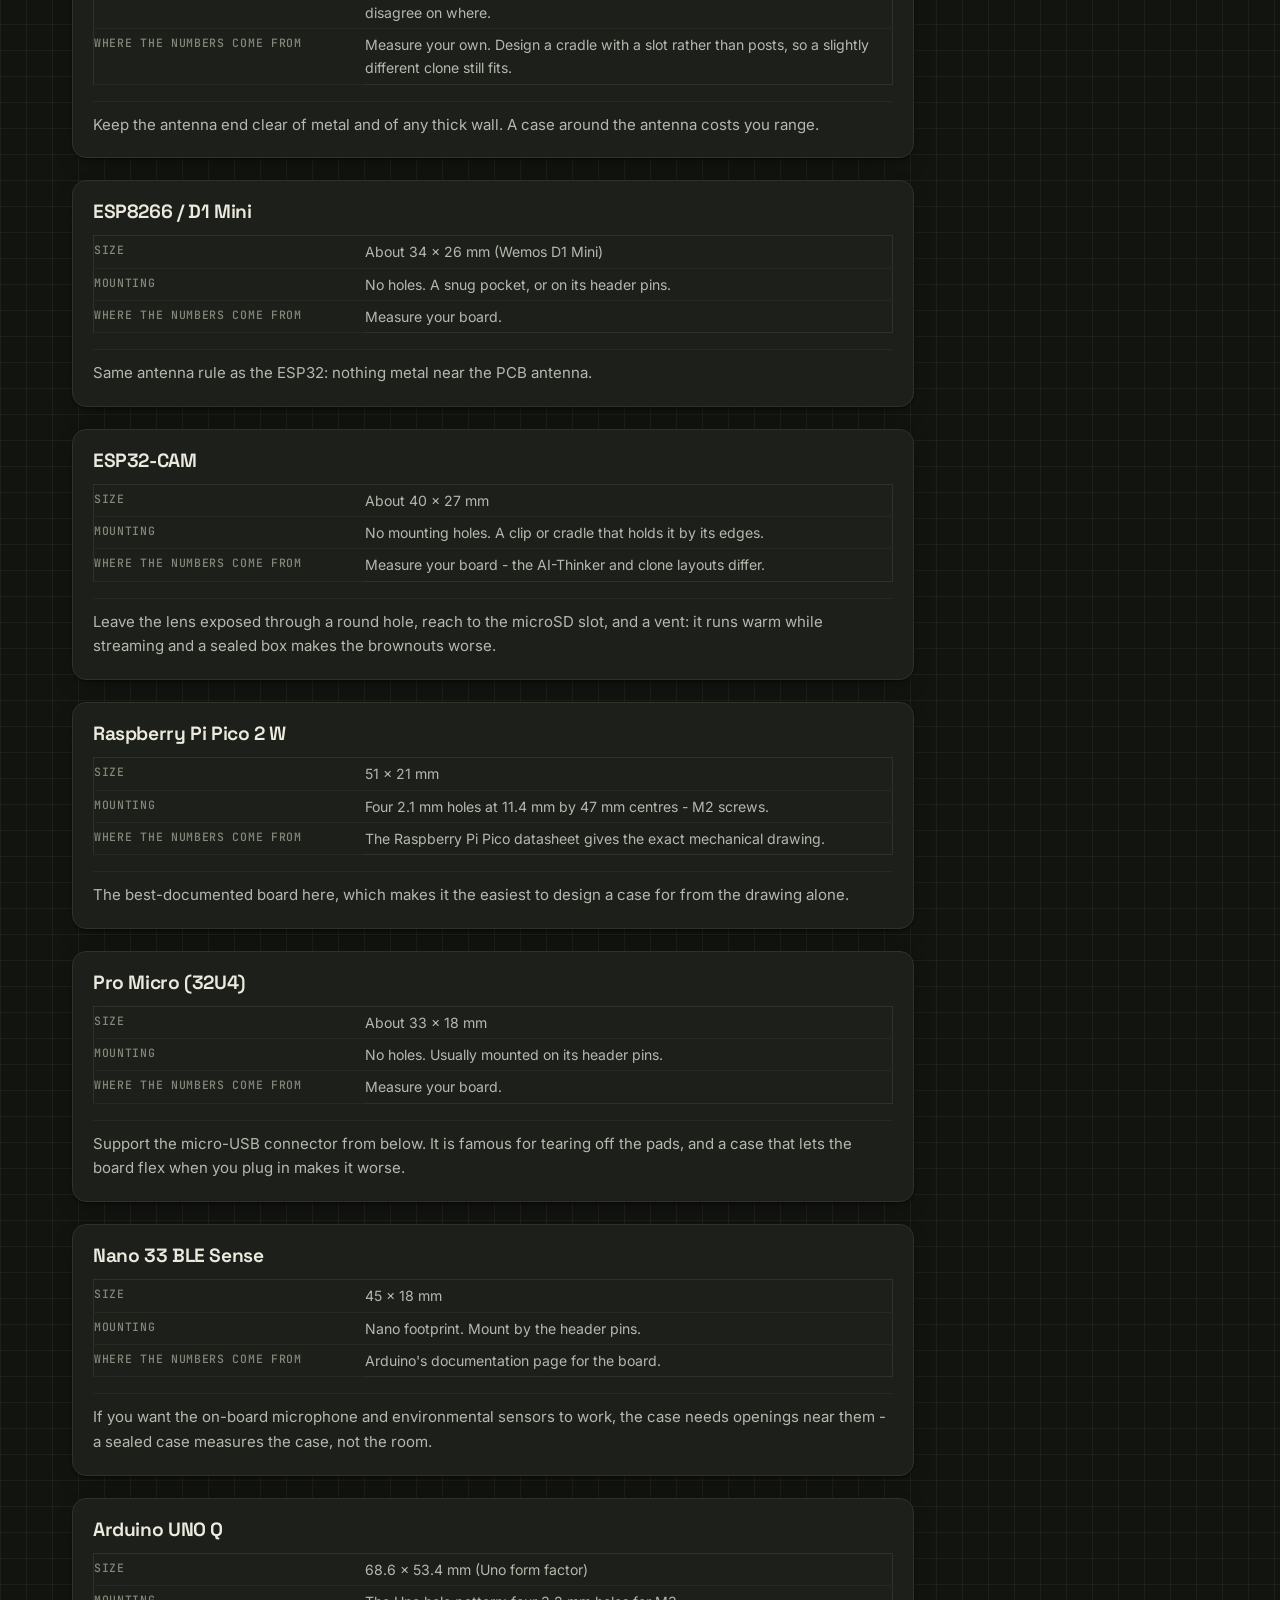
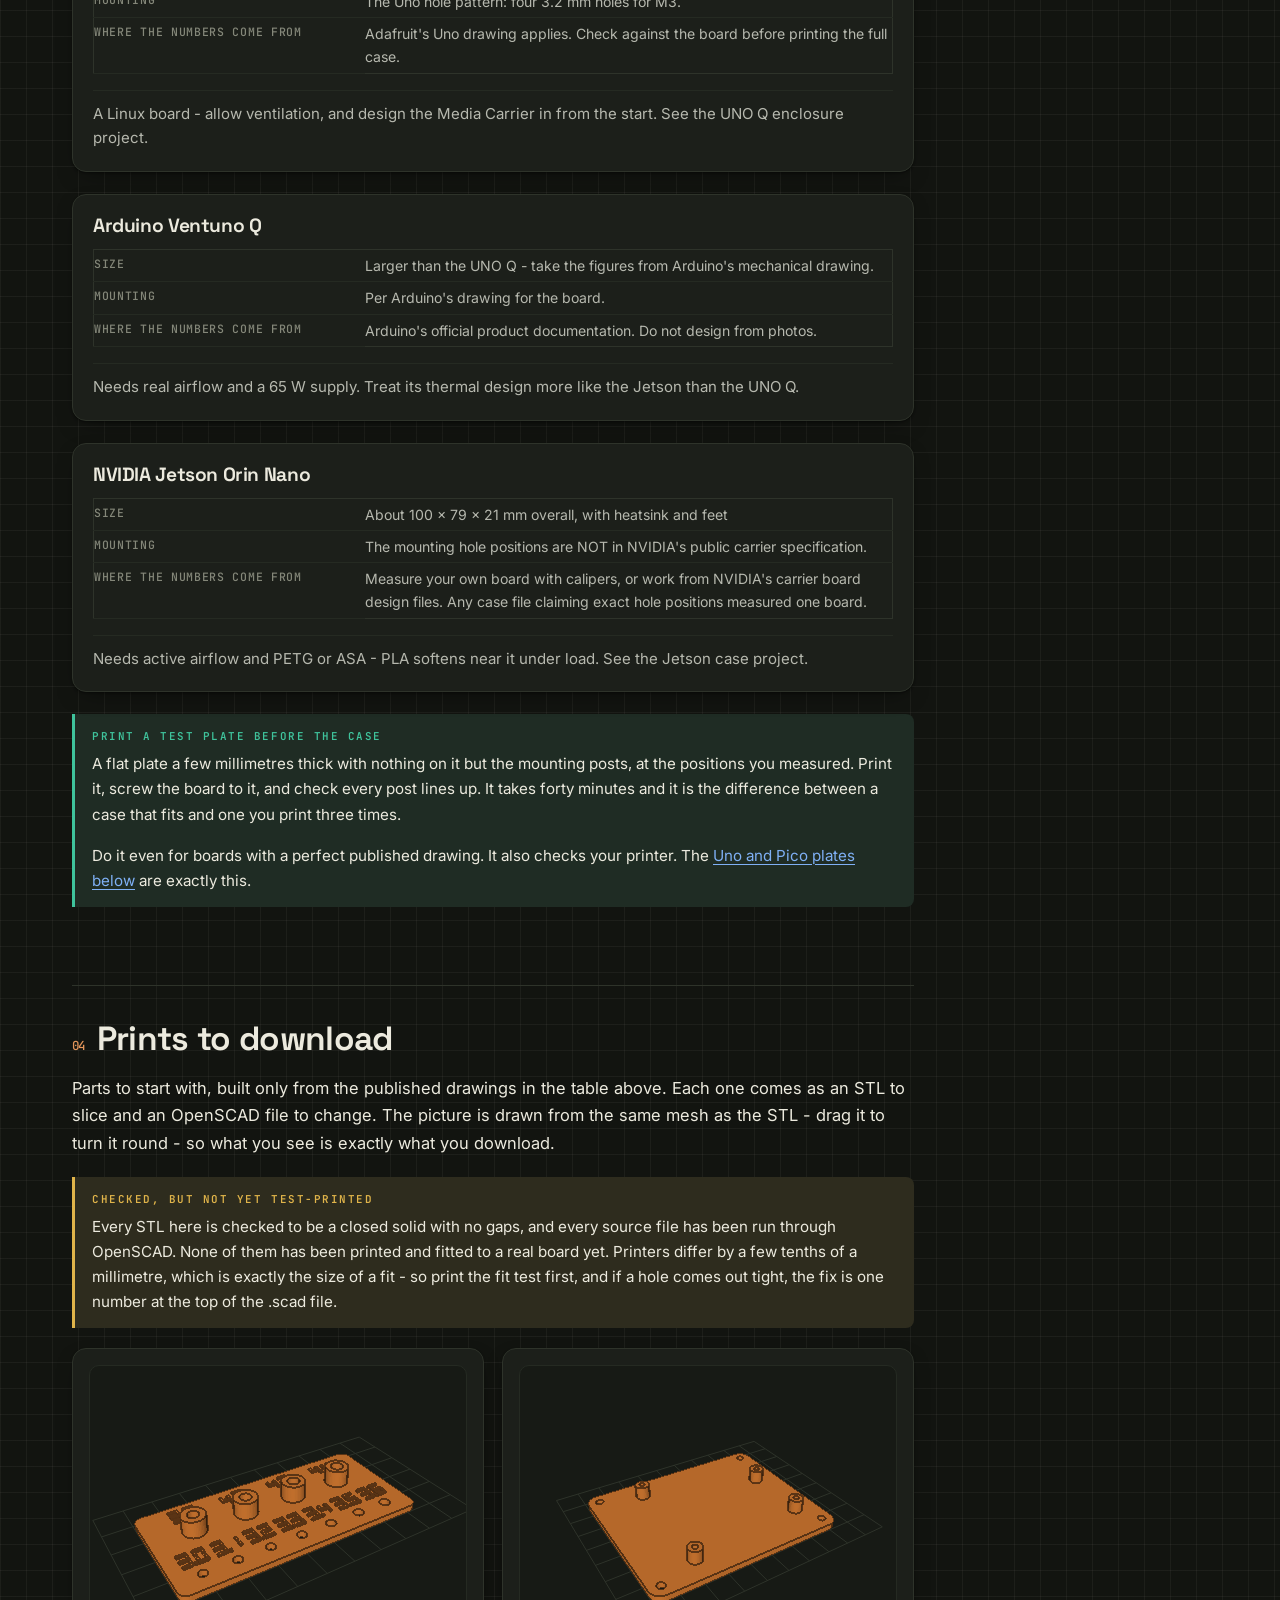
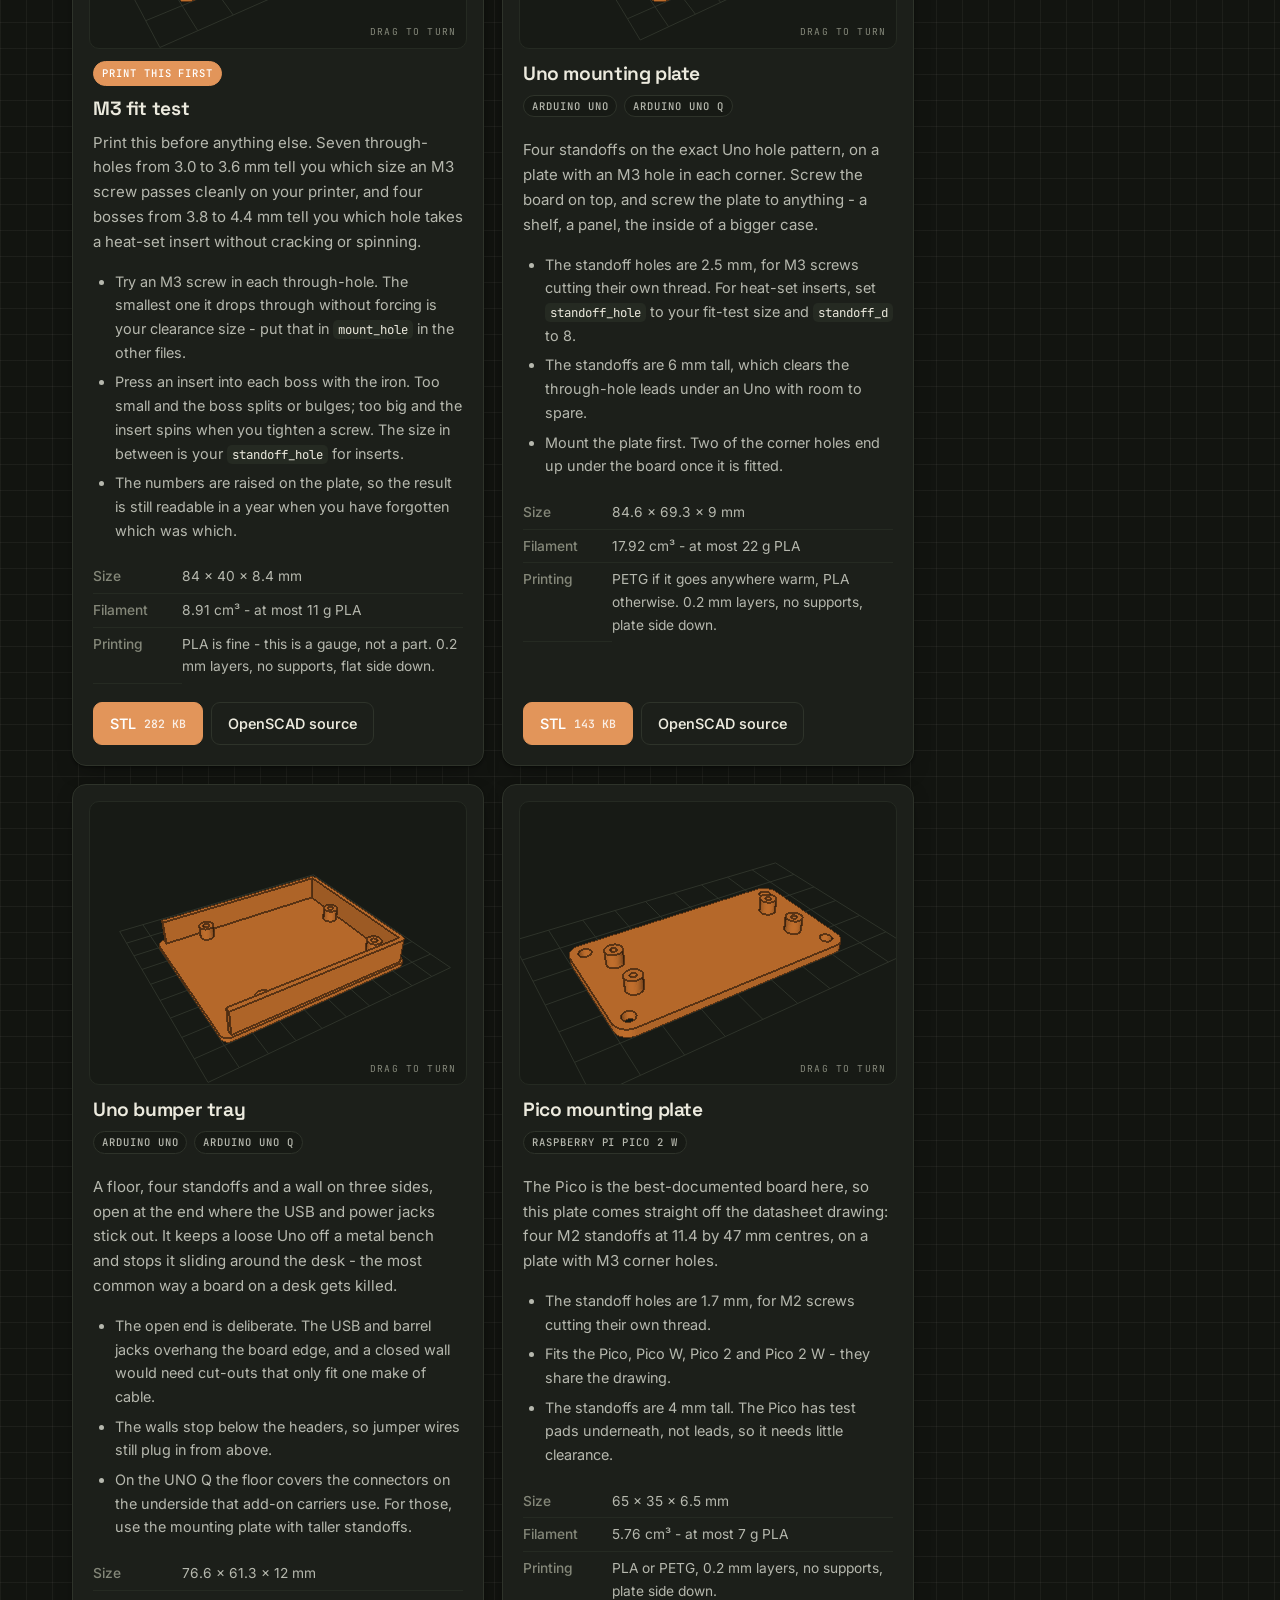
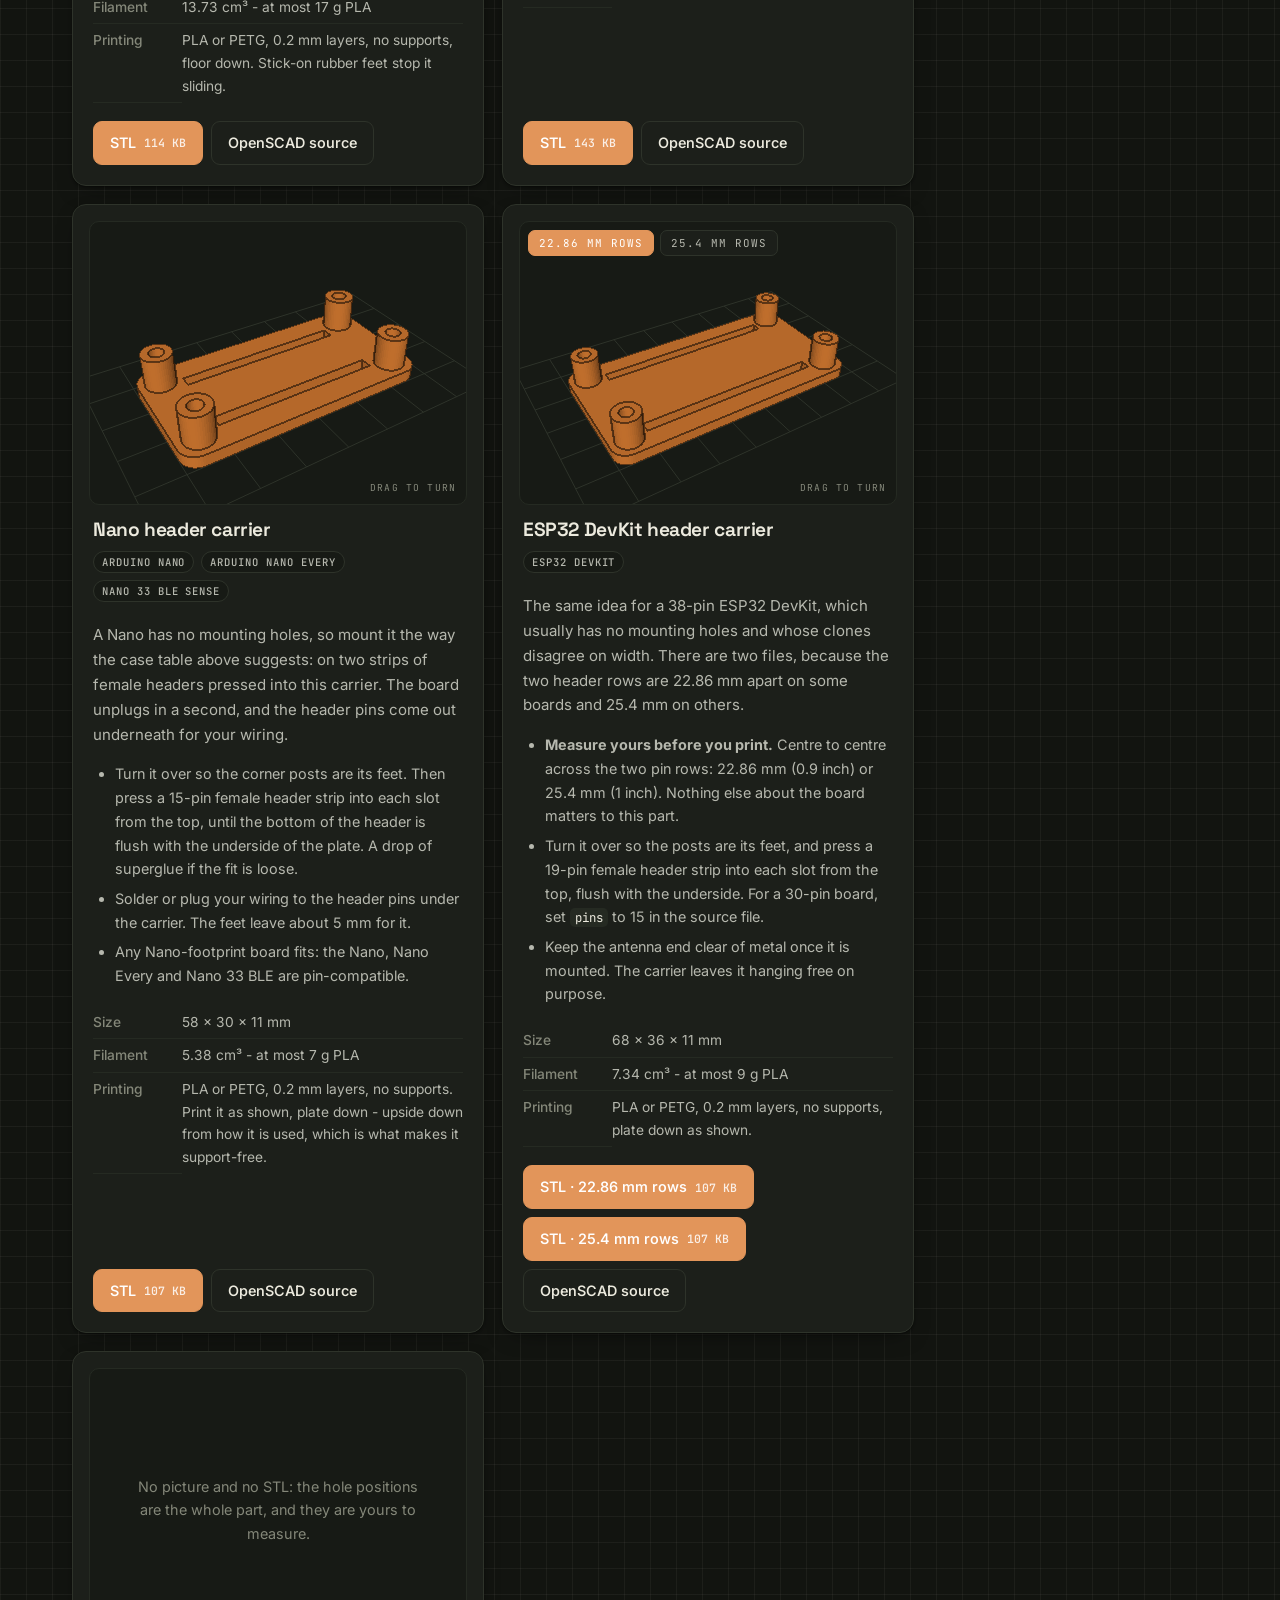
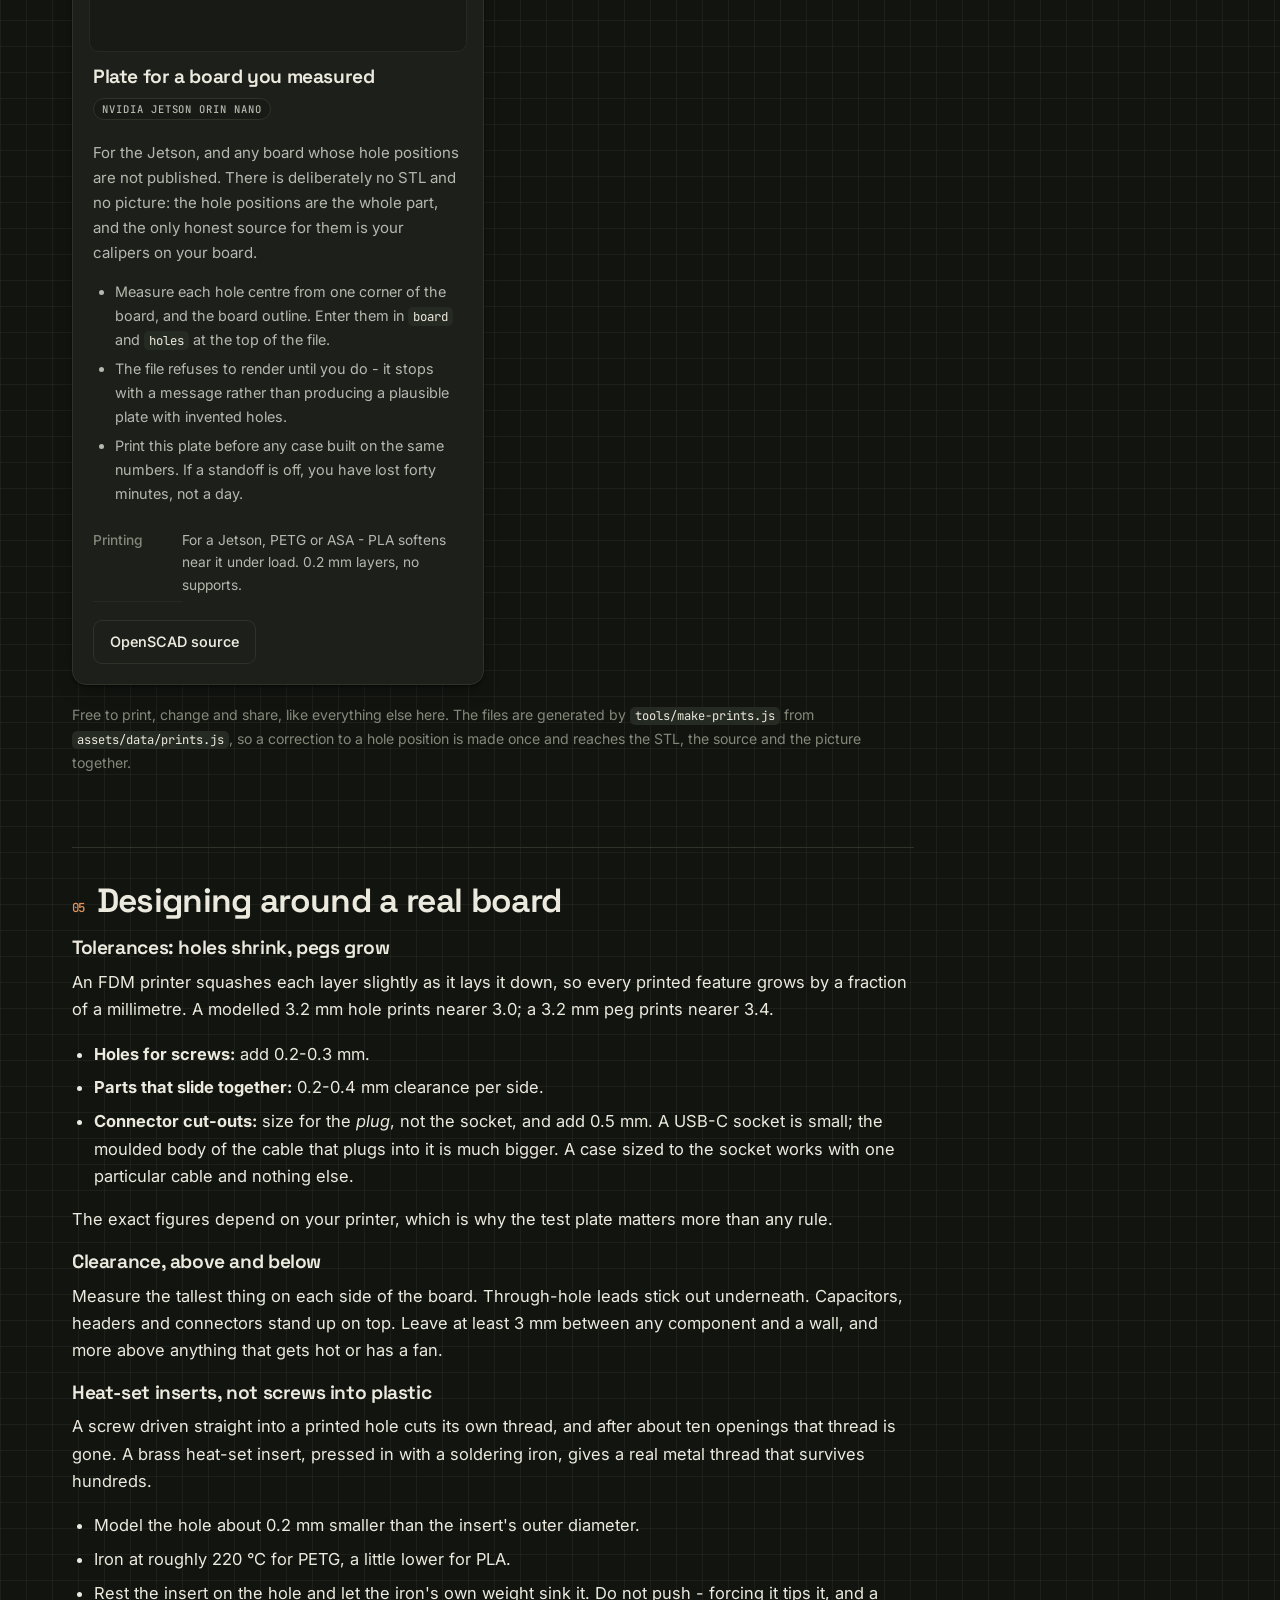
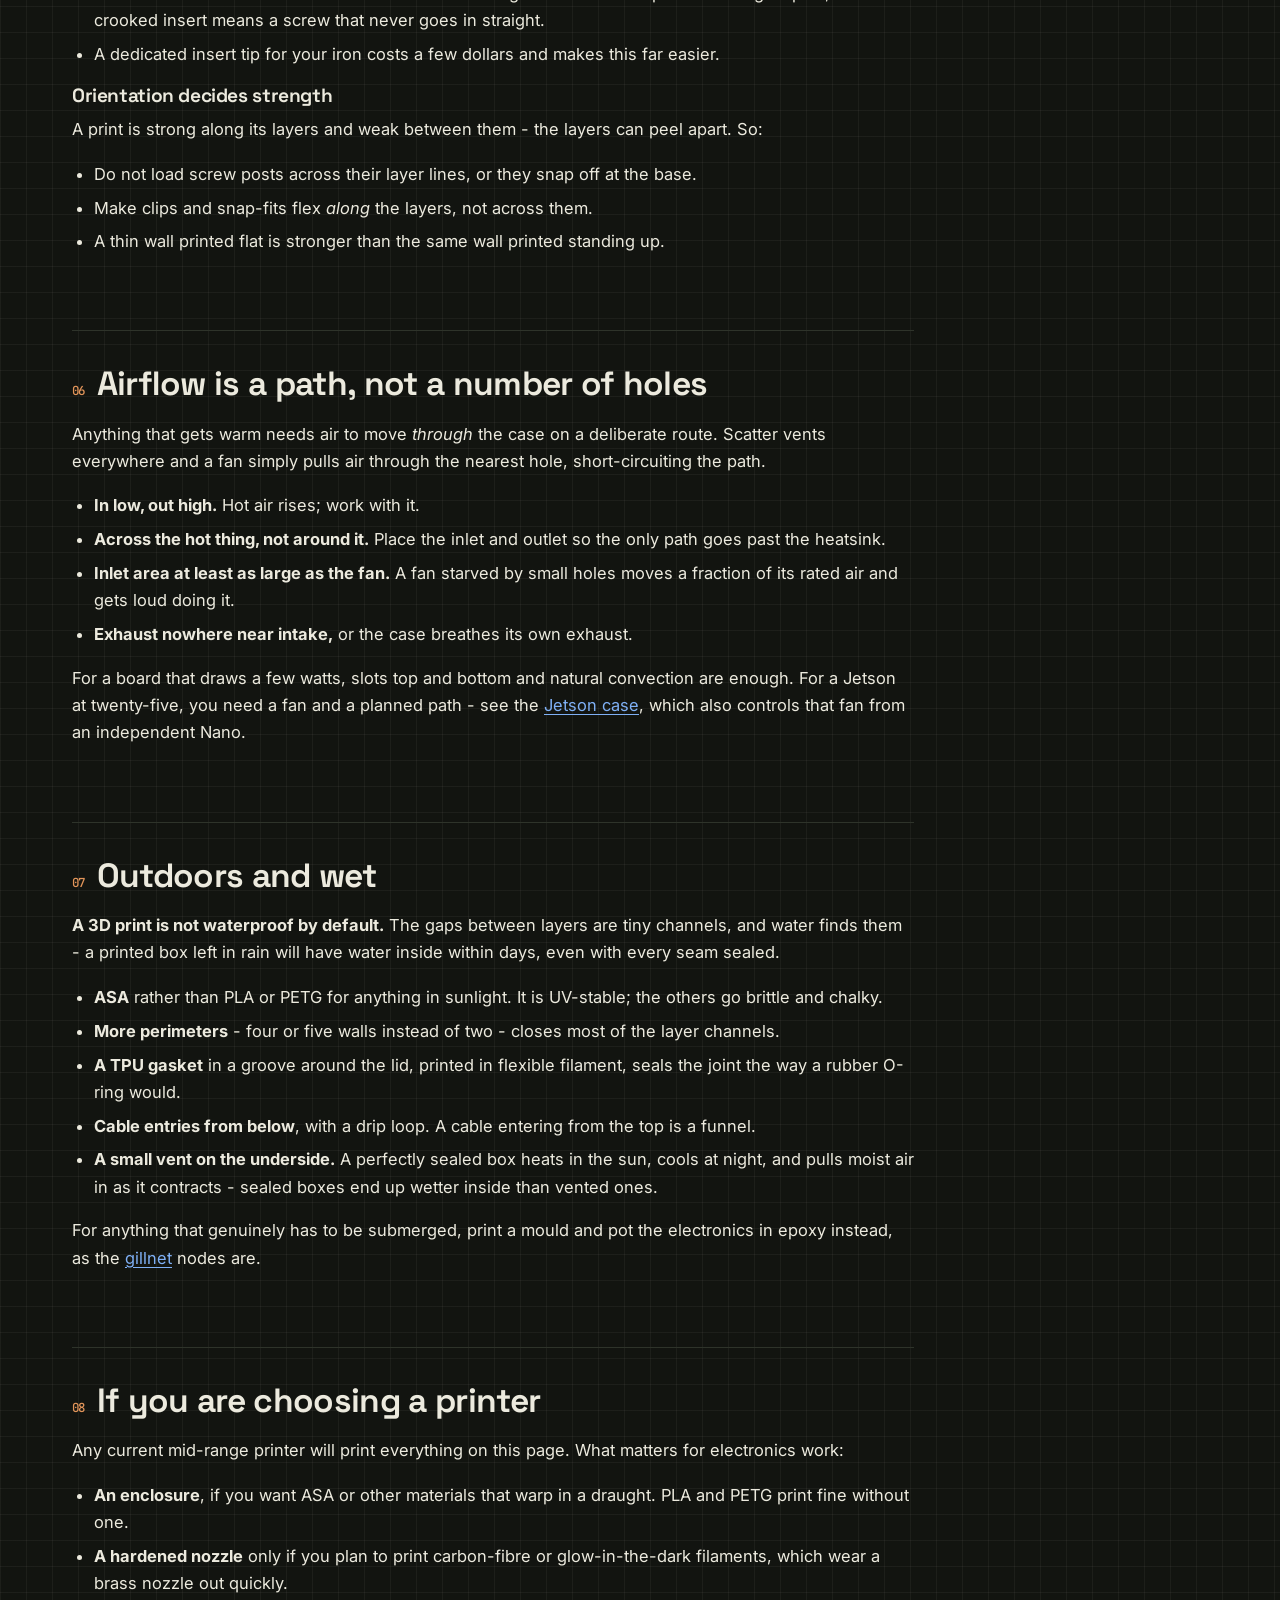
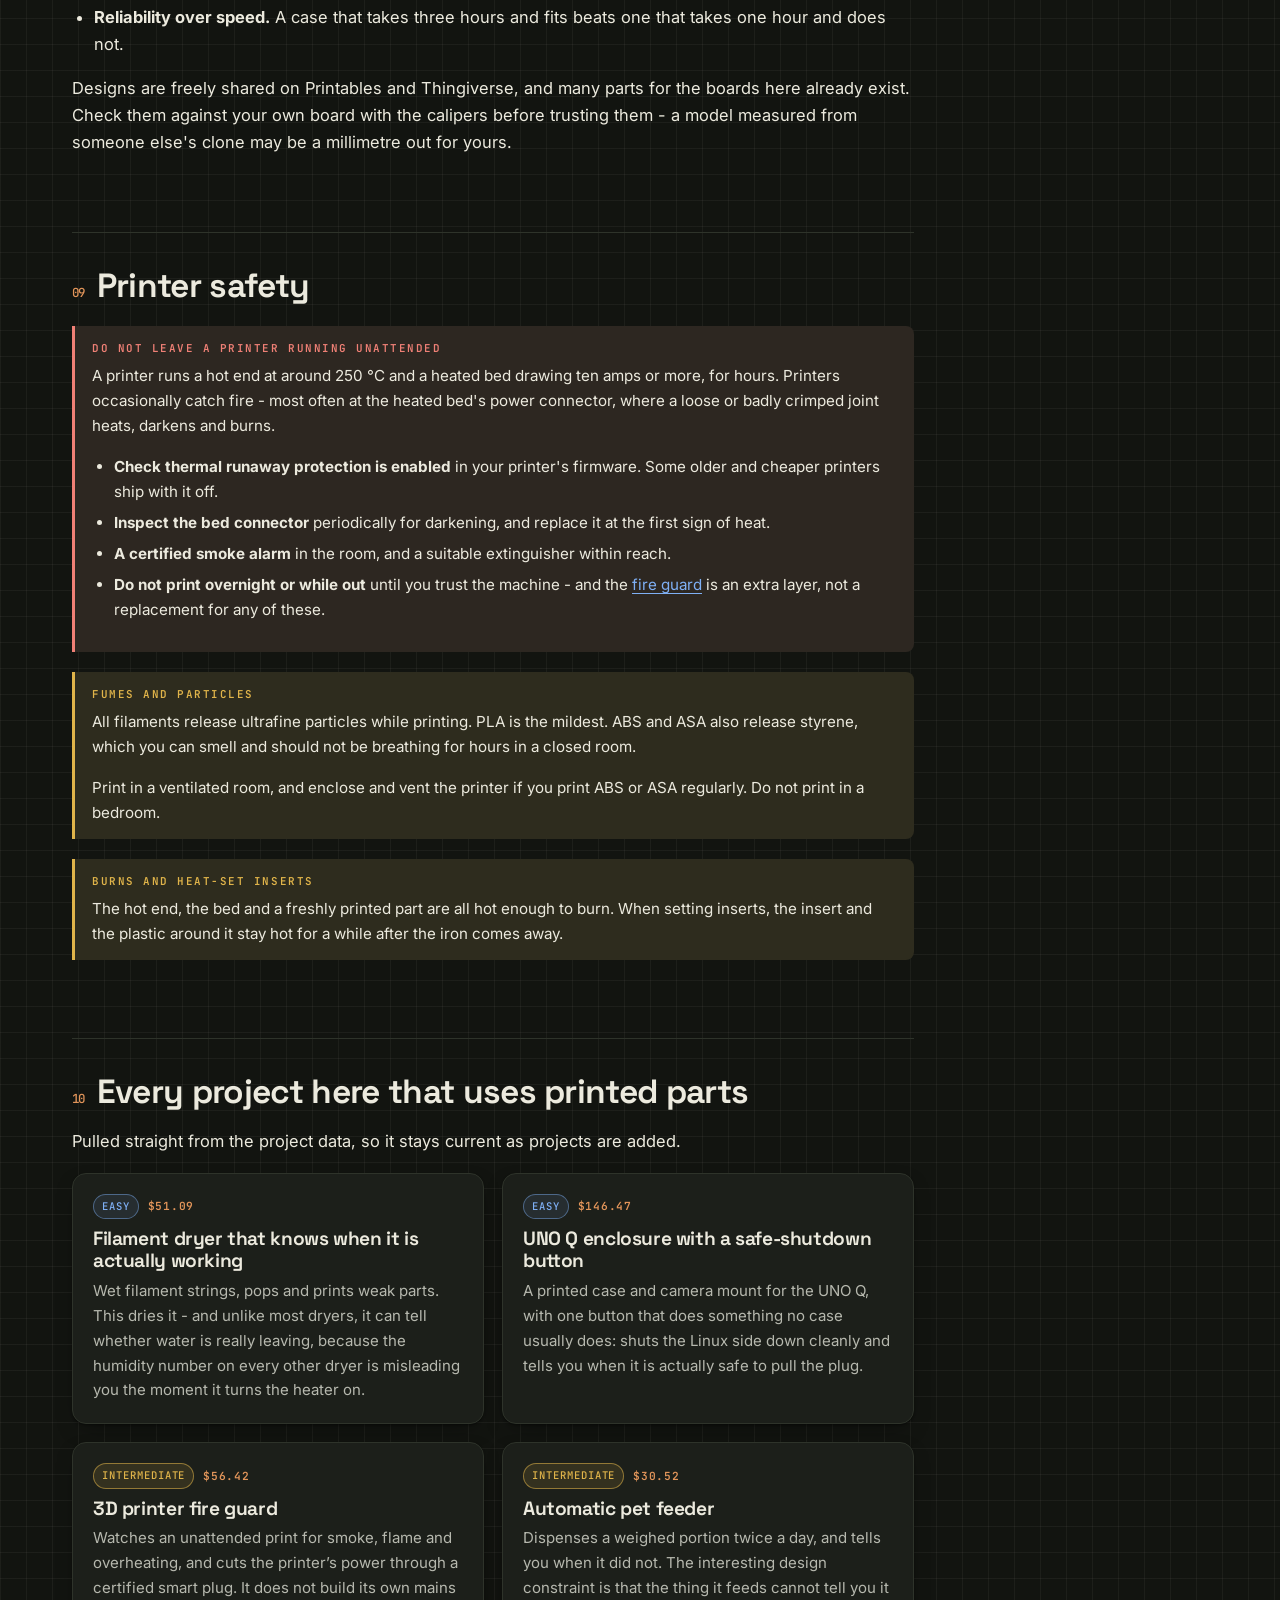
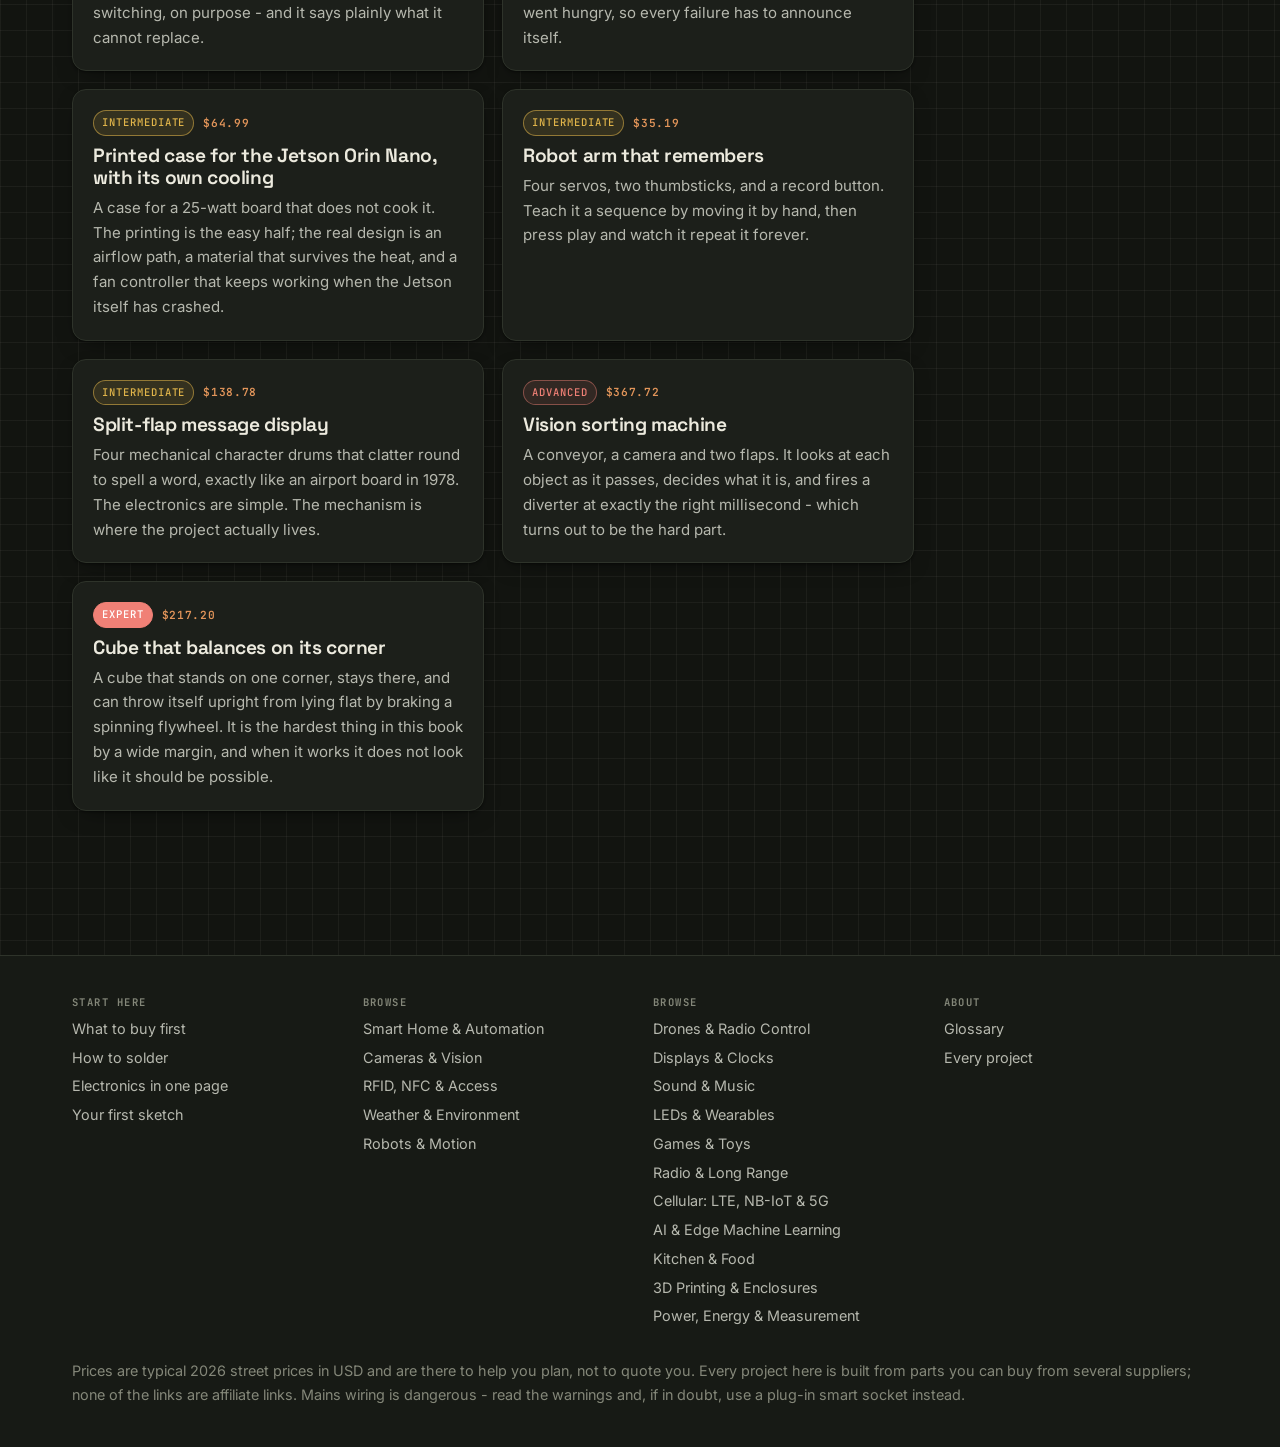
<file: basics/printing.html>
<!DOCTYPE html>
<html lang="en">
<head>
<meta charset="utf-8">
<meta name="viewport" content="width=device-width, initial-scale=1">
<title>3D printing for electronics — The Build Book</title>
<meta name="description" content="3D printing for Arduino, ESP32, UNO Q and Jetson projects: choosing filament by temperature, designing a case that fits a real board, tolerances, heat-set inserts, airflow, and the printer safety that matters. With case dimensions for every board on the site, and mounting plates, carriers and a fit test to download as STL and OpenSCAD.">
<link rel="icon" href="../assets/favicon.svg" type="image/svg+xml">
<link rel="manifest" href="../manifest.webmanifest">
<link rel="apple-touch-icon" href="../assets/icons/apple-touch-icon.png">
<meta name="theme-color" content="#b4662b">
<meta name="apple-mobile-web-app-capable" content="yes">
<meta name="apple-mobile-web-app-status-bar-style" content="black-translucent">
<meta name="apple-mobile-web-app-title" content="Build Book">
<link rel="preconnect" href="https://fonts.googleapis.com">
<link rel="preconnect" href="https://fonts.gstatic.com" crossorigin>
<link href="https://fonts.googleapis.com/css2?family=Inter:wght@400;500;600&family=Space+Grotesk:wght@500;600;700&family=JetBrains+Mono:wght@400;500;600&display=swap" rel="stylesheet">
<link rel="stylesheet" href="../assets/css/style.css">
<script>(function(){try{var t=localStorage.getItem('ab-theme')||'dark';document.documentElement.setAttribute('data-theme',t);}catch(e){}}());</script>
</head>
<body>
<a class="skip" href="#main">Skip to content</a>

<section class="proj-head">
  <div class="wrap">
    <div class="crumbs"><a href="../index.html">Home</a> / Basics / 3D printing</div>
    <h1>3D printing for electronics</h1>
    <p class="lede">Almost every project on this site ends up needing a printed part: a case, a mount, a bracket,
    a jig. And a printer is itself a machine that electronics can make better and safer. This is how the two
    fit together - and how to print a case that actually fits the board, first time.</p>
  </div>
</section>

<main class="wrap" id="main">
<div class="proj-layout">
<div class="pbody">

<section id="why">
  <h2>Why these belong together</h2>
  <p>A breadboard project works on a desk. A finished project has to live somewhere - on a wall, in a car, in a
  greenhouse, on a shelf in the sun. The gap between those two is almost always an enclosure, and a printer is
  what closes it.</p>
  <p>It runs the other way as well. A printer is a stepper-driven, heated, sensor-laden machine, and several
  projects here exist to make printing better - drying filament properly - or safer, by watching an unattended
  print for fire.</p>
  <div id="both-ways"></div>
</section>

<section id="material">
  <h2>Choose the material by temperature, not by habit</h2>
  <p>This is the single most important decision in printing for electronics, and the one most often got wrong,
  because PLA prints so easily and looks perfect on the day.</p>
  <div class="table-scroll"><table id="materials"></table></div>
  <div class="note warn"><span class="t">PLA and anything warm</span>
  <p>PLA starts to soften around 55&nbsp;&deg;C. That is below the air temperature near a working Jetson, inside
  a car on a summer day, or in a box on a sunny windowsill. It does not melt - it creeps, slowly, wherever a
  screw is pulling on it, and weeks later the case has warped and the lid no longer closes.</p>
  <p>For anything that runs warm or lives somewhere warm, use <strong>PETG</strong>. It prints almost as easily
  and holds to about 80&nbsp;&deg;C. It is the right default for electronics enclosures.</p></div>
</section>

<section id="cases">
  <h2>Case dimensions for every board here</h2>
  <p>What each board needs from a case, and - just as important - <strong>where the numbers come from</strong>.
  Some boards have an exact published drawing. Some have none, and a few have mounting holes whose positions are
  not published at all. The table says which, so you know when to trust a drawing and when to reach for the
  calipers.</p>
  <div id="case-table"></div>
  <div class="note tip"><span class="t">Print a test plate before the case</span>
  <p>A flat plate a few millimetres thick with nothing on it but the mounting posts, at the positions you
  measured. Print it, screw the board to it, and check every post lines up. It takes forty minutes and it is the
  difference between a case that fits and one you print three times.</p>
  <p>Do it even for boards with a perfect published drawing. It also checks your printer. The
  <a href="#prints">Uno and Pico plates below</a> are exactly this.</p></div>
</section>

<section id="prints">
  <h2>Prints to download</h2>
  <p>Parts to start with, built only from the published drawings in the table above. Each one comes as an STL
  to slice and an OpenSCAD file to change. The picture is drawn from the same mesh as the STL - drag it to turn
  it round - so what you see is exactly what you download.</p>
  <div class="note warn"><span class="t">Checked, but not yet test-printed</span>
  <p>Every STL here is checked to be a closed solid with no gaps, and every source file has been run through
  OpenSCAD. None of them has been printed and fitted to a real board yet. Printers differ by a few tenths of a
  millimetre, which is exactly the size of a fit - so print the fit test first, and if a hole comes out tight,
  the fix is one number at the top of the .scad file.</p></div>
  <div id="print-list"></div>
  <p class="print-foot">Free to print, change and share, like everything else here. The files are generated by
  <code>tools/make-prints.js</code> from <code>assets/data/prints.js</code>, so a correction to a hole position
  is made once and reaches the STL, the source and the picture together.</p>
</section>

<section id="design">
  <h2>Designing around a real board</h2>

  <h3 id="h-tol">Tolerances: holes shrink, pegs grow</h3>
  <p>An FDM printer squashes each layer slightly as it lays it down, so every printed feature grows by a fraction
  of a millimetre. A modelled 3.2&nbsp;mm hole prints nearer 3.0; a 3.2&nbsp;mm peg prints nearer 3.4.</p>
  <ul>
    <li><strong>Holes for screws:</strong> add 0.2-0.3&nbsp;mm.</li>
    <li><strong>Parts that slide together:</strong> 0.2-0.4&nbsp;mm clearance per side.</li>
    <li><strong>Connector cut-outs:</strong> size for the <em>plug</em>, not the socket, and add 0.5&nbsp;mm. A
    USB-C socket is small; the moulded body of the cable that plugs into it is much bigger. A case sized to the
    socket works with one particular cable and nothing else.</li>
  </ul>
  <p>The exact figures depend on your printer, which is why the test plate matters more than any rule.</p>

  <h3 id="h-clear">Clearance, above and below</h3>
  <p>Measure the tallest thing on each side of the board. Through-hole leads stick out underneath. Capacitors,
  headers and connectors stand up on top. Leave at least 3&nbsp;mm between any component and a wall, and more
  above anything that gets hot or has a fan.</p>

  <h3 id="h-inserts">Heat-set inserts, not screws into plastic</h3>
  <p>A screw driven straight into a printed hole cuts its own thread, and after about ten openings that thread
  is gone. A brass heat-set insert, pressed in with a soldering iron, gives a real metal thread that survives
  hundreds.</p>
  <ul>
    <li>Model the hole about 0.2&nbsp;mm smaller than the insert's outer diameter.</li>
    <li>Iron at roughly 220&nbsp;&deg;C for PETG, a little lower for PLA.</li>
    <li>Rest the insert on the hole and let the iron's own weight sink it. Do not push - forcing it tips it,
    and a crooked insert means a screw that never goes in straight.</li>
    <li>A dedicated insert tip for your iron costs a few dollars and makes this far easier.</li>
  </ul>

  <h3 id="h-orient">Orientation decides strength</h3>
  <p>A print is strong along its layers and weak between them - the layers can peel apart. So:</p>
  <ul>
    <li>Do not load screw posts across their layer lines, or they snap off at the base.</li>
    <li>Make clips and snap-fits flex <em>along</em> the layers, not across them.</li>
    <li>A thin wall printed flat is stronger than the same wall printed standing up.</li>
  </ul>
</section>

<section id="heat">
  <h2>Airflow is a path, not a number of holes</h2>
  <p>Anything that gets warm needs air to move <em>through</em> the case on a deliberate route. Scatter vents
  everywhere and a fan simply pulls air through the nearest hole, short-circuiting the path.</p>
  <ul>
    <li><strong>In low, out high.</strong> Hot air rises; work with it.</li>
    <li><strong>Across the hot thing, not around it.</strong> Place the inlet and outlet so the only path goes
    past the heatsink.</li>
    <li><strong>Inlet area at least as large as the fan.</strong> A fan starved by small holes moves a fraction of
    its rated air and gets loud doing it.</li>
    <li><strong>Exhaust nowhere near intake,</strong> or the case breathes its own exhaust.</li>
  </ul>
  <p>For a board that draws a few watts, slots top and bottom and natural convection are enough. For a Jetson at
  twenty-five, you need a fan and a planned path - see the <a href="../project.html?p=jetson-orin-case">Jetson
  case</a>, which also controls that fan from an independent Nano.</p>
</section>

<section id="outdoor">
  <h2>Outdoors and wet</h2>
  <p><strong>A 3D print is not waterproof by default.</strong> The gaps between layers are tiny channels, and
  water finds them - a printed box left in rain will have water inside within days, even with every seam
  sealed.</p>
  <ul>
    <li><strong>ASA</strong> rather than PLA or PETG for anything in sunlight. It is UV-stable; the others go
    brittle and chalky.</li>
    <li><strong>More perimeters</strong> - four or five walls instead of two - closes most of the layer
    channels.</li>
    <li><strong>A TPU gasket</strong> in a groove around the lid, printed in flexible filament, seals the joint
    the way a rubber O-ring would.</li>
    <li><strong>Cable entries from below</strong>, with a drip loop. A cable entering from the top is a funnel.</li>
    <li><strong>A small vent on the underside.</strong> A perfectly sealed box heats in the sun, cools at night,
    and pulls moist air in as it contracts - sealed boxes end up wetter inside than vented ones.</li>
  </ul>
  <p>For anything that genuinely has to be submerged, print a mould and pot the electronics in epoxy instead, as
  the <a href="../project.html?p=instrumented-gillnet">gillnet</a> nodes are.</p>
</section>

<section id="printers">
  <h2>If you are choosing a printer</h2>
  <p>Any current mid-range printer will print everything on this page. What matters for electronics work:</p>
  <ul>
    <li><strong>An enclosure</strong>, if you want ASA or other materials that warp in a draught. PLA and PETG
    print fine without one.</li>
    <li><strong>A hardened nozzle</strong> only if you plan to print carbon-fibre or glow-in-the-dark filaments,
    which wear a brass nozzle out quickly.</li>
    <li><strong>Reliability over speed.</strong> A case that takes three hours and fits beats one that takes one
    hour and does not.</li>
  </ul>
  <p>Designs are freely shared on Printables and Thingiverse, and many parts for the boards here already exist.
  Check them against your own board with the calipers before trusting them - a model measured from someone
  else's clone may be a millimetre out for yours.</p>
</section>

<section id="safety">
  <h2>Printer safety</h2>
  <div class="note danger"><span class="t">Do not leave a printer running unattended</span>
  <p>A printer runs a hot end at around 250&nbsp;&deg;C and a heated bed drawing ten amps or more, for hours.
  Printers occasionally catch fire - most often at the heated bed's power connector, where a loose or badly
  crimped joint heats, darkens and burns.</p>
  <ul>
    <li><strong>Check thermal runaway protection is enabled</strong> in your printer's firmware. Some older and
    cheaper printers ship with it off.</li>
    <li><strong>Inspect the bed connector</strong> periodically for darkening, and replace it at the first sign of
    heat.</li>
    <li><strong>A certified smoke alarm</strong> in the room, and a suitable extinguisher within reach.</li>
    <li><strong>Do not print overnight or while out</strong> until you trust the machine - and the
    <a href="../project.html?p=printer-fire-guard">fire guard</a> is an extra layer, not a replacement for any of
    these.</li>
  </ul></div>

  <div class="note warn"><span class="t">Fumes and particles</span>
  <p>All filaments release ultrafine particles while printing. PLA is the mildest. ABS and ASA also release
  styrene, which you can smell and should not be breathing for hours in a closed room.</p>
  <p>Print in a ventilated room, and enclose and vent the printer if you print ABS or ASA regularly. Do not print
  in a bedroom.</p></div>

  <div class="note warn"><span class="t">Burns and heat-set inserts</span>
  <p>The hot end, the bed and a freshly printed part are all hot enough to burn. When setting inserts, the
  insert and the plastic around it stay hot for a while after the iron comes away.</p></div>
</section>

<section id="printed-projects">
  <h2>Every project here that uses printed parts</h2>
  <p>Pulled straight from the project data, so it stays current as projects are added.</p>
  <div id="printed-list"></div>
</section>

</div>

<aside class="toc"><div class="t">On this page</div><ol></ol></aside>
</div>
</main>

<script src="../assets/data/parts.js"></script>
<script src="../assets/data/categories.js"></script>
<script src="../assets/data/index.js"></script>
<script src="../assets/data/boards.js"></script>
<script src="../assets/data/prints.js"></script>
<script src="../assets/prints/index.js"></script>
<script src="../assets/data/i18n.js"></script>
<script src="../assets/js/site.js"></script>
<script src="../assets/js/meshview.js"></script>
<script>
(function () {
  AB.chrome('printing.html');
  AB.autoToc();

  function name(id) { var p = AB.partIndex[id] || {}; return p.short || p.name || id; }

  // ---- the two-way connection ---------------------------------------
  var WAYS = [
    { h: 'Printing for electronics', slugs: ['jetson-orin-case', 'uno-q-enclosure'],
      why: 'Cases that fit a real board and keep it cool. The part of the project that turns a desk prototype into something that lives on a shelf.' },
    { h: 'Electronics for printing', slugs: ['filament-dry-box', 'printer-fire-guard'],
      why: 'Arduino projects that make the printer better or safer: drying filament properly, and watching an unattended print for fire.' }
  ];
  var bySlug = {};
  (AB.index || []).forEach(function (p) { bySlug[p.slug] = p; });

  document.getElementById('both-ways').innerHTML = '<div class="grid grid-2">' + WAYS.map(function (w) {
    return '<div class="card"><h3>' + AB.esc(w.h) + '</h3><p>' + AB.esc(w.why) + '</p>' +
      '<div class="news-links">' + w.slugs.filter(function (s) { return bySlug[s]; }).map(function (s) {
        return '<a class="chip" href="../project.html?p=' + s + '">' + AB.esc(bySlug[s].title) + '</a>';
      }).join('') + '</div></div>';
  }).join('') + '</div>';

  // ---- material table, from the filament parts in the shop ------------
  var MAT = [
    { id: 'pla',  soft: 'about 55 C',  use: 'Indoor cases for cool boards, jigs, prototypes, and test plates.', avoid: 'Anything warm, anything in a car, anything in sun.' },
    { id: 'petg', soft: 'about 80 C',  use: 'The default for electronics enclosures. Tough, and prints almost as easily as PLA.', avoid: 'Long outdoor exposure - it is not UV-stable.' },
    { id: 'asa',  soft: 'about 95 C',  use: 'Outdoors, in sunlight, or near real heat. UV-stable.', avoid: 'Printers without an enclosure, and unventilated rooms - it releases styrene.' },
    { id: 'tpu',  soft: 'flexible',     use: 'Gaskets, bumpers, feet, cable strain reliefs.', avoid: 'Anything structural. Print it slowly.' }
  ];
  document.getElementById('materials').innerHTML =
    '<thead><tr><th>Filament</th><th>Softens at</th><th>Use it for</th><th>Avoid</th><th>Price</th></tr></thead><tbody>' +
    MAT.map(function (m) {
      var p = AB.partIndex[m.id] || {};
      return '<tr><td><strong>' + AB.esc(m.id.toUpperCase()) + '</strong></td><td>' + AB.esc(m.soft) + '</td>' +
        '<td>' + AB.esc(m.use) + '</td><td>' + AB.esc(m.avoid) + '</td>' +
        '<td>' + (p.price ? AB.usd(p.price) + ' / ' + AB.esc(p.unit) : '') + '</td></tr>';
    }).join('') + '</tbody>';

  // ---- case table, straight from boards.js ----------------------------
  document.getElementById('case-table').innerHTML = AB.boards.filter(function (b) { return b.case; })
    .map(function (b) {
      return '<article class="card board-card" id="case-' + b.id + '">' +
        '<h3>' + AB.esc(name(b.id)) + '</h3>' +
        '<table class="spec"><tbody>' +
          '<tr><th>Size</th><td>' + AB.esc(b.case.size) + '</td></tr>' +
          '<tr><th>Mounting</th><td>' + AB.esc(b.case.mount) + '</td></tr>' +
          '<tr><th>Where the numbers come from</th><td>' + AB.esc(b.case.source) + '</td></tr>' +
        '</tbody></table>' +
        '<p class="board-note">' + AB.esc(b.case.note) + '</p>' +
      '</article>';
    }).join('');

  // ---- prints to download ---------------------------------------------
  // Sizes, volumes and file sizes come from assets/prints/index.js, which
  // make-prints.js measures off the meshes it writes - never typed in.
  var FILES = AB.printFiles || {};
  var PLA = 1.24;                                  // g per cm3

  function kb(b) { return b < 1048576 ? Math.round(b / 1024) + ' KB' : (b / 1048576).toFixed(1) + ' MB'; }
  function num(v) { return AB.lang.get() === 'sv' ? String(v).replace('.', ',') : String(v); }

  document.getElementById('print-list').innerHTML = '<div class="grid grid-2 print-grid">' +
    (AB.prints || []).map(function (p) {
      var f = FILES[p.id] || { stl: [] }, first = f.stl[0];
      var view = first
        ? '<div class="print-view"><canvas data-file="' + first.file + '" aria-label="' +
            AB.esc(p.title) + ' - 3D"></canvas>' +
            (f.stl.length > 1 ? '<div class="print-variants">' + f.stl.map(function (s, i) {
              return '<button class="vbtn" data-file="' + s.file + '" aria-pressed="' + (i ? 'false' : 'true') + '">' +
                AB.esc(s.label) + '</button>';
            }).join('') + '</div>' : '') +
            '<span class="print-hint">' + AB.esc(AB.t('drag to turn')) + '</span></div>'
        : '<div class="print-view print-none"><p>' +
            AB.esc(AB.t('No picture and no STL: the hole positions are the whole part, and they are yours to measure.')) +
            '</p></div>';

      var rows = '';
      if (first) {
        rows += '<tr><th>' + AB.esc(AB.t('Size')) + '</th><td>' + first.size.map(num).join(' &times; ') + ' mm</td></tr>' +
          '<tr><th>' + AB.esc(AB.t('Filament')) + '</th><td>' + num(first.vol) + ' cm&sup3; - ' +
          AB.esc(AB.t('at most')) + ' ' + Math.round(first.vol * PLA) + ' g PLA</td></tr>';
      }
      rows += '<tr><th>' + AB.esc(AB.t('Printing')) + '</th><td>' + AB.esc(p.printing) + '</td></tr>';

      var dl = f.stl.map(function (s) {
        return '<a class="btn btn-primary" href="../assets/prints/' + s.file + '.stl" download>STL' +
          (s.label ? ' &middot; ' + AB.esc(s.label) : '') + ' <span class="dl-size">' + kb(s.bytes) + '</span></a>';
      }).join('') +
        '<a class="btn" href="../assets/prints/' + f.scad + '" download>' + AB.esc(AB.t('OpenSCAD source')) + '</a>';

      return '<article class="card print-card" id="print-' + p.id + '">' + view +
        (p.first ? '<span class="chip print-flag">' + AB.esc(AB.t('Print this first')) + '</span>' : '') +
        '<h3>' + AB.esc(p.title) + '</h3>' +
        (p.fits.length ? '<div class="news-links">' + p.fits.map(function (id) {
          return '<a class="chip" href="#case-' + id + '">' + AB.esc(name(id)) + '</a>';
        }).join('') + '</div>' : '') +
        '<p>' + AB.esc(p.blurb) + '</p>' +
        '<ul class="print-use">' + p.use.map(function (u) { return '<li>' + u + '</li>'; }).join('') + '</ul>' +
        '<table class="print-spec"><tbody>' + rows + '</tbody></table>' +
        '<div class="print-dl">' + dl + '</div>' +
      '</article>';
    }).join('') + '</div>';

  // Load each mesh only when its card comes near the screen.
  var canvases = [].slice.call(document.querySelectorAll('.print-view canvas'));
  canvases.forEach(function (cv) {
    var v = new AB.MeshView(cv);
    cv._load = function (file) {
      AB.loadMesh(file, '../assets/prints/' + file + '.mesh.js', function (m) {
        if (m) v.setMesh(m);
        else cv.parentNode.classList.add('print-failed');
      });
    };
  });
  var io = window.IntersectionObserver ? new IntersectionObserver(function (entries) {
    entries.forEach(function (e) {
      if (!e.isIntersecting) return;
      io.unobserve(e.target);
      e.target._load(e.target.getAttribute('data-file'));
    });
  }, { rootMargin: '300px' }) : null;
  canvases.forEach(function (cv) { if (io) io.observe(cv); else cv._load(cv.getAttribute('data-file')); });

  document.querySelectorAll('.print-variants .vbtn').forEach(function (b) {
    b.addEventListener('click', function () {
      var view = b.closest('.print-view'), cv = view.querySelector('canvas');
      view.querySelectorAll('.vbtn').forEach(function (o) { o.setAttribute('aria-pressed', o === b ? 'true' : 'false'); });
      cv.setAttribute('data-file', b.getAttribute('data-file'));
      cv._load(b.getAttribute('data-file'));
    });
  });

  // ---- printed projects, from the index --------------------------------
  var printed = (AB.index || []).filter(function (p) { return p.printed; })
    .sort(function (a, b) { return a.level - b.level || a.title.localeCompare(b.title); });

  document.getElementById('printed-list').innerHTML = '<div class="grid grid-2">' + printed.map(function (p) {
    var lvl = AB.levels[p.level - 1] || AB.levels[0];
    return '<a class="card" style="text-decoration:none;display:block" href="../project.html?p=' +
      encodeURIComponent(p.slug) + '">' +
      '<div class="news-top"><span class="chip d' + p.level + '">' + AB.esc(lvl.name) + '</span>' +
      '<span class="news-price">' + AB.usd(p.cost) + '</span></div>' +
      '<h3>' + AB.esc(p.title) + '</h3><p class="news-blurb">' + AB.esc(p.blurb) + '</p></a>';
  }).join('') + '</div>';
}());
</script>
</body>
</html>
</file>
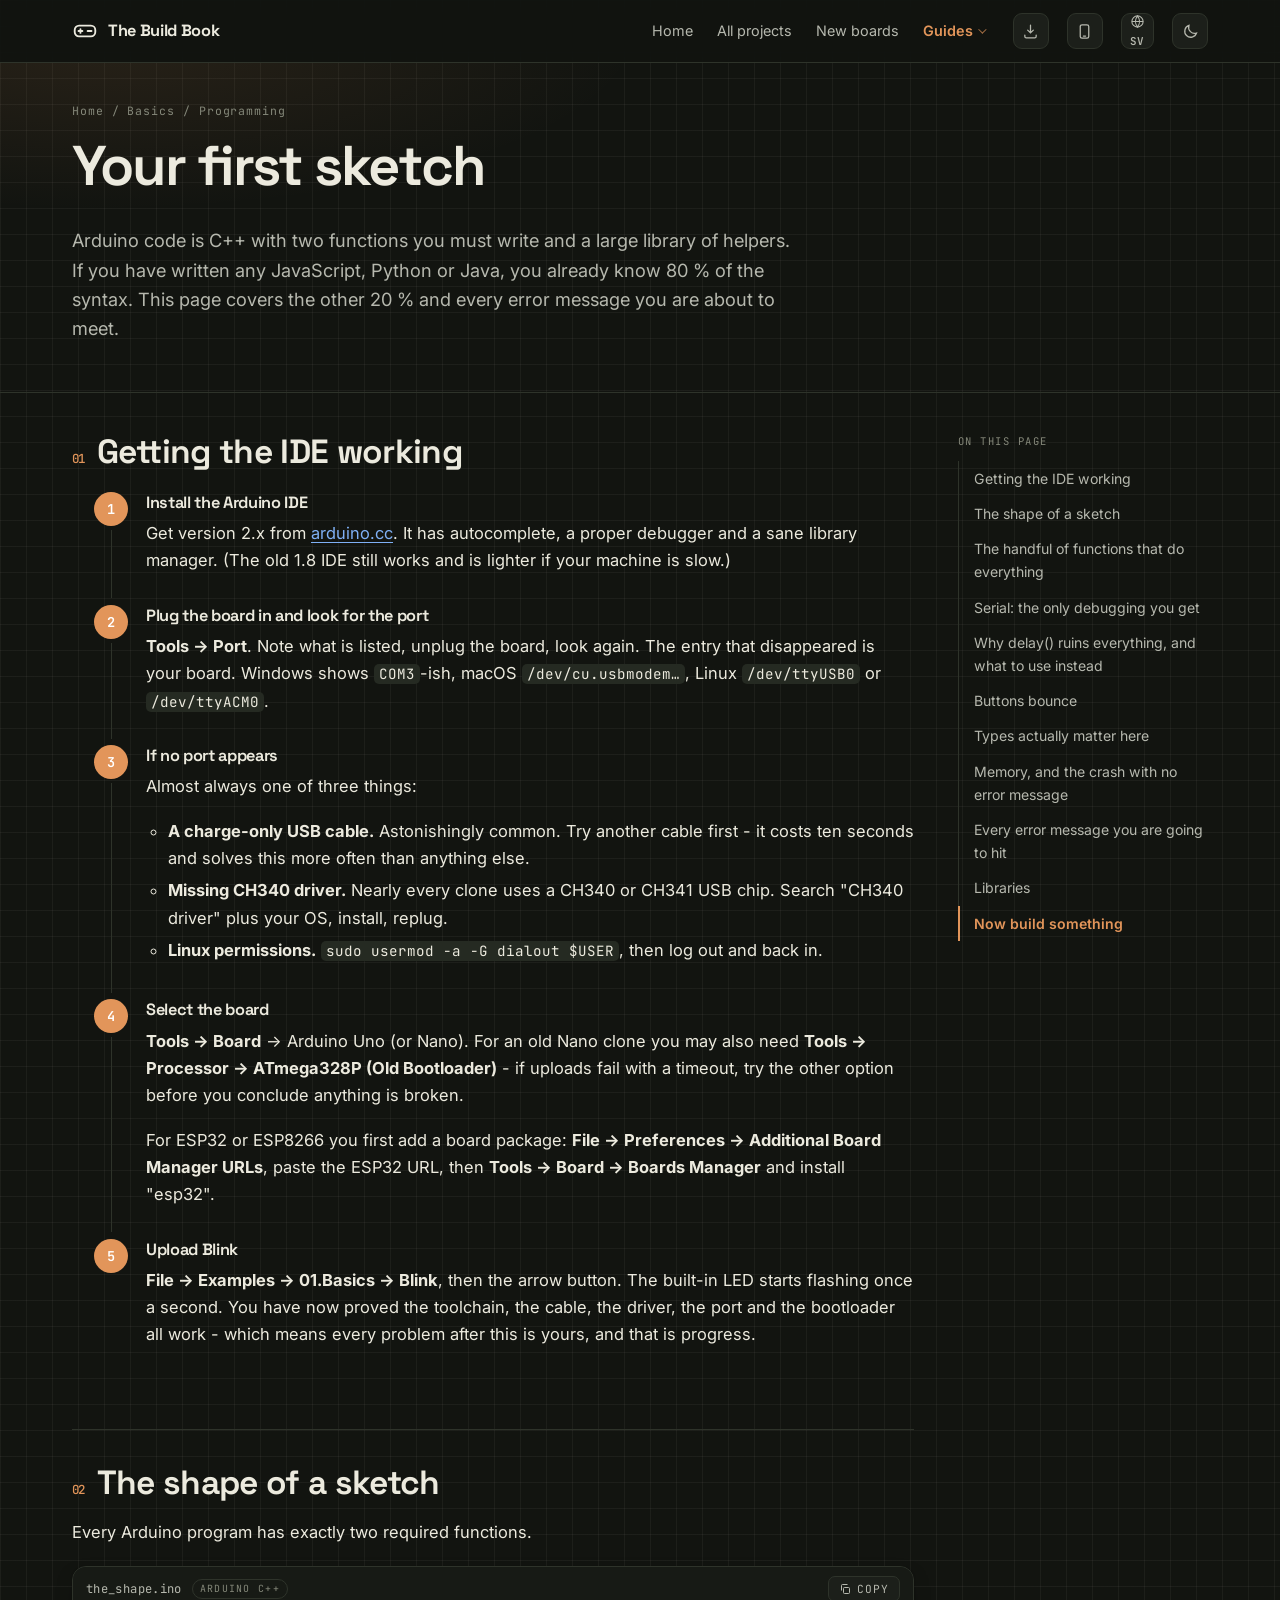
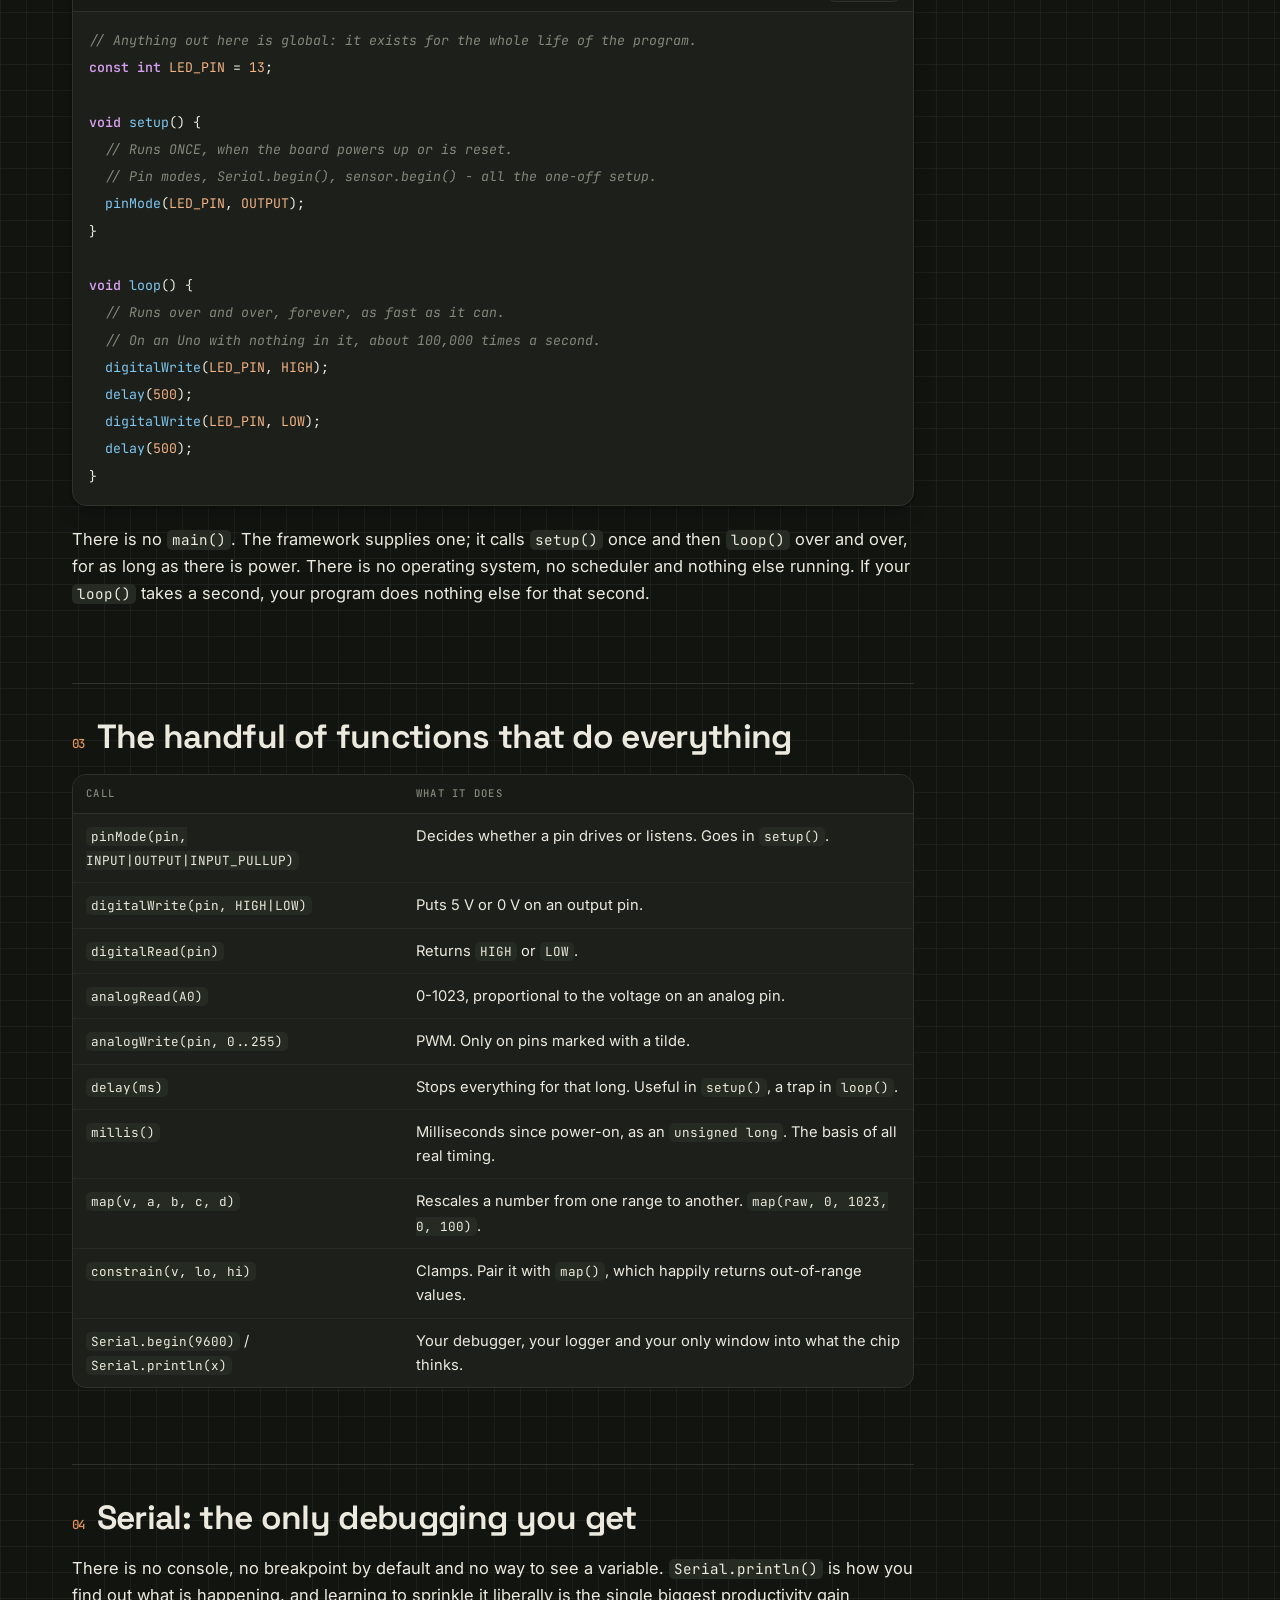
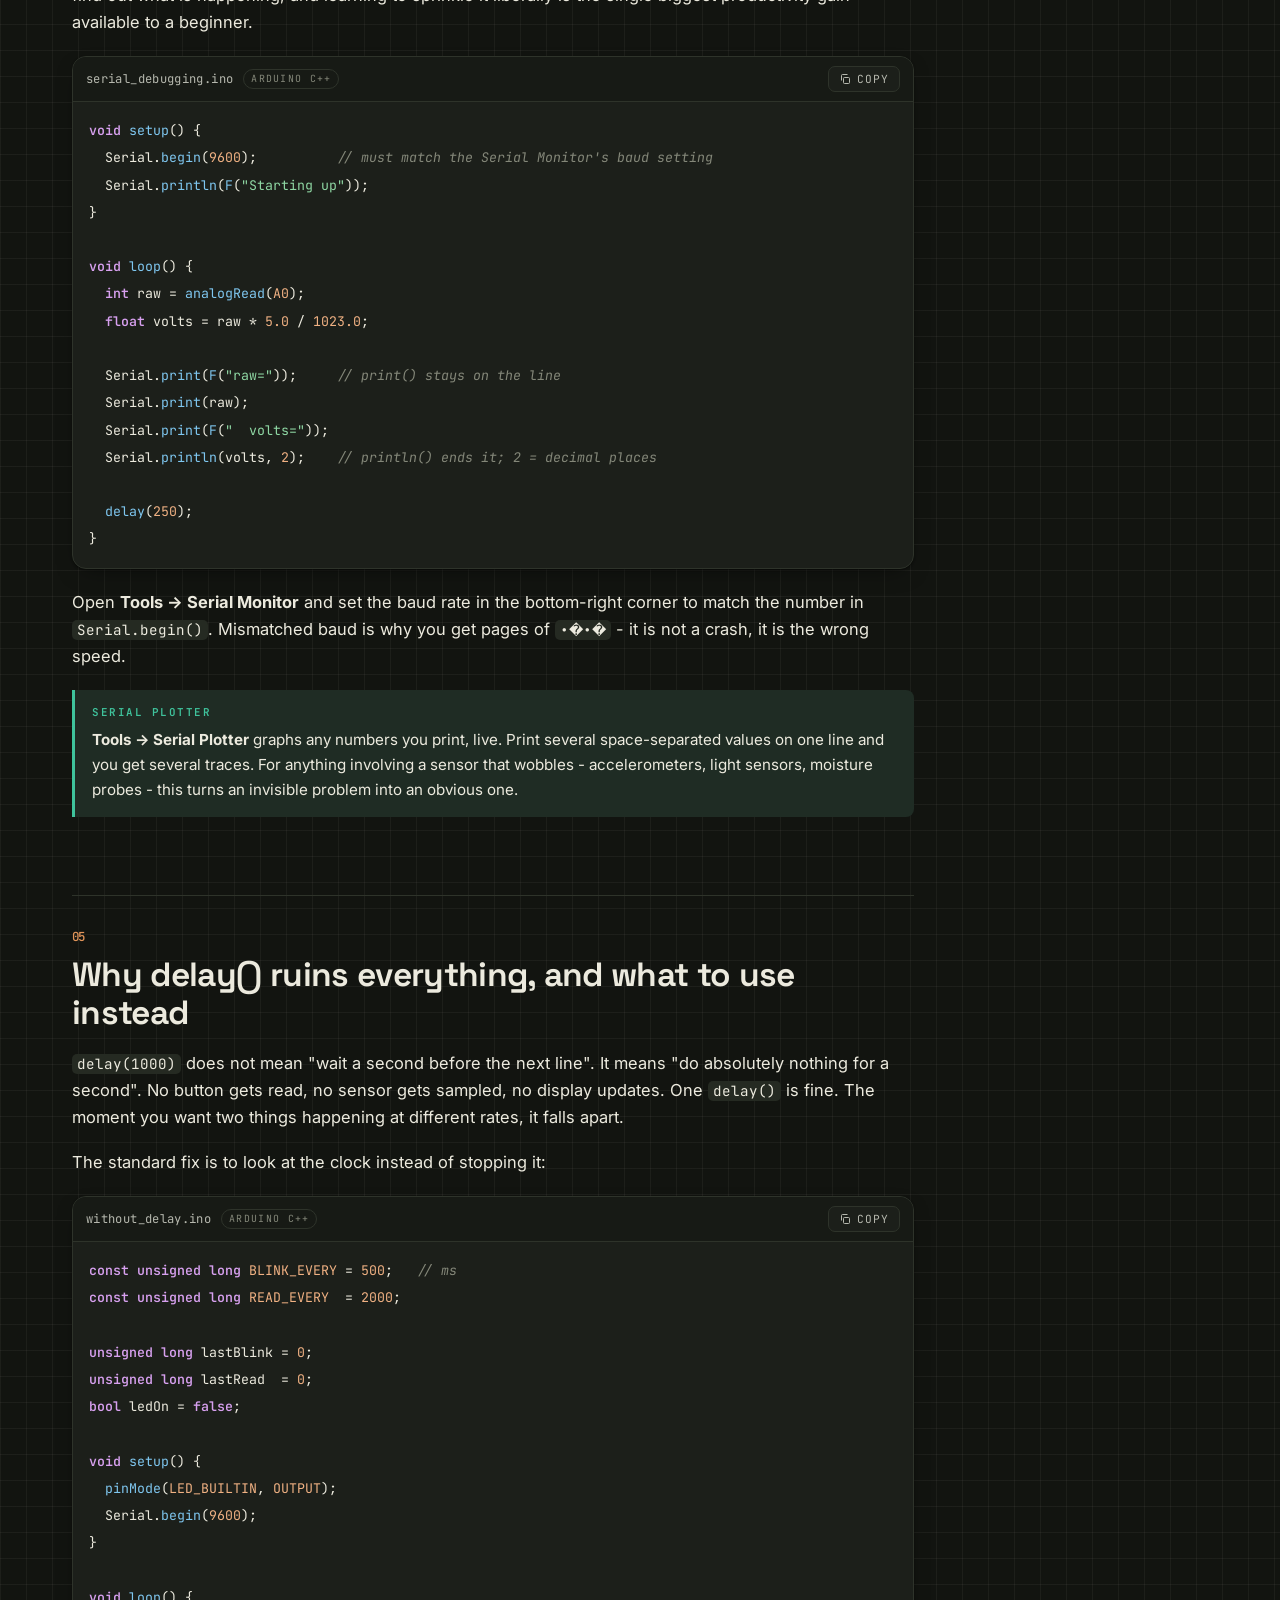
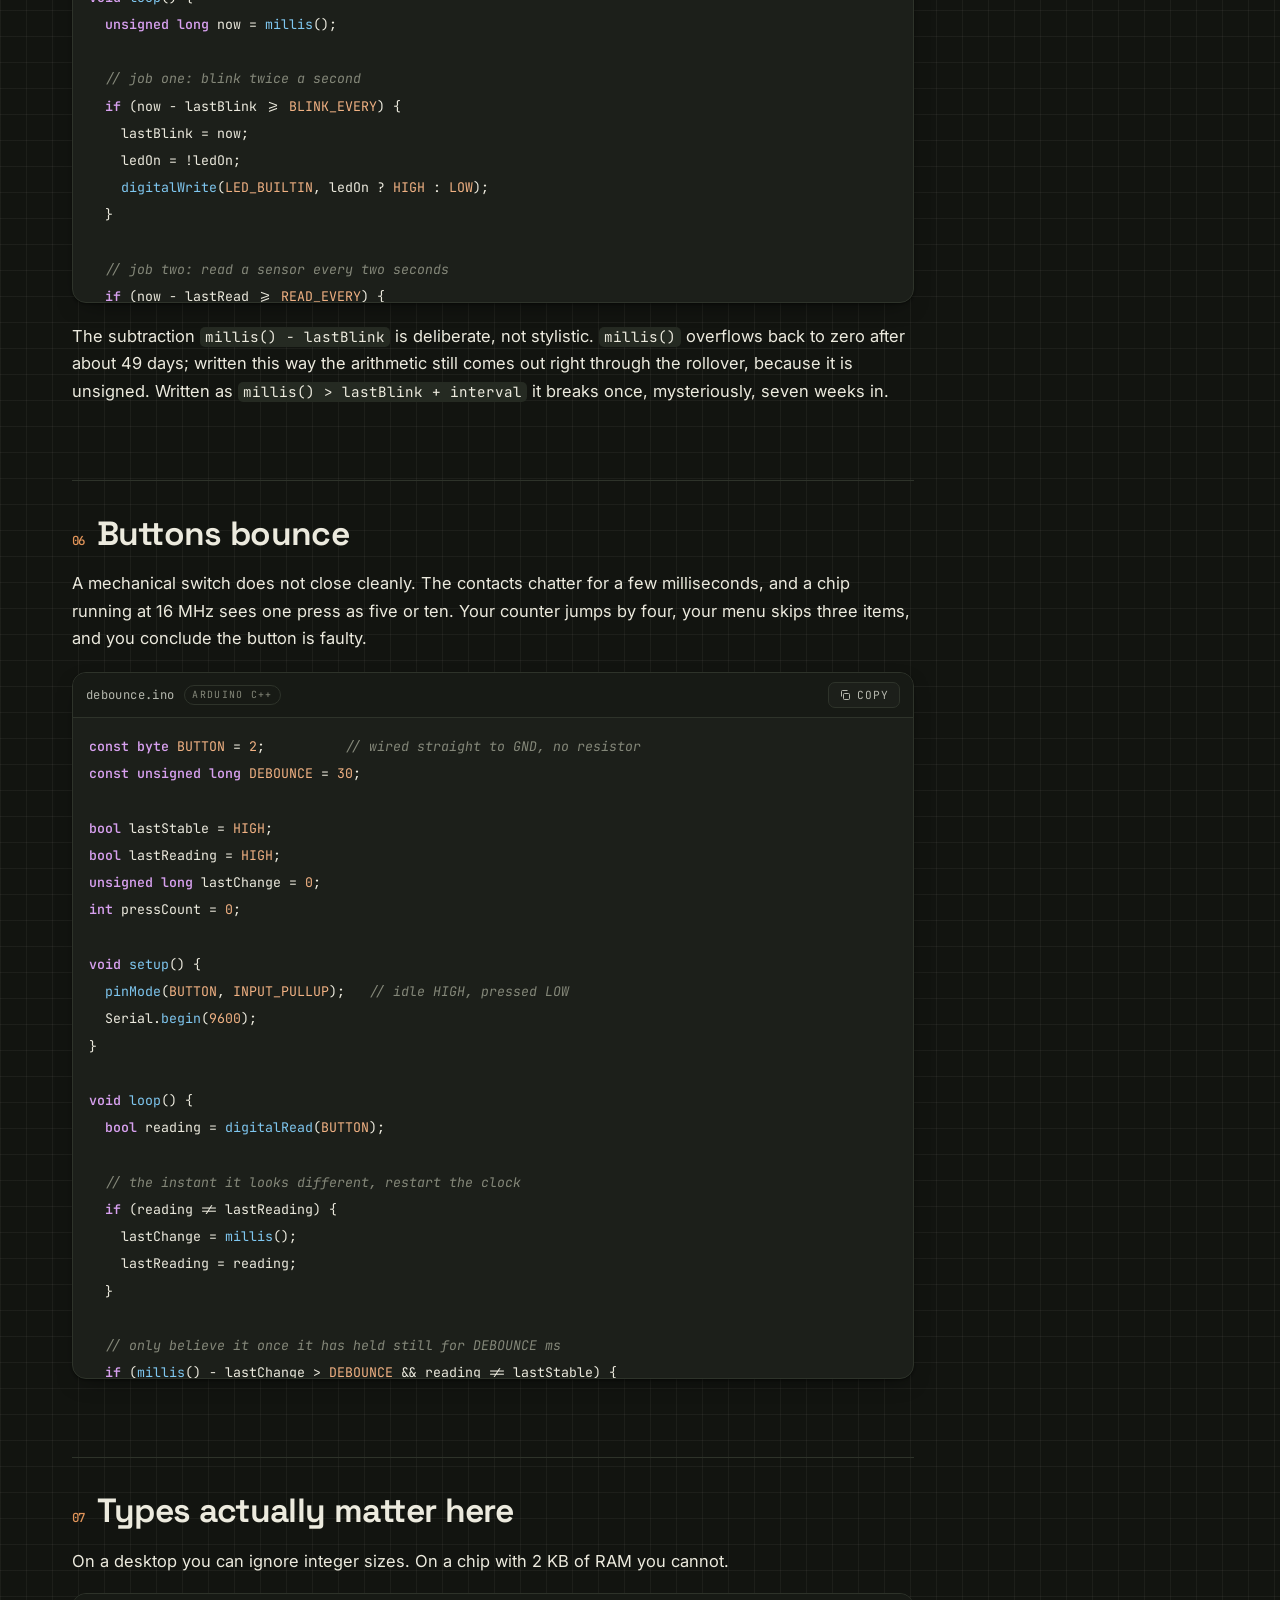
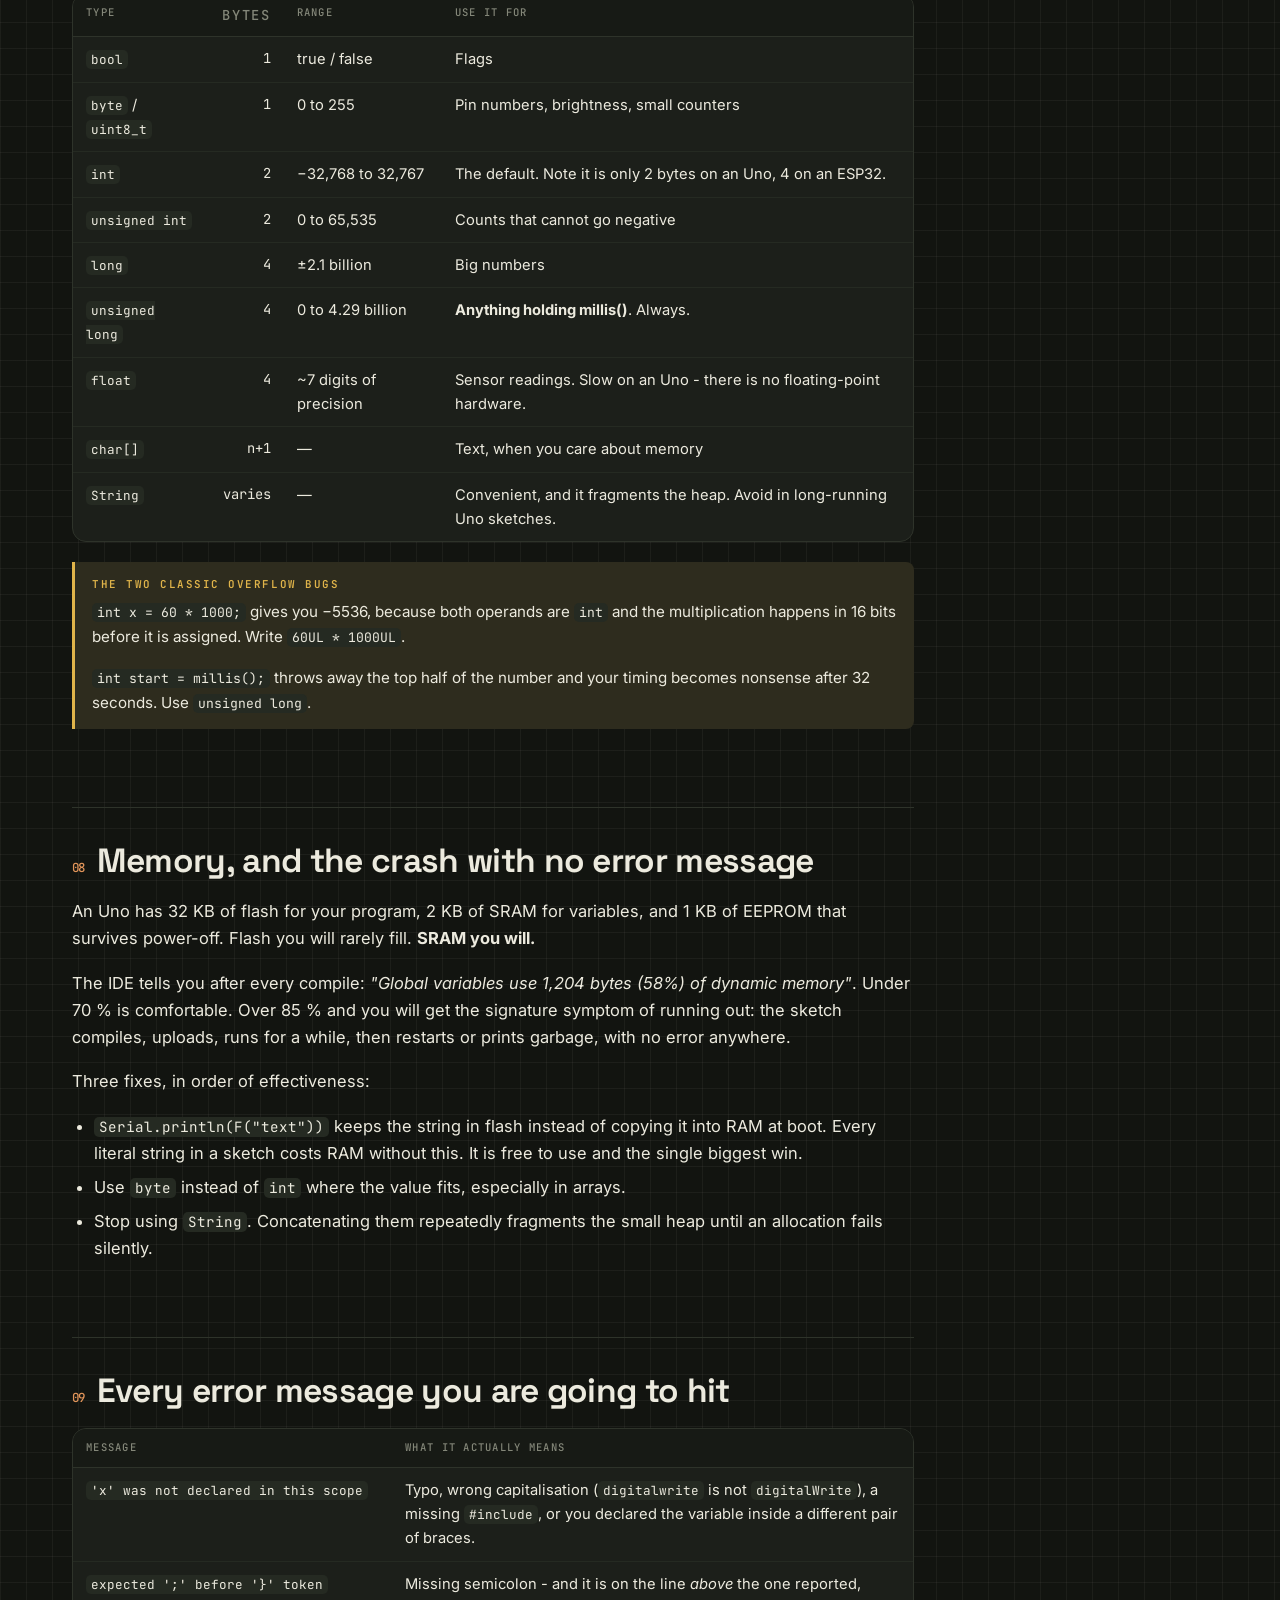
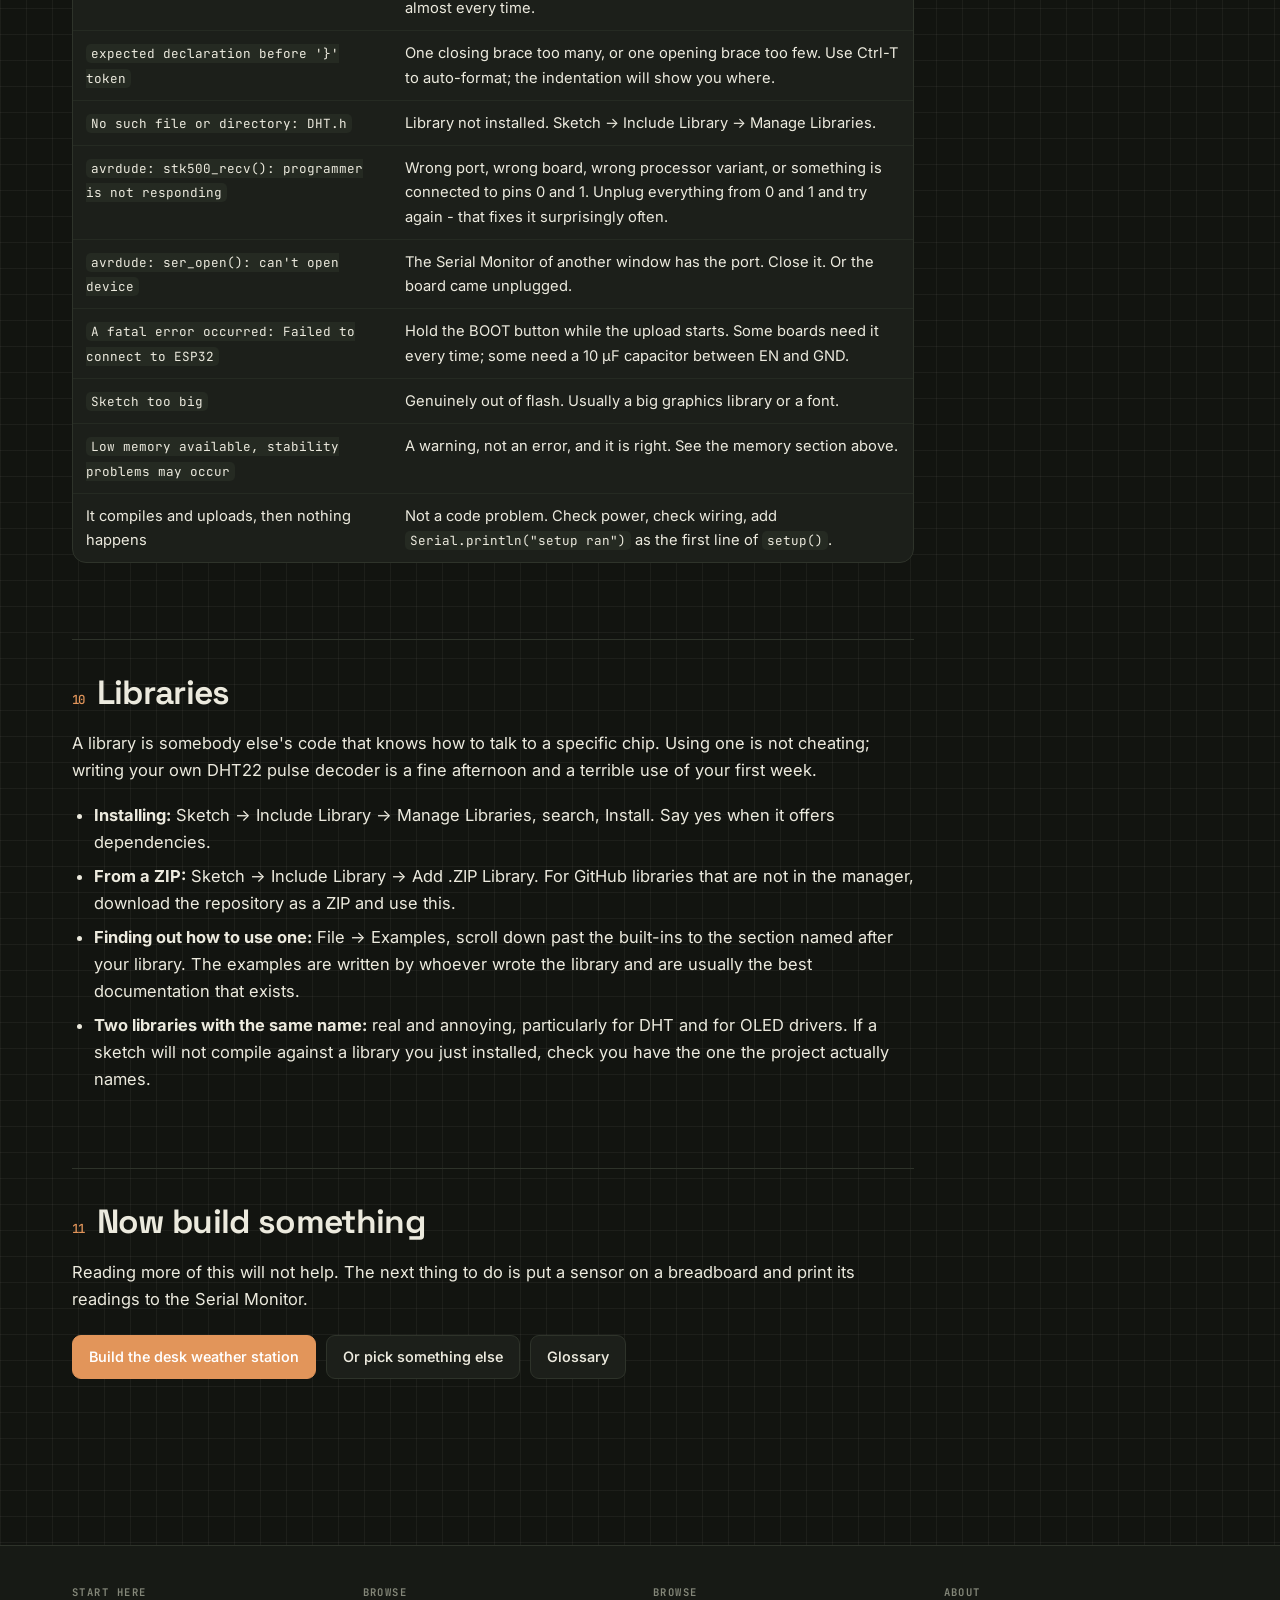
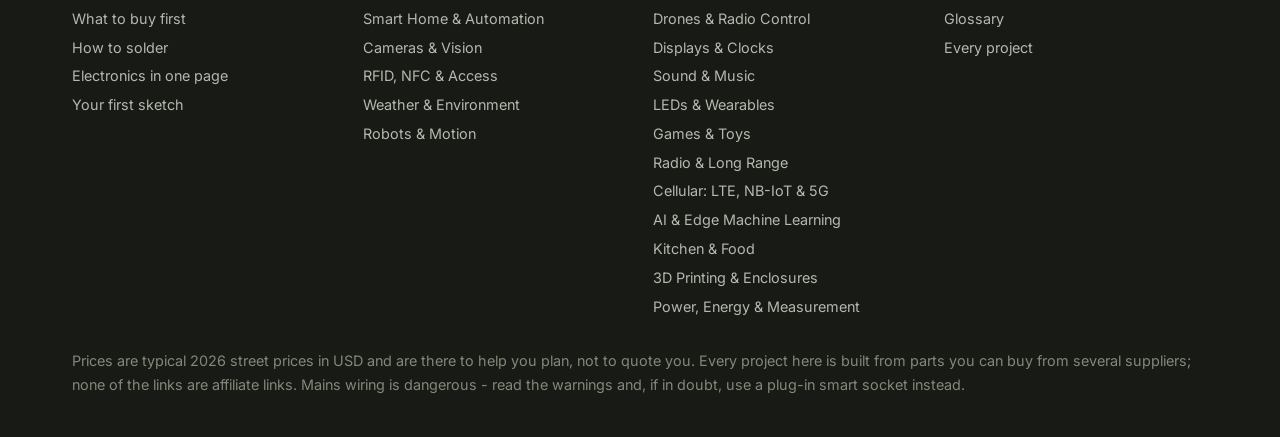
<file: basics/programming.html>
<!DOCTYPE html>
<html lang="en">
<head>
<meta charset="utf-8">
<meta name="viewport" content="width=device-width, initial-scale=1">
<title>Your first sketch — The Build Book</title>
<meta name="description" content="Install the IDE, pick the board and port, upload Blink, read a sensor, and understand every error message you are going to hit.">
<link rel="icon" href="../assets/favicon.svg" type="image/svg+xml">
<link rel="manifest" href="../manifest.webmanifest">
<link rel="apple-touch-icon" href="../assets/icons/apple-touch-icon.png">
<meta name="theme-color" content="#b4662b">
<meta name="apple-mobile-web-app-capable" content="yes">
<meta name="apple-mobile-web-app-status-bar-style" content="black-translucent">
<meta name="apple-mobile-web-app-title" content="Build Book">
<link rel="preconnect" href="https://fonts.googleapis.com">
<link rel="preconnect" href="https://fonts.gstatic.com" crossorigin>
<link href="https://fonts.googleapis.com/css2?family=Inter:wght@400;500;600&family=Space+Grotesk:wght@500;600;700&family=JetBrains+Mono:wght@400;500;600&display=swap" rel="stylesheet">
<link rel="stylesheet" href="../assets/css/style.css">
<script>(function(){try{var t=localStorage.getItem('ab-theme')||'dark';document.documentElement.setAttribute('data-theme',t);}catch(e){}}());</script>
</head>
<body>
<a class="skip" href="#main">Skip to content</a>

<section class="proj-head">
  <div class="wrap">
    <div class="crumbs"><a href="../index.html">Home</a> / Basics / Programming</div>
    <h1>Your first sketch</h1>
    <p class="lede">Arduino code is C++ with two functions you must write and a large library of helpers. If
    you have written any JavaScript, Python or Java, you already know 80&nbsp;% of the syntax. This page covers
    the other 20&nbsp;% and every error message you are about to meet.</p>
  </div>
</section>

<main class="wrap" id="main">
<div class="proj-layout">
<div class="pbody">

<section id="install">
  <h2>Getting the IDE working</h2>
  <ol class="steps">
    <li><h4>Install the Arduino IDE</h4>
      <p>Get version 2.x from <a href="https://www.arduino.cc/en/software" target="_blank" rel="noopener">arduino.cc</a>.
      It has autocomplete, a proper debugger and a sane library manager. (The old 1.8 IDE still works and is
      lighter if your machine is slow.)</p></li>
    <li><h4>Plug the board in and look for the port</h4>
      <p><strong>Tools &rarr; Port</strong>. Note what is listed, unplug the board, look again. The entry that
      disappeared is your board. Windows shows <code>COM3</code>-ish, macOS
      <code>/dev/cu.usbmodem&hellip;</code>, Linux <code>/dev/ttyUSB0</code> or <code>/dev/ttyACM0</code>.</p></li>
    <li><h4>If no port appears</h4>
      <p>Almost always one of three things:</p>
      <ul>
        <li><strong>A charge-only USB cable.</strong> Astonishingly common. Try another cable first - it costs
        ten seconds and solves this more often than anything else.</li>
        <li><strong>Missing CH340 driver.</strong> Nearly every clone uses a CH340 or CH341 USB chip. Search
        "CH340 driver" plus your OS, install, replug.</li>
        <li><strong>Linux permissions.</strong> <code>sudo usermod -a -G dialout $USER</code>, then log out and
        back in.</li>
      </ul></li>
    <li><h4>Select the board</h4>
      <p><strong>Tools &rarr; Board</strong> &rarr; Arduino Uno (or Nano). For an old Nano clone you may also
      need <strong>Tools &rarr; Processor &rarr; ATmega328P (Old Bootloader)</strong> - if uploads fail with a
      timeout, try the other option before you conclude anything is broken.</p>
      <p>For ESP32 or ESP8266 you first add a board package: <strong>File &rarr; Preferences &rarr; Additional
      Board Manager URLs</strong>, paste the ESP32 URL, then <strong>Tools &rarr; Board &rarr; Boards
      Manager</strong> and install "esp32".</p></li>
    <li><h4>Upload Blink</h4>
      <p><strong>File &rarr; Examples &rarr; 01.Basics &rarr; Blink</strong>, then the arrow button. The
      built-in LED starts flashing once a second. You have now proved the toolchain, the cable, the driver, the
      port and the bootloader all work - which means every problem after this is yours, and that is progress.</p></li>
  </ol>
</section>

<section id="shape">
  <h2>The shape of a sketch</h2>
  <p>Every Arduino program has exactly two required functions.</p>
  <div class="code" id="skel"></div>
  <p>There is no <code>main()</code>. The framework supplies one; it calls <code>setup()</code> once and then
  <code>loop()</code> over and over, for as long as there is power. There is no operating system, no scheduler
  and nothing else running. If your <code>loop()</code> takes a second, your program does nothing else for
  that second.</p>
</section>

<section id="io">
  <h2>The handful of functions that do everything</h2>
  <div class="table-scroll"><table>
    <thead><tr><th>Call</th><th>What it does</th></tr></thead>
    <tbody>
      <tr><td><code>pinMode(pin, INPUT|OUTPUT|INPUT_PULLUP)</code></td><td>Decides whether a pin drives or listens. Goes in <code>setup()</code>.</td></tr>
      <tr><td><code>digitalWrite(pin, HIGH|LOW)</code></td><td>Puts 5&nbsp;V or 0&nbsp;V on an output pin.</td></tr>
      <tr><td><code>digitalRead(pin)</code></td><td>Returns <code>HIGH</code> or <code>LOW</code>.</td></tr>
      <tr><td><code>analogRead(A0)</code></td><td>0-1023, proportional to the voltage on an analog pin.</td></tr>
      <tr><td><code>analogWrite(pin, 0..255)</code></td><td>PWM. Only on pins marked with a tilde.</td></tr>
      <tr><td><code>delay(ms)</code></td><td>Stops everything for that long. Useful in <code>setup()</code>, a trap in <code>loop()</code>.</td></tr>
      <tr><td><code>millis()</code></td><td>Milliseconds since power-on, as an <code>unsigned long</code>. The basis of all real timing.</td></tr>
      <tr><td><code>map(v, a, b, c, d)</code></td><td>Rescales a number from one range to another. <code>map(raw, 0, 1023, 0, 100)</code>.</td></tr>
      <tr><td><code>constrain(v, lo, hi)</code></td><td>Clamps. Pair it with <code>map()</code>, which happily returns out-of-range values.</td></tr>
      <tr><td><code>Serial.begin(9600)</code> / <code>Serial.println(x)</code></td><td>Your debugger, your logger and your only window into what the chip thinks.</td></tr>
    </tbody>
  </table></div>
</section>

<section id="serial">
  <h2>Serial: the only debugging you get</h2>
  <p>There is no console, no breakpoint by default and no way to see a variable. <code>Serial.println()</code>
  is how you find out what is happening, and learning to sprinkle it liberally is the single biggest
  productivity gain available to a beginner.</p>
  <div class="code" id="serialcode"></div>
  <p>Open <strong>Tools &rarr; Serial Monitor</strong> and set the baud rate in the bottom-right corner to
  match the number in <code>Serial.begin()</code>. Mismatched baud is why you get pages of
  <code>&#8226;&#65533;&#8226;&#65533;</code> - it is not a crash, it is the wrong speed.</p>
  <div class="note tip"><span class="t">Serial Plotter</span>
  <p><strong>Tools &rarr; Serial Plotter</strong> graphs any numbers you print, live. Print several
  space-separated values on one line and you get several traces. For anything involving a sensor that wobbles
  - accelerometers, light sensors, moisture probes - this turns an invisible problem into an obvious one.</p></div>
</section>

<section id="millis">
  <h2>Why delay() ruins everything, and what to use instead</h2>
  <p><code>delay(1000)</code> does not mean "wait a second before the next line". It means "do absolutely
  nothing for a second". No button gets read, no sensor gets sampled, no display updates. One
  <code>delay()</code> is fine. The moment you want two things happening at different rates, it falls apart.</p>
  <p>The standard fix is to look at the clock instead of stopping it:</p>
  <div class="code" id="milliscode"></div>
  <p>The subtraction <code>millis() - lastBlink</code> is deliberate, not stylistic. <code>millis()</code>
  overflows back to zero after about 49 days; written this way the arithmetic still comes out right through
  the rollover, because it is unsigned. Written as <code>millis() &gt; lastBlink + interval</code> it breaks
  once, mysteriously, seven weeks in.</p>
</section>

<section id="debounce">
  <h2>Buttons bounce</h2>
  <p>A mechanical switch does not close cleanly. The contacts chatter for a few milliseconds, and a chip
  running at 16&nbsp;MHz sees one press as five or ten. Your counter jumps by four, your menu skips three
  items, and you conclude the button is faulty.</p>
  <div class="code" id="debouncecode"></div>
</section>

<section id="types">
  <h2>Types actually matter here</h2>
  <p>On a desktop you can ignore integer sizes. On a chip with 2&nbsp;KB of RAM you cannot.</p>
  <div class="table-scroll"><table>
    <thead><tr><th>Type</th><th class="num">Bytes</th><th>Range</th><th>Use it for</th></tr></thead>
    <tbody>
      <tr><td><code>bool</code></td><td class="num">1</td><td>true / false</td><td>Flags</td></tr>
      <tr><td><code>byte</code> / <code>uint8_t</code></td><td class="num">1</td><td>0 to 255</td><td>Pin numbers, brightness, small counters</td></tr>
      <tr><td><code>int</code></td><td class="num">2</td><td>&minus;32,768 to 32,767</td><td>The default. Note it is only 2 bytes on an Uno, 4 on an ESP32.</td></tr>
      <tr><td><code>unsigned int</code></td><td class="num">2</td><td>0 to 65,535</td><td>Counts that cannot go negative</td></tr>
      <tr><td><code>long</code></td><td class="num">4</td><td>&plusmn;2.1 billion</td><td>Big numbers</td></tr>
      <tr><td><code>unsigned long</code></td><td class="num">4</td><td>0 to 4.29 billion</td><td><strong>Anything holding millis()</strong>. Always.</td></tr>
      <tr><td><code>float</code></td><td class="num">4</td><td>~7 digits of precision</td><td>Sensor readings. Slow on an Uno - there is no floating-point hardware.</td></tr>
      <tr><td><code>char[]</code></td><td class="num">n+1</td><td>&mdash;</td><td>Text, when you care about memory</td></tr>
      <tr><td><code>String</code></td><td class="num">varies</td><td>&mdash;</td><td>Convenient, and it fragments the heap. Avoid in long-running Uno sketches.</td></tr>
    </tbody>
  </table></div>
  <div class="note warn"><span class="t">The two classic overflow bugs</span>
  <p><code>int x = 60 * 1000;</code> gives you &minus;5536, because both operands are <code>int</code> and the
  multiplication happens in 16 bits before it is assigned. Write <code>60UL * 1000UL</code>.</p>
  <p><code>int start = millis();</code> throws away the top half of the number and your timing becomes
  nonsense after 32 seconds. Use <code>unsigned long</code>.</p></div>
</section>

<section id="memory">
  <h2>Memory, and the crash with no error message</h2>
  <p>An Uno has 32&nbsp;KB of flash for your program, 2&nbsp;KB of SRAM for variables, and 1&nbsp;KB of EEPROM
  that survives power-off. Flash you will rarely fill. <strong>SRAM you will.</strong></p>
  <p>The IDE tells you after every compile: <em>"Global variables use 1,204 bytes (58%) of dynamic memory"</em>.
  Under 70&nbsp;% is comfortable. Over 85&nbsp;% and you will get the signature symptom of running out: the
  sketch compiles, uploads, runs for a while, then restarts or prints garbage, with no error anywhere.</p>
  <p>Three fixes, in order of effectiveness:</p>
  <ul>
    <li><code>Serial.println(F("text"))</code> keeps the string in flash instead of copying it into RAM at
    boot. Every literal string in a sketch costs RAM without this. It is free to use and the single biggest win.</li>
    <li>Use <code>byte</code> instead of <code>int</code> where the value fits, especially in arrays.</li>
    <li>Stop using <code>String</code>. Concatenating them repeatedly fragments the small heap until an
    allocation fails silently.</li>
  </ul>
</section>

<section id="errors">
  <h2>Every error message you are going to hit</h2>
  <div class="table-scroll"><table>
    <thead><tr><th style="width:38%">Message</th><th>What it actually means</th></tr></thead>
    <tbody>
      <tr><td><code>'x' was not declared in this scope</code></td><td>Typo, wrong capitalisation (<code>digitalwrite</code> is not <code>digitalWrite</code>), a missing <code>#include</code>, or you declared the variable inside a different pair of braces.</td></tr>
      <tr><td><code>expected ';' before '}' token</code></td><td>Missing semicolon - and it is on the line <em>above</em> the one reported, almost every time.</td></tr>
      <tr><td><code>expected declaration before '}' token</code></td><td>One closing brace too many, or one opening brace too few. Use Ctrl-T to auto-format; the indentation will show you where.</td></tr>
      <tr><td><code>No such file or directory: DHT.h</code></td><td>Library not installed. Sketch &rarr; Include Library &rarr; Manage Libraries.</td></tr>
      <tr><td><code>avrdude: stk500_recv(): programmer is not responding</code></td><td>Wrong port, wrong board, wrong processor variant, or something is connected to pins 0 and 1. Unplug everything from 0 and 1 and try again - that fixes it surprisingly often.</td></tr>
      <tr><td><code>avrdude: ser_open(): can't open device</code></td><td>The Serial Monitor of another window has the port. Close it. Or the board came unplugged.</td></tr>
      <tr><td><code>A fatal error occurred: Failed to connect to ESP32</code></td><td>Hold the BOOT button while the upload starts. Some boards need it every time; some need a 10&nbsp;&micro;F capacitor between EN and GND.</td></tr>
      <tr><td><code>Sketch too big</code></td><td>Genuinely out of flash. Usually a big graphics library or a font.</td></tr>
      <tr><td><code>Low memory available, stability problems may occur</code></td><td>A warning, not an error, and it is right. See the memory section above.</td></tr>
      <tr><td>It compiles and uploads, then nothing happens</td><td>Not a code problem. Check power, check wiring, add <code>Serial.println("setup ran")</code> as the first line of <code>setup()</code>.</td></tr>
    </tbody>
  </table></div>
</section>

<section id="libraries">
  <h2>Libraries</h2>
  <p>A library is somebody else's code that knows how to talk to a specific chip. Using one is not cheating;
  writing your own DHT22 pulse decoder is a fine afternoon and a terrible use of your first week.</p>
  <ul>
    <li><strong>Installing:</strong> Sketch &rarr; Include Library &rarr; Manage Libraries, search, Install.
    Say yes when it offers dependencies.</li>
    <li><strong>From a ZIP:</strong> Sketch &rarr; Include Library &rarr; Add .ZIP Library. For GitHub
    libraries that are not in the manager, download the repository as a ZIP and use this.</li>
    <li><strong>Finding out how to use one:</strong> File &rarr; Examples, scroll down past the built-ins to
    the section named after your library. The examples are written by whoever wrote the library and are
    usually the best documentation that exists.</li>
    <li><strong>Two libraries with the same name:</strong> real and annoying, particularly for DHT and for
    OLED drivers. If a sketch will not compile against a library you just installed, check you have the one
    the project actually names.</li>
  </ul>
</section>

<section id="next">
  <h2>Now build something</h2>
  <p>Reading more of this will not help. The next thing to do is put a sensor on a breadboard and print its
  readings to the Serial Monitor.</p>
  <div class="btn-row">
    <a class="btn btn-primary" href="../project.html?p=desk-weather-station">Build the desk weather station</a>
    <a class="btn" href="../projects.html">Or pick something else</a>
    <a class="btn" href="glossary.html">Glossary</a>
  </div>
</section>

</div>
<aside class="toc"><div class="t">On this page</div><ol></ol></aside>
</div>
</main>

<script src="../assets/data/parts.js"></script>
<script src="../assets/data/categories.js"></script>
<script src="../assets/data/i18n.js"></script>
<script src="../assets/js/site.js"></script>
<script>
(function () {
  AB.chrome('programming.html');

  function put(id, name, code) {
    document.getElementById(id).outerHTML = AB.codeBlock({ name: name, code: code });
  }

  put('skel', 'the_shape.ino',
`// Anything out here is global: it exists for the whole life of the program.
const int LED_PIN = 13;

void setup() {
  // Runs ONCE, when the board powers up or is reset.
  // Pin modes, Serial.begin(), sensor.begin() - all the one-off setup.
  pinMode(LED_PIN, OUTPUT);
}

void loop() {
  // Runs over and over, forever, as fast as it can.
  // On an Uno with nothing in it, about 100,000 times a second.
  digitalWrite(LED_PIN, HIGH);
  delay(500);
  digitalWrite(LED_PIN, LOW);
  delay(500);
}`);

  put('serialcode', 'serial_debugging.ino',
`void setup() {
  Serial.begin(9600);          // must match the Serial Monitor's baud setting
  Serial.println(F("Starting up"));
}

void loop() {
  int raw = analogRead(A0);
  float volts = raw * 5.0 / 1023.0;

  Serial.print(F("raw="));     // print() stays on the line
  Serial.print(raw);
  Serial.print(F("  volts="));
  Serial.println(volts, 2);    // println() ends it; 2 = decimal places

  delay(250);
}`);

  put('milliscode', 'without_delay.ino',
`const unsigned long BLINK_EVERY = 500;   // ms
const unsigned long READ_EVERY  = 2000;

unsigned long lastBlink = 0;
unsigned long lastRead  = 0;
bool ledOn = false;

void setup() {
  pinMode(LED_BUILTIN, OUTPUT);
  Serial.begin(9600);
}

void loop() {
  unsigned long now = millis();

  // job one: blink twice a second
  if (now - lastBlink >= BLINK_EVERY) {
    lastBlink = now;
    ledOn = !ledOn;
    digitalWrite(LED_BUILTIN, ledOn ? HIGH : LOW);
  }

  // job two: read a sensor every two seconds
  if (now - lastRead >= READ_EVERY) {
    lastRead = now;
    Serial.println(analogRead(A0));
  }

  // job three: check a button on EVERY pass, which is the point
  if (digitalRead(2) == LOW) {
    Serial.println(F("button"));
  }
}`);

  put('debouncecode', 'debounce.ino',
`const byte BUTTON = 2;          // wired straight to GND, no resistor
const unsigned long DEBOUNCE = 30;

bool lastStable = HIGH;
bool lastReading = HIGH;
unsigned long lastChange = 0;
int pressCount = 0;

void setup() {
  pinMode(BUTTON, INPUT_PULLUP);   // idle HIGH, pressed LOW
  Serial.begin(9600);
}

void loop() {
  bool reading = digitalRead(BUTTON);

  // the instant it looks different, restart the clock
  if (reading != lastReading) {
    lastChange = millis();
    lastReading = reading;
  }

  // only believe it once it has held still for DEBOUNCE ms
  if (millis() - lastChange > DEBOUNCE && reading != lastStable) {
    lastStable = reading;
    if (lastStable == LOW) {       // LOW means pressed
      pressCount++;
      Serial.print(F("press #"));
      Serial.println(pressCount);
    }
  }
}`);

  AB.bindCopy(document);
  AB.autoToc();
}());
</script>
</body>
</html>
</file>
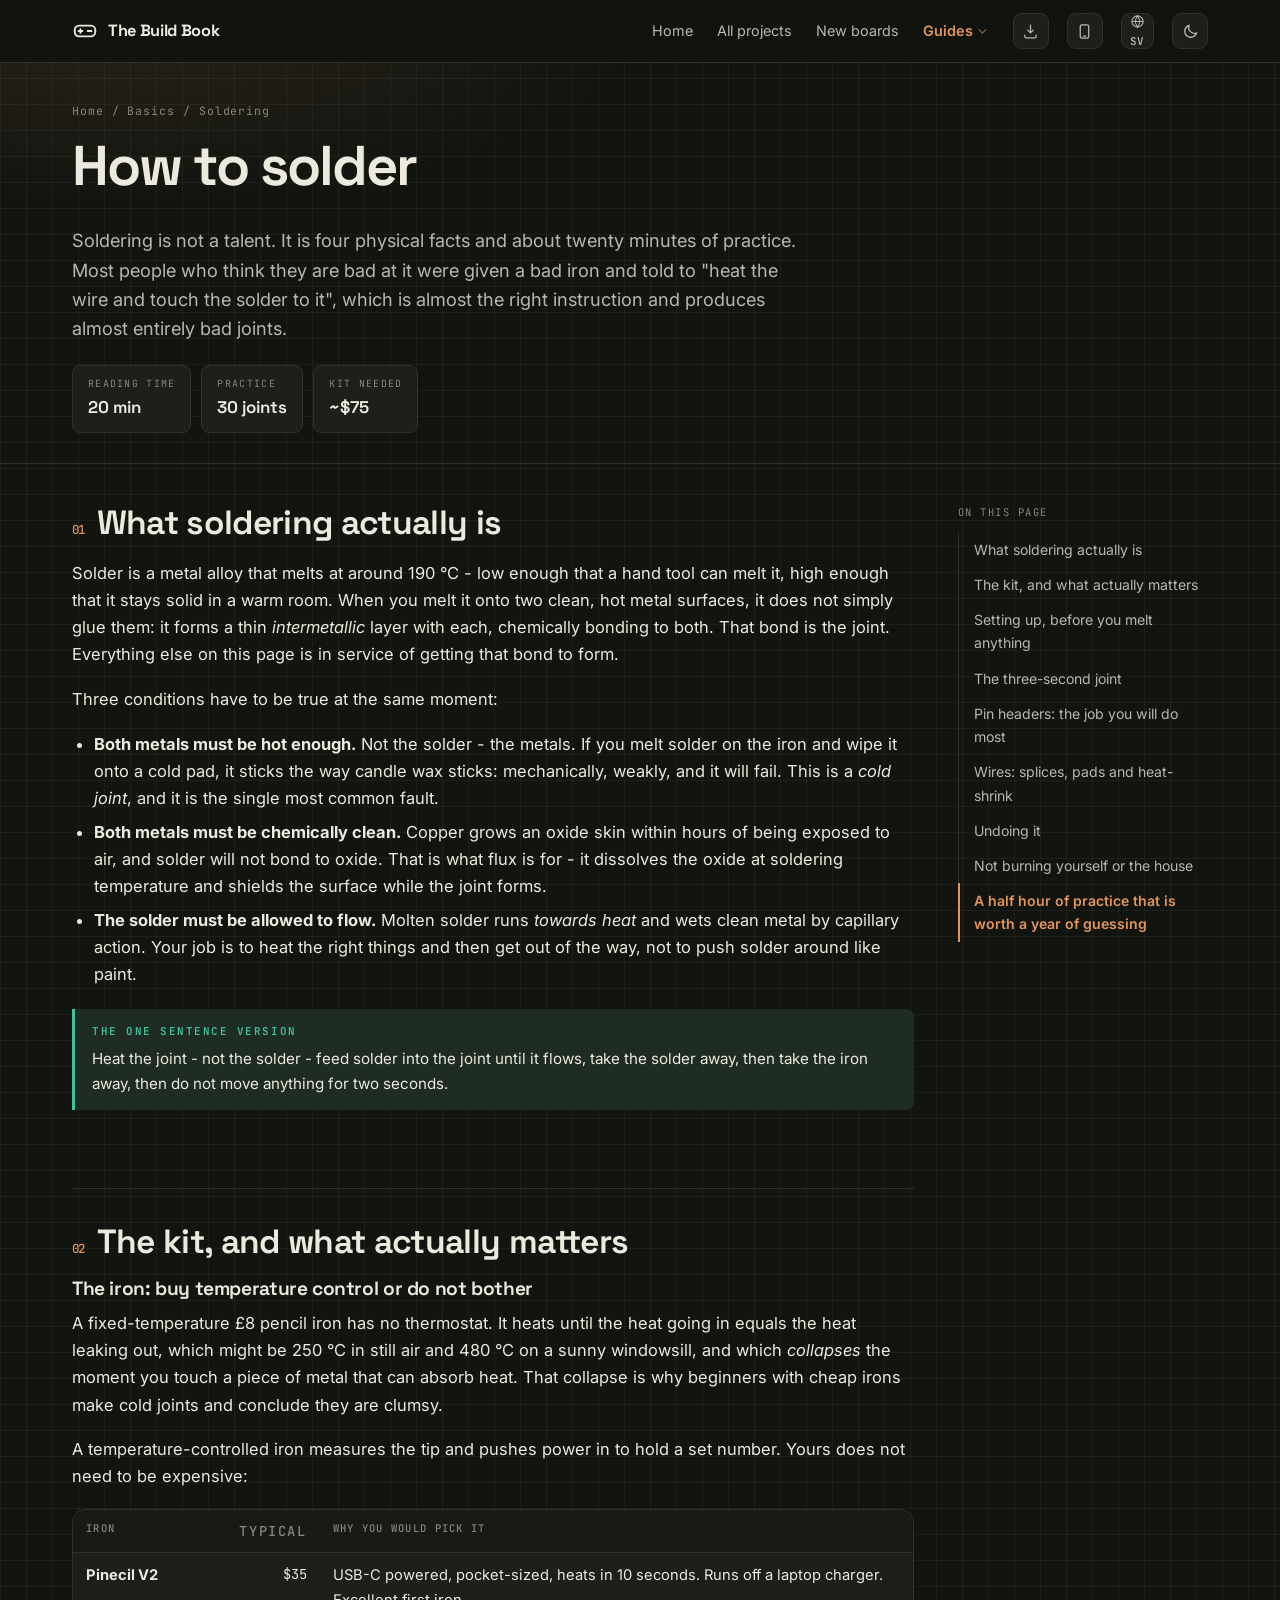
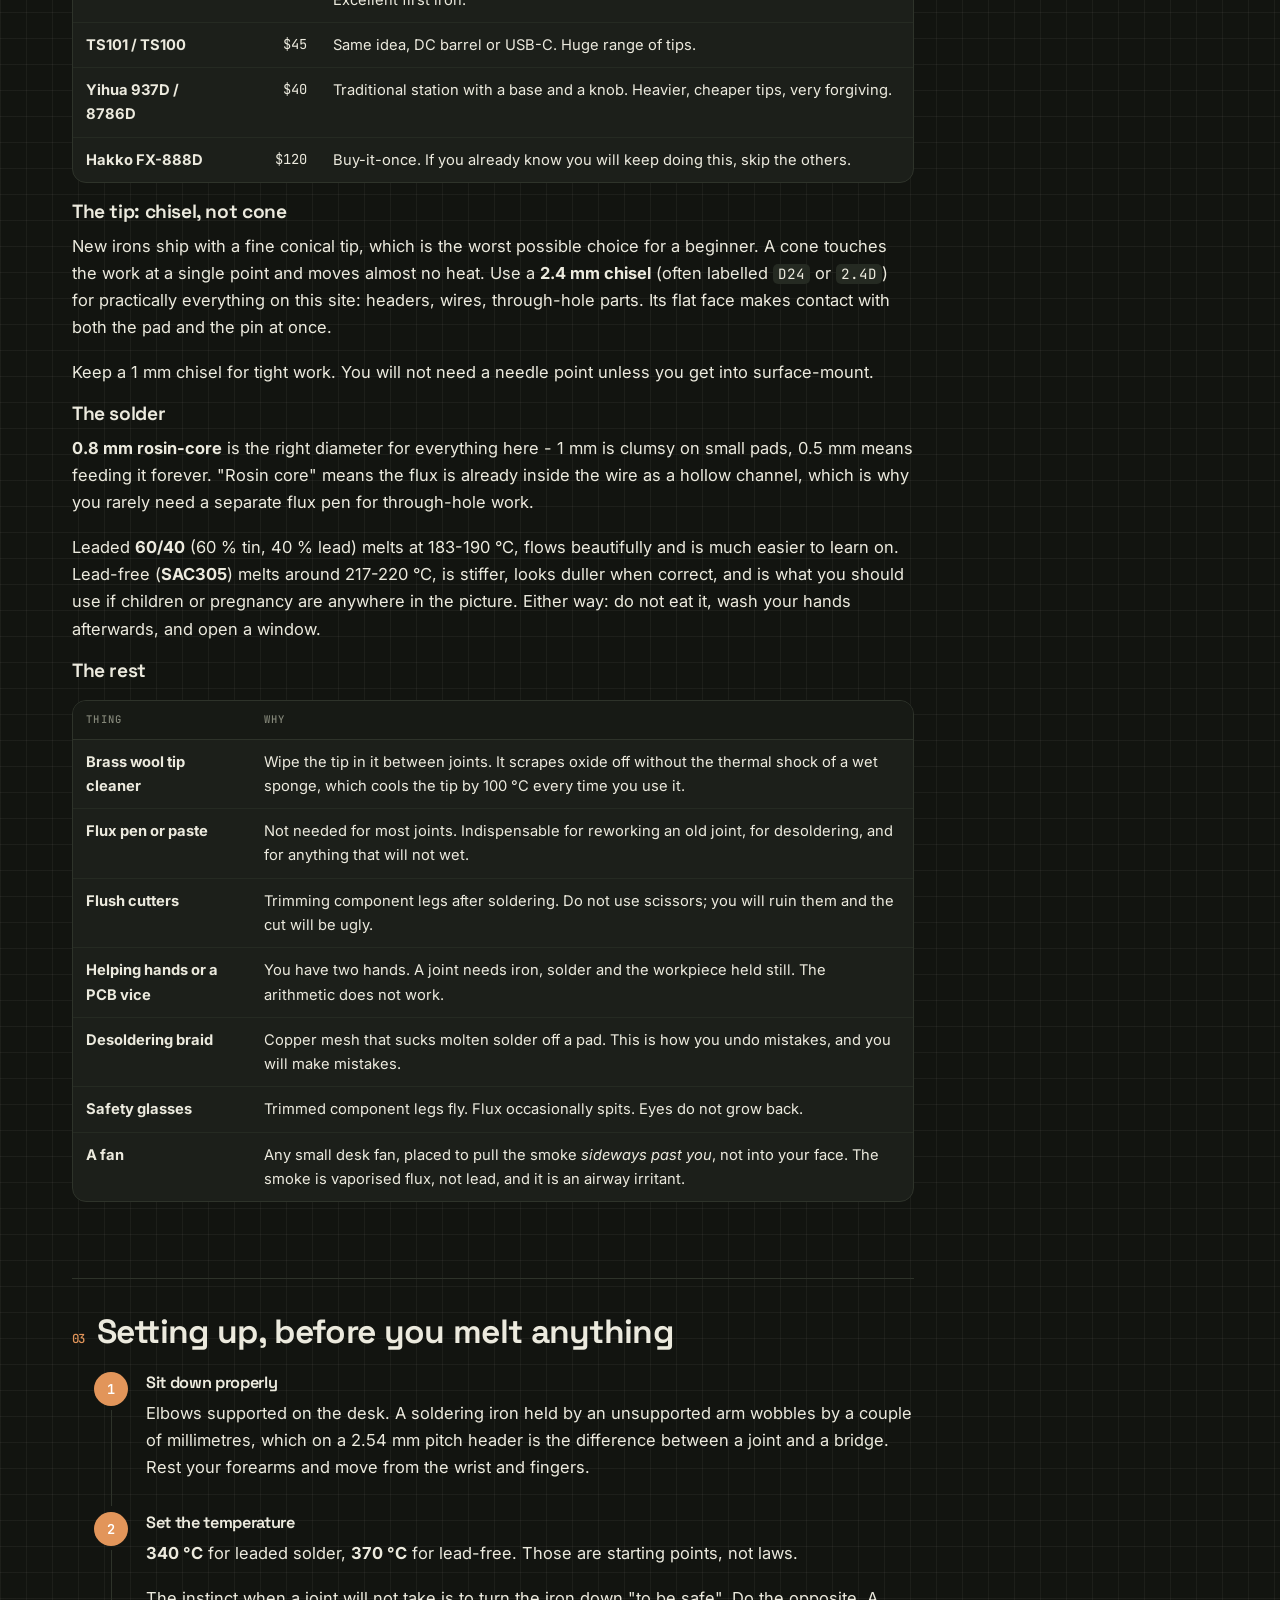
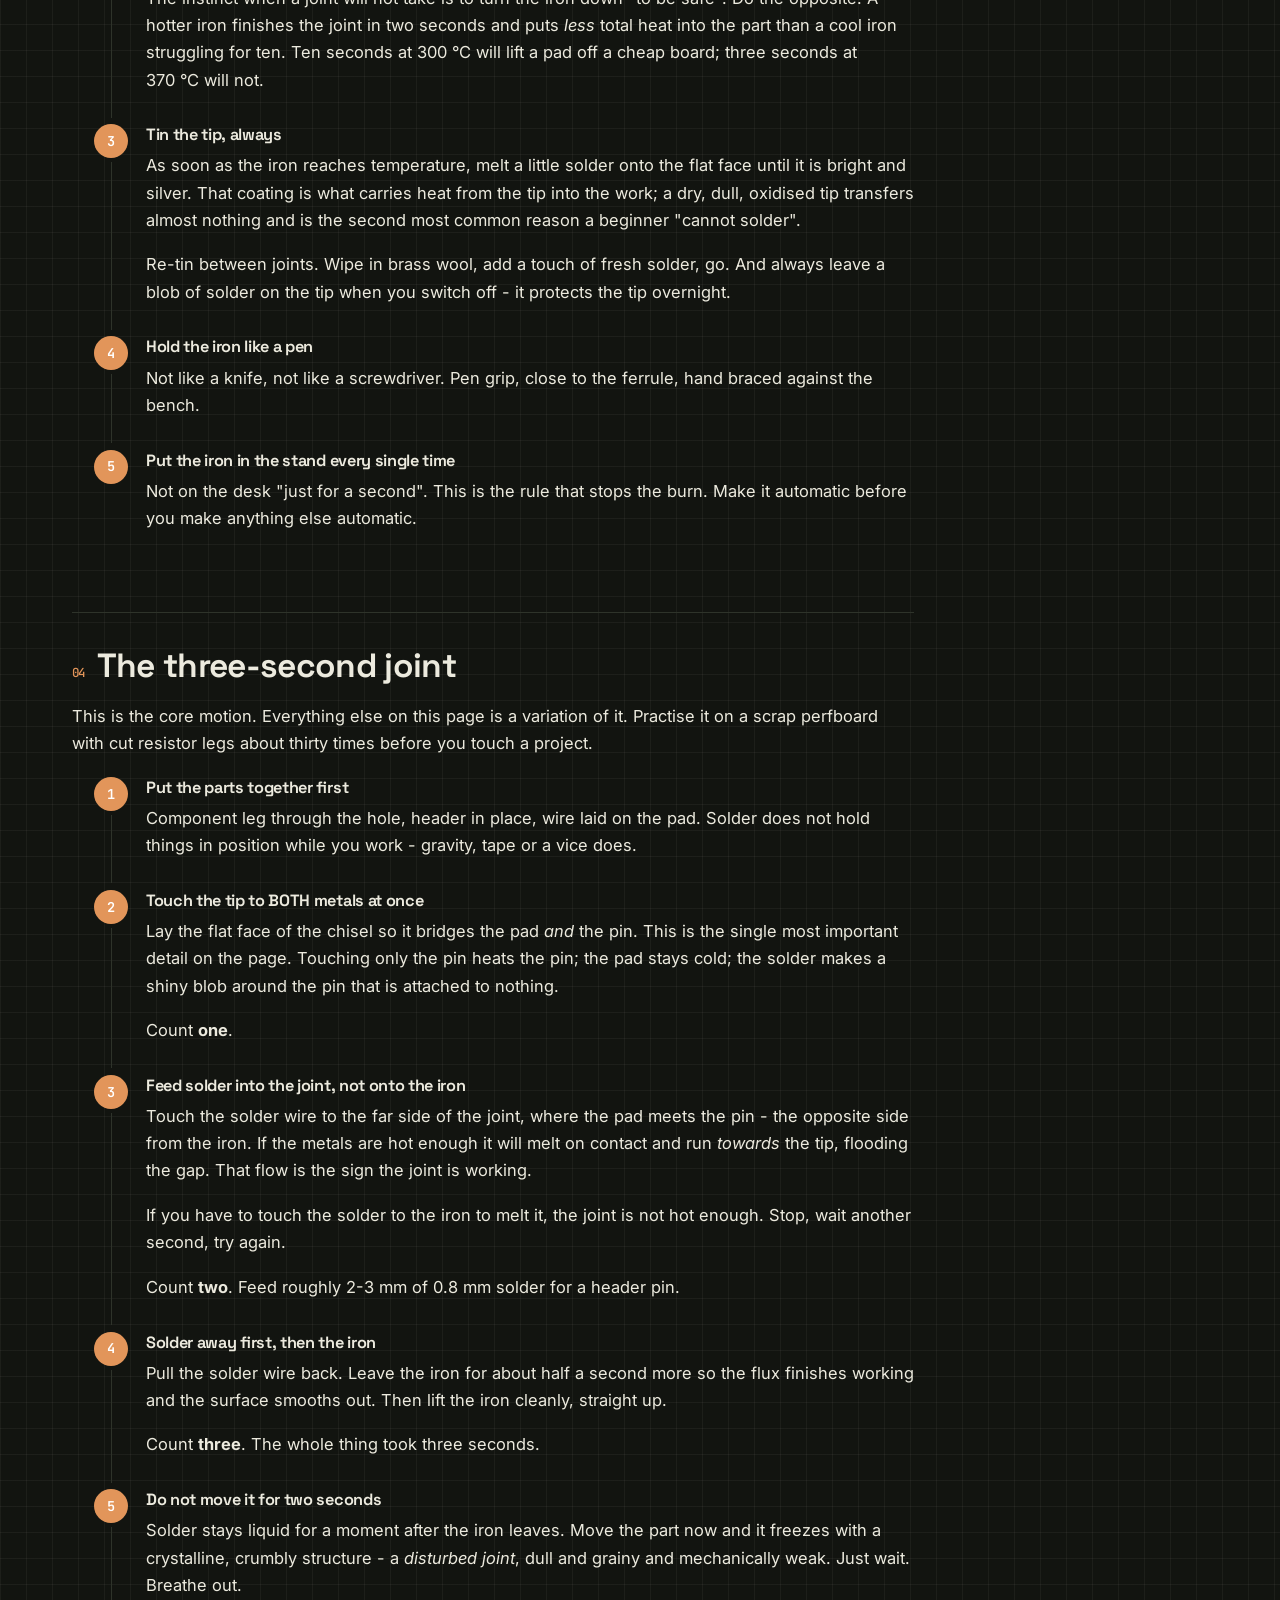
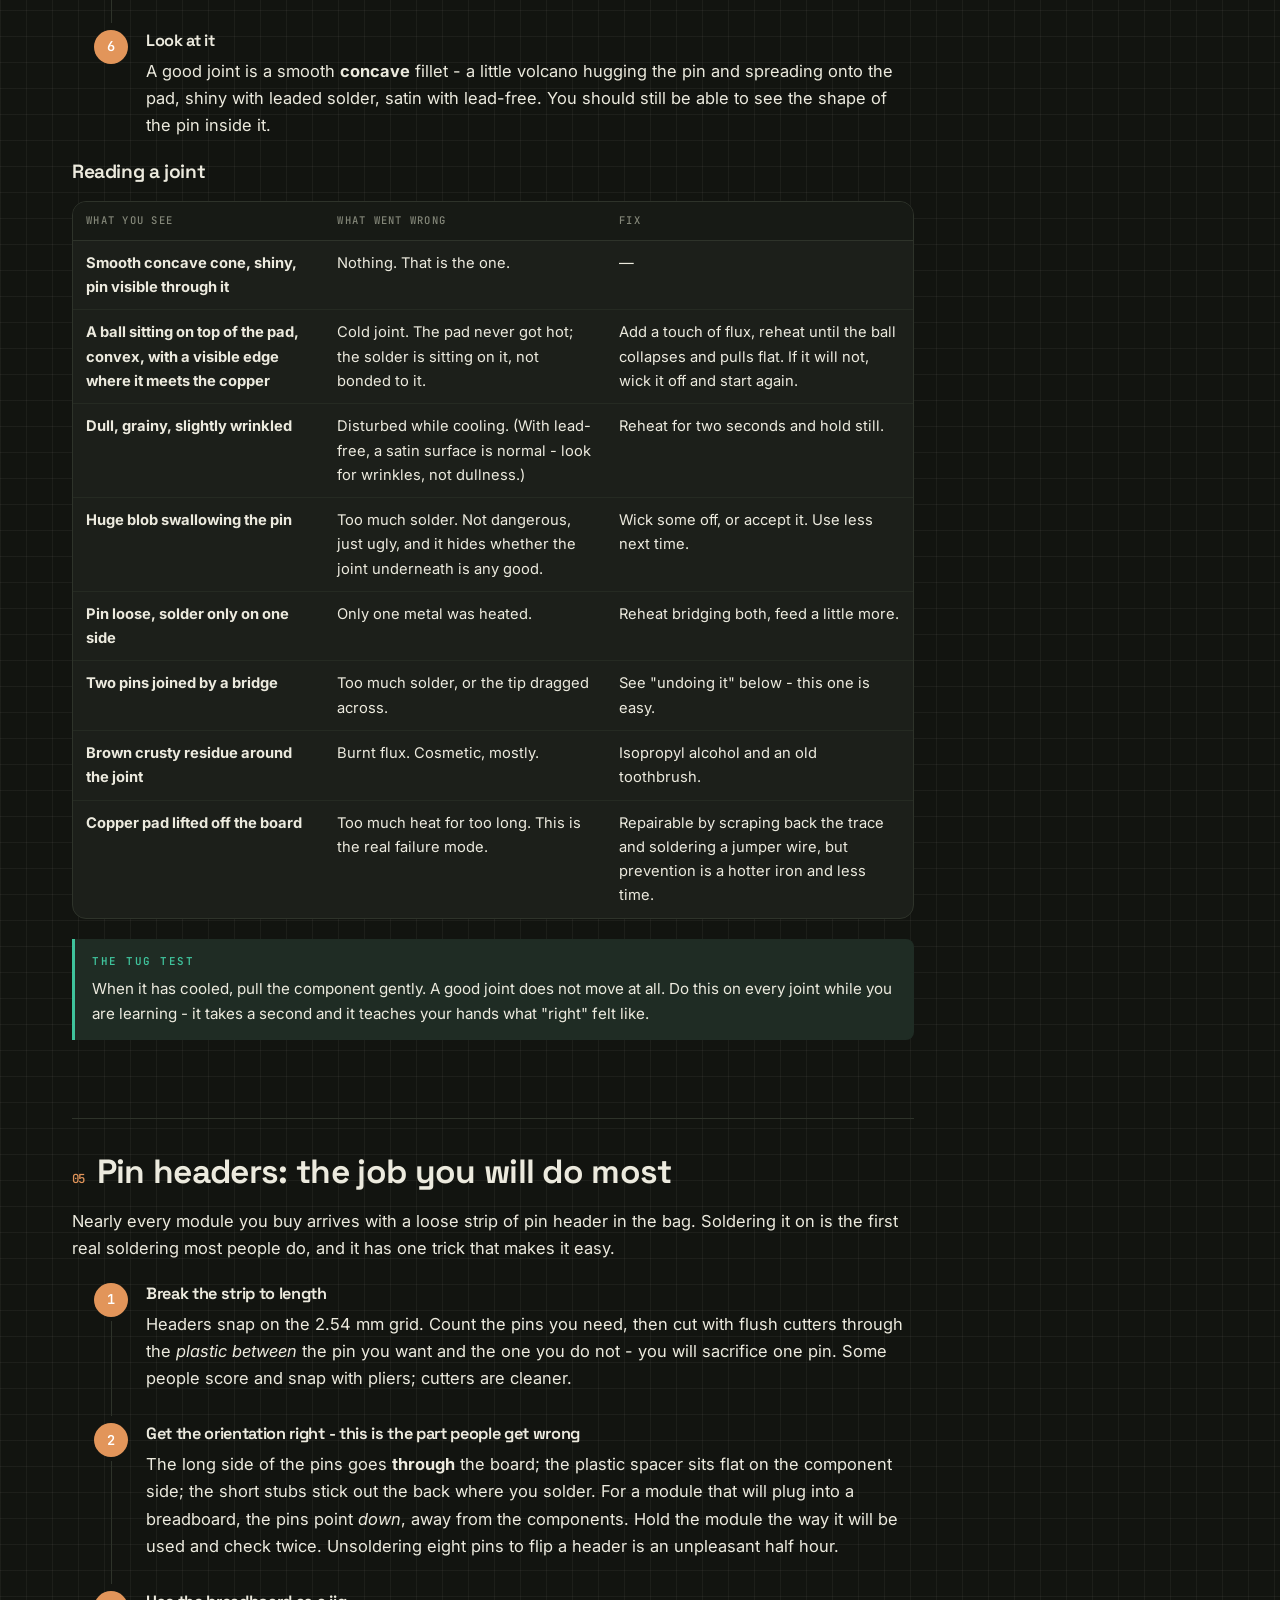
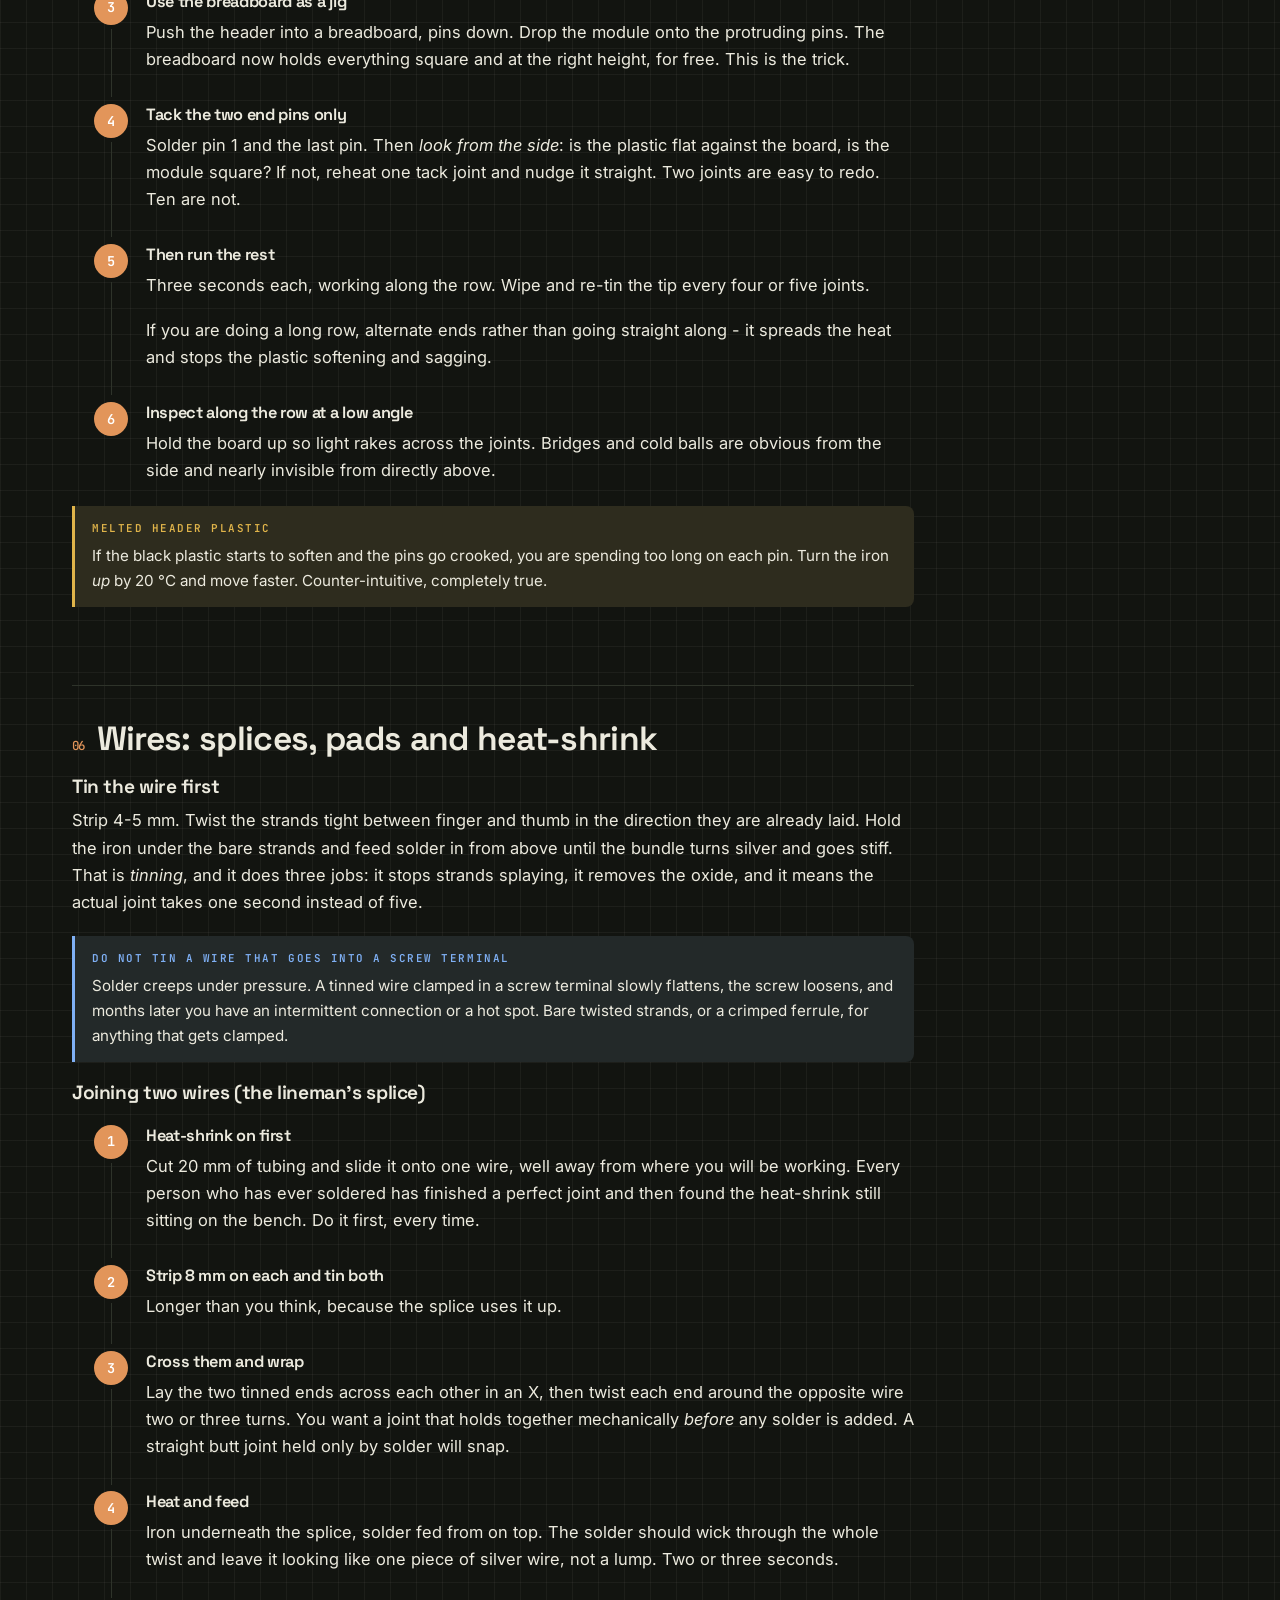
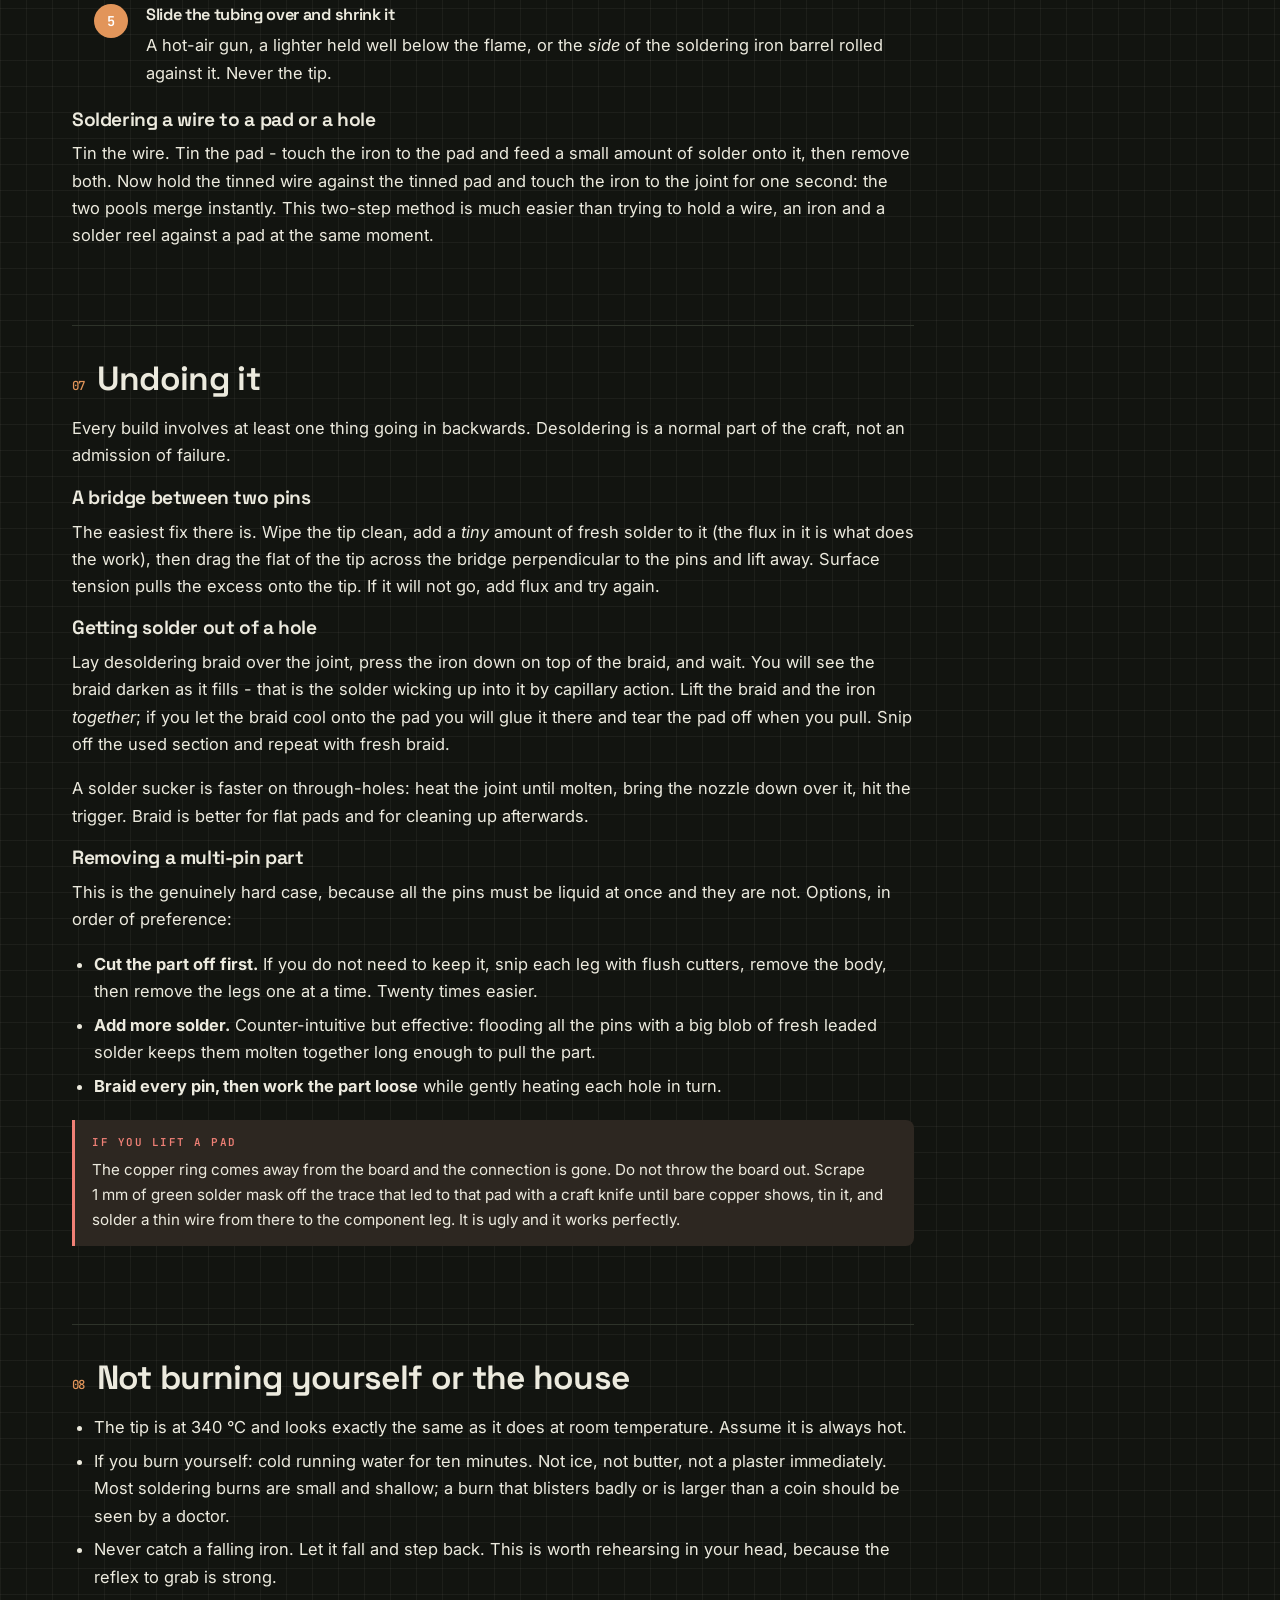
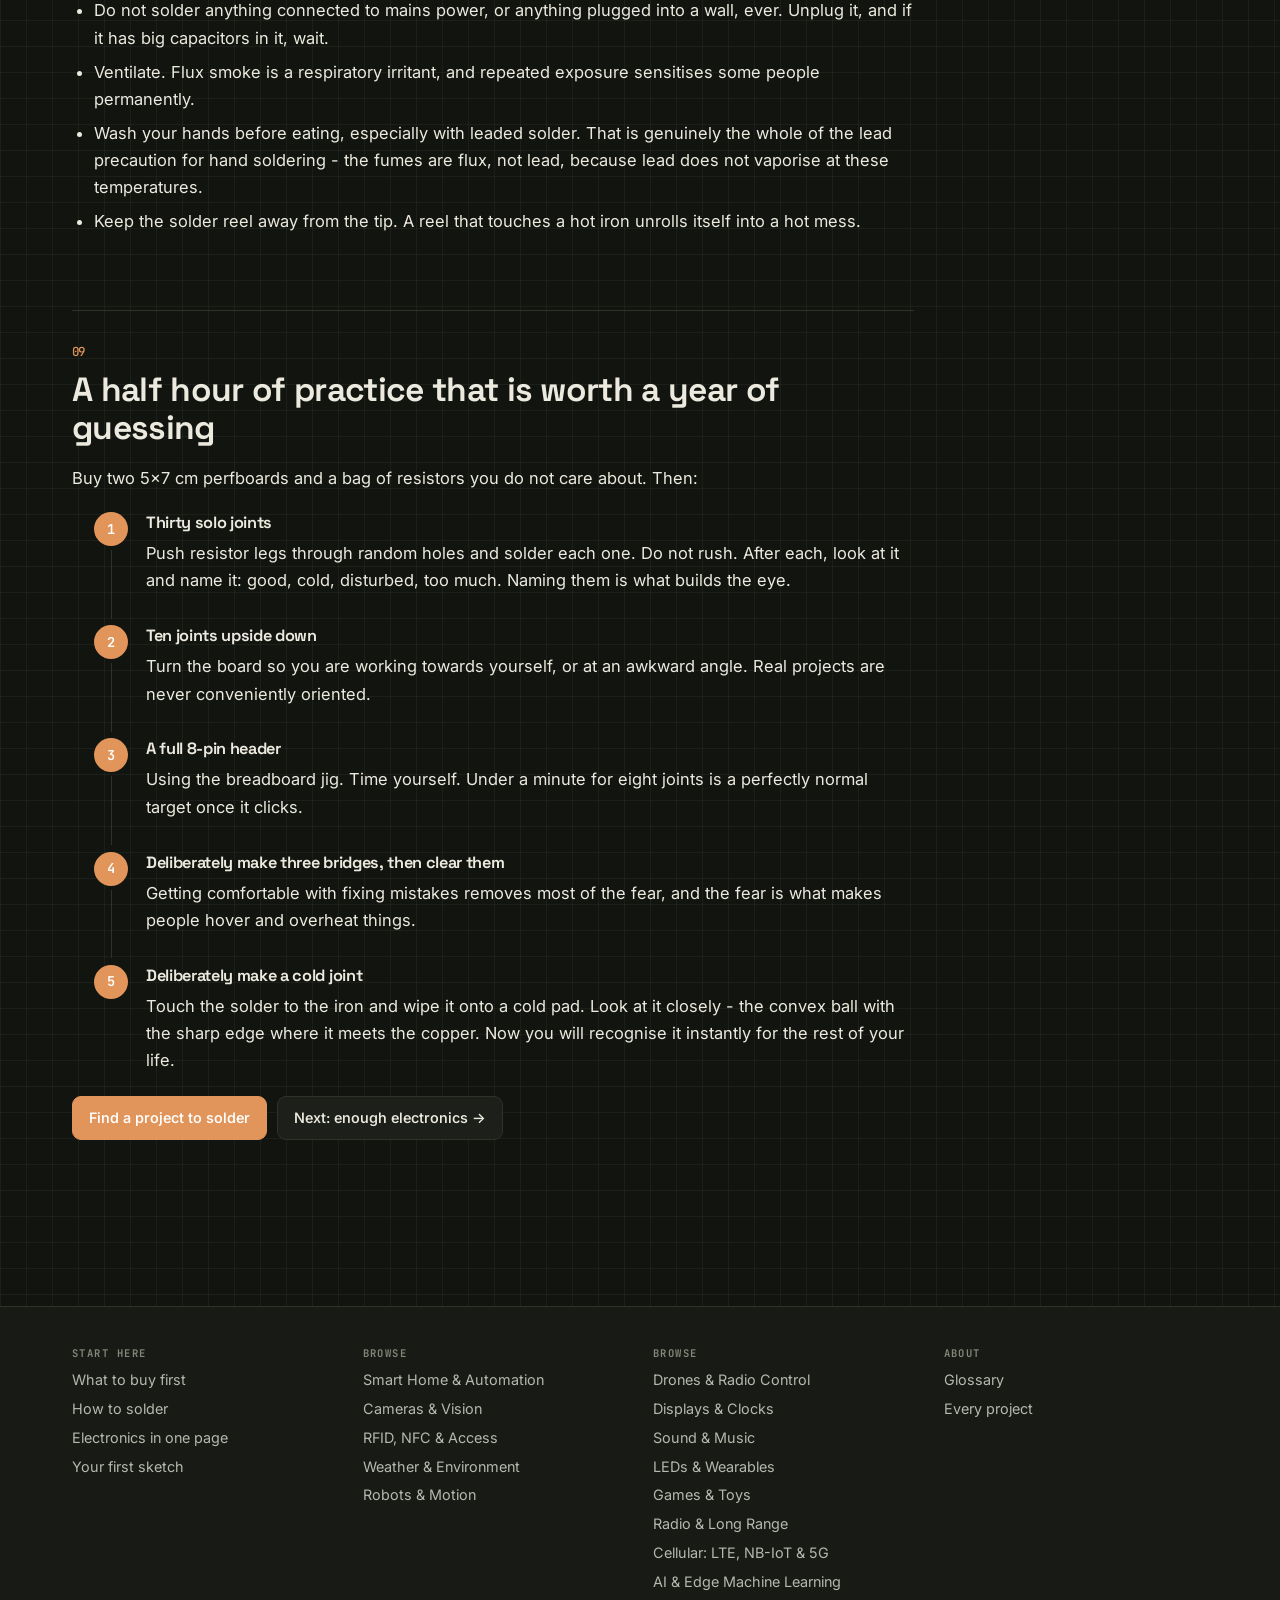
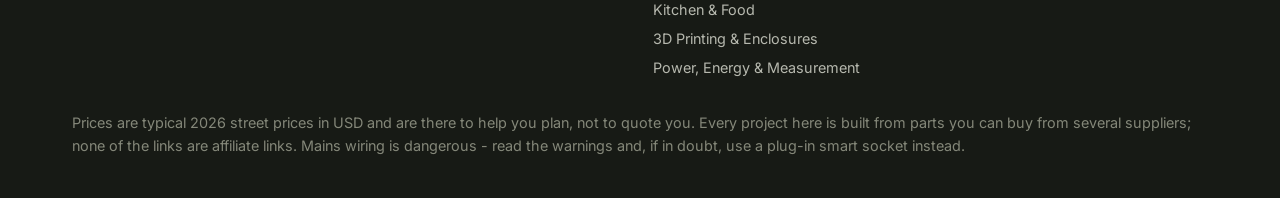
<file: basics/soldering.html>
<!DOCTYPE html>
<html lang="en">
<head>
<meta charset="utf-8">
<meta name="viewport" content="width=device-width, initial-scale=1">
<title>How to solder — The Build Book</title>
<meta name="description" content="A complete soldering course in words: the iron, the temperature, tinning, the three-second joint, headers, wires, what a good joint looks like, and how to undo a bad one.">
<link rel="icon" href="../assets/favicon.svg" type="image/svg+xml">
<link rel="manifest" href="../manifest.webmanifest">
<link rel="apple-touch-icon" href="../assets/icons/apple-touch-icon.png">
<meta name="theme-color" content="#b4662b">
<meta name="apple-mobile-web-app-capable" content="yes">
<meta name="apple-mobile-web-app-status-bar-style" content="black-translucent">
<meta name="apple-mobile-web-app-title" content="Build Book">
<link rel="preconnect" href="https://fonts.googleapis.com">
<link rel="preconnect" href="https://fonts.gstatic.com" crossorigin>
<link href="https://fonts.googleapis.com/css2?family=Inter:wght@400;500;600&family=Space+Grotesk:wght@500;600;700&family=JetBrains+Mono:wght@400;500;600&display=swap" rel="stylesheet">
<link rel="stylesheet" href="../assets/css/style.css">
<script>(function(){try{var t=localStorage.getItem('ab-theme')||'dark';document.documentElement.setAttribute('data-theme',t);}catch(e){}}());</script>
</head>
<body>
<a class="skip" href="#main">Skip to content</a>

<section class="proj-head">
  <div class="wrap">
    <div class="crumbs"><a href="../index.html">Home</a> / Basics / Soldering</div>
    <h1>How to solder</h1>
    <p class="lede">Soldering is not a talent. It is four physical facts and about twenty minutes of practice.
    Most people who think they are bad at it were given a bad iron and told to "heat the wire and touch the
    solder to it", which is almost the right instruction and produces almost entirely bad joints.</p>
    <div class="spec-row">
      <div class="spec"><span class="k">Reading time</span><span class="v">20 min</span></div>
      <div class="spec"><span class="k">Practice</span><span class="v">30 joints</span></div>
      <div class="spec"><span class="k">Kit needed</span><span class="v">~$75</span></div>
    </div>
  </div>
</section>

<main class="wrap" id="main">
<div class="proj-layout">
<div class="pbody">

<section id="what">
  <h2>What soldering actually is</h2>
  <p>Solder is a metal alloy that melts at around 190&nbsp;&deg;C - low enough that a hand tool can melt it,
  high enough that it stays solid in a warm room. When you melt it onto two clean, hot metal surfaces, it does
  not simply glue them: it forms a thin <em>intermetallic</em> layer with each, chemically bonding to both.
  That bond is the joint. Everything else on this page is in service of getting that bond to form.</p>
  <p>Three conditions have to be true at the same moment:</p>
  <ul>
    <li><strong>Both metals must be hot enough.</strong> Not the solder - the metals. If you melt solder on the
    iron and wipe it onto a cold pad, it sticks the way candle wax sticks: mechanically, weakly, and it will
    fail. This is a <em>cold joint</em>, and it is the single most common fault.</li>
    <li><strong>Both metals must be chemically clean.</strong> Copper grows an oxide skin within hours of being
    exposed to air, and solder will not bond to oxide. That is what flux is for - it dissolves the oxide at
    soldering temperature and shields the surface while the joint forms.</li>
    <li><strong>The solder must be allowed to flow.</strong> Molten solder runs <em>towards heat</em> and wets
    clean metal by capillary action. Your job is to heat the right things and then get out of the way, not to
    push solder around like paint.</li>
  </ul>
  <div class="note tip"><span class="t">The one sentence version</span>
  <p>Heat the joint - not the solder - feed solder into the joint until it flows, take the solder away, then
  take the iron away, then do not move anything for two seconds.</p></div>
</section>

<section id="kit">
  <h2>The kit, and what actually matters</h2>
  <h3>The iron: buy temperature control or do not bother</h3>
  <p>A fixed-temperature &pound;8 pencil iron has no thermostat. It heats until the heat going in equals the
  heat leaking out, which might be 250&nbsp;&deg;C in still air and 480&nbsp;&deg;C on a sunny windowsill, and
  which <em>collapses</em> the moment you touch a piece of metal that can absorb heat. That collapse is why
  beginners with cheap irons make cold joints and conclude they are clumsy.</p>
  <p>A temperature-controlled iron measures the tip and pushes power in to hold a set number. Yours does not
  need to be expensive:</p>
  <div class="table-scroll"><table>
    <thead><tr><th>Iron</th><th class="num">Typical</th><th>Why you would pick it</th></tr></thead>
    <tbody>
      <tr><td><strong>Pinecil V2</strong></td><td class="num">$35</td><td>USB-C powered, pocket-sized, heats in 10 seconds. Runs off a laptop charger. Excellent first iron.</td></tr>
      <tr><td><strong>TS101 / TS100</strong></td><td class="num">$45</td><td>Same idea, DC barrel or USB-C. Huge range of tips.</td></tr>
      <tr><td><strong>Yihua 937D / 8786D</strong></td><td class="num">$40</td><td>Traditional station with a base and a knob. Heavier, cheaper tips, very forgiving.</td></tr>
      <tr><td><strong>Hakko FX-888D</strong></td><td class="num">$120</td><td>Buy-it-once. If you already know you will keep doing this, skip the others.</td></tr>
    </tbody>
  </table></div>
  <h3>The tip: chisel, not cone</h3>
  <p>New irons ship with a fine conical tip, which is the worst possible choice for a beginner. A cone touches
  the work at a single point and moves almost no heat. Use a <strong>2.4&nbsp;mm chisel</strong> (often
  labelled <code>D24</code> or <code>2.4D</code>) for practically everything on this site: headers, wires,
  through-hole parts. Its flat face makes contact with both the pad and the pin at once.</p>
  <p>Keep a 1&nbsp;mm chisel for tight work. You will not need a needle point unless you get into surface-mount.</p>

  <h3>The solder</h3>
  <p><strong>0.8&nbsp;mm rosin-core</strong> is the right diameter for everything here - 1&nbsp;mm is clumsy on
  small pads, 0.5&nbsp;mm means feeding it forever. "Rosin core" means the flux is already inside the wire as
  a hollow channel, which is why you rarely need a separate flux pen for through-hole work.</p>
  <p>Leaded <strong>60/40</strong> (60&nbsp;% tin, 40&nbsp;% lead) melts at 183-190&nbsp;&deg;C, flows
  beautifully and is much easier to learn on. Lead-free (<strong>SAC305</strong>) melts around
  217-220&nbsp;&deg;C, is stiffer, looks duller when correct, and is what you should use if children or
  pregnancy are anywhere in the picture. Either way: do not eat it, wash your hands afterwards, and open a
  window.</p>

  <h3>The rest</h3>
  <div class="table-scroll"><table>
    <thead><tr><th>Thing</th><th>Why</th></tr></thead>
    <tbody>
      <tr><td><strong>Brass wool tip cleaner</strong></td><td>Wipe the tip in it between joints. It scrapes oxide off without the thermal shock of a wet sponge, which cools the tip by 100&nbsp;&deg;C every time you use it.</td></tr>
      <tr><td><strong>Flux pen or paste</strong></td><td>Not needed for most joints. Indispensable for reworking an old joint, for desoldering, and for anything that will not wet.</td></tr>
      <tr><td><strong>Flush cutters</strong></td><td>Trimming component legs after soldering. Do not use scissors; you will ruin them and the cut will be ugly.</td></tr>
      <tr><td><strong>Helping hands or a PCB vice</strong></td><td>You have two hands. A joint needs iron, solder and the workpiece held still. The arithmetic does not work.</td></tr>
      <tr><td><strong>Desoldering braid</strong></td><td>Copper mesh that sucks molten solder off a pad. This is how you undo mistakes, and you will make mistakes.</td></tr>
      <tr><td><strong>Safety glasses</strong></td><td>Trimmed component legs fly. Flux occasionally spits. Eyes do not grow back.</td></tr>
      <tr><td><strong>A fan</strong></td><td>Any small desk fan, placed to pull the smoke <em>sideways past you</em>, not into your face. The smoke is vaporised flux, not lead, and it is an airway irritant.</td></tr>
    </tbody>
  </table></div>
</section>

<section id="setup">
  <h2>Setting up, before you melt anything</h2>
  <ol class="steps">
    <li><h4>Sit down properly</h4>
      <p>Elbows supported on the desk. A soldering iron held by an unsupported arm wobbles by a couple of
      millimetres, which on a 2.54&nbsp;mm pitch header is the difference between a joint and a bridge. Rest
      your forearms and move from the wrist and fingers.</p></li>
    <li><h4>Set the temperature</h4>
      <p><strong>340&nbsp;&deg;C</strong> for leaded solder, <strong>370&nbsp;&deg;C</strong> for lead-free.
      Those are starting points, not laws.</p>
      <p>The instinct when a joint will not take is to turn the iron down "to be safe". Do the opposite. A
      hotter iron finishes the joint in two seconds and puts <em>less</em> total heat into the part than a cool
      iron struggling for ten. Ten seconds at 300&nbsp;&deg;C will lift a pad off a cheap board; three seconds
      at 370&nbsp;&deg;C will not.</p></li>
    <li><h4>Tin the tip, always</h4>
      <p>As soon as the iron reaches temperature, melt a little solder onto the flat face until it is bright
      and silver. That coating is what carries heat from the tip into the work; a dry, dull, oxidised tip
      transfers almost nothing and is the second most common reason a beginner "cannot solder".</p>
      <p>Re-tin between joints. Wipe in brass wool, add a touch of fresh solder, go. And always leave a blob of
      solder on the tip when you switch off - it protects the tip overnight.</p></li>
    <li><h4>Hold the iron like a pen</h4>
      <p>Not like a knife, not like a screwdriver. Pen grip, close to the ferrule, hand braced against the
      bench.</p></li>
    <li><h4>Put the iron in the stand every single time</h4>
      <p>Not on the desk "just for a second". This is the rule that stops the burn. Make it automatic before
      you make anything else automatic.</p></li>
  </ol>
</section>

<section id="joint">
  <h2>The three-second joint</h2>
  <p>This is the core motion. Everything else on this page is a variation of it. Practise it on a scrap
  perfboard with cut resistor legs about thirty times before you touch a project.</p>
  <ol class="steps">
    <li><h4>Put the parts together first</h4>
      <p>Component leg through the hole, header in place, wire laid on the pad. Solder does not hold things in
      position while you work - gravity, tape or a vice does.</p></li>
    <li><h4>Touch the tip to BOTH metals at once</h4>
      <p>Lay the flat face of the chisel so it bridges the pad <em>and</em> the pin. This is the single most
      important detail on the page. Touching only the pin heats the pin; the pad stays cold; the solder makes a
      shiny blob around the pin that is attached to nothing.</p>
      <p>Count <strong>one</strong>.</p></li>
    <li><h4>Feed solder into the joint, not onto the iron</h4>
      <p>Touch the solder wire to the far side of the joint, where the pad meets the pin - the opposite side
      from the iron. If the metals are hot enough it will melt on contact and run <em>towards</em> the tip,
      flooding the gap. That flow is the sign the joint is working.</p>
      <p>If you have to touch the solder to the iron to melt it, the joint is not hot enough. Stop, wait
      another second, try again.</p>
      <p>Count <strong>two</strong>. Feed roughly 2-3&nbsp;mm of 0.8&nbsp;mm solder for a header pin.</p></li>
    <li><h4>Solder away first, then the iron</h4>
      <p>Pull the solder wire back. Leave the iron for about half a second more so the flux finishes working
      and the surface smooths out. Then lift the iron cleanly, straight up.</p>
      <p>Count <strong>three</strong>. The whole thing took three seconds.</p></li>
    <li><h4>Do not move it for two seconds</h4>
      <p>Solder stays liquid for a moment after the iron leaves. Move the part now and it freezes with a
      crystalline, crumbly structure - a <em>disturbed joint</em>, dull and grainy and mechanically weak. Just
      wait. Breathe out.</p></li>
    <li><h4>Look at it</h4>
      <p>A good joint is a smooth <strong>concave</strong> fillet - a little volcano hugging the pin and
      spreading onto the pad, shiny with leaded solder, satin with lead-free. You should still be able to see
      the shape of the pin inside it.</p></li>
  </ol>

  <h3>Reading a joint</h3>
  <div class="table-scroll"><table>
    <thead><tr><th>What you see</th><th>What went wrong</th><th>Fix</th></tr></thead>
    <tbody>
      <tr><td><strong>Smooth concave cone, shiny, pin visible through it</strong></td><td>Nothing. That is the one.</td><td>&mdash;</td></tr>
      <tr><td><strong>A ball sitting on top of the pad, convex, with a visible edge where it meets the copper</strong></td><td>Cold joint. The pad never got hot; the solder is sitting on it, not bonded to it.</td><td>Add a touch of flux, reheat until the ball collapses and pulls flat. If it will not, wick it off and start again.</td></tr>
      <tr><td><strong>Dull, grainy, slightly wrinkled</strong></td><td>Disturbed while cooling. (With lead-free, a satin surface is normal - look for wrinkles, not dullness.)</td><td>Reheat for two seconds and hold still.</td></tr>
      <tr><td><strong>Huge blob swallowing the pin</strong></td><td>Too much solder. Not dangerous, just ugly, and it hides whether the joint underneath is any good.</td><td>Wick some off, or accept it. Use less next time.</td></tr>
      <tr><td><strong>Pin loose, solder only on one side</strong></td><td>Only one metal was heated.</td><td>Reheat bridging both, feed a little more.</td></tr>
      <tr><td><strong>Two pins joined by a bridge</strong></td><td>Too much solder, or the tip dragged across.</td><td>See "undoing it" below - this one is easy.</td></tr>
      <tr><td><strong>Brown crusty residue around the joint</strong></td><td>Burnt flux. Cosmetic, mostly.</td><td>Isopropyl alcohol and an old toothbrush.</td></tr>
      <tr><td><strong>Copper pad lifted off the board</strong></td><td>Too much heat for too long. This is the real failure mode.</td><td>Repairable by scraping back the trace and soldering a jumper wire, but prevention is a hotter iron and less time.</td></tr>
    </tbody>
  </table></div>

  <div class="note tip"><span class="t">The tug test</span>
  <p>When it has cooled, pull the component gently. A good joint does not move at all. Do this on every joint
  while you are learning - it takes a second and it teaches your hands what "right" felt like.</p></div>
</section>

<section id="headers">
  <h2>Pin headers: the job you will do most</h2>
  <p>Nearly every module you buy arrives with a loose strip of pin header in the bag. Soldering it on is the
  first real soldering most people do, and it has one trick that makes it easy.</p>
  <ol class="steps">
    <li><h4>Break the strip to length</h4>
      <p>Headers snap on the 2.54&nbsp;mm grid. Count the pins you need, then cut with flush cutters through
      the <em>plastic between</em> the pin you want and the one you do not - you will sacrifice one pin. Some
      people score and snap with pliers; cutters are cleaner.</p></li>
    <li><h4>Get the orientation right - this is the part people get wrong</h4>
      <p>The long side of the pins goes <strong>through</strong> the board; the plastic spacer sits flat on the
      component side; the short stubs stick out the back where you solder. For a module that will plug into a
      breadboard, the pins point <em>down</em>, away from the components. Hold the module the way it will be
      used and check twice. Unsoldering eight pins to flip a header is an unpleasant half hour.</p></li>
    <li><h4>Use the breadboard as a jig</h4>
      <p>Push the header into a breadboard, pins down. Drop the module onto the protruding pins. The breadboard
      now holds everything square and at the right height, for free. This is the trick.</p></li>
    <li><h4>Tack the two end pins only</h4>
      <p>Solder pin 1 and the last pin. Then <em>look from the side</em>: is the plastic flat against the board,
      is the module square? If not, reheat one tack joint and nudge it straight. Two joints are easy to redo.
      Ten are not.</p></li>
    <li><h4>Then run the rest</h4>
      <p>Three seconds each, working along the row. Wipe and re-tin the tip every four or five joints.</p>
      <p>If you are doing a long row, alternate ends rather than going straight along - it spreads the heat and
      stops the plastic softening and sagging.</p></li>
    <li><h4>Inspect along the row at a low angle</h4>
      <p>Hold the board up so light rakes across the joints. Bridges and cold balls are obvious from the side
      and nearly invisible from directly above.</p></li>
  </ol>
  <div class="note warn"><span class="t">Melted header plastic</span>
  <p>If the black plastic starts to soften and the pins go crooked, you are spending too long on each pin.
  Turn the iron <em>up</em> by 20&nbsp;&deg;C and move faster. Counter-intuitive, completely true.</p></div>
</section>

<section id="wires">
  <h2>Wires: splices, pads and heat-shrink</h2>
  <h3>Tin the wire first</h3>
  <p>Strip 4-5&nbsp;mm. Twist the strands tight between finger and thumb in the direction they are already
  laid. Hold the iron under the bare strands and feed solder in from above until the bundle turns silver and
  goes stiff. That is <em>tinning</em>, and it does three jobs: it stops strands splaying, it removes the
  oxide, and it means the actual joint takes one second instead of five.</p>
  <div class="note"><span class="t">Do not tin a wire that goes into a screw terminal</span>
  <p>Solder creeps under pressure. A tinned wire clamped in a screw terminal slowly flattens, the screw loosens,
  and months later you have an intermittent connection or a hot spot. Bare twisted strands, or a crimped
  ferrule, for anything that gets clamped.</p></div>

  <h3>Joining two wires (the lineman's splice)</h3>
  <ol class="steps">
    <li><h4>Heat-shrink on first</h4>
      <p>Cut 20&nbsp;mm of tubing and slide it onto one wire, well away from where you will be working. Every
      person who has ever soldered has finished a perfect joint and then found the heat-shrink still sitting on
      the bench. Do it first, every time.</p></li>
    <li><h4>Strip 8&nbsp;mm on each and tin both</h4>
      <p>Longer than you think, because the splice uses it up.</p></li>
    <li><h4>Cross them and wrap</h4>
      <p>Lay the two tinned ends across each other in an X, then twist each end around the opposite wire two or
      three turns. You want a joint that holds together mechanically <em>before</em> any solder is added. A
      straight butt joint held only by solder will snap.</p></li>
    <li><h4>Heat and feed</h4>
      <p>Iron underneath the splice, solder fed from on top. The solder should wick through the whole twist and
      leave it looking like one piece of silver wire, not a lump. Two or three seconds.</p></li>
    <li><h4>Slide the tubing over and shrink it</h4>
      <p>A hot-air gun, a lighter held well below the flame, or the <em>side</em> of the soldering iron barrel
      rolled against it. Never the tip.</p></li>
  </ol>

  <h3>Soldering a wire to a pad or a hole</h3>
  <p>Tin the wire. Tin the pad - touch the iron to the pad and feed a small amount of solder onto it, then
  remove both. Now hold the tinned wire against the tinned pad and touch the iron to the joint for one second:
  the two pools merge instantly. This two-step method is much easier than trying to hold a wire, an iron and a
  solder reel against a pad at the same moment.</p>
</section>

<section id="undo">
  <h2>Undoing it</h2>
  <p>Every build involves at least one thing going in backwards. Desoldering is a normal part of the craft,
  not an admission of failure.</p>

  <h3>A bridge between two pins</h3>
  <p>The easiest fix there is. Wipe the tip clean, add a <em>tiny</em> amount of fresh solder to it (the flux in
  it is what does the work), then drag the flat of the tip across the bridge perpendicular to the pins and lift
  away. Surface tension pulls the excess onto the tip. If it will not go, add flux and try again.</p>

  <h3>Getting solder out of a hole</h3>
  <p>Lay desoldering braid over the joint, press the iron down on top of the braid, and wait. You will see the
  braid darken as it fills - that is the solder wicking up into it by capillary action. Lift the braid and the
  iron <em>together</em>; if you let the braid cool onto the pad you will glue it there and tear the pad off
  when you pull. Snip off the used section and repeat with fresh braid.</p>
  <p>A solder sucker is faster on through-holes: heat the joint until molten, bring the nozzle down over it,
  hit the trigger. Braid is better for flat pads and for cleaning up afterwards.</p>

  <h3>Removing a multi-pin part</h3>
  <p>This is the genuinely hard case, because all the pins must be liquid at once and they are not. Options,
  in order of preference:</p>
  <ul>
    <li><strong>Cut the part off first.</strong> If you do not need to keep it, snip each leg with flush
    cutters, remove the body, then remove the legs one at a time. Twenty times easier.</li>
    <li><strong>Add more solder.</strong> Counter-intuitive but effective: flooding all the pins with a big
    blob of fresh leaded solder keeps them molten together long enough to pull the part.</li>
    <li><strong>Braid every pin, then work the part loose</strong> while gently heating each hole in turn.</li>
  </ul>
  <div class="note danger"><span class="t">If you lift a pad</span>
  <p>The copper ring comes away from the board and the connection is gone. Do not throw the board out. Scrape
  1&nbsp;mm of green solder mask off the trace that led to that pad with a craft knife until bare copper
  shows, tin it, and solder a thin wire from there to the component leg. It is ugly and it works perfectly.</p></div>
</section>

<section id="safety">
  <h2>Not burning yourself or the house</h2>
  <ul>
    <li>The tip is at 340&nbsp;&deg;C and looks exactly the same as it does at room temperature. Assume it is
    always hot.</li>
    <li>If you burn yourself: cold running water for ten minutes. Not ice, not butter, not a plaster
    immediately. Most soldering burns are small and shallow; a burn that blisters badly or is larger than a
    coin should be seen by a doctor.</li>
    <li>Never catch a falling iron. Let it fall and step back. This is worth rehearsing in your head, because
    the reflex to grab is strong.</li>
    <li>Do not solder anything connected to mains power, or anything plugged into a wall, ever. Unplug it,
    and if it has big capacitors in it, wait.</li>
    <li>Ventilate. Flux smoke is a respiratory irritant, and repeated exposure sensitises some people
    permanently.</li>
    <li>Wash your hands before eating, especially with leaded solder. That is genuinely the whole of the lead
    precaution for hand soldering - the fumes are flux, not lead, because lead does not vaporise at these
    temperatures.</li>
    <li>Keep the solder reel away from the tip. A reel that touches a hot iron unrolls itself into a hot mess.</li>
  </ul>
</section>

<section id="practice">
  <h2>A half hour of practice that is worth a year of guessing</h2>
  <p>Buy two 5&times;7&nbsp;cm perfboards and a bag of resistors you do not care about. Then:</p>
  <ol class="steps">
    <li><h4>Thirty solo joints</h4>
      <p>Push resistor legs through random holes and solder each one. Do not rush. After each, look at it and
      name it: good, cold, disturbed, too much. Naming them is what builds the eye.</p></li>
    <li><h4>Ten joints upside down</h4>
      <p>Turn the board so you are working towards yourself, or at an awkward angle. Real projects are never
      conveniently oriented.</p></li>
    <li><h4>A full 8-pin header</h4>
      <p>Using the breadboard jig. Time yourself. Under a minute for eight joints is a perfectly normal target
      once it clicks.</p></li>
    <li><h4>Deliberately make three bridges, then clear them</h4>
      <p>Getting comfortable with fixing mistakes removes most of the fear, and the fear is what makes people
      hover and overheat things.</p></li>
    <li><h4>Deliberately make a cold joint</h4>
      <p>Touch the solder to the iron and wipe it onto a cold pad. Look at it closely - the convex ball with
      the sharp edge where it meets the copper. Now you will recognise it instantly for the rest of your life.</p></li>
  </ol>
  <div class="btn-row">
    <a class="btn btn-primary" href="../projects.html?cat=display">Find a project to solder</a>
    <a class="btn" href="electronics.html">Next: enough electronics &rarr;</a>
  </div>
</section>

</div>
<aside class="toc"><div class="t">On this page</div><ol></ol></aside>
</div>
</main>

<script src="../assets/data/parts.js"></script>
<script src="../assets/data/categories.js"></script>
<script src="../assets/data/i18n.js"></script>
<script src="../assets/js/site.js"></script>
<script>AB.chrome('soldering.html'); AB.autoToc();</script>
</body>
</html>
</file>
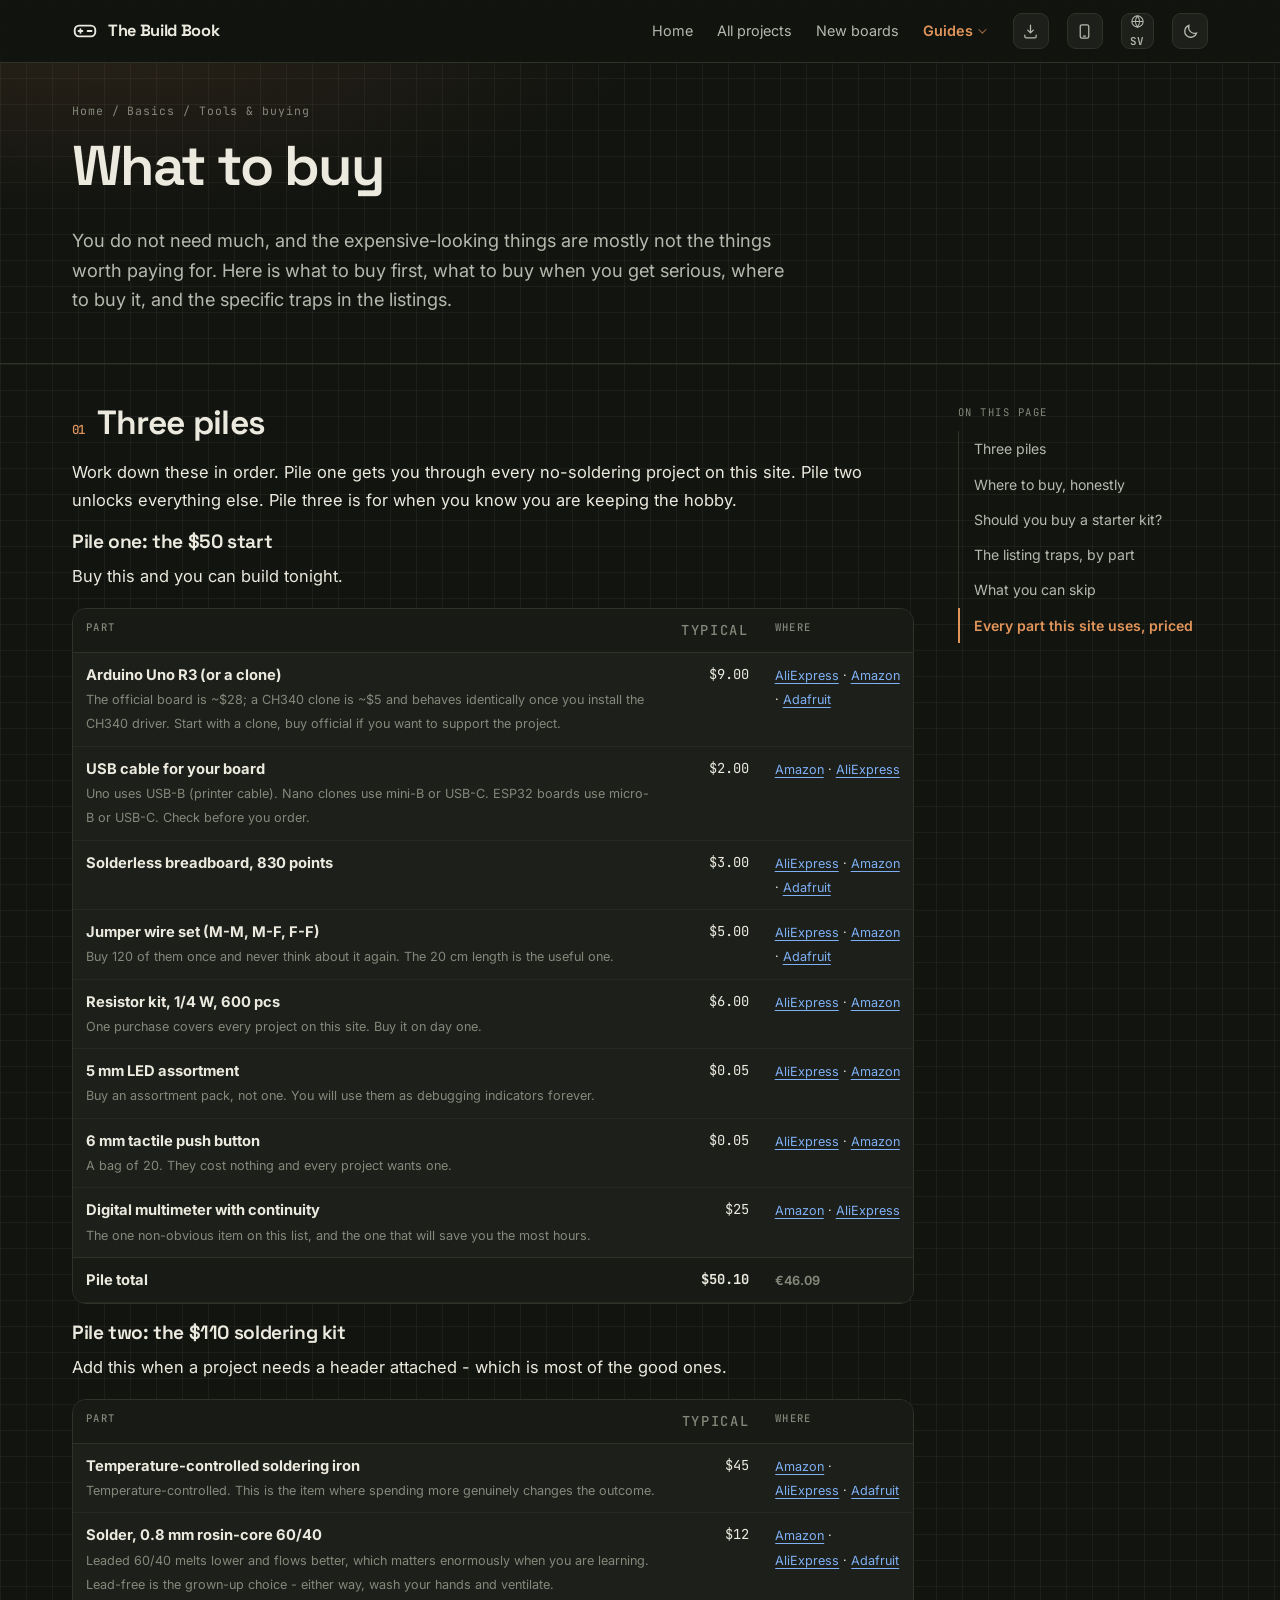
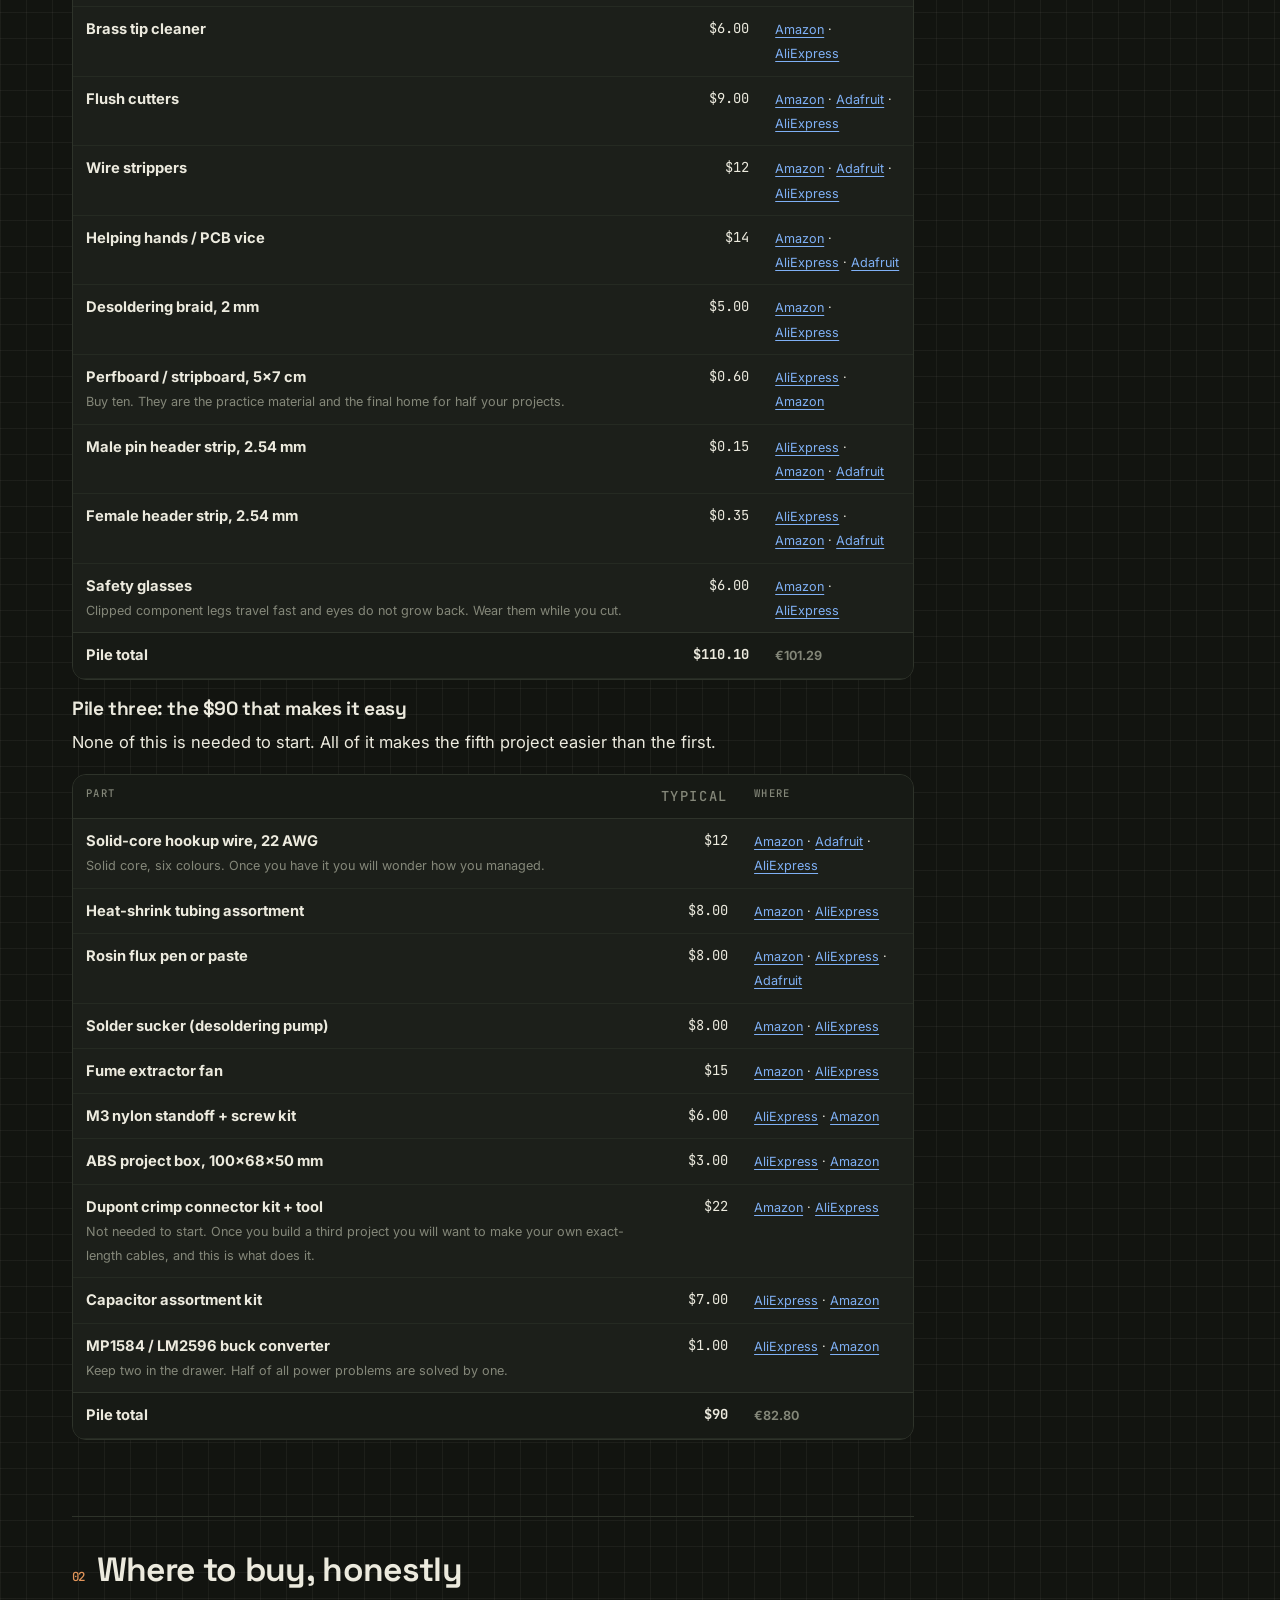
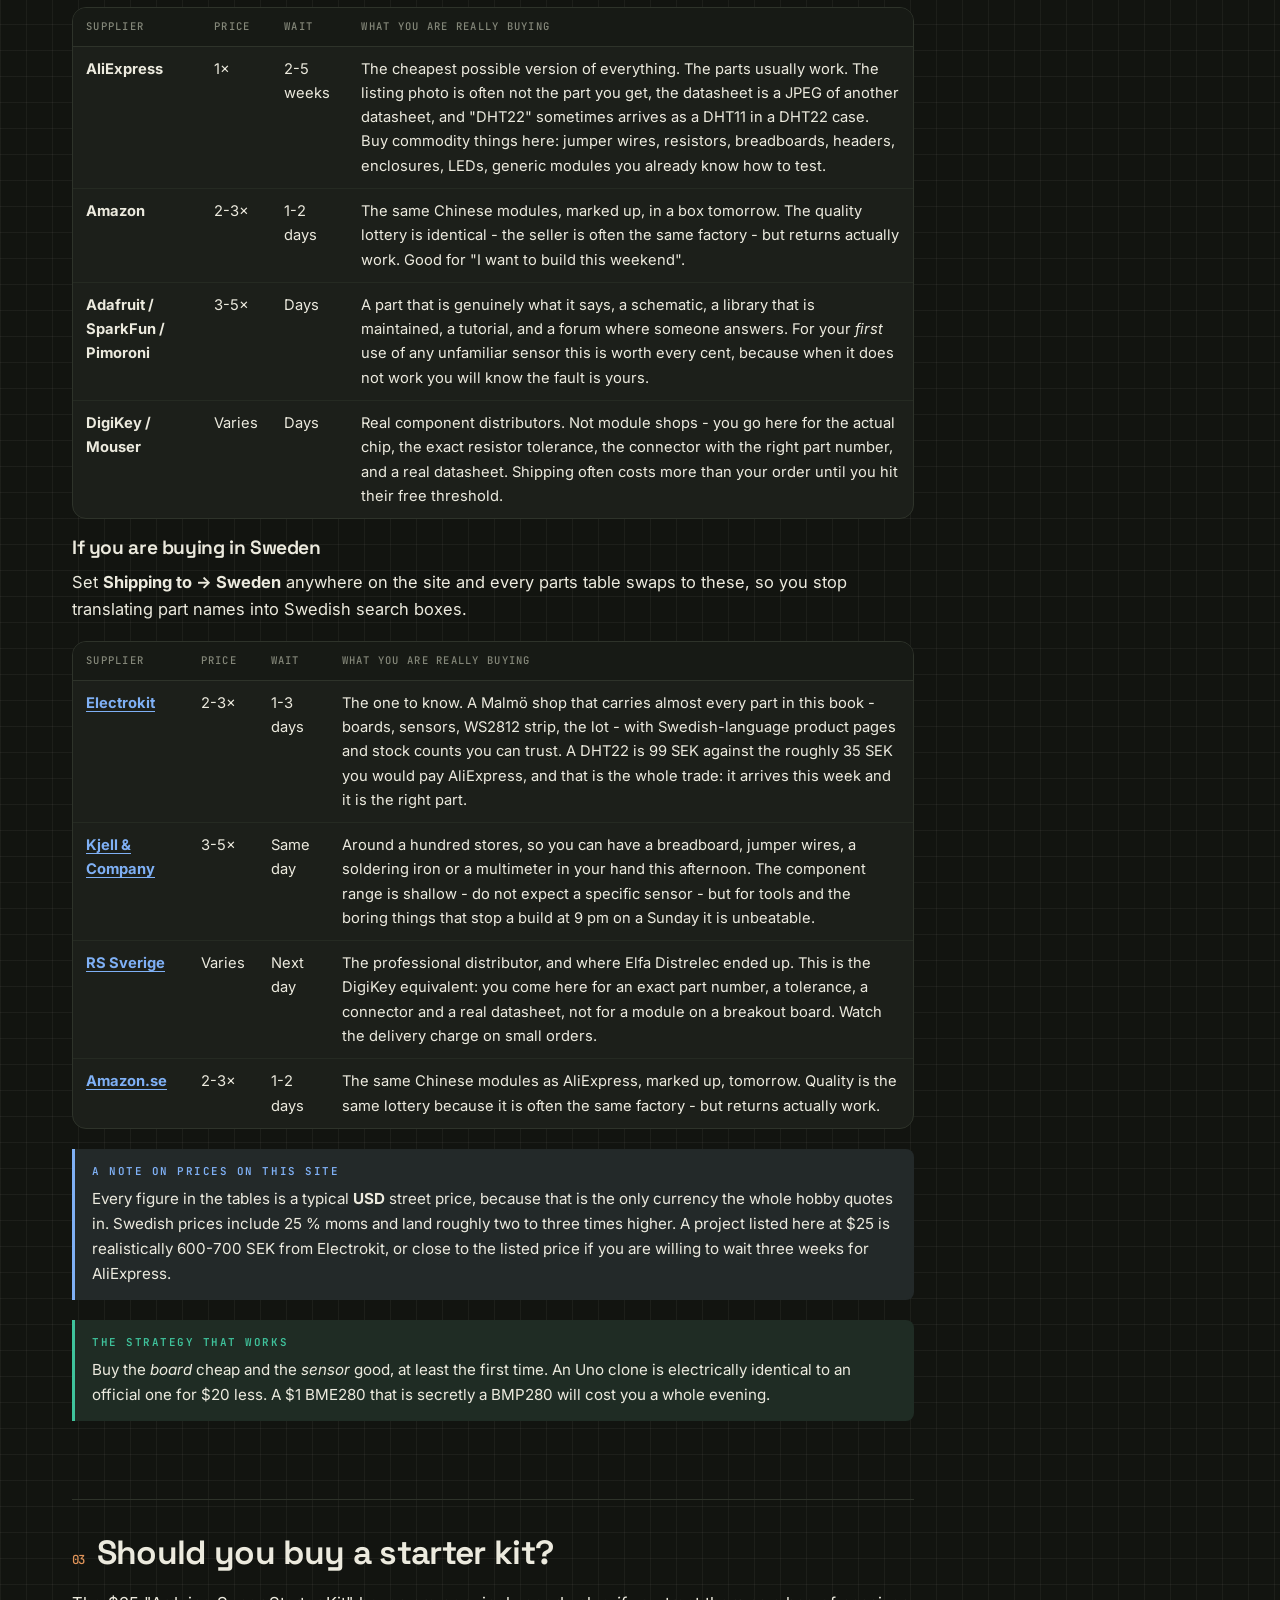
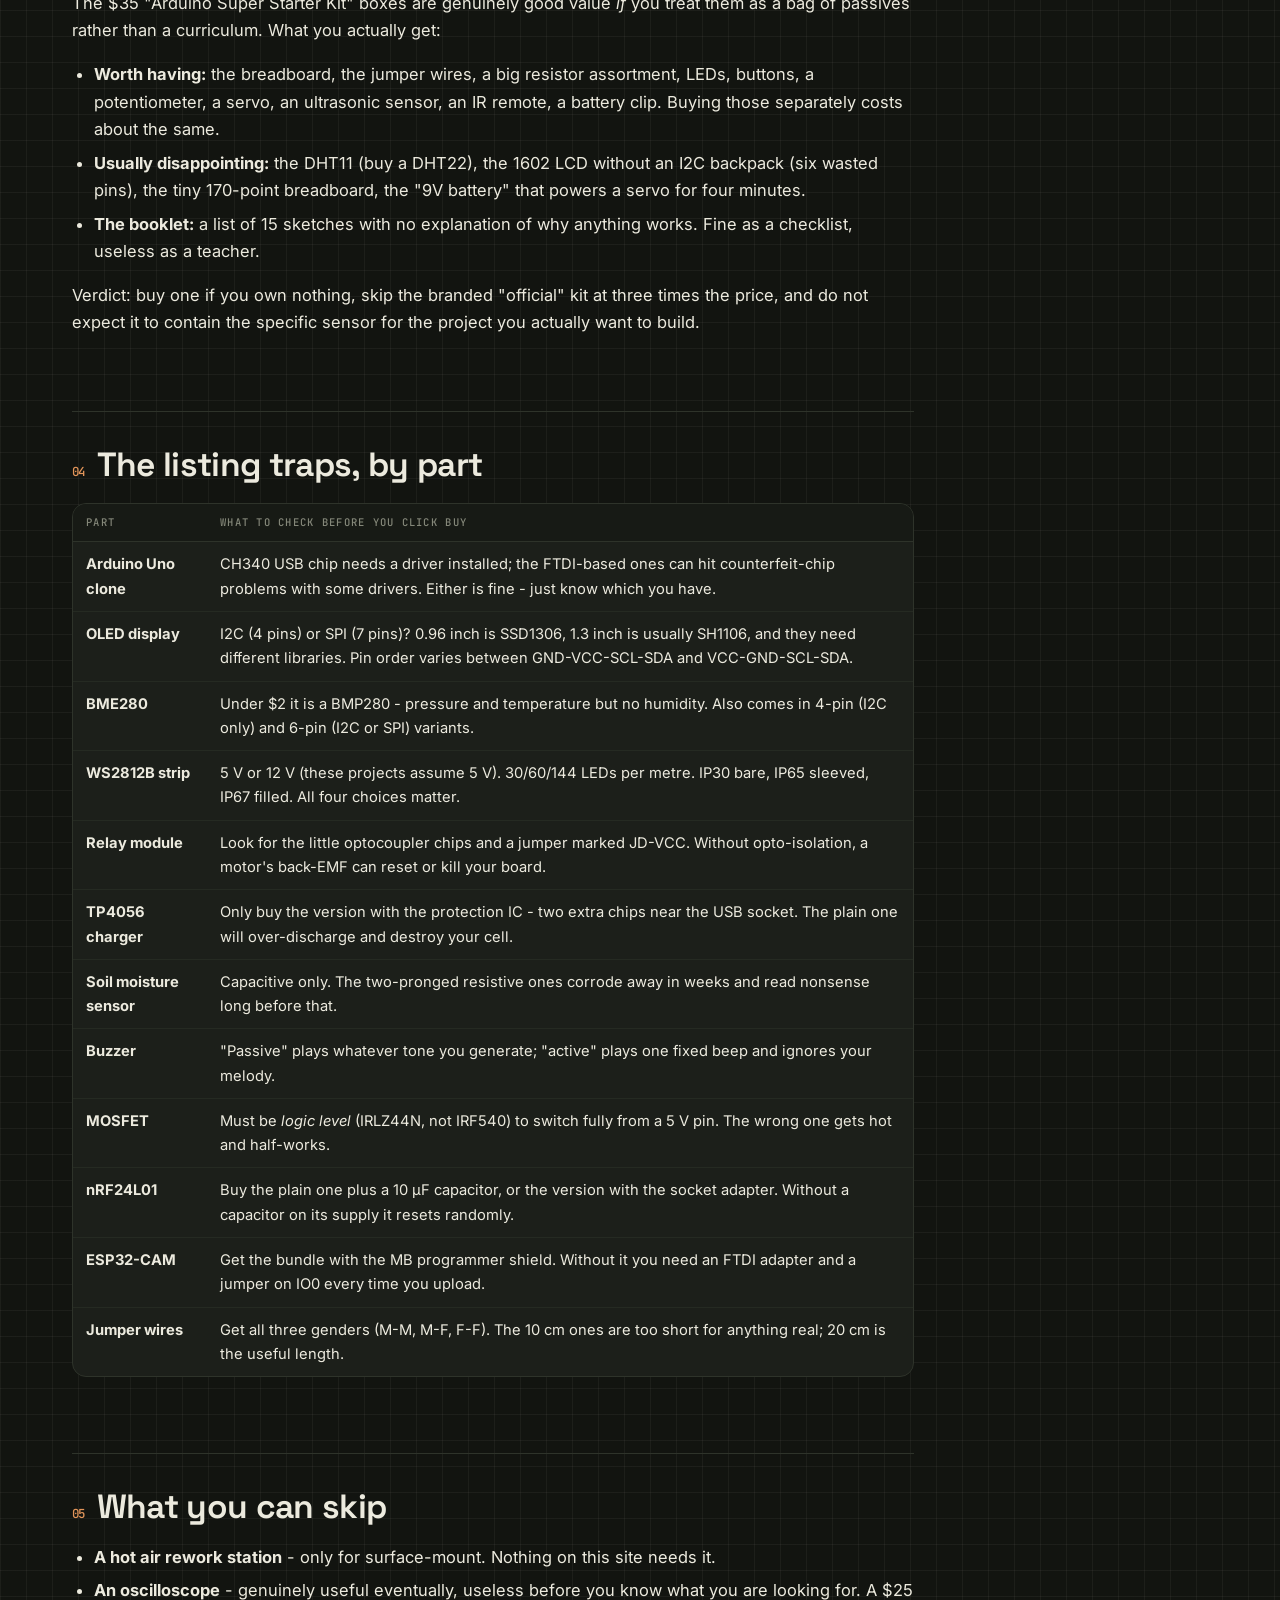
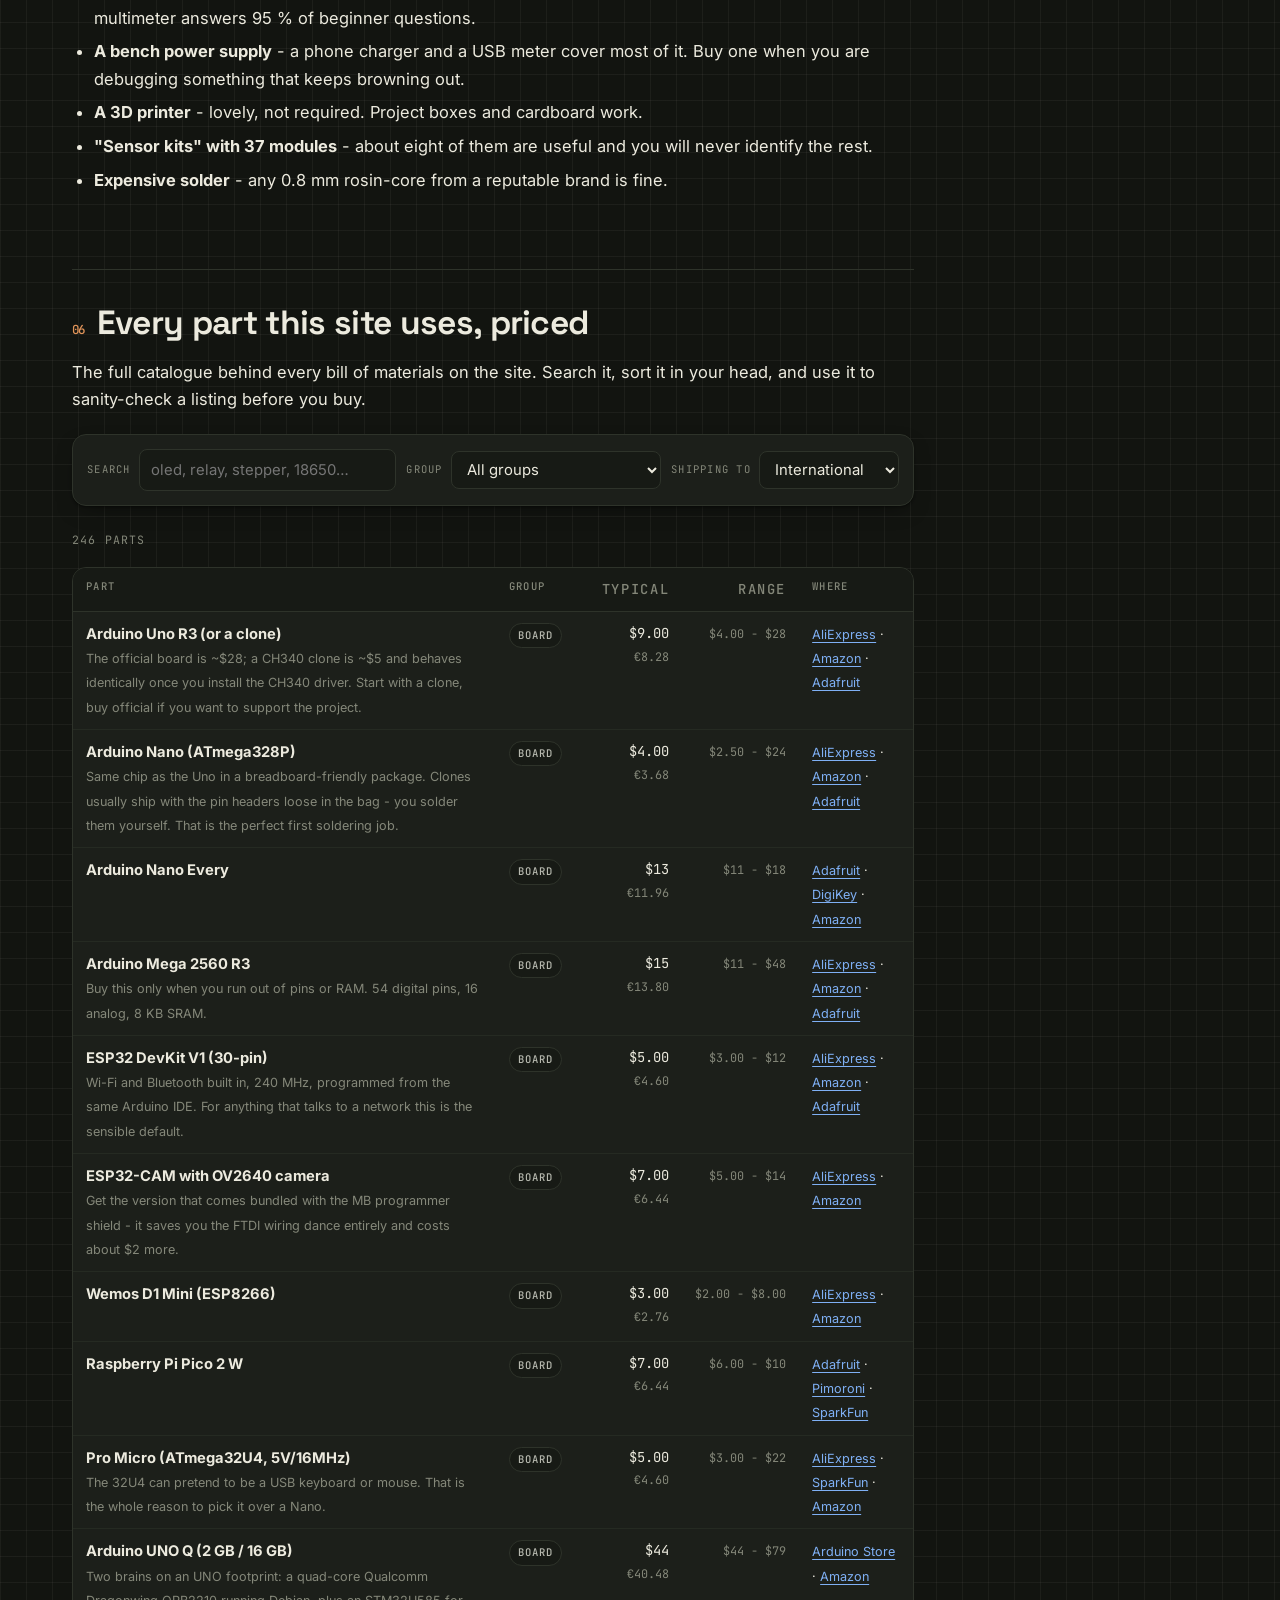
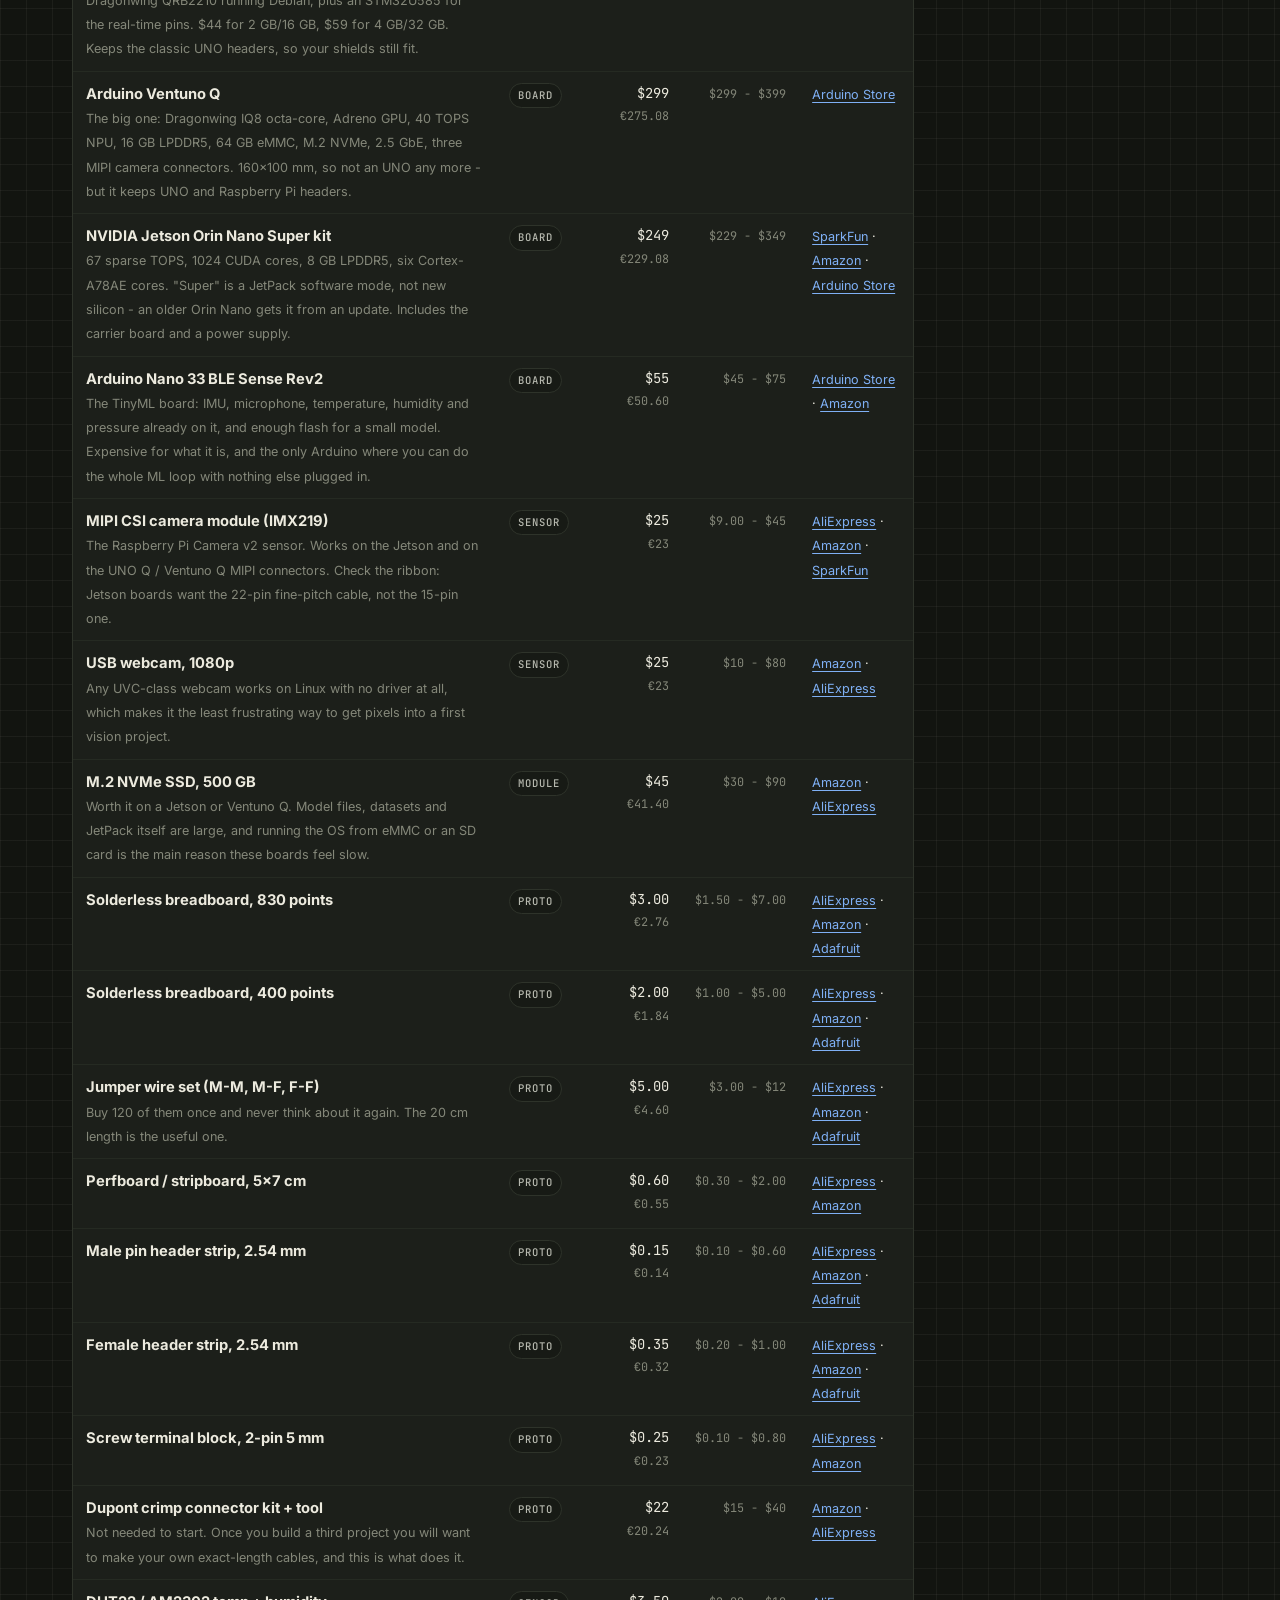
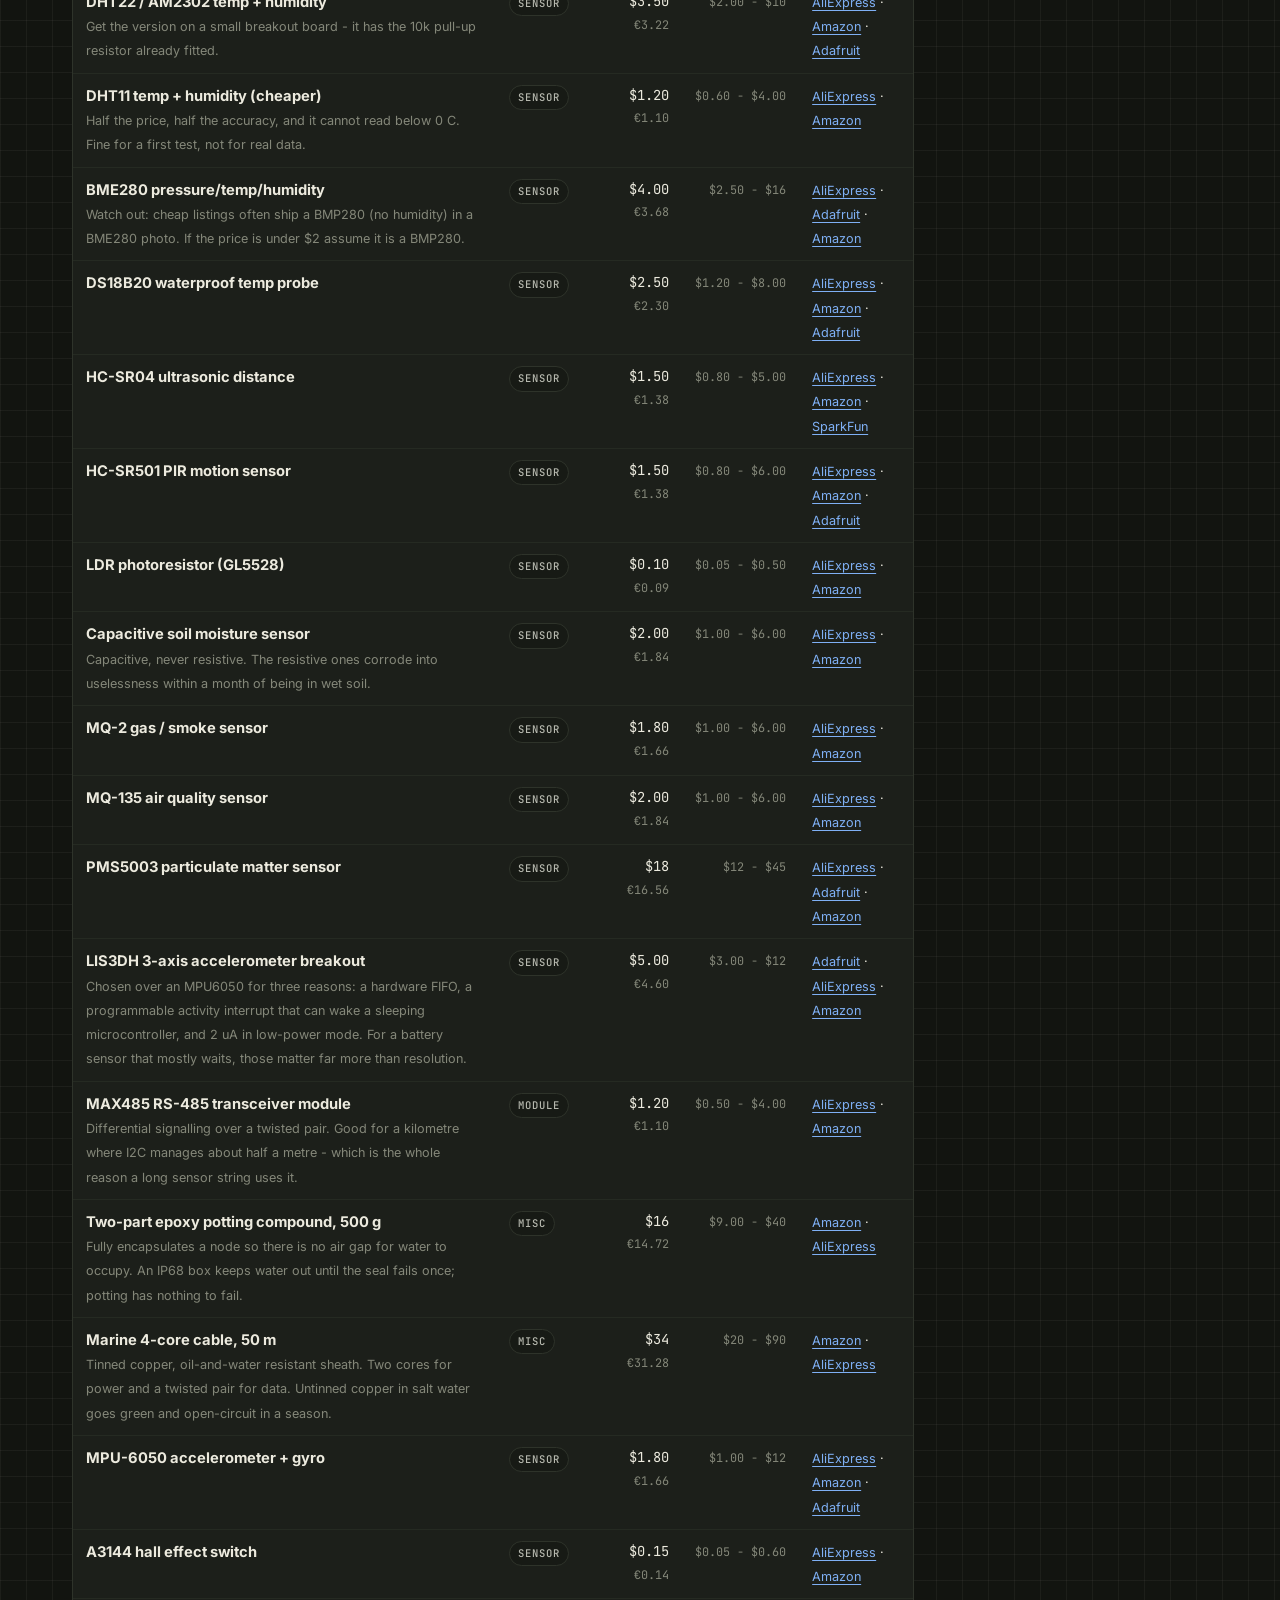
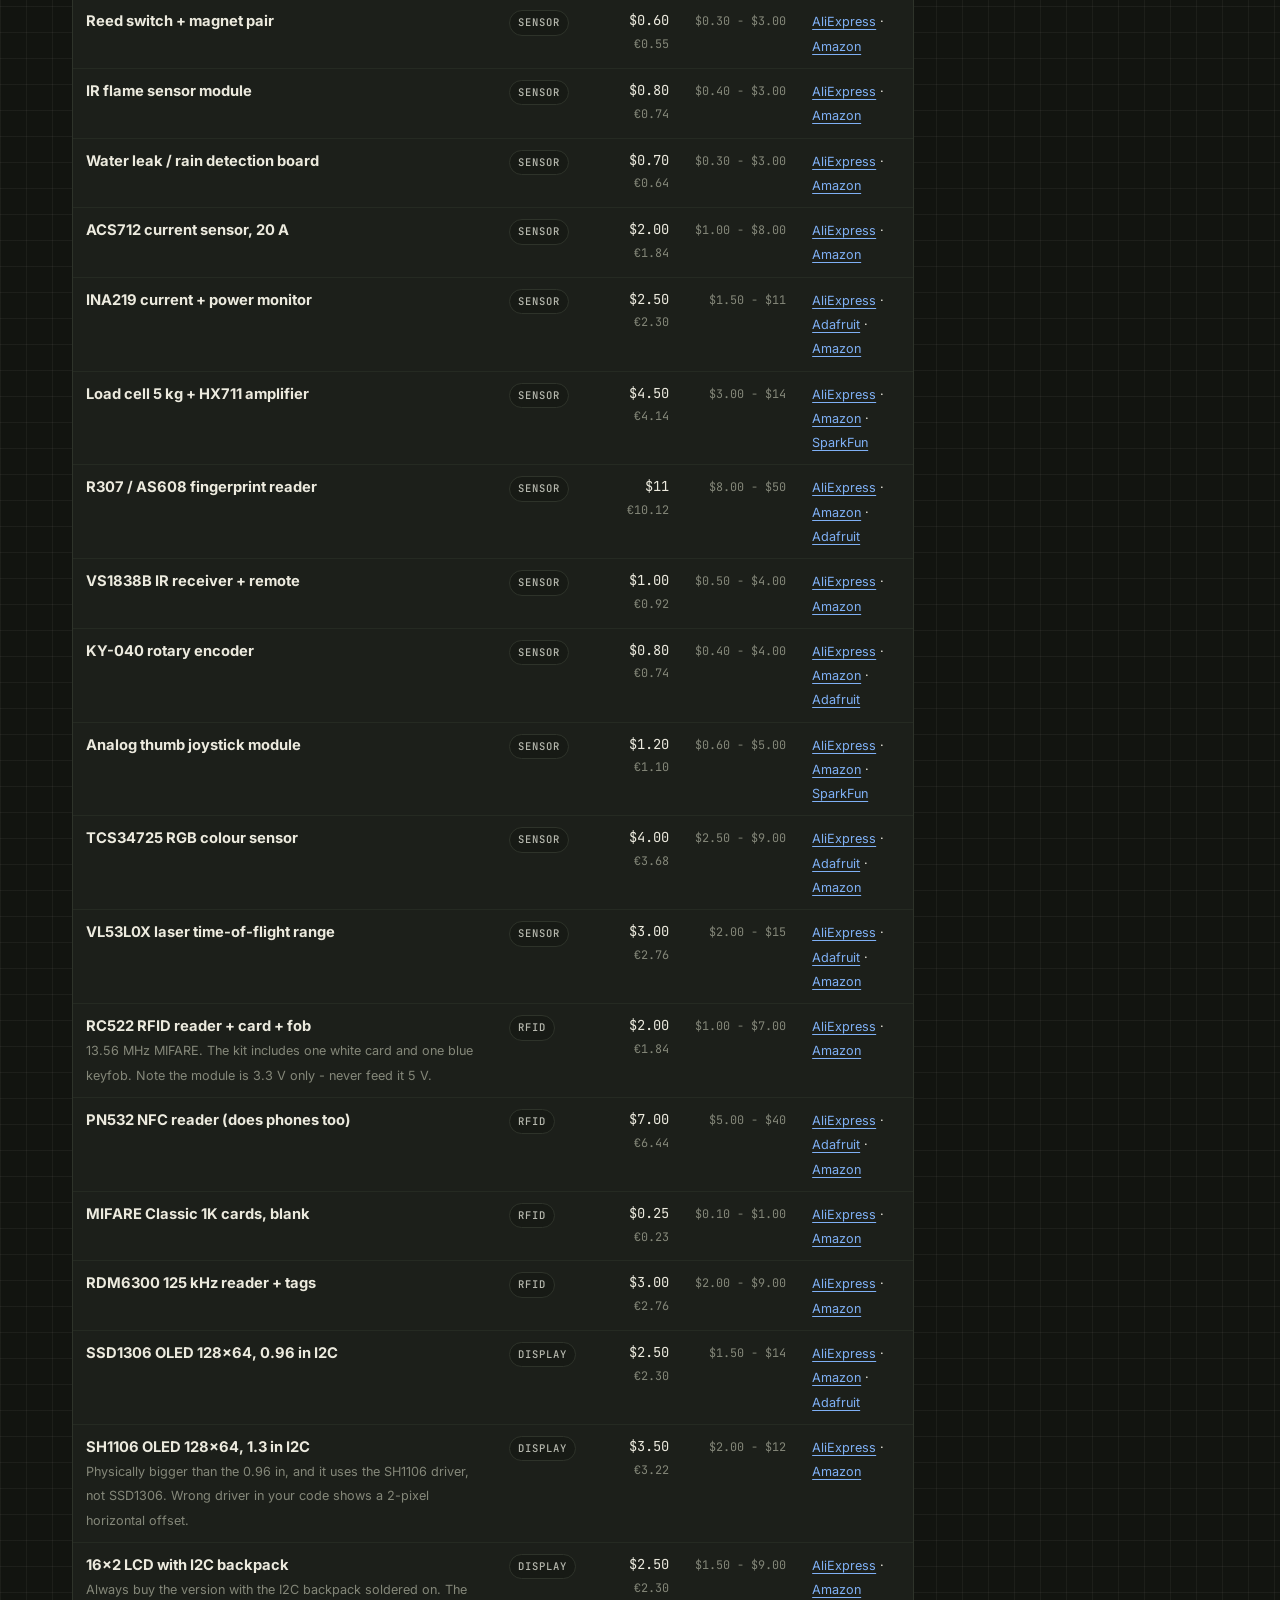
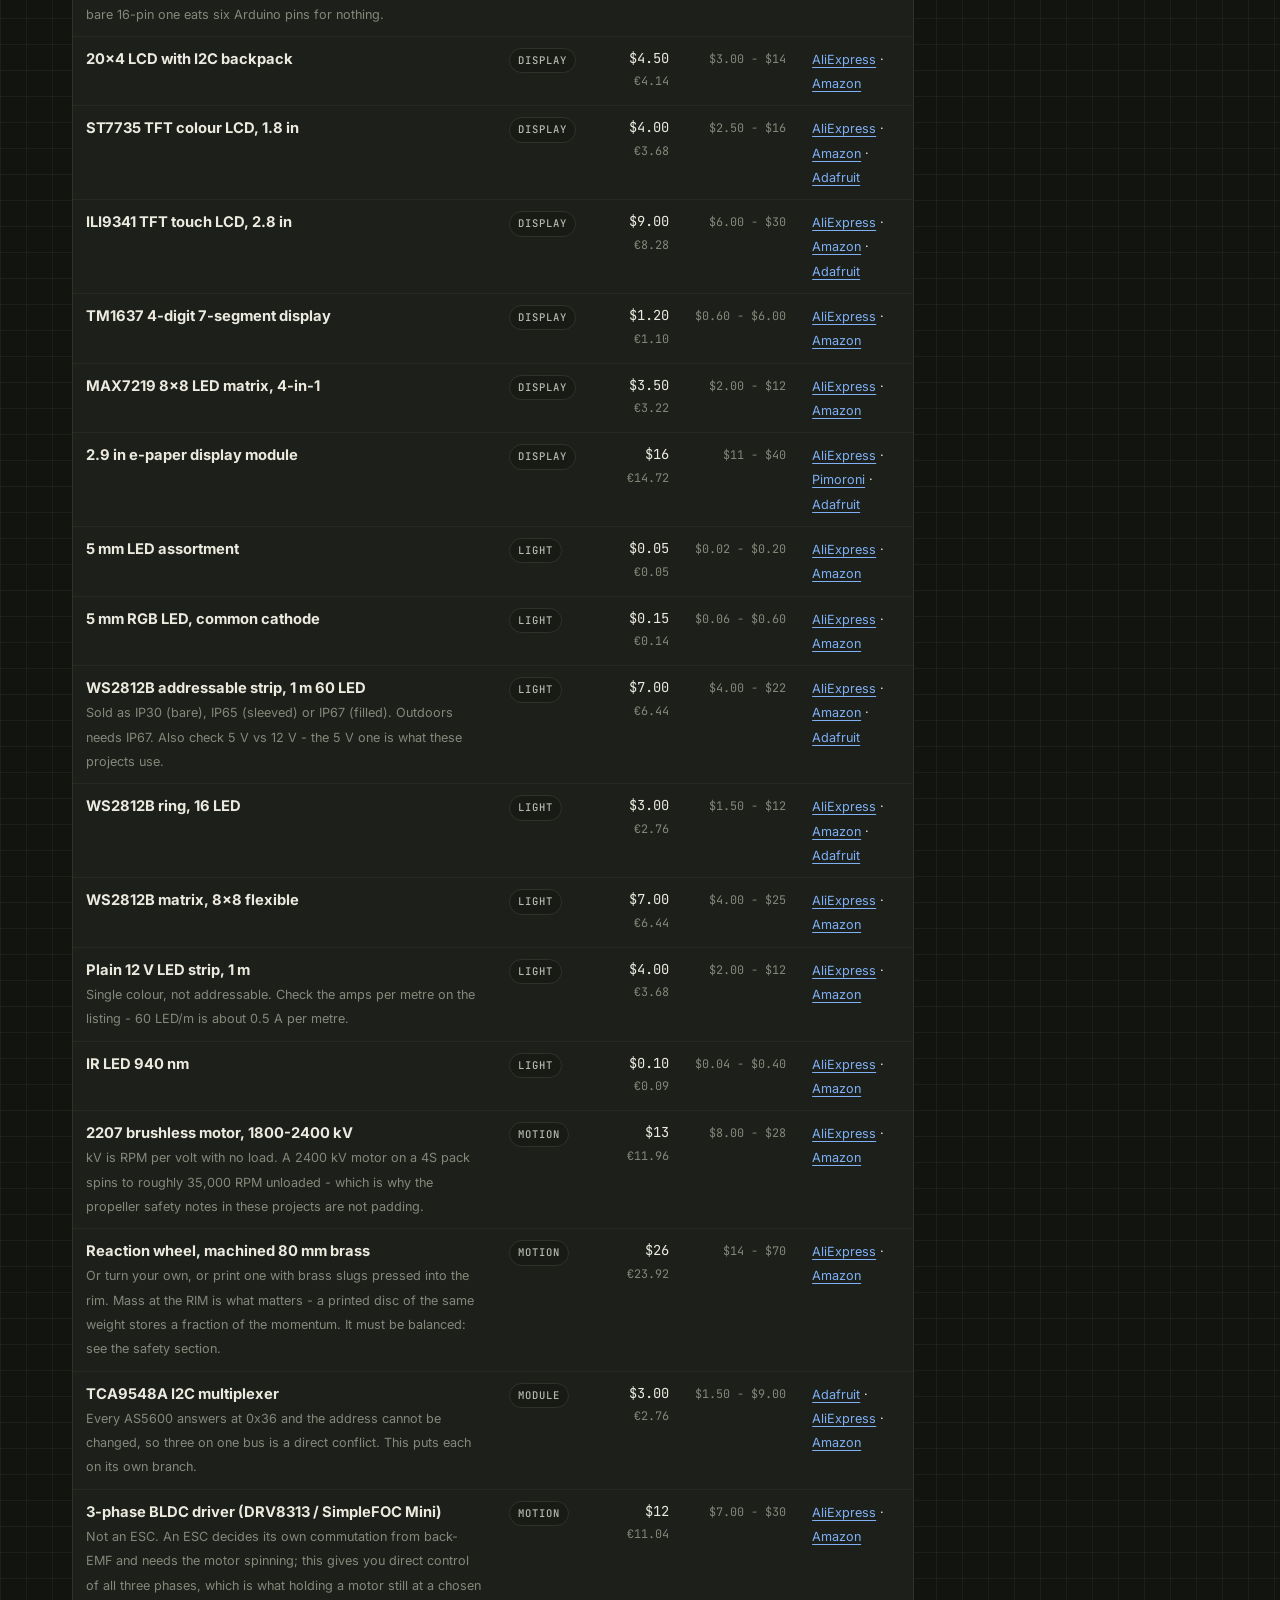
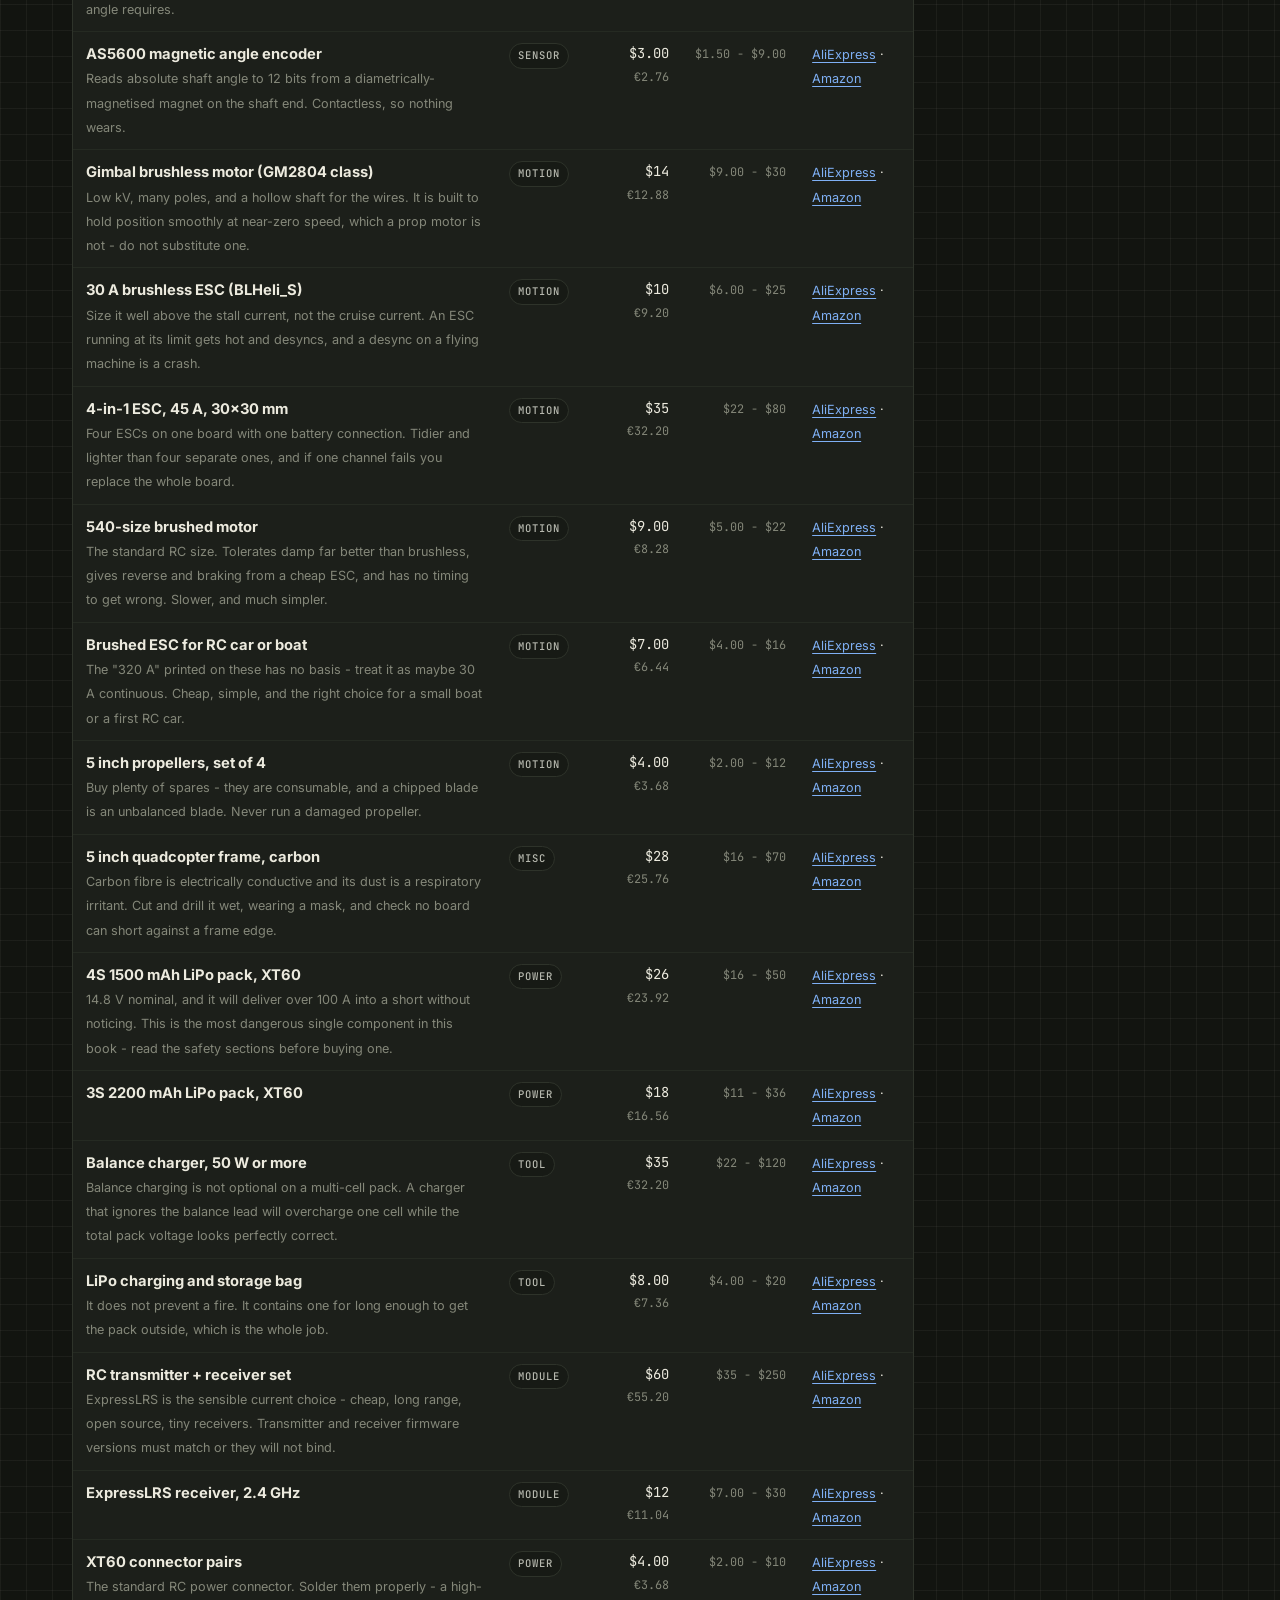
<file: basics/tools.html>
<!DOCTYPE html>
<html lang="en">
<head>
<meta charset="utf-8">
<meta name="viewport" content="width=device-width, initial-scale=1">
<title>What to buy — The Build Book</title>
<meta name="description" content="The honest shopping guide: a $60 starting pile, a $200 pile, which suppliers to use, what the kits really contain and what you can safely skip.">
<link rel="icon" href="../assets/favicon.svg" type="image/svg+xml">
<link rel="manifest" href="../manifest.webmanifest">
<link rel="apple-touch-icon" href="../assets/icons/apple-touch-icon.png">
<meta name="theme-color" content="#b4662b">
<meta name="apple-mobile-web-app-capable" content="yes">
<meta name="apple-mobile-web-app-status-bar-style" content="black-translucent">
<meta name="apple-mobile-web-app-title" content="Build Book">
<link rel="preconnect" href="https://fonts.googleapis.com">
<link rel="preconnect" href="https://fonts.gstatic.com" crossorigin>
<link href="https://fonts.googleapis.com/css2?family=Inter:wght@400;500;600&family=Space+Grotesk:wght@500;600;700&family=JetBrains+Mono:wght@400;500;600&display=swap" rel="stylesheet">
<link rel="stylesheet" href="../assets/css/style.css">
<script>(function(){try{var t=localStorage.getItem('ab-theme')||'dark';document.documentElement.setAttribute('data-theme',t);}catch(e){}}());</script>
</head>
<body>
<a class="skip" href="#main">Skip to content</a>

<section class="proj-head">
  <div class="wrap">
    <div class="crumbs"><a href="../index.html">Home</a> / Basics / Tools &amp; buying</div>
    <h1>What to buy</h1>
    <p class="lede">You do not need much, and the expensive-looking things are mostly not the things worth
    paying for. Here is what to buy first, what to buy when you get serious, where to buy it, and the
    specific traps in the listings.</p>
  </div>
</section>

<main class="wrap" id="main">
<div class="proj-layout">
<div class="pbody">

<section id="piles">
  <h2>Three piles</h2>
  <p>Work down these in order. Pile one gets you through every no-soldering project on this site. Pile two
  unlocks everything else. Pile three is for when you know you are keeping the hobby.</p>

  <h3 id="h-pile1">Pile one: the start</h3>
  <p>Buy this and you can build tonight.</p>
  <div id="pile1"></div>

  <h3 id="h-pile2">Pile two: the soldering kit</h3>
  <p>Add this when a project needs a header attached - which is most of the good ones.</p>
  <div id="pile2"></div>

  <h3 id="h-pile3">Pile three: when you are hooked</h3>
  <p>None of this is needed to start. All of it makes the fifth project easier than the first.</p>
  <div id="pile3"></div>
</section>

<section id="suppliers">
  <h2>Where to buy, honestly</h2>
  <div class="table-scroll"><table>
    <thead><tr><th>Supplier</th><th>Price</th><th>Wait</th><th>What you are really buying</th></tr></thead>
    <tbody>
      <tr><td><strong>AliExpress</strong></td><td>1&times;</td><td>2-5 weeks</td>
        <td>The cheapest possible version of everything. The parts usually work. The listing photo is often not
        the part you get, the datasheet is a JPEG of another datasheet, and "DHT22" sometimes arrives as a
        DHT11 in a DHT22 case. Buy commodity things here: jumper wires, resistors, breadboards, headers,
        enclosures, LEDs, generic modules you already know how to test.</td></tr>
      <tr><td><strong>Amazon</strong></td><td>2-3&times;</td><td>1-2 days</td>
        <td>The same Chinese modules, marked up, in a box tomorrow. The quality lottery is identical - the seller
        is often the same factory - but returns actually work. Good for "I want to build this weekend".</td></tr>
      <tr><td><strong>Adafruit / SparkFun / Pimoroni</strong></td><td>3-5&times;</td><td>Days</td>
        <td>A part that is genuinely what it says, a schematic, a library that is maintained, a tutorial, and a
        forum where someone answers. For your <em>first</em> use of any unfamiliar sensor this is worth every
        cent, because when it does not work you will know the fault is yours.</td></tr>
      <tr><td><strong>DigiKey / Mouser</strong></td><td>Varies</td><td>Days</td>
        <td>Real component distributors. Not module shops - you go here for the actual chip, the exact
        resistor tolerance, the connector with the right part number, and a real datasheet. Shipping often
        costs more than your order until you hit their free threshold.</td></tr>
    </tbody>
  </table></div>

  <h3 id="sweden">If you are buying in Sweden</h3>
  <p>Set <strong>Shipping to &rarr; Sweden</strong> anywhere on the site and every parts table swaps to
  these, so you stop translating part names into Swedish search boxes.</p>
  <div class="table-scroll"><table>
    <thead><tr><th>Supplier</th><th>Price</th><th>Wait</th><th>What you are really buying</th></tr></thead>
    <tbody>
      <tr><td><strong><a href="https://www.electrokit.com/" target="_blank" rel="noopener noreferrer">Electrokit</a></strong></td>
        <td>2-3&times;</td><td>1-3 days</td>
        <td>The one to know. A Malm&ouml; shop that carries almost every part in this book - boards, sensors,
        WS2812 strip, the lot - with Swedish-language product pages and stock counts you can trust. A DHT22 is
        99&nbsp;SEK against the roughly 35&nbsp;SEK you would pay AliExpress, and that is the whole trade:
        it arrives this week and it is the right part.</td></tr>
      <tr><td><strong><a href="https://www.kjell.com/se" target="_blank" rel="noopener noreferrer">Kjell &amp; Company</a></strong></td>
        <td>3-5&times;</td><td>Same day</td>
        <td>Around a hundred stores, so you can have a breadboard, jumper wires, a soldering iron or a
        multimeter in your hand this afternoon. The component range is shallow - do not expect a specific
        sensor - but for tools and the boring things that stop a build at 9&nbsp;pm on a Sunday it is
        unbeatable.</td></tr>
      <tr><td><strong><a href="https://se.rs-online.com/" target="_blank" rel="noopener noreferrer">RS Sverige</a></strong></td>
        <td>Varies</td><td>Next day</td>
        <td>The professional distributor, and where Elfa Distrelec ended up. This is the DigiKey equivalent:
        you come here for an exact part number, a tolerance, a connector and a real datasheet, not for a
        module on a breakout board. Watch the delivery charge on small orders.</td></tr>
      <tr><td><strong><a href="https://www.amazon.se/" target="_blank" rel="noopener noreferrer">Amazon.se</a></strong></td>
        <td>2-3&times;</td><td>1-2 days</td>
        <td>The same Chinese modules as AliExpress, marked up, tomorrow. Quality is the same lottery because
        it is often the same factory - but returns actually work.</td></tr>
    </tbody>
  </table></div>

  <div class="note"><span class="t">A note on prices on this site</span>
  <p>Every figure in the tables is a typical <strong>USD</strong> street price, because that is the only
  currency the whole hobby quotes in. Swedish prices include 25&nbsp;% moms and land roughly two to three
  times higher. A project listed here at $25 is realistically 600-700&nbsp;SEK from Electrokit, or close to
  the listed price if you are willing to wait three weeks for AliExpress.</p></div>

  <div id="region-note"></div>
  <div class="note tip"><span class="t">The strategy that works</span>
  <p>Buy the <em>board</em> cheap and the <em>sensor</em> good, at least the first time. An Uno clone is
  electrically identical to an official one for $20 less. A $1 BME280 that is secretly a BMP280 will cost you
  a whole evening.</p></div>
</section>

<section id="kits">
  <h2>Should you buy a starter kit?</h2>
  <p>The $35 "Arduino Super Starter Kit" boxes are genuinely good value <em>if</em> you treat them as a bag of
  passives rather than a curriculum. What you actually get:</p>
  <ul>
    <li><strong>Worth having:</strong> the breadboard, the jumper wires, a big resistor assortment, LEDs,
    buttons, a potentiometer, a servo, an ultrasonic sensor, an IR remote, a battery clip. Buying those
    separately costs about the same.</li>
    <li><strong>Usually disappointing:</strong> the DHT11 (buy a DHT22), the 1602 LCD without an I2C backpack
    (six wasted pins), the tiny 170-point breadboard, the "9V battery" that powers a servo for four minutes.</li>
    <li><strong>The booklet:</strong> a list of 15 sketches with no explanation of why anything works. Fine as
    a checklist, useless as a teacher.</li>
  </ul>
  <p>Verdict: buy one if you own nothing, skip the branded "official" kit at three times the price, and do not
  expect it to contain the specific sensor for the project you actually want to build.</p>
</section>

<section id="traps">
  <h2>The listing traps, by part</h2>
  <div class="table-scroll"><table>
    <thead><tr><th>Part</th><th>What to check before you click buy</th></tr></thead>
    <tbody>
      <tr><td><strong>Arduino Uno clone</strong></td><td>CH340 USB chip needs a driver installed; the FTDI-based ones can hit counterfeit-chip problems with some drivers. Either is fine - just know which you have.</td></tr>
      <tr><td><strong>OLED display</strong></td><td>I2C (4 pins) or SPI (7 pins)? 0.96&nbsp;inch is SSD1306, 1.3&nbsp;inch is usually SH1106, and they need different libraries. Pin order varies between GND-VCC-SCL-SDA and VCC-GND-SCL-SDA.</td></tr>
      <tr><td><strong>BME280</strong></td><td>Under $2 it is a BMP280 - pressure and temperature but no humidity. Also comes in 4-pin (I2C only) and 6-pin (I2C or SPI) variants.</td></tr>
      <tr><td><strong>WS2812B strip</strong></td><td>5&nbsp;V or 12&nbsp;V (these projects assume 5&nbsp;V). 30/60/144 LEDs per metre. IP30 bare, IP65 sleeved, IP67 filled. All four choices matter.</td></tr>
      <tr><td><strong>Relay module</strong></td><td>Look for the little optocoupler chips and a jumper marked JD-VCC. Without opto-isolation, a motor's back-EMF can reset or kill your board.</td></tr>
      <tr><td><strong>TP4056 charger</strong></td><td>Only buy the version with the protection IC - two extra chips near the USB socket. The plain one will over-discharge and destroy your cell.</td></tr>
      <tr><td><strong>Soil moisture sensor</strong></td><td>Capacitive only. The two-pronged resistive ones corrode away in weeks and read nonsense long before that.</td></tr>
      <tr><td><strong>Buzzer</strong></td><td>"Passive" plays whatever tone you generate; "active" plays one fixed beep and ignores your melody.</td></tr>
      <tr><td><strong>MOSFET</strong></td><td>Must be <em>logic level</em> (IRLZ44N, not IRF540) to switch fully from a 5&nbsp;V pin. The wrong one gets hot and half-works.</td></tr>
      <tr><td><strong>nRF24L01</strong></td><td>Buy the plain one plus a 10&nbsp;&micro;F capacitor, or the version with the socket adapter. Without a capacitor on its supply it resets randomly.</td></tr>
      <tr><td><strong>ESP32-CAM</strong></td><td>Get the bundle with the MB programmer shield. Without it you need an FTDI adapter and a jumper on IO0 every time you upload.</td></tr>
      <tr><td><strong>Jumper wires</strong></td><td>Get all three genders (M-M, M-F, F-F). The 10&nbsp;cm ones are too short for anything real; 20&nbsp;cm is the useful length.</td></tr>
    </tbody>
  </table></div>
</section>

<section id="skip">
  <h2>What you can skip</h2>
  <ul>
    <li><strong>A hot air rework station</strong> - only for surface-mount. Nothing on this site needs it.</li>
    <li><strong>An oscilloscope</strong> - genuinely useful eventually, useless before you know what you are
    looking for. A $25 multimeter answers 95&nbsp;% of beginner questions.</li>
    <li><strong>A bench power supply</strong> - a phone charger and a USB meter cover most of it. Buy one when
    you are debugging something that keeps browning out.</li>
    <li><strong>A 3D printer</strong> - lovely, not required. Project boxes and cardboard work.</li>
    <li><strong>"Sensor kits" with 37 modules</strong> - about eight of them are useful and you will never
    identify the rest.</li>
    <li><strong>Expensive solder</strong> - any 0.8&nbsp;mm rosin-core from a reputable brand is fine.</li>
  </ul>
</section>

<section id="part-index">
  <h2>Every part this site uses, priced</h2>
  <p>The full catalogue behind every bill of materials on the site. Search it, sort it in your head, and use
  it to sanity-check a listing before you buy.</p>
  <div class="toolbar" style="margin-top:20px">
    <div class="field" style="flex:2 1 260px">
      <label for="pq">Search</label>
      <input id="pq" type="search" placeholder="oled, relay, stepper, 18650&hellip;" autocomplete="off">
    </div>
    <div class="field"><label for="pcat">Group</label><select id="pcat"></select></div>
    <div id="region-slot"></div>
  </div>
  <div id="parts-table"></div>
</section>

</div>
<aside class="toc"><div class="t">On this page</div><ol></ol></aside>
</div>
</main>

<script src="../assets/data/parts.js"></script>
<script src="../assets/data/categories.js"></script>
<script src="../assets/data/i18n.js"></script>
<script src="../assets/js/site.js"></script>
<script>
(function () {
  AB.chrome('tools.html');

  /* Headings quote a price, so derive it from the catalogue rather than
     typing a number that goes stale the next time a part is repriced. */
  function pile(host, heading, label, ids, blurbs) {
    var total = ids.reduce(function (t, id) {
      var p = AB.partIndex[id];
      return t + (p ? p.price : 0);
    }, 0);
    document.getElementById(host).innerHTML = table(ids, blurbs);
    document.getElementById(heading).textContent =
      label.replace('$$', '$' + Math.round(total / 5) * 5);
  }

  function table(ids, blurbs) {
    var total = 0;
    var rows = ids.map(function (id) {
      var p = AB.partIndex[id];
      if (!p) return '';
      total += p.price;
      var links = AB.buyLinks(p);
      return '<tr><td><strong>' + AB.esc(p.name) + '</strong>' +
        ((blurbs && blurbs[id]) ? '<br><small class="muted">' + blurbs[id] + '</small>' :
          (p.note ? '<br><small class="muted">' + AB.esc(p.note) + '</small>' : '')) +
        '</td><td class="num">' + AB.usd(p.price) + '</td><td><small>' + links + '</small></td></tr>';
    }).join('');
    return '<div class="table-scroll"><table><thead><tr><th>Part</th><th class="num">Typical</th><th>Where</th></tr></thead>' +
      '<tbody>' + rows + '</tbody><tfoot><tr><td><strong>Pile total</strong></td>' +
      '<td class="num"><strong>' + AB.usd(total) + '</strong></td>' +
      '<td><small class="muted">' + AB.eur(total) + '</small></td></tr></tfoot></table></div>';
  }

  function buildPiles() {
  pile('pile1', 'h-pile1', 'Pile one: the $$ start',
    ['uno', 'usb-cable', 'bb-830', 'jumpers', 'res-kit', 'led5', 'button', 'dmm'],
    {
      led5: 'Buy an assortment pack, not one. You will use them as debugging indicators forever.',
      button: 'A bag of 20. They cost nothing and every project wants one.',
      dmm: 'The one non-obvious item on this list, and the one that will save you the most hours.'
    });

  pile('pile2', 'h-pile2', 'Pile two: the $$ soldering kit',
    ['iron', 'solder', 'sponge', 'cutters', 'strippers', 'helping', 'wick', 'perfboard', 'headers', 'headers-f', 'glasses'],
    {
      iron: 'Temperature-controlled. This is the item where spending more genuinely changes the outcome.',
      perfboard: 'Buy ten. They are the practice material and the final home for half your projects.'
    });

  pile('pile3', 'h-pile3', 'Pile three: the $$ that makes it easy',
    ['hookup', 'heatshrink', 'flux', 'sucker', 'fan-fume', 'standoffs', 'box-abs', 'dupont-kit', 'cap-kit', 'buck'],
    {
      hookup: 'Solid core, six colours. Once you have it you will wonder how you managed.',
      buck: 'Keep two in the drawer. Half of all power problems are solved by one.'
    });
  }
  buildPiles();

  /* A short honest note about buying in the selected region. */
  function showRegionNote() {
    var region = AB.regions[AB.region.get()] || AB.regions.intl;
    var slot = document.getElementById('region-note');
    if (!slot) return;
    slot.innerHTML = region.note
      ? '<div class="note tip"><span class="t">Buying in ' + AB.esc(region.name) + '</span><p>' +
        region.note + '</p></div>'
      : '';
  }

  /* --- the full searchable catalogue ---------------------------------- */
  var cats = [];
  AB.parts.forEach(function (p) { if (cats.indexOf(p.cat) < 0) cats.push(p.cat); });
  var sel = document.getElementById('pcat');
  sel.innerHTML = '<option value="">All groups</option>' + cats.sort().map(function (c) {
    return '<option value="' + c + '">' + c + '</option>';
  }).join('');

  function render() {
    var q = document.getElementById('pq').value.trim().toLowerCase(), cat = sel.value;
    var list = AB.parts.filter(function (p) {
      if (cat && p.cat !== cat) return false;
      if (q && (p.name + ' ' + p.q + ' ' + (p.note || '')).toLowerCase().indexOf(q) < 0) return false;
      return true;
    });
    document.getElementById('parts-table').innerHTML =
      '<p class="result-count">' + list.length + ' parts</p>' +
      '<div class="table-scroll"><table><thead><tr><th>Part</th><th>Group</th>' +
      '<th class="num">Typical</th><th class="num">Range</th><th>Where</th></tr></thead><tbody>' +
      list.map(function (p) {
        var links = AB.buyLinks(p);
        return '<tr><td><strong>' + AB.esc(p.name) + '</strong>' +
          (p.note ? '<br><small class="muted">' + AB.esc(p.note) + '</small>' : '') +
          '</td><td><span class="chip">' + p.cat + '</span></td>' +
          '<td class="num">' + AB.usd(p.price) + '<br><small class="muted">' + AB.eur(p.price) + '</small></td>' +
          '<td class="num"><small class="muted">' + AB.usd(p.lo) + ' - ' + AB.usd(p.hi) + '</small></td>' +
          '<td><small>' + links + '</small></td></tr>';
      }).join('') + '</tbody></table></div>';
  }
  document.getElementById('pq').addEventListener('input', render);
  sel.addEventListener('change', render);

  document.getElementById('region-slot').innerHTML = AB.regionPicker('Shipping to');
  AB.bindRegionPicker(document);
  document.addEventListener('ab-region-change', function () {
    buildPiles();
    render();
    document.getElementById('region-slot').innerHTML = AB.regionPicker('Shipping to');
    document.getElementById('ab-region-sel')._bound = false;
    AB.bindRegionPicker(document);
    showRegionNote();
  });

  showRegionNote();
  render();

  AB.autoToc();
}());
</script>
</body>
</html>
</file>
<file: assets/css/style.css>
/* ==========================================================================
   The Build Book - design system
   Light + dark, no framework. Everything here is hand-rolled so the site
   works from a file:// URL with no build step and no dependencies.
   ========================================================================== */

/* --- tokens ------------------------------------------------------------- */
:root{
  --paper:#f7f5f0;
  --paper-2:#fffdf8;
  --card:#ffffff;
  --ink:#191a17;
  --ink-2:#4a4d47;
  --ink-3:#7c807a;
  --rule:#ddd9d0;
  --rule-2:#eae6dd;
  --copper:#b4662b;
  --copper-2:#8d4d1d;
  --pcb:#0d7a5f;
  --solder:#2f6fd0;
  --warn:#9a6c05;
  --danger:#b3372d;
  --grid:rgba(25,26,23,.045);
  --shadow:0 1px 2px rgba(25,26,23,.06),0 8px 24px -12px rgba(25,26,23,.18);
  --shadow-lg:0 2px 4px rgba(25,26,23,.06),0 20px 50px -20px rgba(25,26,23,.28);
  --radius:14px;
  --radius-sm:8px;
  --mono:"JetBrains Mono",ui-monospace,SFMono-Regular,Menlo,Consolas,monospace;
  --sans:"Inter",system-ui,-apple-system,"Segoe UI",Roboto,sans-serif;
  --display:"Space Grotesk","Inter",system-ui,sans-serif;
  --wrap:1180px;
  color-scheme:light;
}
:root[data-theme="dark"]{
  --paper:#121410;
  --paper-2:#171a15;
  --card:#1c1f1a;
  --ink:#eceade;
  --ink-2:#b6b8ae;
  --ink-3:#848779;
  --rule:#2e332a;
  --rule-2:#252a22;
  --copper:#e2955a;
  --copper-2:#f0b183;
  --pcb:#3fc39c;
  --solder:#7fb0f5;
  --warn:#e0b44a;
  --danger:#f08076;
  --grid:rgba(236,234,222,.05);
  --shadow:0 1px 2px rgba(0,0,0,.4),0 8px 24px -12px rgba(0,0,0,.7);
  --shadow-lg:0 2px 4px rgba(0,0,0,.4),0 20px 50px -20px rgba(0,0,0,.8);
  color-scheme:dark;
}

*,*::before,*::after{box-sizing:border-box}
html{-webkit-text-size-adjust:100%;scroll-behavior:smooth;scroll-padding-top:86px}
@media (prefers-reduced-motion:reduce){html{scroll-behavior:auto}}

body{
  margin:0;
  background:var(--paper);
  background-image:linear-gradient(var(--grid) 1px,transparent 1px),
                   linear-gradient(90deg,var(--grid) 1px,transparent 1px);
  background-size:26px 26px;
  color:var(--ink);
  font:400 16.5px/1.65 var(--sans);
  font-feature-settings:"kern" 1,"liga" 1;
}

.wrap{max-width:var(--wrap);margin:0 auto;padding:0 22px}
.wrap-narrow{max-width:820px;margin:0 auto;padding:0 22px}

h1,h2,h3,h4{font-family:var(--display);font-weight:650;line-height:1.15;letter-spacing:-.02em;margin:0 0 .5em}
h1{font-size:clamp(2.1rem,1.3rem + 3.2vw,3.5rem);letter-spacing:-.035em}
h2{font-size:clamp(1.5rem,1.15rem + 1.5vw,2.1rem)}
h3{font-size:1.2rem}
h4{font-size:1.02rem}
p{margin:0 0 1.05em}
a{color:var(--solder);text-underline-offset:3px;text-decoration-thickness:1px}
a:hover{color:var(--copper)}
hr{border:0;border-top:1px solid var(--rule);margin:36px 0}
img{max-width:100%;height:auto}
small{font-size:.86em}
::selection{background:var(--copper);color:#fff}

.kicker{
  font-family:var(--mono);font-size:.7rem;font-weight:500;
  letter-spacing:.18em;text-transform:uppercase;color:var(--copper);
  margin:0 0 .55em;
}
.lede{font-size:1.14rem;line-height:1.6;color:var(--ink-2);max-width:66ch}
.muted{color:var(--ink-3)}
.center{text-align:center}

/* --- header / nav ------------------------------------------------------- */
.site-head{
  position:sticky;top:0;z-index:60;
  background:color-mix(in srgb,var(--paper) 88%,transparent);
  backdrop-filter:saturate(1.6) blur(12px);
  border-bottom:1px solid var(--rule);
}
.site-head .bar{display:flex;align-items:center;gap:18px;height:62px;max-width:var(--wrap);margin:0 auto;padding:0 22px}
.brand{display:flex;align-items:center;gap:10px;font-family:var(--display);font-weight:700;font-size:1.02rem;letter-spacing:-.02em;color:var(--ink);text-decoration:none;white-space:nowrap}
.brand:hover{color:var(--copper)}
.brand svg{flex:0 0 auto;display:block}
/* On a phone the bar holds the brand plus five buttons. At the desktop
   18 px gap that is wider than the screen, and the header clips rather than
   scrolls - so the last button, the theme toggle, simply vanished. */
@media (max-width:620px){
  .site-head .bar{gap:6px;padding:0 12px}
  .brand{gap:7px;font-size:.95rem;margin-right:auto}
  .lang-btn{padding:0 6px}
}
.nav{display:flex;gap:2px;margin-left:auto;align-items:center}
.nav a{font-size:.9rem;color:var(--ink-2);text-decoration:none;padding:7px 11px;border-radius:8px}
.nav a:hover{background:var(--rule-2);color:var(--ink)}
.nav a[aria-current="page"]{color:var(--copper);font-weight:600}

/* The Guides group: a native <details> dropdown on desktop, an inline
   expanding section inside the burger panel on mobile. */
.nav-group{position:relative}
.nav-group>summary{list-style:none;cursor:pointer;font-size:.9rem;color:var(--ink-2);
  padding:7px 11px;border-radius:8px;user-select:none;display:flex;align-items:center;gap:5px}
.nav-group>summary::-webkit-details-marker{display:none}
.nav-group>summary::after{content:'';width:6px;height:6px;border:solid currentColor;border-width:0 1.5px 1.5px 0;
  transform:rotate(45deg) translateY(-2px);opacity:.7;transition:transform .15s}
.nav-group[open]>summary::after{transform:rotate(-135deg) translateY(-1px)}
.nav-group>summary:hover{background:var(--rule-2);color:var(--ink)}
.nav-group[data-current]>summary{color:var(--copper);font-weight:600}
.nav-menu{position:absolute;right:0;top:calc(100% + 6px);min-width:200px;z-index:60;
  display:flex;flex-direction:column;padding:6px;gap:1px;
  background:var(--card);border:1px solid var(--rule);border-radius:10px;box-shadow:var(--shadow-lg)}
.nav-menu a{padding:8px 11px;white-space:nowrap}
.icon-btn{
  display:inline-grid;place-items:center;width:36px;height:36px;border-radius:9px;
  border:1px solid var(--rule);background:var(--card);color:var(--ink-2);cursor:pointer;
}
.icon-btn:hover{color:var(--copper);border-color:var(--copper)}
.nav-toggle{display:none}
@media (max-width:980px){
  .nav{
    display:none;position:absolute;top:62px;left:0;right:0;flex-direction:column;
    gap:0;background:var(--paper-2);border-bottom:1px solid var(--rule);padding:8px;
    box-shadow:var(--shadow);
  }
  .nav.open{display:flex}
  .nav a{padding:11px 13px;font-size:.98rem}
  /* Inside the burger panel the Guides group expands in place. */
  .nav-group>summary{padding:11px 13px;font-size:.98rem}
  .nav-menu{position:static;box-shadow:none;border:0;background:transparent;padding:0 0 0 12px;min-width:0}
  .nav-toggle{display:inline-grid}
}

/* --- hero --------------------------------------------------------------- */
.hero{
  border-bottom:1px solid var(--rule);
  background:
    radial-gradient(1100px 380px at 12% -8%,color-mix(in srgb,var(--copper) 13%,transparent),transparent 62%),
    radial-gradient(900px 340px at 92% 8%,color-mix(in srgb,var(--pcb) 11%,transparent),transparent 60%);
  padding:70px 0 58px;
}
.hero h1{margin-bottom:.35em}
.hero .lede{font-size:1.2rem}
.hero-stats{display:flex;flex-wrap:wrap;gap:12px;margin-top:30px}
.hero-stats .stat{
  background:var(--card);border:1px solid var(--rule);border-radius:var(--radius-sm);
  padding:11px 16px;min-width:108px;
}
.stat-num{display:block;font-family:var(--display);font-size:1.5rem;font-weight:700;line-height:1.1;color:var(--copper)}
.stat-label{display:block;font-family:var(--mono);font-size:.66rem;letter-spacing:.13em;text-transform:uppercase;color:var(--ink-3);margin-top:3px}

/* --- sections ----------------------------------------------------------- */
.section{padding:52px 0}
.section + .section{padding-top:0}
.sec-head{display:flex;align-items:baseline;gap:14px;flex-wrap:wrap;margin-bottom:8px;border-bottom:1px solid var(--rule);padding-bottom:12px}
.sec-head h2{margin:0}
.sec-head .count{margin-left:auto;font-family:var(--mono);font-size:.72rem;letter-spacing:.12em;text-transform:uppercase;color:var(--ink-3)}
.sec-sub{color:var(--ink-2);margin:12px 0 26px;max-width:74ch}

/* --- grids and cards ---------------------------------------------------- */
.grid{display:grid;gap:18px}
.grid-2{grid-template-columns:repeat(auto-fit,minmax(320px,1fr))}
.grid-3{grid-template-columns:repeat(auto-fill,minmax(285px,1fr))}
.grid-4{grid-template-columns:repeat(auto-fill,minmax(215px,1fr))}

.card{
  background:var(--card);border:1px solid var(--rule);border-radius:var(--radius);
  padding:20px;box-shadow:var(--shadow);position:relative;
}
a.card{display:block;text-decoration:none;color:inherit;transition:transform .16s ease,box-shadow .16s ease,border-color .16s ease}
a.card:hover{transform:translateY(-2px);box-shadow:var(--shadow-lg);border-color:var(--copper)}
.card h3{margin-bottom:.35em}
.card p{color:var(--ink-2);font-size:.94rem;margin-bottom:0}

.cat-card{display:flex;flex-direction:column;gap:12px;padding:22px}
.cat-ico{width:46px;height:46px;border-radius:11px;display:grid;place-items:center;background:color-mix(in srgb,var(--copper) 13%,transparent);color:var(--copper)}
.cat-card .n{font-family:var(--mono);font-size:.68rem;letter-spacing:.13em;text-transform:uppercase;color:var(--ink-3);margin-top:auto;padding-top:8px}

.proj-card{display:flex;flex-direction:column;gap:9px;padding:18px}
.proj-card .top{display:flex;gap:8px;align-items:center;flex-wrap:wrap}
.proj-card h3{font-size:1.06rem;margin:0}
.proj-card .blurb{font-size:.9rem;color:var(--ink-2);flex:1;margin:0}
.proj-meta{display:flex;flex-wrap:wrap;gap:6px 14px;font-family:var(--mono);font-size:.7rem;color:var(--ink-3);letter-spacing:.05em;border-top:1px solid var(--rule-2);padding-top:10px}
.proj-meta b{color:var(--ink-2);font-weight:600}

/* --- chips / tags ------------------------------------------------------- */
.chip{
  display:inline-flex;align-items:center;gap:5px;
  font-family:var(--mono);font-size:.66rem;font-weight:500;letter-spacing:.09em;text-transform:uppercase;
  padding:3px 8px;border-radius:999px;border:1px solid var(--rule);color:var(--ink-2);background:var(--paper-2);
  white-space:nowrap;
}
.chip.cat{border-color:color-mix(in srgb,var(--pcb) 40%,transparent);color:var(--pcb);background:color-mix(in srgb,var(--pcb) 9%,transparent)}
.chip.d1{border-color:color-mix(in srgb,var(--pcb) 45%,transparent);color:var(--pcb);background:color-mix(in srgb,var(--pcb) 10%,transparent)}
.chip.d2{border-color:color-mix(in srgb,var(--solder) 45%,transparent);color:var(--solder);background:color-mix(in srgb,var(--solder) 10%,transparent)}
.chip.d3{border-color:color-mix(in srgb,var(--warn) 55%,transparent);color:var(--warn);background:color-mix(in srgb,var(--warn) 12%,transparent)}
.chip.d4{border-color:color-mix(in srgb,var(--danger) 45%,transparent);color:var(--danger);background:color-mix(in srgb,var(--danger) 10%,transparent)}
/* Filled rather than tinted - level 5 should read as past the red one. */
.chip.d5{border-color:var(--danger);color:#fff;background:var(--danger)}

a.chip{text-decoration:none;transition:border-color .12s,color .12s,background .12s}
a.chip:hover{border-color:var(--copper);color:var(--copper);background:color-mix(in srgb,var(--copper) 8%,transparent)}
a.chip .n{color:var(--ink-3);font-weight:400}
a.chip:hover .n{color:inherit}

/* --- news shelf --------------------------------------------------------- */
.checked{font-family:var(--mono);font-size:.7rem;letter-spacing:.08em;text-transform:uppercase;color:var(--ink-3);margin-top:10px}
.news-item{margin-bottom:16px}
.news-top{display:flex;flex-wrap:wrap;align-items:center;gap:9px;margin-bottom:9px}
.news-date,.news-vendor,.news-price{font-family:var(--mono);font-size:.7rem;letter-spacing:.06em;color:var(--ink-3)}
.news-vendor{text-transform:uppercase;letter-spacing:.1em}
.news-price{color:var(--copper);font-weight:600}
.news-item h3{margin:0 0 6px}
.news-blurb{color:var(--ink-2);margin-bottom:10px}
.news-avail{font-size:.9rem;color:var(--ink-2);margin-bottom:10px}
.news-specs{margin:0 0 12px;padding-left:20px;font-size:.9rem;color:var(--ink-2)}
.news-specs li{margin-bottom:3px}
/* The reason this page exists, so it gets the accent rule the notes use. */
.news-why{border-left:3px solid var(--copper);border-radius:0 var(--radius-sm) var(--radius-sm) 0;
  background:color-mix(in srgb,var(--copper) 6%,var(--card));padding:12px 16px;margin:0 0 12px}
.news-why h4{font-family:var(--mono);font-size:.66rem;letter-spacing:.14em;text-transform:uppercase;
  color:var(--copper);margin:0 0 5px;font-weight:600}
.news-why p{margin:0;font-size:.94rem}
.news-links{display:flex;flex-wrap:wrap;gap:7px;margin-bottom:11px}
/* Link chips often carry a full project title, which nowrap pushes out of
   its card. Tags stay nowrap; these wrap. */
.news-links .chip{white-space:normal;text-align:left;line-height:1.35}
.news-src{font-size:.8rem;color:var(--ink-3);margin:0}
.news-src a{color:var(--ink-3);text-decoration:underline;text-underline-offset:2px}
.news-src a:hover{color:var(--copper)}

/* Status badges. Colour carries the same meaning as everywhere else on the
   site: green is fine, amber is a caveat, blue is information, grey is noise. */
.pill{display:inline-flex;align-items:center;font-family:var(--mono);font-size:.64rem;font-weight:600;
  letter-spacing:.11em;text-transform:uppercase;padding:3px 9px;border-radius:999px;
  border:1px solid var(--rule);color:var(--ink-2);background:var(--paper-2);white-space:nowrap}
.pill.ok{border-color:color-mix(in srgb,var(--pcb) 45%,transparent);color:var(--pcb);background:color-mix(in srgb,var(--pcb) 10%,transparent)}
.pill.warn{border-color:color-mix(in srgb,var(--warn) 55%,transparent);color:var(--warn);background:color-mix(in srgb,var(--warn) 12%,transparent)}
.pill.info{border-color:color-mix(in srgb,var(--solder) 45%,transparent);color:var(--solder);background:color-mix(in srgb,var(--solder) 10%,transparent)}
.pill.dim{border-color:var(--rule);color:var(--ink-3);background:transparent}

/* --- board guide -------------------------------------------------------- */
.board-card{margin-bottom:22px}
.board-card h3{margin:0 0 6px}
.board-card .spec{width:100%;margin:12px 0 16px;font-size:.88rem}
.board-card .spec th{text-align:left;width:34%;color:var(--ink-3);font-weight:500;
  font-family:var(--mono);font-size:.72rem;letter-spacing:.06em;text-transform:uppercase;
  vertical-align:top;padding:4px 10px 4px 0}
.board-card .spec td{padding:4px 0;color:var(--ink-2)}
.board-pros{gap:14px;margin-bottom:14px}
.board-pros h4{font-family:var(--mono);font-size:.68rem;letter-spacing:.13em;text-transform:uppercase;
  margin:0 0 6px;font-weight:600}
.board-pros ul{margin:0;padding-left:18px;font-size:.92rem;color:var(--ink-2)}
.board-pros li{margin-bottom:5px}
.board-pros .good h4{color:var(--pcb)}
.board-pros .bad h4{color:var(--danger)}
.gotcha-h{font-family:var(--mono);font-size:.68rem;letter-spacing:.13em;text-transform:uppercase;
  color:var(--copper);margin:16px 0 7px;font-weight:600}
ul.gotchas{margin:0 0 14px;padding-left:18px;font-size:.92rem;color:var(--ink-2)}
ul.gotchas li{margin-bottom:6px}
/* --- downloadable prints (basics/printing.html) ------------------------- */
.print-grid{margin-top:18px}
.print-card{display:flex;flex-direction:column;gap:10px}
.print-card h3{margin:2px 0 0}
.print-view{position:relative;margin:-4px -4px 2px;border-radius:10px;overflow:hidden;
  background:var(--paper-2);border:1px solid var(--rule-2)}
.print-view canvas{display:block;width:100%;aspect-ratio:4/3;cursor:grab;touch-action:pan-y}
.print-view canvas:active{cursor:grabbing}
.print-hint{position:absolute;right:10px;bottom:8px;pointer-events:none;
  font-family:var(--mono);font-size:.6rem;letter-spacing:.12em;text-transform:uppercase;color:var(--ink-3)}
.print-variants{position:absolute;left:8px;top:8px;display:flex;flex-wrap:wrap;gap:6px}
.print-none{display:grid;place-items:center;aspect-ratio:4/3;padding:24px;text-align:center}
.print-none p{color:var(--ink-3);font-size:.9rem;max-width:32ch;margin:0}
.print-failed::after{content:'The picture could not be loaded.';position:absolute;inset:0;display:grid;
  place-items:center;color:var(--ink-3);font-size:.9rem}
.print-flag{align-self:flex-start;background:var(--copper);border-color:var(--copper);color:#fff}
.print-use{margin:0;padding-left:1.1em;font-size:.9rem;color:var(--ink-2)}
.print-use li{margin:.35em 0}
.print-spec{width:100%;font-size:.86rem;border-collapse:collapse;margin:2px 0}
.print-spec th{text-align:left;width:24%;padding:5px 10px 5px 0;vertical-align:top;color:var(--ink-3);font-weight:500}
.print-spec td{padding:5px 0;color:var(--ink-2)}
.print-spec tr+tr th,.print-spec tr+tr td{border-top:1px solid var(--rule-2)}
.print-dl{display:flex;flex-wrap:wrap;gap:8px;margin-top:auto;padding-top:6px}
.dl-size{font-family:var(--mono);font-size:.72rem;opacity:.85}
.print-foot{font-size:.88rem;color:var(--ink-3);margin-top:18px}

.board-note{font-size:.92rem;color:var(--ink-3);border-top:1px solid var(--rule-2);
  padding-top:11px;margin:14px 0 12px}
@media (max-width:620px){
  .board-card .spec th{width:42%}
  .board-pros{grid-template-columns:1fr}
}

/* The language toggle is an icon button with a two-letter label, so it
   needs to be wider than the square ones next to it. */
.lang-btn{width:auto;gap:4px;padding:0 8px}
.lang-btn span{font-family:var(--mono);font-size:.68rem;font-weight:600;letter-spacing:.06em}

/* --- buttons ------------------------------------------------------------ */
.btn{
  display:inline-flex;align-items:center;gap:8px;cursor:pointer;
  font-family:var(--sans);font-size:.9rem;font-weight:550;
  padding:9px 16px;border-radius:9px;border:1px solid var(--rule);
  background:var(--card);color:var(--ink);text-decoration:none;
}
.btn:hover{border-color:var(--copper);color:var(--copper)}
.btn-primary{background:var(--copper);border-color:var(--copper);color:#fff}
.btn-primary:hover{background:var(--copper-2);border-color:var(--copper-2);color:#fff}
.btn-row{display:flex;flex-wrap:wrap;gap:10px;margin:22px 0}

/* --- filters / search --------------------------------------------------- */
.toolbar{
  display:flex;flex-wrap:wrap;gap:10px;align-items:center;
  background:var(--card);border:1px solid var(--rule);border-radius:var(--radius);
  padding:14px;margin-bottom:24px;box-shadow:var(--shadow);
}
.field{display:flex;align-items:center;gap:8px;flex:1 1 230px;min-width:0}
.field input,.field select{
  width:100%;font:inherit;font-size:.93rem;color:var(--ink);
  background:var(--paper-2);border:1px solid var(--rule);border-radius:8px;padding:8px 11px;
}
.field input:focus,.field select:focus{outline:2px solid color-mix(in srgb,var(--copper) 55%,transparent);outline-offset:1px;border-color:var(--copper)}
.field label{font-family:var(--mono);font-size:.66rem;letter-spacing:.12em;text-transform:uppercase;color:var(--ink-3);white-space:nowrap}
.result-count{font-family:var(--mono);font-size:.72rem;letter-spacing:.1em;text-transform:uppercase;color:var(--ink-3);margin-bottom:14px}

/* --- tables ------------------------------------------------------------- */
.table-scroll{overflow-x:auto;-webkit-overflow-scrolling:touch;margin:18px 0;border:1px solid var(--rule);border-radius:var(--radius);background:var(--card)}
table{border-collapse:collapse;width:100%;font-size:.92rem}
th,td{text-align:left;padding:10px 13px;border-bottom:1px solid var(--rule-2);vertical-align:top}
thead th{
  font-family:var(--mono);font-size:.66rem;letter-spacing:.12em;text-transform:uppercase;
  color:var(--ink-3);font-weight:500;background:var(--paper-2);border-bottom:1px solid var(--rule);
}
tbody tr:last-child td{border-bottom:0}
tbody tr:hover{background:color-mix(in srgb,var(--copper) 4%,transparent)}
td.num,th.num{text-align:right;font-family:var(--mono);font-size:.86rem;white-space:nowrap}
tfoot td{font-weight:650;border-top:1px solid var(--rule);background:var(--paper-2)}
.pin{font-family:var(--mono);font-size:.82rem;font-weight:500;padding:2px 6px;border-radius:5px;background:var(--rule-2);color:var(--ink);white-space:nowrap}
.swatch{display:inline-block;width:11px;height:11px;border-radius:3px;border:1px solid rgba(0,0,0,.28);margin-right:6px;vertical-align:-1px}

/* --- code --------------------------------------------------------------- */
.code{
  position:relative;margin:20px 0;border:1px solid var(--rule);border-radius:var(--radius);
  background:var(--card);overflow:hidden;box-shadow:var(--shadow);
}
.code-head{
  display:flex;align-items:center;gap:10px;padding:9px 13px;
  border-bottom:1px solid var(--rule);background:var(--paper-2);
}
.code-head .name{font-family:var(--mono);font-size:.76rem;color:var(--ink-2);letter-spacing:.03em}
.code-head .lang{font-family:var(--mono);font-size:.62rem;letter-spacing:.13em;text-transform:uppercase;color:var(--ink-3);border:1px solid var(--rule);border-radius:999px;padding:1px 7px}
.copy-btn{
  margin-left:auto;display:inline-flex;align-items:center;gap:6px;cursor:pointer;
  font-family:var(--mono);font-size:.7rem;letter-spacing:.08em;text-transform:uppercase;
  border:1px solid var(--rule);background:var(--card);color:var(--ink-2);
  padding:5px 10px;border-radius:7px;
}
.copy-btn:hover{border-color:var(--copper);color:var(--copper)}
.copy-btn.done{border-color:var(--pcb);color:var(--pcb)}
.code pre{margin:0;padding:15px 16px;overflow-x:auto;max-height:660px;overflow-y:auto}
.code code,pre code{font-family:var(--mono);font-size:.83rem;line-height:1.62;color:var(--ink);tab-size:2}
p code,li code,td code,dd code{font-family:var(--mono);font-size:.86em;background:var(--rule-2);padding:1px 5px;border-radius:5px;color:var(--ink)}
.tok-c{color:var(--ink-3);font-style:italic}
.tok-k{color:#8c46ab;font-weight:550}
.tok-s{color:#1a6b42}
.tok-n{color:#a95c22}
.tok-p{color:var(--solder)}
.tok-f{color:#0b6ea8}
:root[data-theme="dark"] .tok-k{color:#d7a0ef}
:root[data-theme="dark"] .tok-s{color:#8fd8a4}
:root[data-theme="dark"] .tok-n{color:#f0b183}
:root[data-theme="dark"] .tok-f{color:#7fc7f0}

/* --- callouts ----------------------------------------------------------- */
.note{
  border-left:3px solid var(--solder);border-radius:0 var(--radius-sm) var(--radius-sm) 0;
  background:color-mix(in srgb,var(--solder) 7%,var(--card));
  padding:14px 17px;margin:20px 0;font-size:.95rem;
}
.note p:last-child{margin-bottom:0}
.note .t{font-family:var(--mono);font-size:.68rem;letter-spacing:.14em;text-transform:uppercase;color:var(--solder);display:block;margin-bottom:5px;font-weight:600}
.note.warn{border-left-color:var(--warn);background:color-mix(in srgb,var(--warn) 9%,var(--card))}
.note.warn .t{color:var(--warn)}
.note.danger{border-left-color:var(--danger);background:color-mix(in srgb,var(--danger) 8%,var(--card))}
.note.danger .t{color:var(--danger)}
.note.tip{border-left-color:var(--pcb);background:color-mix(in srgb,var(--pcb) 8%,var(--card))}
.note.tip .t{color:var(--pcb)}

/* --- step lists --------------------------------------------------------- */
.steps{list-style:none;counter-reset:step;padding:0;margin:22px 0}
.steps > li{counter-increment:step;position:relative;padding:0 0 26px 52px}
.steps > li::before{
  content:counter(step);position:absolute;left:0;top:-2px;
  width:34px;height:34px;border-radius:50%;display:grid;place-items:center;
  font-family:var(--mono);font-size:.85rem;font-weight:600;
  background:var(--copper);color:#fff;
}
.steps > li::after{content:"";position:absolute;left:17px;top:36px;bottom:2px;width:1px;background:var(--rule)}
.steps > li:last-child{padding-bottom:0}
.steps > li:last-child::after{display:none}
.steps > li > h4{margin:5px 0 .45em}
.steps > li > p:last-child,.steps > li > ul:last-child{margin-bottom:0}
.steps ul{padding-left:19px;margin:0 0 1em}
.steps li li{margin-bottom:.3em}

/* --- 3D viewer ---------------------------------------------------------- */
.viewer{
  border:1px solid var(--rule);border-radius:var(--radius);overflow:hidden;
  background:var(--card);box-shadow:var(--shadow);margin:20px 0;
}
.viewer-stage{position:relative;background:linear-gradient(175deg,color-mix(in srgb,var(--pcb) 6%,var(--paper-2)),var(--paper-2))}
.viewer canvas{display:block;width:100%;max-width:100%;height:auto;touch-action:none;cursor:grab}
.viewer canvas:active{cursor:grabbing}
.viewer-bar{display:flex;flex-wrap:wrap;gap:8px;align-items:center;padding:10px 12px;border-top:1px solid var(--rule);background:var(--paper-2)}
.viewer-bar .hint{font-family:var(--mono);font-size:.68rem;letter-spacing:.06em;color:var(--ink-3);margin-left:auto}
.vbtn{
  font-family:var(--mono);font-size:.68rem;letter-spacing:.09em;text-transform:uppercase;cursor:pointer;
  border:1px solid var(--rule);background:var(--card);color:var(--ink-2);padding:5px 10px;border-radius:7px;
}
.vbtn:hover{border-color:var(--copper);color:var(--copper)}
.vbtn[aria-pressed="true"]{background:var(--copper);border-color:var(--copper);color:#fff}
.viewer-legend{display:flex;flex-wrap:wrap;gap:6px 16px;padding:10px 12px;border-top:1px solid var(--rule);font-family:var(--mono);font-size:.7rem;color:var(--ink-2)}
.viewer-tip{
  position:absolute;pointer-events:none;background:var(--ink);color:var(--paper);
  font-family:var(--mono);font-size:.7rem;padding:4px 8px;border-radius:6px;
  transform:translate(-50%,-150%);white-space:nowrap;opacity:0;transition:opacity .12s;z-index:5;
}
.viewer-tip.on{opacity:1}

/* --- project page layout ------------------------------------------------ */
.proj-head{border-bottom:1px solid var(--rule);padding:38px 0 30px;
  background:radial-gradient(900px 300px at 8% -10%,color-mix(in srgb,var(--copper) 11%,transparent),transparent 60%)}
.crumbs{font-family:var(--mono);font-size:.72rem;letter-spacing:.08em;color:var(--ink-3);margin-bottom:14px}
.crumbs a{color:var(--ink-3);text-decoration:none}
.crumbs a:hover{color:var(--copper)}
.spec-row{display:flex;flex-wrap:wrap;gap:10px;margin-top:22px}
.spec{background:var(--card);border:1px solid var(--rule);border-radius:var(--radius-sm);padding:10px 15px;min-width:96px}
.spec .k{display:block;font-family:var(--mono);font-size:.62rem;letter-spacing:.13em;text-transform:uppercase;color:var(--ink-3)}
.spec .v{display:block;font-family:var(--display);font-size:1.06rem;font-weight:650;margin-top:2px}

.proj-layout{display:grid;grid-template-columns:minmax(0,1fr) 250px;gap:44px;align-items:start;padding:40px 0 70px}
/* minmax(0,...) on the single-column layout too: a grid track defaults to
   min-width:auto, so the 3D canvas's intrinsic width would widen the whole
   page on a phone. */
@media (max-width:1040px){.proj-layout{grid-template-columns:minmax(0,1fr);gap:0}.toc{display:none}}
.pbody{min-width:0}
.toc{position:sticky;top:82px;font-size:.88rem}
.toc .t{font-family:var(--mono);font-size:.66rem;letter-spacing:.14em;text-transform:uppercase;color:var(--ink-3);margin-bottom:10px}
.toc ol{list-style:none;padding:0;margin:0;border-left:1px solid var(--rule)}
.toc a{display:block;padding:6px 0 6px 14px;color:var(--ink-2);text-decoration:none;border-left:2px solid transparent;margin-left:-1px}
.toc a:hover{color:var(--copper)}
.toc a.active{color:var(--copper);border-left-color:var(--copper);font-weight:600}

.pbody > section{scroll-margin-top:84px;padding-bottom:14px}
.pbody > section + section{margin-top:44px;padding-top:34px;border-top:1px solid var(--rule)}
.pbody h2{display:flex;align-items:baseline;gap:12px;flex-wrap:wrap}
.pbody h2 .num{font-family:var(--mono);font-size:.78rem;color:var(--copper);font-weight:500}
.pbody ul,.pbody ol{padding-left:22px}
.pbody li{margin-bottom:.4em}

/* --- misc --------------------------------------------------------------- */
.pill-list{display:flex;flex-wrap:wrap;gap:8px;margin:14px 0}
.kvs{display:grid;grid-template-columns:auto 1fr;gap:6px 18px;font-size:.93rem;margin:16px 0}
.kvs dt{font-family:var(--mono);font-size:.7rem;letter-spacing:.1em;text-transform:uppercase;color:var(--ink-3);padding-top:3px}
.kvs dd{margin:0}
.cols-2{columns:2;column-gap:34px}
@media (max-width:700px){.cols-2{columns:1}}

.site-foot{border-top:1px solid var(--rule);background:var(--paper-2);padding:40px 0;margin-top:60px;font-size:.9rem;color:var(--ink-3)}
.site-foot .cols{display:grid;grid-template-columns:repeat(auto-fit,minmax(190px,1fr));gap:26px;margin-bottom:26px}
.site-foot h4{font-family:var(--mono);font-size:.66rem;letter-spacing:.14em;text-transform:uppercase;color:var(--ink-3);margin-bottom:9px}
.site-foot ul{list-style:none;padding:0;margin:0}
.site-foot li{margin-bottom:5px}
.site-foot a{color:var(--ink-2);text-decoration:none}
.site-foot a:hover{color:var(--copper)}

/* --- where to buy -------------------------------------------------------- */
.bom-head{display:flex;justify-content:flex-end;margin:4px 0 -6px}
.region-picker{flex:0 0 auto;display:flex;align-items:center;gap:8px}
.region-picker select{width:auto;min-width:140px}
td .buy-local{font-weight:600}

/* --- progressive web app chrome ----------------------------------------- */
.icon-btn.done{border-color:var(--pcb);color:var(--pcb)}
.icon-btn.busy{border-color:var(--copper);color:var(--copper)}
.icon-btn.busy svg{animation:ab-pulse 1.1s ease-in-out infinite}
@keyframes ab-pulse{0%,100%{opacity:1}50%{opacity:.35}}
@media (prefers-reduced-motion:reduce){.icon-btn.busy svg{animation:none}}

.toast{
  position:fixed;left:50%;bottom:22px;transform:translate(-50%,140%);
  display:flex;align-items:center;gap:14px;
  background:var(--ink);color:var(--paper);
  font-size:.9rem;padding:12px 16px;border-radius:11px;
  box-shadow:var(--shadow-lg);z-index:200;
  max-width:min(560px,calc(100vw - 32px));
  opacity:0;transition:transform .26s ease,opacity .26s ease;
}
.toast.on{transform:translate(-50%,0);opacity:1}
.toast button{
  flex:0 0 auto;cursor:pointer;font:inherit;font-weight:600;
  background:var(--copper);color:#fff;border:0;
  padding:7px 14px;border-radius:8px;
}
.toast button:hover{background:var(--copper-2)}

.skip{position:absolute;left:-9999px;top:0;background:var(--copper);color:#fff;padding:10px 16px;z-index:100;border-radius:0 0 8px 0}
.skip:focus{left:0}
:focus-visible{outline:2px solid var(--copper);outline-offset:2px;border-radius:4px}
.empty{text-align:center;padding:60px 20px;color:var(--ink-3)}
@media print{.site-head,.toc,.site-foot,.copy-btn,.viewer-bar,.toolbar{display:none!important}body{background:#fff}.code pre{max-height:none}}
</file>
